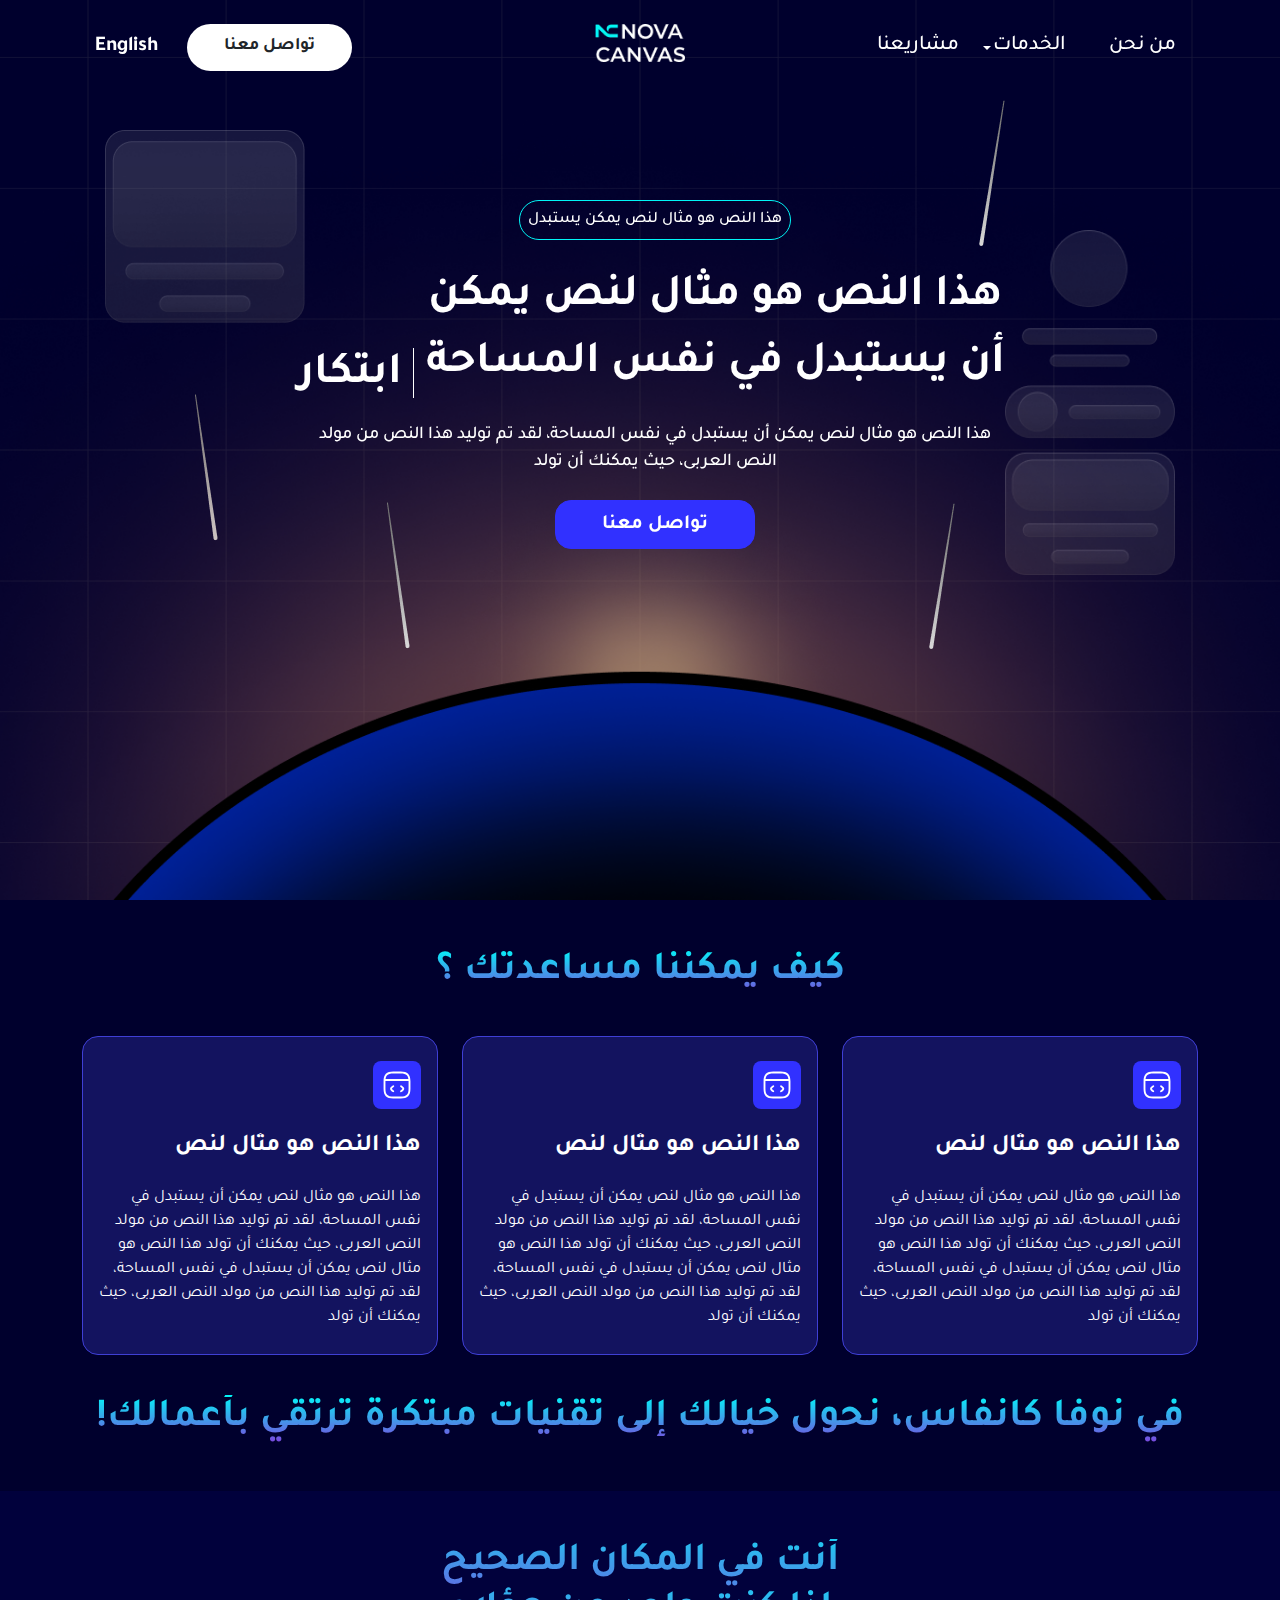
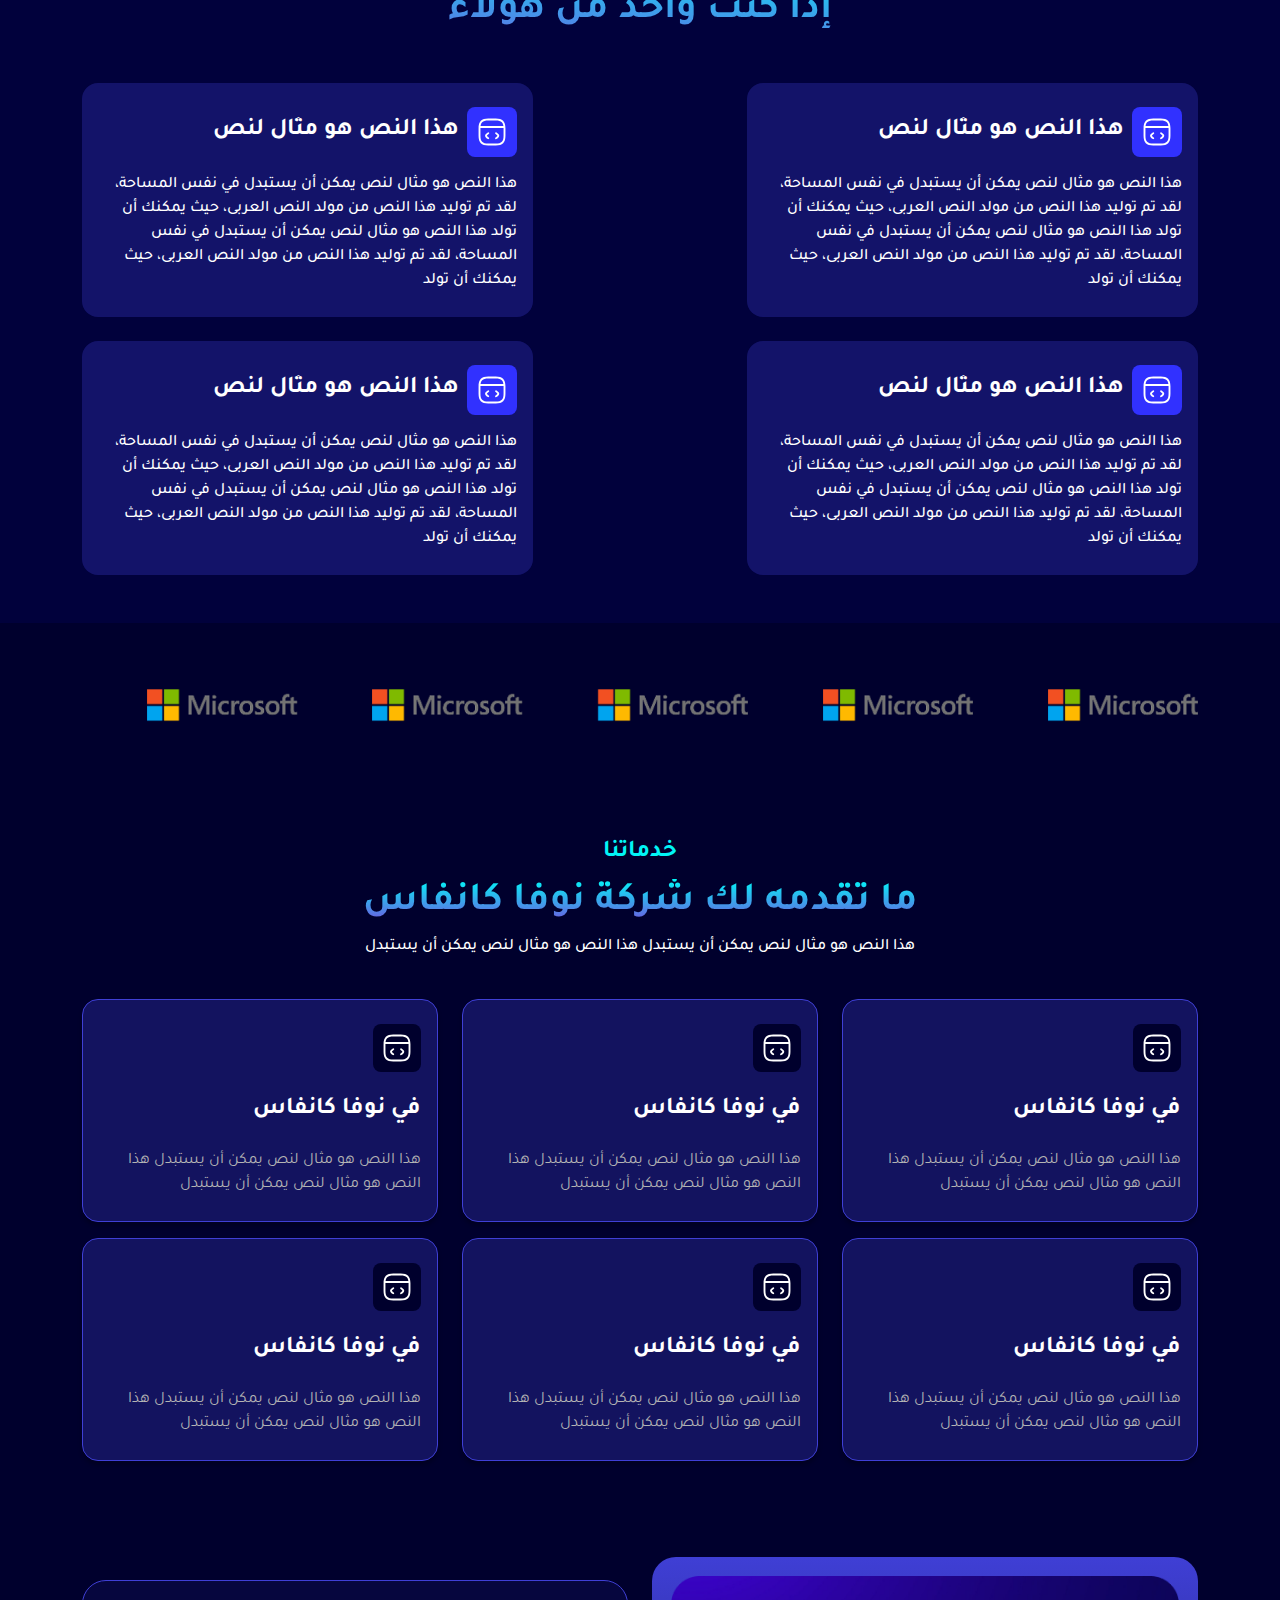
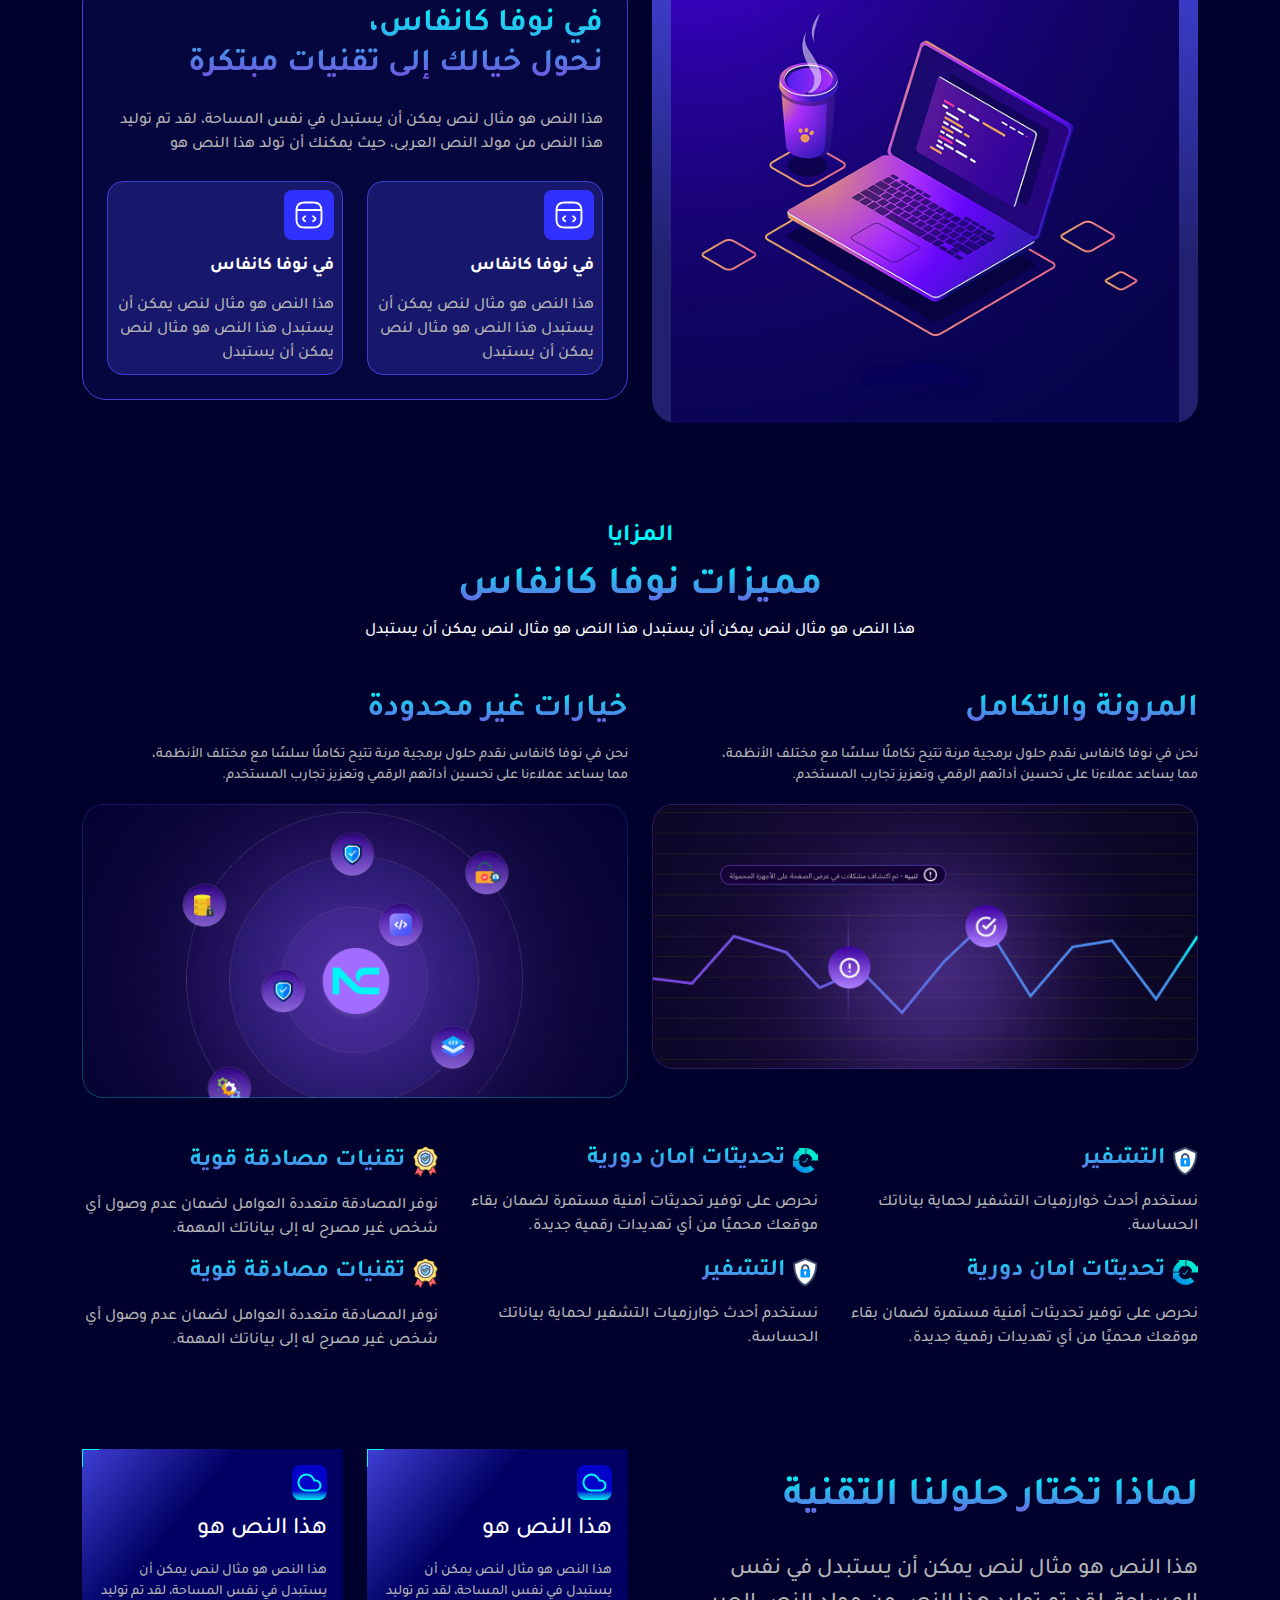
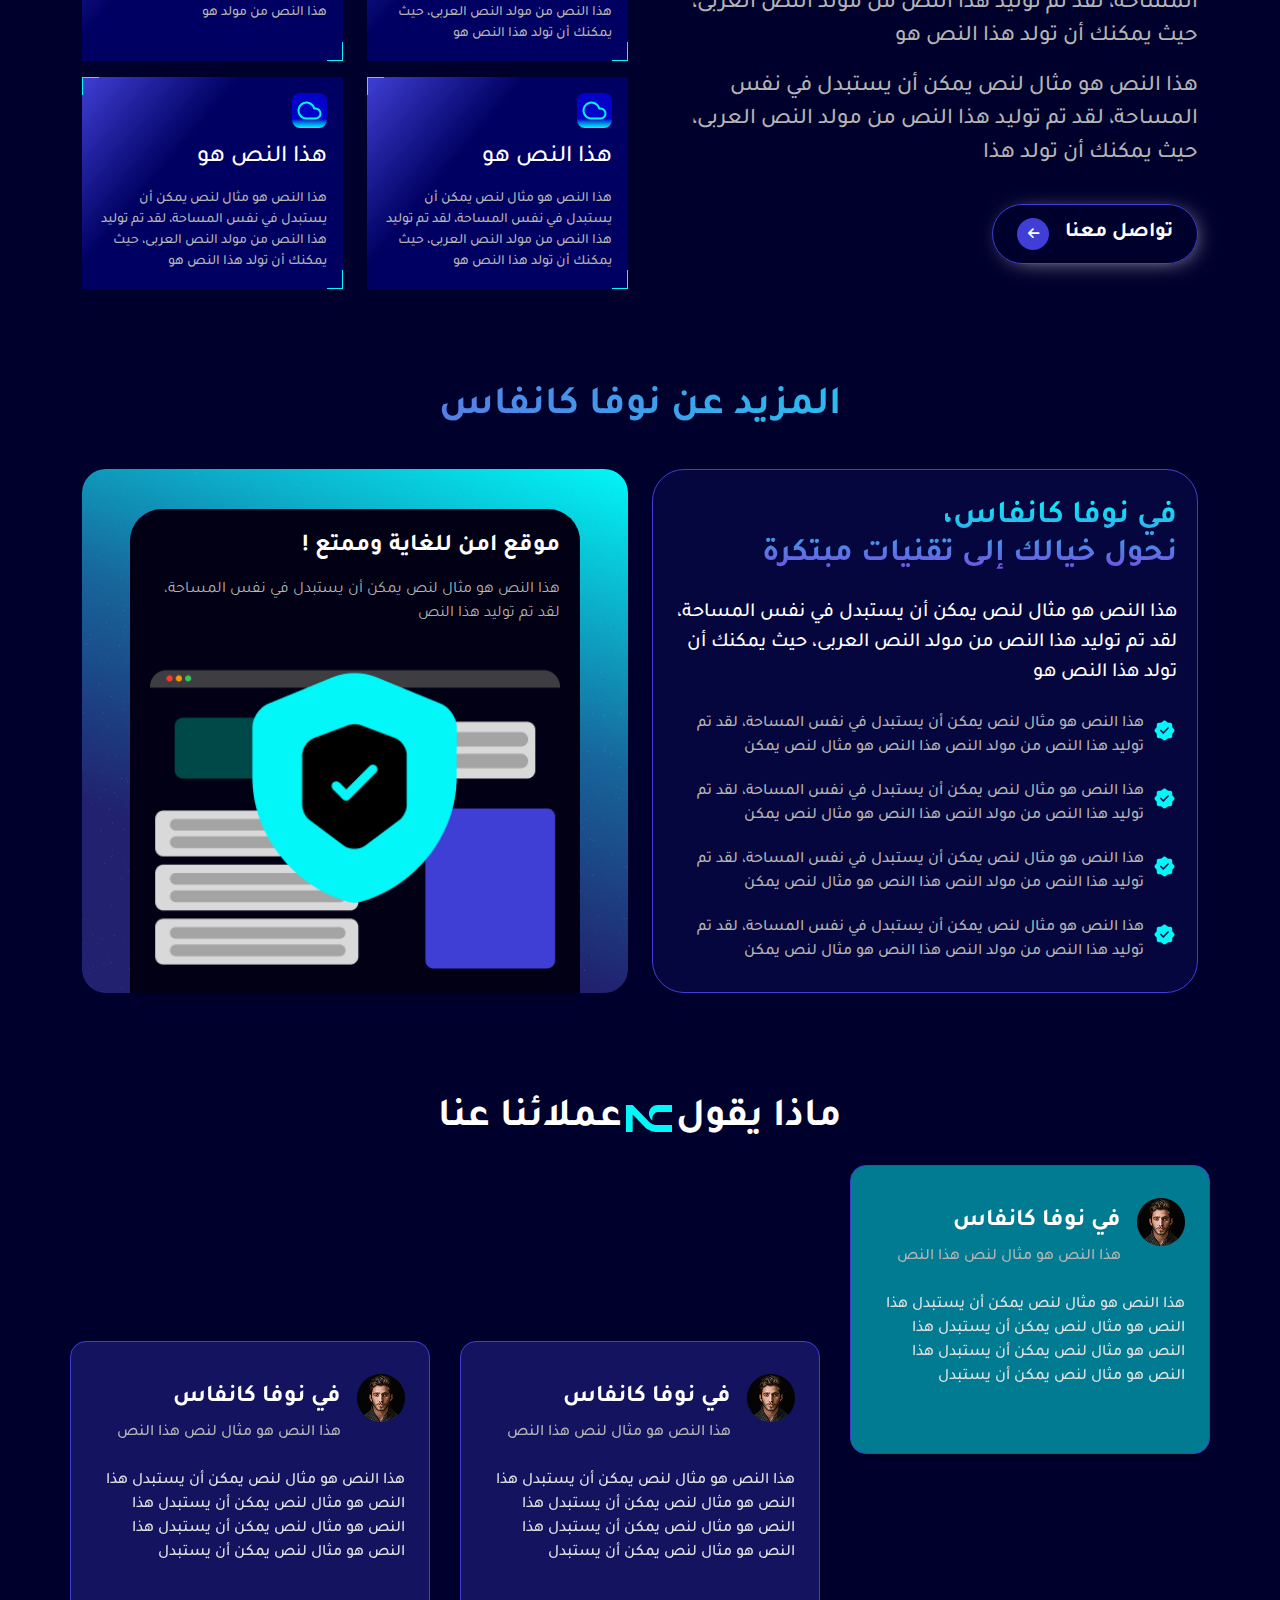
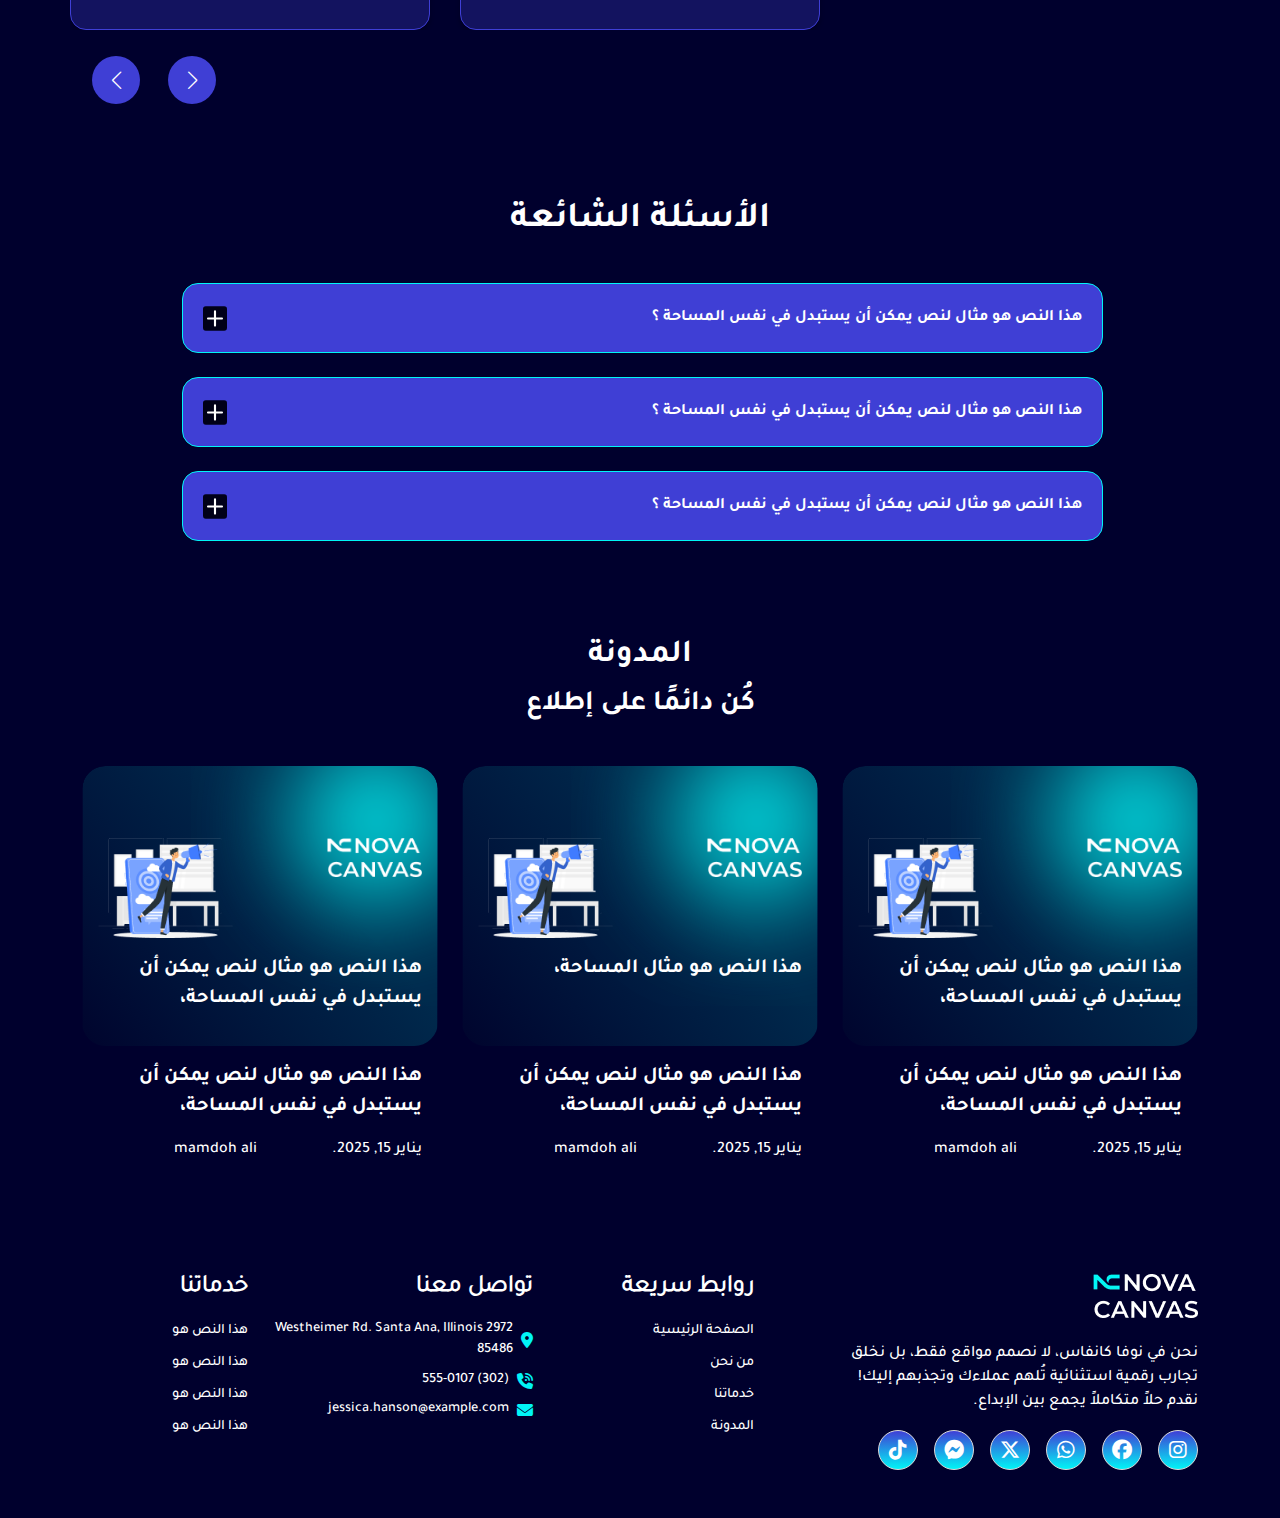
<file: index.html>
<!DOCTYPE html>
<!-- <html lang="ar" dir="ltr"> -->
<html lang="ar" dir="rtl">
<head>
    <!-- meta tag -->
    <meta charset="utf-8">
    <title>Nova Landing Page</title>
    <meta name="description" content="">
    <!-- responsive tag -->
    <meta http-equiv="x-ua-compatible" content="ie=edge">
    <meta name="viewport" content="width=device-width, initial-scale=1">
    <!-- favicon -->
    <link rel="apple-touch-icon" href="assets/image/fav/nova.png">
    <link rel="shortcut icon" type="image/x-icon" href="assets/image/fav/nova.png">
    <!-- bootstrap v5.3.3 css -->
    <!-- <link rel="stylesheet" type="text/css" href="assets/bootstrap/css/bootstrap.min.css"> -->
    <link rel="stylesheet" type="text/css" href="assets/bootstrap/css/bootstrap.rtl.min.css">
    <!-- AOS animation css -->
    <link rel="stylesheet" type="text/css" href="assets/AOS/aos.css">
    <!--Font-awesome-->
    <link rel="stylesheet" href="https://cdnjs.cloudflare.com/ajax/libs/font-awesome/6.4.2/css/all.min.css" />
    <!-- Swiper Slider css -->
    <link rel="stylesheet" type="text/css" href="assets/swiper/css/swiper-bundle.min.css">
    <!-- style css -->
    <link rel="stylesheet" type="text/css" href="assets/sass/general.css">
    <script src="assets/js/gsap.min.js"></script>
    <!--[if lt IE 9]>
            <script src="https://oss.maxcdn.com/html5shiv/3.7.2/html5shiv.min.js"></script>
            <script src="https://oss.maxcdn.com/respond/1.4.2/respond.min.js"></script>
    <![endif]-->
</head>
<body id="vertical">
    <!-- ============================================================== -->
    <!-- Header -->
    <!-- ============================================================== -->
    <header data-lenis-prevent>
        <div class="container">
            <div class="row">
                <div class="col-lg col-2">
                    <nav>
                        <ul class="nav-links d-flex align-items-center gap-3">
                            <li class="position-relative">
                                <a href="about.html" class="btn hover-button p-0">
                                    <span class="top content">من نحن</span>
                                    <span class="bottom content">من نحن</span>
                                </a>
                            </li>
                            <li class="position-relative">
                                <div class="dropdown">
                                    <a href="#" class="btn hover-button p-0 dropdown-toggle d-flex flex-row-reverse align-items-center" type="button" data-bs-toggle="dropdown" aria-expanded="false">
                                        <span class="top content">الخدمات</span>
                                        <span class="bottom content">الخدمات</span>
                                    </a>
                                    <ul class="dropdown-menu">
                                      <li class="mb-1"><a class="dropdown-item" href="#">تصميم مواقع</a></li>
                                      <li class="mb-1"><a class="dropdown-item" href="#">استضافة الويب</a></li>
                                      <li class="mb-1"><a class="dropdown-item" href="#">تصميم مواقع</a></li>
                                      <li class="mb-1"><a class="dropdown-item" href="#">تصميم مواقع</a></li>
                                      <li class="mb-1"><a class="dropdown-item" href="#">استضافة الويب</a></li>
                                      <li class="mb-1"><a class="dropdown-item" href="#">تصميم مواقع</a></li>
                                    </ul>
                                  </div>
                            </li>
                            <li class="position-relative">
                                <a href="projects.html" class="btn hover-button p-0">
                                    <span class="top content">مشاريعنا</span>
                                    <span class="bottom content">مشاريعنا</span>
                                </a>
                            </li>
                            <li class="position-relative d-lg-none d-sm-block">
                                <a href="contact-us.html" class="contact-link text-white">
                                    <span>تواصل معنا</span>
                                </a>
                            </li>
                            <li class="position-relative d-lg-none d-sm-block">
                                <a href="#" class="btn btn-language text-white">english</a>
                            </li>
                           
                        </ul>
                        <div class="menu-toggle">&#9776;</div>
                    </nav>
                </div>
                <div class="col-lg col-10 d-flex header-logo-part">
                    <div class="logo">
                        <a href="index.html">
                            <img width="90px" src="assets/image/logo/logo.webp" alt="logo" />
                        </a>
                    </div>
                </div>
                <div class="col-lg d-lg-flex d-none align-items-center gap-3 justify-content-end">
                    <button class="btn btn-contact-btn border-0 d-flex align-items-center justify-content-center gap-2">
                        <span>تواصل معنا</span>
                        <img width="24px" src="assets/image/icon/Arrow left-circle.svg" alt="icon" />
                    </button>
                    <a href="#" class="btn btn-language text-white">english</a>
                </div>
            </div>
        </div>
    </header>
    <!-- ============================================================== -->
    <!-- Banner -->
    <!-- ============================================================== -->
    <section
        class="banner-section position-relative overflow-hidden d-flex flex-column align-items-center justify-content-center">
        <div class="container flex-grow-1">
            <div class="d-flex flex-wrap justify-content-center align-items-start flex-grow-1">
                <img class="right-image" width="170px" src="assets/image/img/vector-right.png" alt="image"
                    data-aos="zoom-in" />
                <div class="contant position-relative text-center flex-grow-1 d-flex  align-items-center flex-column row-gap-4"
                    data-aos="fade-down">
                    <img class="top-left img-fluid" src="assets/image/img/line-left.png" alt="image" />
                    <span class="d-flex align-items-center justify-content-center sub-title">
                        هذا النص هو مثال لنص يمكن يستبدل
                    </span>
                    <div class="row align-items-end">
                        <div class="col-lg-10 main-title">هذا النص هو مثال لنص يمكن أن يستبدل في نفس المساحة </div>
                        <div class="col-lg-2 v-slider-frame position-relative main-title">
                            <ul class="v-slides">
                                <li class="v-slide">ابتكار</li>
                                <li class="v-slide">تطور</li>
                                <li class="v-slide">امان</li>
                            </ul>
                        </div>
                    </div>
                    <p>
                        هذا النص هو مثال لنص يمكن أن يستبدل في نفس المساحة، لقد تم توليد هذا النص من مولد النص
                        العربى، حيث يمكنك أن تولد
                    </p>
                    <button class="btn btn-primary d-flex align-items-center justify-content-center">تواصل
                        معنا</button>
                    <img class="absolute-left img-fluid" src="assets/image/img/line.png" alt="image" />
                    <img class="absolute-right img-fluid" src="assets/image/img/line-left.png" alt="image" />
                </div>
                <div class="d-flex flex-column align-items-center justify-content-center">
                    <img class="left-image" width="200px" src="assets/image/img/vector-left.png" alt="image" />
                    <img class="animation-image img-fluid" src="assets/image/img/line.png" alt="image" />
                </div>
            </div>
        </div>
        <div class="absolute-image">
            <img class="img-fluid w-100" src="assets/image/img/bottom-banner.png" alt="image" data-aos="fade-up" />
        </div>
    </section>
    <!-- ============================================================== -->
    <!-- Support Message -->
    <!-- ============================================================== -->
    <section class="support-message py-5">
        <div class="container">
            <div class="content d-flex flex-column">
                <div class="row">
                    <h2 class="titel-section text-center">كيف يمكننا مساعدتك ؟</h2>
                </div>
                <div class="row row-gap-3">
                    <div class="col-lg-4 col-md-6">
                        <div class="support-message-card h-100">
                            <div class="icon d-flex align-items-center justify-content-center mb-4">
                                <img width="30" src="assets/image/icon/code.svg" alt="image" />
                            </div>
                            <div class="text d-flex flex-column row-gap-4">
                                <h4>هذا النص هو مثال لنص </h4>
                                <p>
                                    هذا النص هو مثال لنص يمكن أن يستبدل في نفس المساحة، لقد تم توليد هذا النص من مولد
                                    النص العربى، حيث يمكنك أن تولد هذا النص هو مثال لنص يمكن أن يستبدل في نفس المساحة،
                                    لقد تم توليد هذا النص من مولد النص العربى، حيث يمكنك أن تولد
                                </p>
                            </div>
                        </div>
                    </div>
                    <div class="col-lg-4 col-md-6">
                        <div class="support-message-card h-100">
                            <div class="icon d-flex align-items-center justify-content-center mb-4">
                                <img width="30" src="assets/image/icon/code.svg" alt="image" />
                            </div>
                            <div class="text d-flex flex-column row-gap-4">
                                <h4>هذا النص هو مثال لنص </h4>
                                <p>
                                    هذا النص هو مثال لنص يمكن أن يستبدل في نفس المساحة، لقد تم توليد هذا النص من مولد
                                    النص العربى، حيث يمكنك أن تولد هذا النص هو مثال لنص يمكن أن يستبدل في نفس المساحة،
                                    لقد تم توليد هذا النص من مولد النص العربى، حيث يمكنك أن تولد
                                </p>
                            </div>
                        </div>
                    </div>
                    <div class="col-lg-4 col-md-6">
                        <div class="support-message-card h-100">
                            <div class="icon d-flex align-items-center justify-content-center mb-4">
                                <img width="30" src="assets/image/icon/code.svg" alt="image" />
                            </div>
                            <div class="text d-flex flex-column row-gap-4">
                                <h4>هذا النص هو مثال لنص </h4>
                                <p>
                                    هذا النص هو مثال لنص يمكن أن يستبدل في نفس المساحة، لقد تم توليد هذا النص من مولد
                                    النص العربى، حيث يمكنك أن تولد هذا النص هو مثال لنص يمكن أن يستبدل في نفس المساحة،
                                    لقد تم توليد هذا النص من مولد النص العربى، حيث يمكنك أن تولد
                                </p>
                            </div>
                        </div>
                    </div>
                </div>
                <div class="row">
                    <h2 class="titel-section text-center">في نوفا كانفاس، نحول خيالك إلى تقنيات مبتكرة ترتقي بأعمالك!
                    </h2>
                </div>
            </div>
        </div>
    </section>
    <!-- ============================================================== -->
    <!-- User Guidance -->
    <!-- ============================================================== -->
    <section class="user-guidance py-5">
        <div class="container">
            <div class="row">
                <div class="text-center text-title-margin">
                    <h2 class="titel">أنت في المكان الصحيح</h2>
                    <h2 class="titel">إذا كنت واحد من هؤلاء</h2>
                </div>
            </div>
            <div class="row justify-content-between row-gap-4">
                <div class="col-lg-5 col-md-6">
                    <div class="user-guidance-card h-100">
                        <div class="d-flex align-items-center gap-2 mb-3">
                            <div class="icon d-flex align-items-center justify-content-center">
                                <img width="30" src="assets/image/icon/code.svg" alt="image" />
                            </div>
                            <h4>هذا النص هو مثال لنص </h4>
                        </div>
                        <p>
                            هذا النص هو مثال لنص يمكن أن يستبدل في نفس المساحة، لقد تم توليد هذا النص من مولد
                            النص العربى، حيث يمكنك أن تولد هذا النص هو مثال لنص يمكن أن يستبدل في نفس المساحة،
                            لقد تم توليد هذا النص من مولد النص العربى، حيث يمكنك أن تولد
                        </p>
                    </div>
                </div>
                <div class="col-lg-5 col-md-6">
                    <div class="user-guidance-card h-100">
                        <div class="d-flex align-items-center gap-2 mb-3">
                            <div class="icon d-flex align-items-center justify-content-center">
                                <img width="30" src="assets/image/icon/code.svg" alt="image" />
                            </div>
                            <h4>هذا النص هو مثال لنص </h4>
                        </div>
                        <p>
                            هذا النص هو مثال لنص يمكن أن يستبدل في نفس المساحة، لقد تم توليد هذا النص من مولد
                            النص العربى، حيث يمكنك أن تولد هذا النص هو مثال لنص يمكن أن يستبدل في نفس المساحة،
                            لقد تم توليد هذا النص من مولد النص العربى، حيث يمكنك أن تولد
                        </p>
                    </div>
                </div>
                <div class="col-lg-5 col-md-6">
                    <div class="user-guidance-card h-100">
                        <div class="d-flex align-items-center gap-2 mb-3">
                            <div class="icon d-flex align-items-center justify-content-center">
                                <img width="30" src="assets/image/icon/code.svg" alt="image" />
                            </div>
                            <h4>هذا النص هو مثال لنص </h4>
                        </div>
                        <p>
                            هذا النص هو مثال لنص يمكن أن يستبدل في نفس المساحة، لقد تم توليد هذا النص من مولد
                            النص العربى، حيث يمكنك أن تولد هذا النص هو مثال لنص يمكن أن يستبدل في نفس المساحة،
                            لقد تم توليد هذا النص من مولد النص العربى، حيث يمكنك أن تولد
                        </p>
                    </div>
                </div>
                <div class="col-lg-5 col-md-6">
                    <div class="user-guidance-card h-100">
                        <div class="d-flex align-items-center gap-2 mb-3">
                            <div class="icon d-flex align-items-center justify-content-center">
                                <img width="30" src="assets/image/icon/code.svg" alt="image" />
                            </div>
                            <h4>هذا النص هو مثال لنص </h4>
                        </div>
                        <p>
                            هذا النص هو مثال لنص يمكن أن يستبدل في نفس المساحة، لقد تم توليد هذا النص من مولد
                            النص العربى، حيث يمكنك أن تولد هذا النص هو مثال لنص يمكن أن يستبدل في نفس المساحة،
                            لقد تم توليد هذا النص من مولد النص العربى، حيث يمكنك أن تولد
                        </p>
                    </div>
                </div>
            </div>
        </div>
    </section>
    <!-- ============================================================== -->
    <!-- Brands -->
    <!-- ============================================================== -->
    <section class="brands-section py-5">
        <div class="container">
            <!-- Swiper -->
            <div class="swiper mySwiper brands">
                <div class="swiper-wrapper">
                    <div class="swiper-slide">
                        <div class="brand-box d-flex align-items-center justify-content-center">
                            <img class="img-fluid w-100" src="assets/image/brand/brand.png" alt="image" />
                        </div>
                    </div>
                    <!---->
                    <div class="swiper-slide">
                        <div class="brand-box d-flex align-items-center justify-content-center">
                            <img class="img-fluid w-100" src="assets/image/brand/brand.png" alt="image" />
                        </div>
                    </div>
                    <!---->
                    <div class="swiper-slide">
                        <div class="brand-box d-flex align-items-center justify-content-center">
                            <img class="img-fluid w-100" src="assets/image/brand/brand.png" alt="image" />
                        </div>
                    </div>
                    <!---->
                    <div class="swiper-slide">
                        <div class="brand-box d-flex align-items-center justify-content-center">
                            <img class="img-fluid w-100" src="assets/image/brand/brand.png" alt="image" />
                        </div>
                    </div>
                    <!---->
                    <div class="swiper-slide">
                        <div class="brand-box d-flex align-items-center justify-content-center">
                            <img class="img-fluid w-100" src="assets/image/brand/brand.png" alt="image" />
                        </div>
                    </div>
                    <!---->
                    <div class="swiper-slide">
                        <div class="brand-box d-flex align-items-center justify-content-center">
                            <img class="img-fluid w-100" src="assets/image/brand/brand.png" alt="image" />
                        </div>
                    </div>
                    <!---->
                    <div class="swiper-slide">
                        <div class="brand-box d-flex align-items-center justify-content-center">
                            <img class="img-fluid w-100" src="assets/image/brand/brand.png" alt="image" />
                        </div>
                    </div>
                    <!---->
                </div>
            </div>
        </div>
    </section>
    <!-- ============================================================== -->
    <!--Services Section-->
    <!-- ============================================================== -->
    <section class="service-section py-5">
        <div class="container">
            <div class="row">
                <div
                    class="title-section-part d-flex flex-column align-items-cener justify-content-center row-gap-2 text-center">
                    <span class="d-block">خدماتنا</span>
                    <h2 class="titel-section">ما تقدمه لك شركة نوفا كانفاس</h2>
                    <p>هذا النص هو مثال لنص يمكن أن يستبدل هذا النص هو مثال لنص يمكن أن يستبدل </p>
                </div>
            </div>
            <div class="row row-gap-3">
                <div class="col-lg-4 col-md-6">
                    <div class="service-section-card h-100">
                        <div class="icon d-flex align-items-center justify-content-center mb-4">
                            <img width="30" src="assets/image/icon/code.svg" alt="image" />
                        </div>
                        <div class="text d-flex flex-column row-gap-4">
                            <h4>في نوفا كانفاس</h4>
                            <p>
                                هذا النص هو مثال لنص يمكن أن يستبدل هذا النص هو مثال لنص يمكن أن يستبدل
                            </p>
                        </div>
                    </div>
                </div>
                <div class="col-lg-4 col-md-6">
                    <div class="service-section-card h-100">
                        <div class="icon d-flex align-items-center justify-content-center mb-4">
                            <img width="30" src="assets/image/icon/code.svg" alt="image" />
                        </div>
                        <div class="text d-flex flex-column row-gap-4">
                            <h4>في نوفا كانفاس</h4>
                            <p>
                                هذا النص هو مثال لنص يمكن أن يستبدل هذا النص هو مثال لنص يمكن أن يستبدل
                            </p>
                        </div>
                    </div>
                </div>
                <div class="col-lg-4 col-md-6">
                    <div class="service-section-card h-100">
                        <div class="icon d-flex align-items-center justify-content-center mb-4">
                            <img width="30" src="assets/image/icon/code.svg" alt="image" />
                        </div>
                        <div class="text d-flex flex-column row-gap-4">
                            <h4>في نوفا كانفاس</h4>
                            <p>
                                هذا النص هو مثال لنص يمكن أن يستبدل هذا النص هو مثال لنص يمكن أن يستبدل
                            </p>
                        </div>
                    </div>
                </div>
                <div class="col-lg-4 col-md-6">
                    <div class="service-section-card h-100">
                        <div class="icon d-flex align-items-center justify-content-center mb-4">
                            <img width="30" src="assets/image/icon/code.svg" alt="image" />
                        </div>
                        <div class="text d-flex flex-column row-gap-4">
                            <h4>في نوفا كانفاس</h4>
                            <p>
                                هذا النص هو مثال لنص يمكن أن يستبدل هذا النص هو مثال لنص يمكن أن يستبدل
                            </p>
                        </div>
                    </div>
                </div>
                <div class="col-lg-4 col-md-6">
                    <div class="service-section-card h-100">
                        <div class="icon d-flex align-items-center justify-content-center mb-4">
                            <img width="30" src="assets/image/icon/code.svg" alt="image" />
                        </div>
                        <div class="text d-flex flex-column row-gap-4">
                            <h4>في نوفا كانفاس</h4>
                            <p>
                                هذا النص هو مثال لنص يمكن أن يستبدل هذا النص هو مثال لنص يمكن أن يستبدل
                            </p>
                        </div>
                    </div>
                </div>
                <div class="col-lg-4 col-md-6">
                    <div class="service-section-card h-100">
                        <div class="icon d-flex align-items-center justify-content-center mb-4">
                            <img width="30" src="assets/image/icon/code.svg" alt="image" />
                        </div>
                        <div class="text d-flex flex-column row-gap-4">
                            <h4>في نوفا كانفاس</h4>
                            <p>
                                هذا النص هو مثال لنص يمكن أن يستبدل هذا النص هو مثال لنص يمكن أن يستبدل
                            </p>
                        </div>
                    </div>
                </div>
            </div>
        </div>
    </section>
    <!-- ============================================================== -->
    <!-- Nova Innovation -->
    <!-- ============================================================== -->
    <section class="nova-innovation py-5">
        <div class="container">
            <div class="row row-gap-3 align-items-center">
                <div class="col-lg-6 col-md-12">
                    <div class="nova-innovation-image overflow-hidden">
                        <img class="img-fluid w-100 h-100" src="assets/image/img/laptop.png" alt="image" />
                    </div>
                </div>
                <!---->
                <div class="col-lg-6 col-md-12">
                    <div class="nova-innovation-text d-flex flex-column row-gap-4">
                        <div class="title-part">
                            <span class="d-block">في نوفا كانفاس،</span>
                            <span class="d-block">نحول خيالك إلى تقنيات مبتكرة </span>
                        </div>
                        <p>
                            هذا النص هو مثال لنص يمكن أن يستبدل في نفس المساحة، لقد تم توليد هذا النص من مولد النص
                            العربى، حيث يمكنك أن تولد هذا النص هو
                        </p>
                        <div class="row row-gap-3">
                            <div class="col-lg-6 col-md-12">
                                <div class="nova-innovation-card h-100">
                                    <div class="icon d-flex align-items-center justify-content-center mb-3">
                                        <img width="30" src="assets/image/icon/code.svg" alt="image" />
                                    </div>
                                    <div class="text d-flex flex-column row-gap-3">
                                        <h4>في نوفا كانفاس</h4>
                                        <p>
                                            هذا النص هو مثال لنص يمكن أن يستبدل هذا النص هو مثال لنص يمكن أن يستبدل
                                        </p>
                                    </div>
                                </div>
                            </div>
                            <div class="col-lg-6 col-md-12">
                                <div class="nova-innovation-card h-100">
                                    <div class="icon d-flex align-items-center justify-content-center mb-3">
                                        <img width="30" src="assets/image/icon/code.svg" alt="image" />
                                    </div>
                                    <div class="text d-flex flex-column row-gap-3">
                                        <h4>في نوفا كانفاس</h4>
                                        <p>
                                            هذا النص هو مثال لنص يمكن أن يستبدل هذا النص هو مثال لنص يمكن أن يستبدل
                                        </p>
                                    </div>
                                </div>
                            </div>
                        </div>
                    </div>
                </div>
            </div>
        </div>
    </section>
    <!-- ============================================================== -->
    <!-- Advantages Section -->
    <!-- ============================================================== -->
    <section class="advantages-section py-5">
        <div class="container">
            <div class="d-flex flex-column row-gap-5">
                <div class="row">
                    <div
                        class="title-section-part mb-0 d-flex flex-column align-items-cener justify-content-center row-gap-2 text-center">
                        <span class="d-block">المزايا</span>
                        <h2 class="titel-section">مميزات نوفا كانفاس</h2>
                        <p>هذا النص هو مثال لنص يمكن أن يستبدل هذا النص هو مثال لنص يمكن أن يستبدل </p>
                    </div>
                </div>
                <div class="row row-gap-3">
                    <div class="col-lg-6">
                        <div class="advantages-section-description d-flex flex-column row-gap-3">
                            <h3 class="titel-section">المرونة والتكامل</h3>
                            <p>
                                نحن في نوفا كانفاس نقدم حلول برمجية مرنة تتيح تكاملًا سلسًا مع مختلف الأنظمة، مما يساعد
                                عملاءنا على تحسين أدائهم الرقمي وتعزيز تجارب المستخدم.
                            </p>
                            <div class="image">
                                <img class="img-fluid w-100" src="assets/image/img/chart.png" alt="image" />
                            </div>
                        </div>
                    </div>
                    <div class="col-lg-6">
                        <div class="advantages-section-description d-flex flex-column row-gap-3">
                            <h3 class="titel-section">خيارات غير محدودة</h3>
                            <p>
                                نحن في نوفا كانفاس نقدم حلول برمجية مرنة تتيح تكاملًا سلسًا مع مختلف الأنظمة، مما يساعد
                                عملاءنا على تحسين أدائهم الرقمي وتعزيز تجارب المستخدم.
                            </p>
                            <div class="image">
                                <img class="img-fluid w-100" src="assets/image/img/circle.png" alt="image" />
                            </div>
                        </div>
                    </div>
                </div>
                <div class="row row-gap-3">
                    <div class="col-lg-4 col-md-6">
                        <div class="advantages-box h-100">
                            <div class="title d-flex align-items-center gap-2 mb-3">
                                <img width="25px" src="assets/image/icon/cipher.svg" alt="icon" />
                                <span class="d-block titel-section">التشفير</span>
                            </div>
                            <p>نستخدم أحدث خوارزميات التشفير لحماية بياناتك الحساسة.</p>
                        </div>
                    </div>
                    <div class="col-lg-4 col-md-6">
                        <div class="advantages-box h-100">
                            <div class="title d-flex align-items-center gap-2 mb-3">
                                <img width="25px" src="assets/image/icon/secure.svg" alt="icon" />
                                <span class="d-block titel-section">تحديثات أمان دورية</span>
                            </div>
                            <p>نحرص على توفير تحديثات أمنية مستمرة لضمان بقاء موقعك محميًا من أي تهديدات رقمية جديدة.
                            </p>
                        </div>
                    </div>
                    <div class="col-lg-4 col-md-6">
                        <div class="advantages-box h-100">
                            <div class="title d-flex align-items-center gap-2 mb-3">
                                <img width="25px" src="assets/image/icon/strong-certificate.svg" alt="icon" />
                                <span class="d-block titel-section">تقنيات مصادقة قوية</span>
                            </div>
                            <p>نوفر المصادقة متعددة العوامل لضمان عدم وصول أي شخص غير مصرح له إلى بياناتك المهمة.</p>
                        </div>
                    </div>
                    <div class="col-lg-4 col-md-6">
                        <div class="advantages-box h-100">
                            <div class="title d-flex align-items-center gap-2 mb-3">
                                <img width="25px" src="assets/image/icon/secure.svg" alt="icon" />
                                <span class="d-block titel-section">تحديثات أمان دورية</span>
                            </div>
                            <p>نحرص على توفير تحديثات أمنية مستمرة لضمان بقاء موقعك محميًا من أي تهديدات رقمية جديدة.
                            </p>
                        </div>
                    </div>
                    <div class="col-lg-4 col-md-6">
                        <div class="advantages-box h-100">
                            <div class="title d-flex align-items-center gap-2 mb-3">
                                <img width="25px" src="assets/image/icon/cipher.svg" alt="icon" />
                                <span class="d-block titel-section">التشفير</span>
                            </div>
                            <p>نستخدم أحدث خوارزميات التشفير لحماية بياناتك الحساسة.</p>
                        </div>
                    </div>
                    <div class="col-lg-4 col-md-6">
                        <div class="advantages-box h-100">
                            <div class="title d-flex align-items-center gap-2 mb-3">
                                <img width="25px" src="assets/image/icon/strong-certificate.svg" alt="icon" />
                                <span class="d-block titel-section">تقنيات مصادقة قوية</span>
                            </div>
                            <p>نوفر المصادقة متعددة العوامل لضمان عدم وصول أي شخص غير مصرح له إلى بياناتك المهمة.</p>
                        </div>
                    </div>
                </div>
            </div>
        </div>
    </section>
    <!-- ============================================================== -->
    <!-- why-choose-our-tech -->
    <!-- ============================================================== -->
    <section class="why-choose-our-tech py-5">
        <div class="container">
            <div class="row row-gap-3 align-items-center">
                <div class="col-lg-6">
                    <div class="why-choose-title-part d-flex flex-column align-items-start">
                        <h2 class="titel-section">لماذا تختار حلولنا التقنية</h2>
                        <div>
                            <p>
                                هذا النص هو مثال لنص يمكن أن يستبدل في نفس المساحة، لقد تم توليد هذا النص من مولد النص
                                العربى، حيث يمكنك أن تولد هذا النص هو
                            </p>
                            <p>
                                هذا النص هو مثال لنص يمكن أن يستبدل في نفس المساحة، لقد تم توليد هذا النص من مولد النص
                                العربى، حيث يمكنك أن تولد هذا
                            </p>
                        </div>
                        <a href="#"
                            class="btn btn-outline-primary d-flex align-items-center justify-content-start gap-3">
                            <span>تواصل معنا </span>
                            <span class="icon d-flex align-items-center justify-content-center">
                                <i class="fa-solid fa-arrow-left"></i>
                            </span>
                        </a>
                    </div>
                </div>
                <!---->
                <div class="col-lg-6">
                    <div class="row row-gap-3">
                        <div class="col-lg-6 col-md-6">
                            <div
                                class="why-box hover-border-1 position-relative px-3 py-3 d-flex flex-column row-gap-3 h-100">
                                <div class="icon d-flex align-items-center justify-content-center">
                                    <img width="25px" src="assets/image/icon/cloud.svg" alt="icon" />
                                </div>
                                <h4>هذا النص هو</h4>
                                <p>
                                    هذا النص هو مثال لنص يمكن أن يستبدل في نفس المساحة، لقد تم توليد هذا النص من مولد
                                    النص العربى، حيث يمكنك أن تولد هذا النص هو
                                </p>
                            </div>
                        </div>
                        <!---->
                        <div class="col-lg-6 col-md-6">
                            <div
                                class="why-box hover-border-1 position-relative px-3 py-3 d-flex flex-column row-gap-3 h-100">
                                <div class="icon d-flex align-items-center justify-content-center">
                                    <img width="25px" src="assets/image/icon/cloud.svg" alt="icon" />
                                </div>
                                <h4>هذا النص هو</h4>
                                <p>
                                    هذا النص هو مثال لنص يمكن أن يستبدل في نفس المساحة، لقد تم توليد هذا النص من مولد هو
                                </p>
                            </div>
                        </div>
                        <!---->
                        <div class="col-lg-6 col-md-6">
                            <div
                                class="why-box hover-border-1 position-relative px-3 py-3 d-flex flex-column row-gap-3 h-100">
                                <div class="icon d-flex align-items-center justify-content-center">
                                    <img width="25px" src="assets/image/icon/cloud.svg" alt="icon" />
                                </div>
                                <h4>هذا النص هو</h4>
                                <p>
                                    هذا النص هو مثال لنص يمكن أن يستبدل في نفس المساحة، لقد تم توليد هذا النص من مولد
                                    النص العربى، حيث يمكنك أن تولد هذا النص هو
                                </p>
                            </div>
                        </div>
                        <!---->
                        <div class="col-lg-6 col-md-6">
                            <div
                                class="why-box hover-border-1 position-relative px-3 py-3 d-flex flex-column row-gap-3 h-100">
                                <div class="icon d-flex align-items-center justify-content-center">
                                    <img width="25px" src="assets/image/icon/cloud.svg" alt="icon" />
                                </div>
                                <h4>هذا النص هو</h4>
                                <p>
                                    هذا النص هو مثال لنص يمكن أن يستبدل في نفس المساحة، لقد تم توليد هذا النص من مولد
                                    النص العربى، حيث يمكنك أن تولد هذا النص هو
                                </p>
                            </div>
                        </div>
                        <!---->
                    </div>
                </div>
            </div>
        </div>
    </section>
    <!-- ============================================================== -->
    <!-- Nova Section -->
    <!-- ============================================================== -->
    <section class="nava-section py-5">
        <div class="container">
            <div class="row">
                <h3 class="nava-section-title text-center">المزيد عن نوفا كانفاس</h3>
            </div>
            <div class="row row-gap-3">
                <div class="col-lg-6">
                    <div class="nava-section-details d-flex flex-column row-gap-4 h-100">
                        <h4 class="titel-section">
                            <span class="d-block">في نوفا كانفاس،</span>
                            <span class="d-block">نحول خيالك إلى تقنيات مبتكرة </span>
                        </h4>
                        <p>
                            هذا النص هو مثال لنص يمكن أن يستبدل في نفس المساحة، لقد تم توليد هذا النص من مولد النص
                            العربى، حيث يمكنك أن تولد هذا النص هو
                        </p>
                        <ul>
                            <li class="d-flex align-items-center gap-2">
                                <span>هذا النص هو مثال لنص يمكن أن يستبدل في نفس المساحة، لقد تم توليد هذا النص من مولد
                                    النص هذا النص هو مثال لنص يمكن</span>
                            </li>
                            <li class="d-flex align-items-center gap-2">
                                <span>هذا النص هو مثال لنص يمكن أن يستبدل في نفس المساحة، لقد تم توليد هذا النص من مولد
                                    النص هذا النص هو مثال لنص يمكن</span>
                            </li>
                            <li class="d-flex align-items-center gap-2">
                                <span>هذا النص هو مثال لنص يمكن أن يستبدل في نفس المساحة، لقد تم توليد هذا النص من مولد
                                    النص هذا النص هو مثال لنص يمكن</span>
                            </li>
                            <li class="d-flex align-items-center gap-2">
                                <span>هذا النص هو مثال لنص يمكن أن يستبدل في نفس المساحة، لقد تم توليد هذا النص من مولد
                                    النص هذا النص هو مثال لنص يمكن</span>
                            </li>
                        </ul>
                    </div>
                </div>
                <div class="col-lg-6">
                    <div class="nava-section-image position-relative d-flex align-items-end justify-content-end h-100">
                        <div class="content position-relative d-flex flex-column justify-content-between row-gap-4">
                            <div class="d-flex flex-column row-gap-3">
                                <h5>موقع امن للغاية وممتع !</h5>
                                <p>
                                    هذا النص هو مثال لنص يمكن أن يستبدل في نفس المساحة، لقد تم توليد هذا النص
                                </p>
                            </div>
                            <img class="img-fluid w-100" src="assets/image/img/website.png" alt="image" />
                        </div>
                    </div>
                </div>
            </div>
        </div>
    </section>
    <!-- ============================================================== -->
    <!--Customer Reviews -->
    <!-- ============================================================== -->
    <section class="customer-reviews py-5">
        <div class="container">
            <div class="row mb-3">
                <div class="titel d-flex flex-wrap align-items-center justify-content-center gap-1">
                    <span>ماذا يقول</span>
                    <img width="46px" src="assets/image/icon/icon-title.svg" alt="icon" />
                    <span>عملائنا عنا</span>
                </div>
            </div>
            <div class="row">
                <!-- Swiper -->
                <div class="swiper mySwiper customerSwiper">
                    <div class="swiper-wrapper">
                        <div class="swiper-slide">
                            <div class="customer-reviews-card">
                                <div class="card-header d-flex flex-wrap align-items-baseline gap-3 mb-4">
                                    <div class="card-header-image">
                                        <img width="100%" src="assets/image/img/client.png" alt="image" />
                                    </div>
                                    <div class="card-header-text d-flex flex-column row-gap-2">
                                        <h5>في نوفا كانفاس</h5>
                                        <p>هذا النص هو مثال لنص هذا النص </p>
                                    </div>
                                </div>
                                <div class="card-body">
                                    <p>
                                        هذا النص هو مثال لنص يمكن أن يستبدل هذا النص هو مثال لنص يمكن أن يستبدل هذا النص
                                        هو مثال
                                        لنص يمكن أن يستبدل هذا النص هو مثال لنص يمكن أن يستبدل
                                    </p>
                                </div>
                            </div>
                        </div>
                        <!---->
                        <div class="swiper-slide">
                            <div class="customer-reviews-card">
                                <div class="card-header d-flex flex-wrap align-items-baseline gap-3 mb-4">
                                    <div class="card-header-image">
                                        <img width="100%" src="assets/image/img/client.png" alt="image" />
                                    </div>
                                    <div class="card-header-text d-flex flex-column row-gap-2">
                                        <h5>في نوفا كانفاس</h5>
                                        <p>هذا النص هو مثال لنص هذا النص </p>
                                    </div>
                                </div>
                                <div class="card-body">
                                    <p>
                                        هذا النص هو مثال لنص يمكن أن يستبدل هذا النص هو مثال لنص يمكن أن يستبدل هذا النص
                                        هو مثال
                                        لنص يمكن أن يستبدل هذا النص هو مثال لنص يمكن أن يستبدل
                                    </p>
                                </div>
                            </div>
                        </div>
                        <!---->
                        <div class="swiper-slide">
                            <div class="customer-reviews-card">
                                <div class="card-header d-flex flex-wrap align-items-baseline gap-3 mb-4">
                                    <div class="card-header-image">
                                        <img width="100%" src="assets/image/img/client.png" alt="image" />
                                    </div>
                                    <div class="card-header-text d-flex flex-column row-gap-2">
                                        <h5>في نوفا كانفاس</h5>
                                        <p>هذا النص هو مثال لنص هذا النص </p>
                                    </div>
                                </div>
                                <div class="card-body">
                                    <p>
                                        هذا النص هو مثال لنص يمكن أن يستبدل هذا النص هو مثال لنص يمكن أن يستبدل هذا النص
                                        هو مثال
                                        لنص يمكن أن يستبدل هذا النص هو مثال لنص يمكن أن يستبدل
                                    </p>
                                </div>
                            </div>
                        </div>
                        <!---->
                        <div class="swiper-slide">
                            <div class="customer-reviews-card">
                                <div class="card-header d-flex flex-wrap align-items-baseline gap-3 mb-4">
                                    <div class="card-header-image">
                                        <img width="100%" src="assets/image/img/client.png" alt="image" />
                                    </div>
                                    <div class="card-header-text d-flex flex-column row-gap-2">
                                        <h5>في نوفا كانفاس</h5>
                                        <p>هذا النص هو مثال لنص هذا النص </p>
                                    </div>
                                </div>
                                <div class="card-body">
                                    <p>
                                        هذا النص هو مثال لنص يمكن أن يستبدل هذا النص هو مثال لنص يمكن أن يستبدل هذا النص
                                        هو مثال
                                        لنص يمكن أن يستبدل هذا النص هو مثال لنص يمكن أن يستبدل
                                    </p>
                                </div>
                            </div>
                        </div>
                        <!---->
                    </div>
                </div>
            </div>
            <div class="arrow-slider d-flex align-items-center justify-content-end gap-5 mt-5">
                <div
                    class="swiper-button-next swiper-btn position-relative d-flex align-items-center justify-content-center">
                </div>
                <div
                    class="swiper-button-prev swiper-btn position-relative d-flex align-items-center justify-content-center">
                </div>
            </div>
        </div>
    </section>
    <!-- ============================================================== -->
    <!-- Common Question -->
    <!-- ============================================================== -->
    <section class="common-question py-5">
        <div class="container">
            <div class="row justify-content-center">
                <div class="col-lg-10">
                    <h2 class="text-center title-common-question">الأسئلة الشائعة</h2>
                    <div class="accordion accordion-flush d-flex flex-column row-gap-4" id="accordionFlushExample">
                        <div class="accordion-item border-0">
                            <h2 class="accordion-header">
                                <button class="accordion-button text-white collapsed" type="button"
                                    data-bs-toggle="collapse" data-bs-target="#flush-collapseOne" aria-expanded="false"
                                    aria-controls="flush-collapseOne">
                                    هذا النص هو مثال لنص يمكن أن يستبدل في نفس المساحة ؟
                                </button>
                            </h2>
                            <div id="flush-collapseOne" class="accordion-collapse collapse"
                                data-bs-parent="#accordionFlushExample">
                                <p>
                                    هذا النص هو مثال لنص يمكن أن يستبدل في نفس المساحة، لقد تم توليد هذا النص من مولد
                                    النص العربى، حيث يمكنك أن تولد هذا النص هو هذا النص هو مثال لنص يمكن أن يستبدل في
                                    نفس المساحة، لقد تم توليد هذا النص من مولد النص العربى، حيث يمكنك أن تولد هذا النص
                                    هو
                                </p>
                            </div>
                        </div>
                        <div class="accordion-item border-0">
                            <h2 class="accordion-header">
                                <button class="accordion-button text-white  collapsed" type="button"
                                    data-bs-toggle="collapse" data-bs-target="#flush-collapseTwo" aria-expanded="false"
                                    aria-controls="flush-collapseTwo">
                                    هذا النص هو مثال لنص يمكن أن يستبدل في نفس المساحة ؟
                                </button>
                            </h2>
                            <div id="flush-collapseTwo" class="accordion-collapse collapse"
                                data-bs-parent="#accordionFlushExample">
                                <p>
                                    هذا النص هو مثال لنص يمكن أن يستبدل في نفس المساحة، لقد تم توليد هذا النص من مولد
                                    النص العربى، حيث يمكنك أن تولد هذا النص هو هذا النص هو مثال لنص يمكن أن يستبدل في
                                    نفس المساحة، لقد تم توليد هذا النص من مولد النص العربى، حيث يمكنك أن تولد هذا النص
                                    هو
                                </p>
                            </div>
                        </div>
                        <div class="accordion-item border-0">
                            <h2 class="accordion-header">
                                <button class="accordion-button text-white  collapsed" type="button"
                                    data-bs-toggle="collapse" data-bs-target="#flush-collapseThree"
                                    aria-expanded="false" aria-controls="flush-collapseThree">
                                    هذا النص هو مثال لنص يمكن أن يستبدل في نفس المساحة ؟
                                </button>
                            </h2>
                            <div id="flush-collapseThree" class="accordion-collapse collapse"
                                data-bs-parent="#accordionFlushExample">
                                <p>
                                    هذا النص هو مثال لنص يمكن أن يستبدل في نفس المساحة، لقد تم توليد هذا النص من مولد
                                    النص العربى، حيث يمكنك أن تولد هذا النص هو هذا النص هو مثال لنص يمكن أن يستبدل في
                                    نفس المساحة، لقد تم توليد هذا النص من مولد النص العربى، حيث يمكنك أن تولد هذا النص
                                    هو
                                </p>
                            </div>
                        </div>
                    </div>
                </div>
            </div>
        </div>
    </section>
    <!-- ============================================================== -->
    <!--Blog Section-->
    <!-- ============================================================== -->
    <section class="blog-section py-5">
        <div class="container">
            <div class="row">
                <div class="blog-section-title d-flex flex-column justify-content-center align-items-center row-gap-2">
                    <h2>المدونة</h2>
                    <p>كُن دائمًا على إطلاع</p>
                </div>
            </div>
            <div class="row row-gap-3">
                <div class="col-lg-4 col-md-6">
                    <div class="blog-section-card">
                        <div class="card-header position-relative h-100 mb-3">
                            <div class="image-part d-flex justify-content-between align-items-start mb-3">
                                <img class="logo" width="95px" src="assets/image/img/nova-white-logo.png" alt="image"/>
                                <img class="frame" width="135px" src="assets/image/img/Frame.png" alt="image"/>
                            </div>
                            <p>
                                هذا النص هو مثال لنص يمكن أن يستبدل في نفس المساحة، 
                            </p>
                        </div>
                        <div class="card-body">
                            <p>هذا النص هو مثال لنص يمكن أن يستبدل في نفس المساحة، </p>
                            <div class="d-flex flex-wrap mt-3">
                                <span class="d-block flex-grow-1">يناير 15, 2025.</span>
                                <span class="d-block flex-grow-1">mamdoh ali</span>
                            </div>
                        </div>
                    </div>
                </div>
                <!---->
                <div class="col-lg-4 col-md-6">
                    <div class="blog-section-card">
                        <div class="card-header position-relative h-100 mb-3">
                            <div class="image-part d-flex justify-content-between align-items-start mb-3">
                                <img class="logo" width="95px" src="assets/image/img/nova-white-logo.png" alt="image"/>
                                <img class="frame" width="135px" src="assets/image/img/Frame.png" alt="image"/>
                            </div>
                            <p>
                                هذا النص هو مثال المساحة، 
                            </p>
                        </div>
                        <div class="card-body">
                            <p>هذا النص هو مثال لنص يمكن أن يستبدل في نفس المساحة، </p>
                            <div class="d-flex flex-wrap mt-3">
                                <span class="d-block flex-grow-1">يناير 15, 2025.</span>
                                <span class="d-block flex-grow-1">mamdoh ali</span>
                            </div>
                        </div>
                    </div>
                </div>
                <!---->
                <div class="col-lg-4 col-md-6">
                    <div class="blog-section-card">
                        <div class="card-header position-relative h-100 mb-3">
                            <div class="image-part d-flex justify-content-between align-items-start mb-3">
                                <img class="logo" width="95px" src="assets/image/img/nova-white-logo.png" alt="image"/>
                                <img class="frame" width="135px" src="assets/image/img/Frame.png" alt="image"/>
                            </div>
                            <p>
                                هذا النص هو مثال لنص يمكن أن يستبدل في نفس المساحة، 
                            </p>
                        </div>
                        <div class="card-body">
                            <p>هذا النص هو مثال لنص يمكن أن يستبدل في نفس المساحة، </p>
                            <div class="d-flex flex-wrap mt-3">
                                <span class="d-block flex-grow-1">يناير 15, 2025.</span>
                                <span class="d-block flex-grow-1">mamdoh ali</span>
                            </div>
                        </div>
                    </div>
                </div>
                <!---->
            </div>
        </div>
    </section>
    <!-- ============================================================== -->
    <!--Footer -->
    <!-- ============================================================== -->
    <footer class="py-5">
        <div class="container">
            <div class="row row-gap-4">
                <div class="col-lg-4 col-md-6">
                    <div class="footer-description">
                        <a href="index.html" class="d-block mb-4">
                            <img src="assets/image/logo/logo.webp" alt="image" />
                        </a>
                        <p class="mb-3">
                            نحن في نوفا كانفاس، لا نصمم مواقع فقط، بل نخلق تجارب رقمية استثنائية تُلهم عملاءك وتجذبهم
                            إليك! نقدم حلاً متكاملاً يجمع بين الإبداع.
                        </p>
                        <ul class="social-links d-flex flex-wrap align-items-center gap-3">
                            <li>
                                <a href="#" class="d-flex align-items-center justify-content-center text-white">
                                    <i class="fa-brands fa-instagram"></i>
                                </a>
                            </li>
                            <li>
                                <a href="#" class="d-flex align-items-center justify-content-center text-white">
                                    <i class="fa-brands fa-facebook"></i>
                                </a>
                            </li>
                            <li>
                                <a href="#" class="d-flex align-items-center justify-content-center text-white">
                                    <i class="fa-brands fa-whatsapp"></i>
                                </a>
                            </li>
                            <li>
                                <a href="#" class="d-flex align-items-center justify-content-center text-white">
                                    <i class="fa-brands fa-x-twitter"></i>
                                </a>
                            </li>
                            <li>
                                <a href="#" class="d-flex align-items-center justify-content-center text-white">
                                    <i class="fa-brands fa-facebook-messenger"></i>
                                </a>
                            </li>
                            <li>
                                <a href="#" class="d-flex align-items-center justify-content-center text-white">
                                    <i class="fa-brands fa-tiktok"></i>
                                </a>
                            </li>
                        </ul>
                    </div>
                </div>
                <!---->
                <div class="col-lg-3 col-md-6 d-flex justify-content-lg-center">
                    <div class="footer-link">
                        <h4 class="footer-title mb-3">روابط سريعة</h4>
                        <ul class="list-link d-flex flex-column row-gap-2">
                            <li>
                                <a href="#">الصفحة الرئيسية</a>
                            </li>
                            <li>
                                <a href="#">من نحن</a>
                            </li>
                            <li>
                                <a href="#">خدماتنا</a>
                            </li>
                            <li>
                                <a href="#">المدونة</a>
                            </li>
                        </ul>
                    </div>
                </div>
                <!---->
                <div class="col-lg-3 col-md-6 d-flex">
                    <div class="footer-link">
                        <h4 class="footer-title mb-3">تواصل معنا</h4>
                        <ul class="list-link d-flex flex-column row-gap-2">
                            <li>
                                <a href="#" class="d-flex align-items-center gap-2">
                                    <i class="fa-solid fa-location-dot"></i>
                                    <span>2972 Westheimer Rd. Santa Ana, Illinois 85486 </span>
                                </a>
                            </li>
                            <li>
                                <a href="#" class="d-flex align-items-center gap-2">
                                    <i class="fa-solid fa-phone-volume"></i>
                                    <span>(302) 555-0107</span>
                                </a>
                            </li>
                            <li>
                                <a href="#" class="d-flex align-items-center gap-2">
                                    <i class="fa-solid fa-envelope"></i>
                                    <span>jessica.hanson@example.com</span>
                                </a>
                            </li>
                        </ul>
                    </div>
                </div>
                <!---->
                <div class="col-lg-2 col-md-6 d-flex">
                    <div class="footer-link">
                        <h4 class="footer-title mb-3">خدماتنا</h4>
                        <ul class="list-link d-flex flex-column row-gap-2">
                            <li>
                                <a href="#">هذا النص هو</a>
                            </li>
                            <li>
                                <a href="#">هذا النص هو</a>
                            </li>
                            <li>
                                <a href="#">هذا النص هو</a>
                            </li>
                            <li>
                                <a href="#">هذا النص هو</a>
                            </li>
                        </ul>
                    </div>
                </div>
            </div>
        </div>
    </footer>
    <!-- ============================================================== -->
    <!-- back-to-top -->
    <!-- ============================================================== -->
    <button class="back-to-top p-0 m-0" type="button"></button>
    <script src="assets/bootstrap/js/bootstrap.bundle.min.js"></script>
    <script src="https://cdnjs.cloudflare.com/ajax/libs/popper.js/1.14.3/umd/popper.min.js"></script>
    <!--JQuery Js-->
    <script src="assets/jq/jQuery.js"></script>
    <!-- AOS JS -->
    <script src="assets/AOS/aos.js"></script>
    <!--ScrollTrigger-->
    <script src="assets/js/ScrollTrigger.min.js"></script>
    <!--lenis-->
    <script src="assets/js/lenis.js"></script>
    <script src="assets/js/imagesloaded.pkgd.min.js"></script>
    <script src="assets/js/script_lenis.js"></script>
    <!-- Swiper JS -->
    <script src="assets/swiper/js/swiper.min.js"></script>
    <!--Main Js-->
    <script src="assets/js/main.js"></script>
    <script>
        var vsOpts = {
            $slides: $('.v-slide'),
            $list: $('.v-slides'),
            duration: 6,
            lineHeight: 50
        }

        var vSlide = new TimelineMax({
            paused: true,
            repeat: -1
        })

        vsOpts.$slides.each(function (i) {
            vSlide.to(vsOpts.$list, vsOpts.duration / vsOpts.$slides.length, {
                y: i * -1 * vsOpts.lineHeight,
                ease: Elastic.easeOut.config(1, 0.4)
            })
        })
        vSlide.play()
    </script>
</body>

</html>
</file>
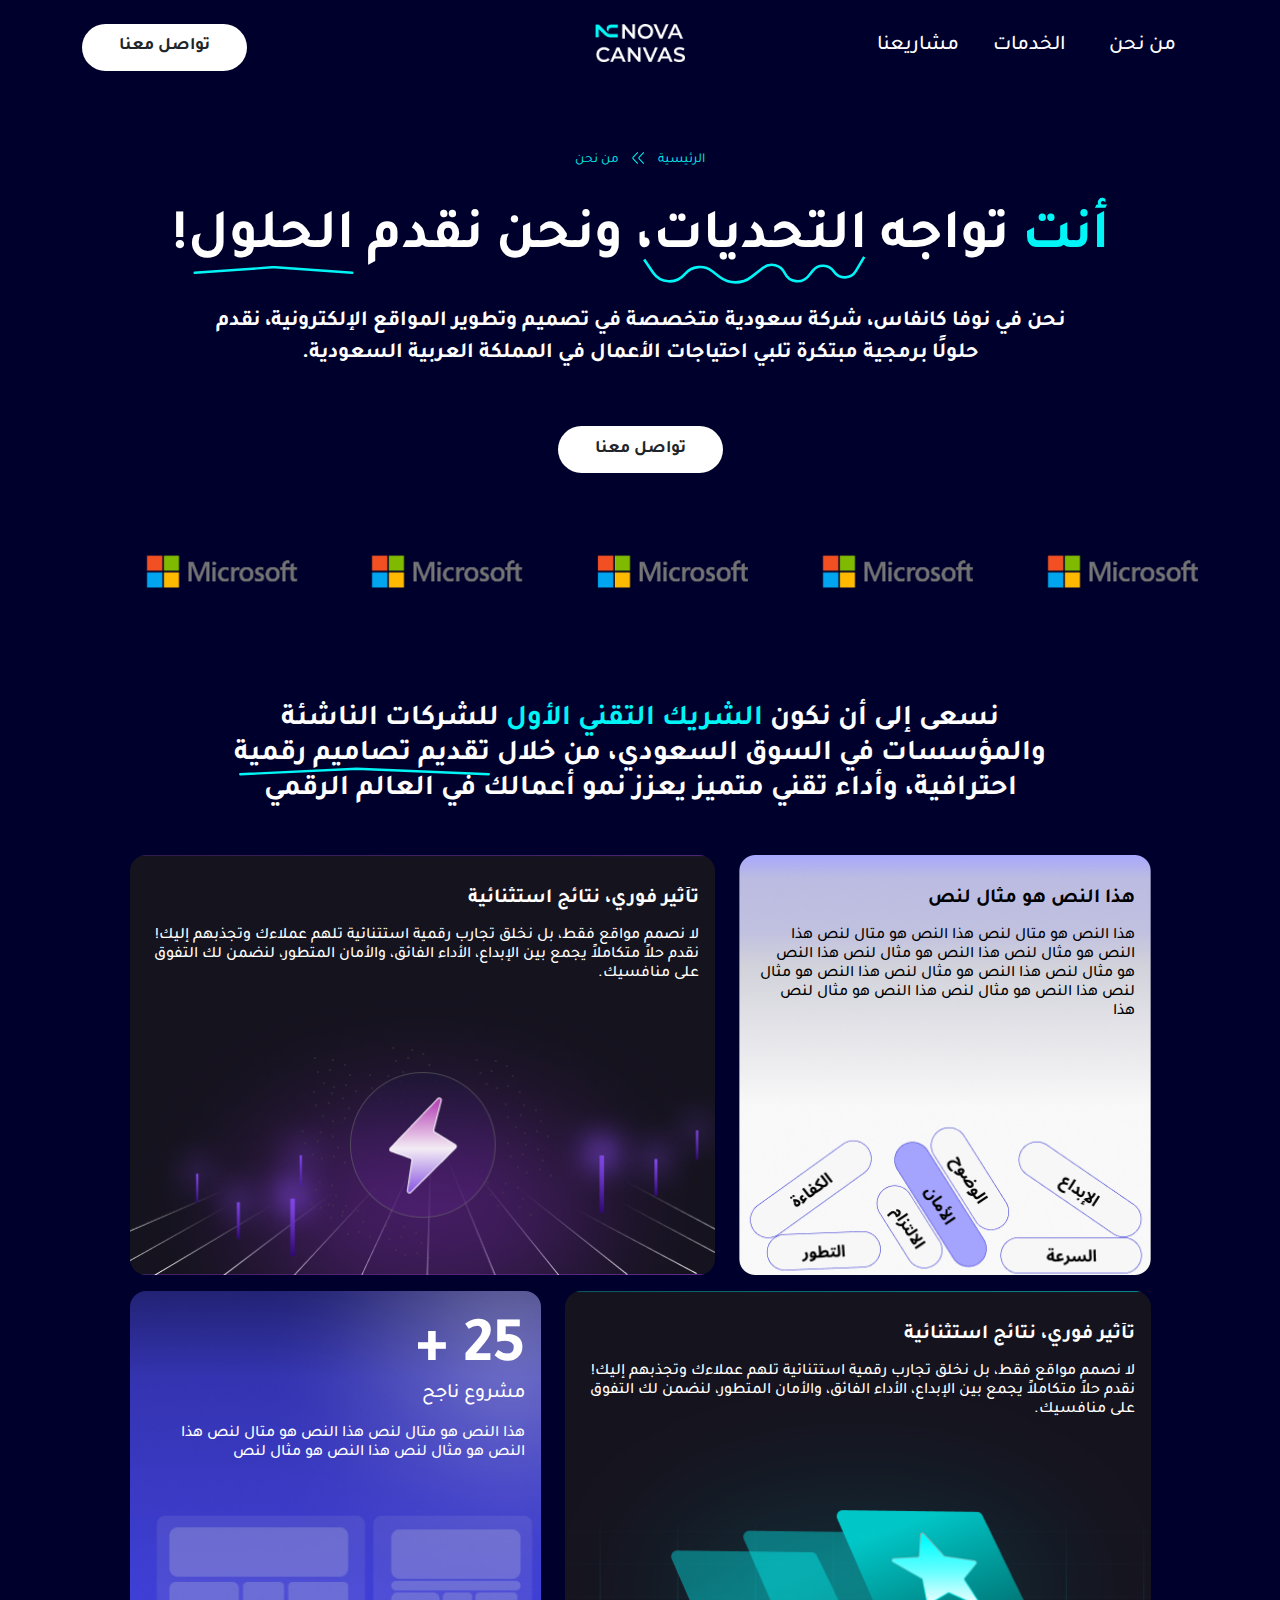
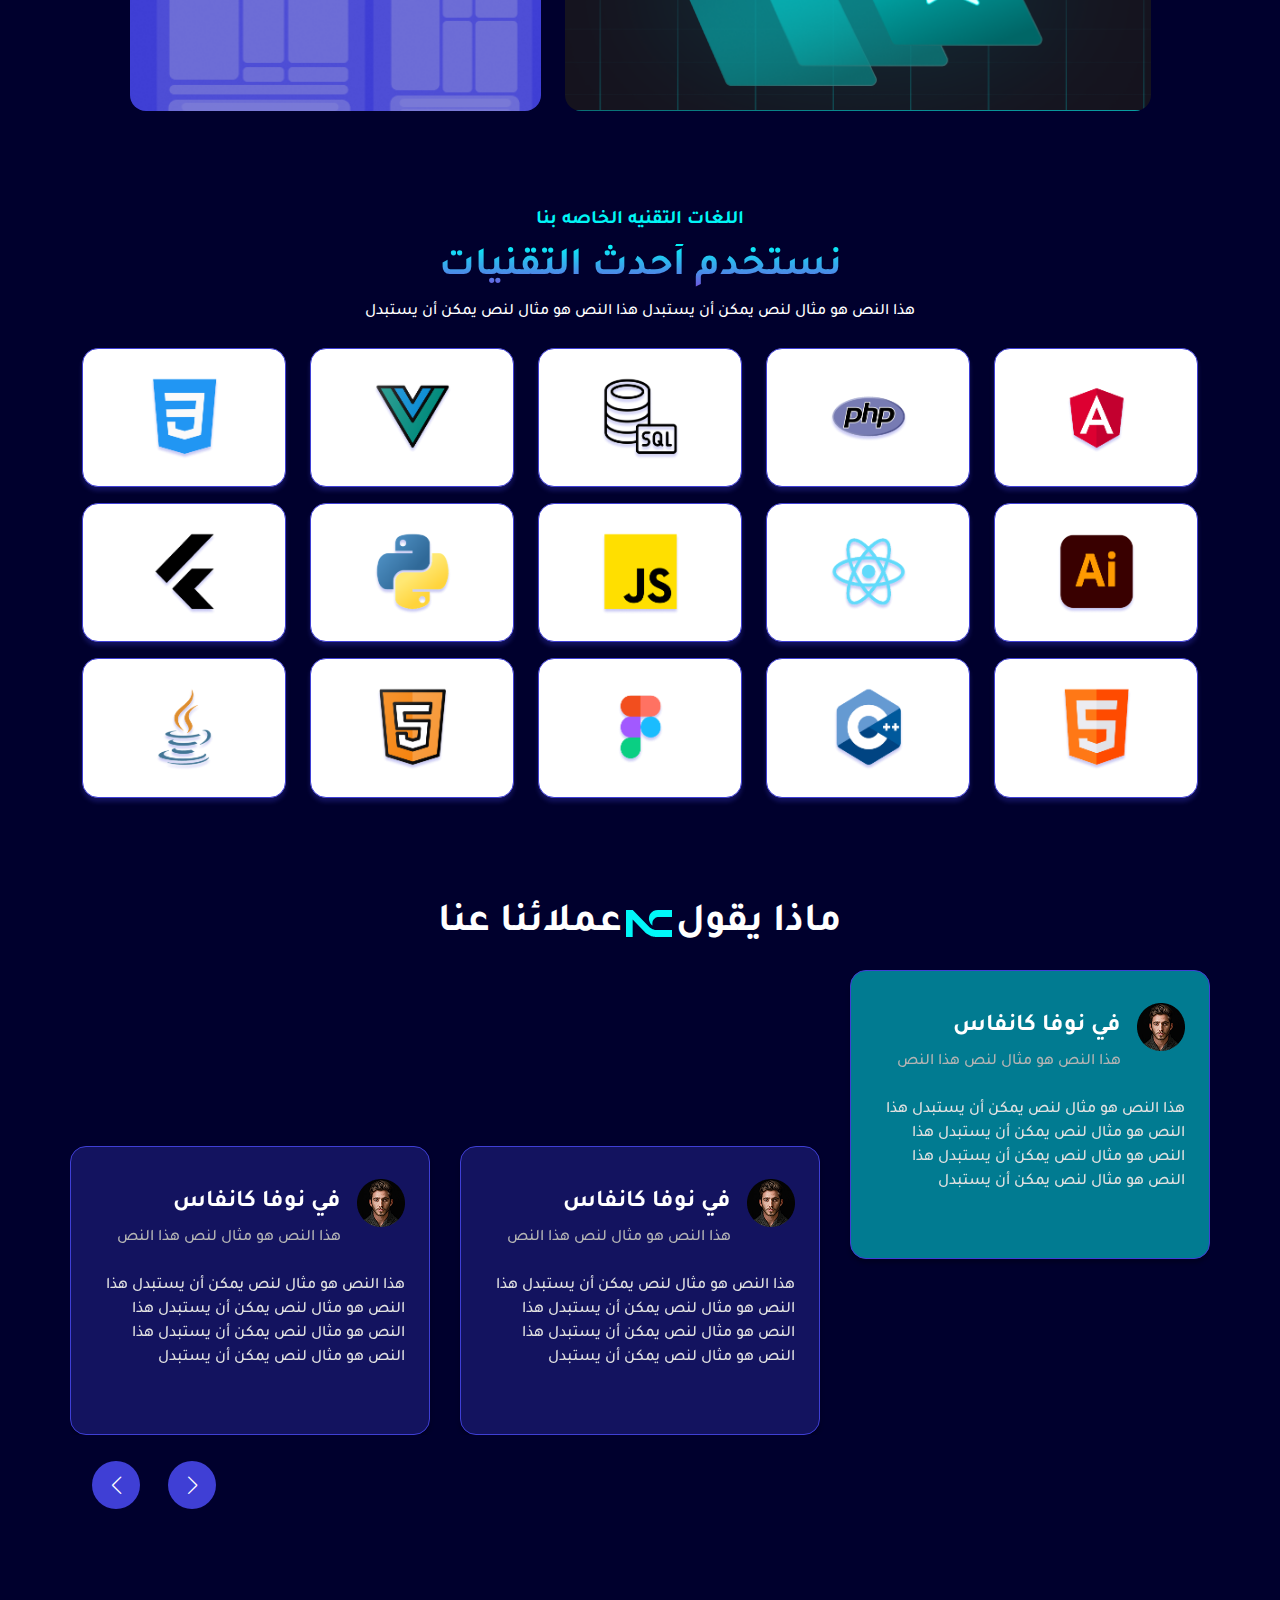
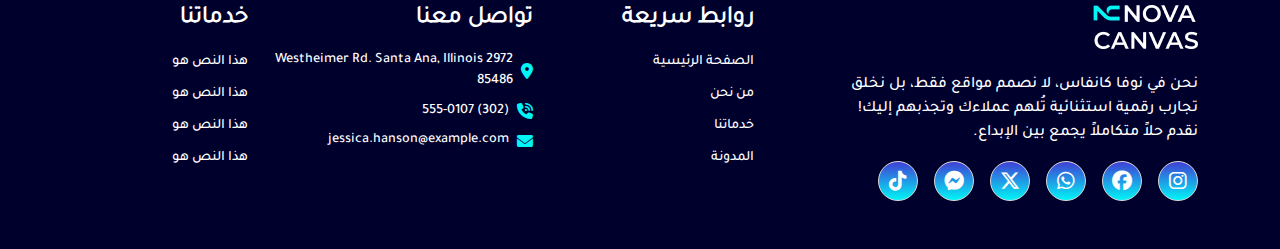
<file: about.html>
<!DOCTYPE html>
<!-- <html lang="ar" dir="ltr"> -->
<html lang="ar" dir="rtl">
<head>
    <!-- meta tag -->
    <meta charset="utf-8">
    <title>Nova Landing Page</title>
    <meta name="description" content="">
    <!-- responsive tag -->
    <meta http-equiv="x-ua-compatible" content="ie=edge">
    <meta name="viewport" content="width=device-width, initial-scale=1">
    <!-- favicon -->
    <link rel="apple-touch-icon" href="assets/image/fav/nova.png">
    <link rel="shortcut icon" type="image/x-icon" href="assets/image/fav/nova.png">
    <!-- bootstrap v5.3.3 css -->
    <!-- <link rel="stylesheet" type="text/css" href="assets/bootstrap/css/bootstrap.min.css"> -->
    <link rel="stylesheet" type="text/css" href="assets/bootstrap/css/bootstrap.rtl.min.css">
    <!-- AOS animation css -->
    <link rel="stylesheet" type="text/css" href="assets/AOS/aos.css">
    <!--Font-awesome-->
    <link rel="stylesheet" href="https://cdnjs.cloudflare.com/ajax/libs/font-awesome/6.4.2/css/all.min.css" />
    <!-- Swiper Slider css -->
    <link rel="stylesheet" type="text/css" href="assets/swiper/css/swiper-bundle.min.css">
    <!-- style css -->
    <link rel="stylesheet" type="text/css" href="assets/sass/general.css">
    <script src="assets/js/gsap.min.js"></script>
    <!--[if lt IE 9]>
            <script src="https://oss.maxcdn.com/html5shiv/3.7.2/html5shiv.min.js"></script>
            <script src="https://oss.maxcdn.com/respond/1.4.2/respond.min.js"></script>
    <![endif]-->
</head>
<body id="vertical">
    <!-- ============================================================== -->
    <!-- Header -->
    <!-- ============================================================== -->
    <header>
        <div class="container">
            <div class="row">
                <div class="col-lg col-2">
                    <nav>
                        <ul class="nav-links d-flex align-items-center gap-3">
                            <li class="position-relative">
                                <a href="about.html" class="btn hover-button p-0">
                                    <span class="top content">من نحن</span>
                                    <span class="bottom content">من نحن</span>
                                </a>
                            </li>
                            <li class="position-relative">
                                <a href="#" class="btn hover-button p-0">
                                    <span class="top content">الخدمات</span>
                                    <span class="bottom content">الخدمات</span>
                                </a>
                            </li>
                            <li class="position-relative">
                                <a href="#" class="btn hover-button p-0">
                                    <span class="top content">مشاريعنا</span>
                                    <span class="bottom content">مشاريعنا</span>
                                </a>
                            </li>
                            <li class="position-relative d-lg-none d-sm-block">
                                <a href="#" class="contact-link text-white">
                                    <span>تواصل معنا</span>
                                </a>
                            </li>
                        </ul>
                        <div class="menu-toggle">&#9776;</div>
                    </nav>
                </div>
                <div class="col-lg col-10 d-flex header-logo-part">
                    <div class="logo">
                        <a href="index.html">
                            <img width="90px" src="assets/image/logo/logo.webp" alt="logo" />
                        </a>
                    </div>
                </div>
                <div class="col-lg d-lg-flex d-none  justify-content-end">
                    <button class="btn btn-contact-btn border-0 d-flex align-items-center justify-content-center gap-2">
                        <span>تواصل معنا</span>
                        <img width="24px" src="assets/image/icon/Arrow left-circle.svg" alt="icon" />
                    </button>
                </div>
            </div>
        </div>
    </header>
    <!-- ============================================================== -->
    <!-- Breadcrumb -->
    <!-- ============================================================== -->
    <section  class="breadcrumb-section">
      <div class="container">
        <ol class="breadcrumb justify-content-center">
            <li class="breadcrumb-item"><a class="text-secondary" href="index.html">الرئيسية</a></li>
            <li class="breadcrumb-item text-secondary active" aria-current="page">من نحن</li>
          </ol>
      </div>
    </section>
    <!-- ============================================================== -->
    <!-- About Banner -->
    <!-- ============================================================== -->
    <section class="about-banner">
        <div class="container">
            <div class="row justify-content-center">
                <div class="col-lg-12 col-md-12">
                    <div class="about-banner-text d-flex flex-column align-items-center justify-content-center text-center  py-3" data-aos="fade-up">
                        <h1><span class="text-secondary">أنت</span> تواجه <span class="challenges position-relative pb-4">التحديات،</span> ونحن نقدم <span class="solutions position-relative pb-4">الحلول</span>!</h1>
                        <p>
                            نحن في نوفا كانفاس، شركة سعودية متخصصة في تصميم وتطوير المواقع الإلكترونية، نقدم حلولًا برمجية مبتكرة تلبي احتياجات الأعمال في المملكة العربية السعودية.
                        </p>
                        <button class="btn btn-contact-btn border-0 d-flex align-items-center justify-content-center gap-2 mt-4">
                            <span>تواصل معنا</span>
                            <img width="24px" src="assets/image/icon/Arrow left-circle.svg" alt="icon" />
                        </button>
                    </div>
                </div>
            </div>
        </div>
    </section>
    <!-- ============================================================== -->
    <!-- Brands -->
    <!-- ============================================================== -->
    <section class="brands-section py-5">
        <div class="container">
            <!-- Swiper -->
            <div class="swiper mySwiper brands">
                <div class="swiper-wrapper">
                    <div class="swiper-slide">
                        <div class="brand-box d-flex align-items-center justify-content-center">
                            <img class="img-fluid w-100" src="assets/image/brand/brand.png" alt="image" />
                        </div>
                    </div>
                    <!---->
                    <div class="swiper-slide">
                        <div class="brand-box d-flex align-items-center justify-content-center">
                            <img class="img-fluid w-100" src="assets/image/brand/brand.png" alt="image" />
                        </div>
                    </div>
                    <!---->
                    <div class="swiper-slide">
                        <div class="brand-box d-flex align-items-center justify-content-center">
                            <img class="img-fluid w-100" src="assets/image/brand/brand.png" alt="image" />
                        </div>
                    </div>
                    <!---->
                    <div class="swiper-slide">
                        <div class="brand-box d-flex align-items-center justify-content-center">
                            <img class="img-fluid w-100" src="assets/image/brand/brand.png" alt="image" />
                        </div>
                    </div>
                    <!---->
                    <div class="swiper-slide">
                        <div class="brand-box d-flex align-items-center justify-content-center">
                            <img class="img-fluid w-100" src="assets/image/brand/brand.png" alt="image" />
                        </div>
                    </div>
                    <!---->
                    <div class="swiper-slide">
                        <div class="brand-box d-flex align-items-center justify-content-center">
                            <img class="img-fluid w-100" src="assets/image/brand/brand.png" alt="image" />
                        </div>
                    </div>
                    <!---->
                    <div class="swiper-slide">
                        <div class="brand-box d-flex align-items-center justify-content-center">
                            <img class="img-fluid w-100" src="assets/image/brand/brand.png" alt="image" />
                        </div>
                    </div>
                    <!---->
                </div>
            </div>
        </div>
    </section>
    <!-- ============================================================== -->
    <!-- Tech Partner -->
    <!-- ============================================================== -->
    <section class="tech-partner py-5">
        <div class="container">
            <div class="row justify-content-center">
                <div class="col-lg-9 col-md-12">
                    <h3 class="text-center tech-partner-title">نسعى إلى أن نكون <span class="text-secondary">الشريك التقني الأول</span> للشركات الناشئة والمؤسسات في السوق السعودي، من خلال <span class="position-relative title-line pb-4">تقديم تصاميم رقمية</span> احترافية، وأداء تقني متميز يعزز نمو أعمالك في العالم الرقمي</h3>
                </div>
            </div>
            <div class="row justify-content-center">
                <div class="col-lg-11">
                    <div class="row row-gap-3">
                        <div class="col-lg-5 col-md-5">
                            <div class="tech-partner-card h-100"
                            style="background: url(assets/image/img/text-bg.png);">
                                <h4 class="mb-3 text-black">هذا النص هو مثال لنص </h4>
                                <p class="text-black">
                                    هذا النص هو مثال لنص هذا النص هو مثال لنص هذا النص هو مثال لنص هذا النص هو مثال لنص هذا النص هو مثال لنص هذا النص هو مثال لنص هذا النص هو مثال لنص هذا النص هو مثال لنص هذا النص هو مثال لنص هذا 
                                </p>
                            </div>
                        </div>
                        <div class="col-lg-7 col-md-7">
                            <div class="tech-partner-card h-100"
                            style="background: url(assets/image/img/circle-frame.png);">
                                <h4 class="mb-3 text-white">تأثير فوري، نتائج استثنائية</h4>
                                <p class="text-white">
                                    لا نصمم مواقع فقط، بل نخلق تجارب رقمية استثنائية تُلهم عملاءك وتجذبهم إليك! نقدم حلاً متكاملاً يجمع بين الإبداع، الأداء الفائق، والأمان المتطور، لنضمن لك التفوق على منافسيك.
                                </p>
                            </div>
                        </div>
                        <div class="col-lg-7 col-md-7">
                            <div class="tech-partner-card h-100"
                            style="background: url(assets/image/img/star-bg.png);">
                                <h4 class="mb-3 text-white">تأثير فوري، نتائج استثنائية</h4>
                                <p class="text-white">
                                    لا نصمم مواقع فقط، بل نخلق تجارب رقمية استثنائية تُلهم عملاءك وتجذبهم إليك! نقدم حلاً متكاملاً يجمع بين الإبداع، الأداء الفائق، والأمان المتطور، لنضمن لك التفوق على منافسيك.
                                </p>
                            </div>
                        </div>
                        <div class="col-lg-5 col-md-5">
                            <div class="tech-partner-card h-100"
                            style="background: url(assets/image/img/bulding.png);">
                                <div class="mb-3">
                                    <h3>
                                         25 +
                                    </h3>
                                    <span>مشروع ناجح</span>
                                </div>
                                <p class="text-white">
                                    هذا النص هو مثال لنص هذا النص هو مثال لنص هذا النص هو مثال لنص هذا النص هو مثال لنص 
                                </p>
                            </div>
                        </div>
                    </div>
                </div>
            </div>
        </div>
    </section>
    <!-- ============================================================== -->
    <!-- Technical Skills -->
    <!-- ============================================================== -->
    <section class="technical-skills py-5">
        <div class="container">
            <div class="technical-skills-title d-flex flex-column align-items-center row-gap-2 mb-4">
                <span class="d-block">اللغات التقنيه الخاصه بنا</span>
                <h2 class="titel-section">نستخدم أحدث التقنيات</h2>
                <p>هذا النص هو مثال لنص يمكن أن يستبدل هذا النص هو مثال لنص يمكن أن يستبدل </p>
            </div>
            <div class="row row-gap-3 row-cols-2 row-cols-xs-2 row-cols-sm-2 row-cols-md-4 row-cols-lg-5">
                <div class="col">
                    <div class="technical-skills-box d-flex align-items-center justify-content-center bg-white">
                        <img width="140px" class="img-fluid" src="assets/image/brand/one.png" alt="image"/>
                    </div>
                </div>
                <div class="col">
                    <div class="technical-skills-box d-flex align-items-center justify-content-center bg-white">
                        <img width="140px" class="img-fluid" src="assets/image/brand/two.png" alt="image"/>
                    </div>
                </div>
                <div class="col">
                    <div class="technical-skills-box d-flex align-items-center justify-content-center bg-white">
                        <img width="140px" class="img-fluid" src="assets/image/brand/three.png" alt="image"/>
                    </div>
                </div>
                <div class="col">
                    <div class="technical-skills-box d-flex align-items-center justify-content-center bg-white">
                        <img width="140px" class="img-fluid" src="assets/image/brand/four.png" alt="image"/>
                    </div>
                </div>
                <div class="col">
                    <div class="technical-skills-box d-flex align-items-center justify-content-center bg-white">
                        <img width="140px" class="img-fluid" src="assets/image/brand/five.png" alt="image"/>
                    </div>
                </div>
                <div class="col">
                    <div class="technical-skills-box d-flex align-items-center justify-content-center bg-white">
                        <img width="140px" class="img-fluid" src="assets/image/brand/six.png" alt="image"/>
                    </div>
                </div>
                <div class="col">
                    <div class="technical-skills-box d-flex align-items-center justify-content-center bg-white">
                        <img width="140px" class="img-fluid" src="assets/image/brand/seven.png" alt="image"/>
                    </div>
                </div>
                <div class="col">
                    <div class="technical-skills-box d-flex align-items-center justify-content-center bg-white">
                        <img width="140px" class="img-fluid" src="assets/image/brand/eight.png" alt="image"/>
                    </div>
                </div>
                <div class="col">
                    <div class="technical-skills-box d-flex align-items-center justify-content-center bg-white">
                        <img width="140px" class="img-fluid" src="assets/image/brand/nine.png" alt="image"/>
                    </div>
                </div>
                <div class="col">
                    <div class="technical-skills-box d-flex align-items-center justify-content-center bg-white">
                        <img width="140px" class="img-fluid" src="assets/image/brand/ten.png" alt="image"/>
                    </div>
                </div>
                <div class="col">
                    <div class="technical-skills-box d-flex align-items-center justify-content-center bg-white">
                        <img width="140px" class="img-fluid" src="assets/image/brand/one-1.png" alt="image"/>
                    </div>
                </div>
                <div class="col">
                    <div class="technical-skills-box d-flex align-items-center justify-content-center bg-white">
                        <img width="140px" class="img-fluid" src="assets/image/brand/one-2.png" alt="image"/>
                    </div>
                </div>
                <div class="col">
                    <div class="technical-skills-box d-flex align-items-center justify-content-center bg-white">
                        <img width="140px" class="img-fluid" src="assets/image/brand/one-3.png" alt="image"/>
                    </div>
                </div>
                <div class="col">
                    <div class="technical-skills-box d-flex align-items-center justify-content-center bg-white">
                        <img width="140px" class="img-fluid" src="assets/image/brand/one-4.png" alt="image"/>
                    </div>
                </div>
                <div class="col">
                    <div class="technical-skills-box d-flex align-items-center justify-content-center bg-white">
                        <img width="140px" class="img-fluid" src="assets/image/brand/one-5.png" alt="image"/>
                    </div>
                </div>
            </div>
        </div>
    </section>
    <!-- ============================================================== -->
    <!--Customer Reviews -->
    <!-- ============================================================== -->
    <section class="customer-reviews py-5">
        <div class="container">
            <div class="row mb-3">
                <div class="titel d-flex flex-wrap align-items-center justify-content-center gap-1">
                    <span>ماذا يقول</span>
                    <img width="46px" src="assets/image/icon/icon-title.svg" alt="icon" />
                    <span>عملائنا عنا</span>
                </div>
            </div>
            <div class="row">
                <!-- Swiper -->
                <div class="swiper mySwiper customerSwiper">
                    <div class="swiper-wrapper">
                        <div class="swiper-slide">
                            <div class="customer-reviews-card">
                                <div class="card-header d-flex flex-wrap align-items-baseline gap-3 mb-4">
                                    <div class="card-header-image">
                                        <img width="100%" src="assets/image/img/client.png" alt="image" />
                                    </div>
                                    <div class="card-header-text d-flex flex-column row-gap-2">
                                        <h5>في نوفا كانفاس</h5>
                                        <p>هذا النص هو مثال لنص هذا النص </p>
                                    </div>
                                </div>
                                <div class="card-body">
                                    <p>
                                        هذا النص هو مثال لنص يمكن أن يستبدل هذا النص هو مثال لنص يمكن أن يستبدل هذا النص
                                        هو مثال
                                        لنص يمكن أن يستبدل هذا النص هو مثال لنص يمكن أن يستبدل
                                    </p>
                                </div>
                            </div>
                        </div>
                        <!---->
                        <div class="swiper-slide">
                            <div class="customer-reviews-card">
                                <div class="card-header d-flex flex-wrap align-items-baseline gap-3 mb-4">
                                    <div class="card-header-image">
                                        <img width="100%" src="assets/image/img/client.png" alt="image" />
                                    </div>
                                    <div class="card-header-text d-flex flex-column row-gap-2">
                                        <h5>في نوفا كانفاس</h5>
                                        <p>هذا النص هو مثال لنص هذا النص </p>
                                    </div>
                                </div>
                                <div class="card-body">
                                    <p>
                                        هذا النص هو مثال لنص يمكن أن يستبدل هذا النص هو مثال لنص يمكن أن يستبدل هذا النص
                                        هو مثال
                                        لنص يمكن أن يستبدل هذا النص هو مثال لنص يمكن أن يستبدل
                                    </p>
                                </div>
                            </div>
                        </div>
                        <!---->
                        <div class="swiper-slide">
                            <div class="customer-reviews-card">
                                <div class="card-header d-flex flex-wrap align-items-baseline gap-3 mb-4">
                                    <div class="card-header-image">
                                        <img width="100%" src="assets/image/img/client.png" alt="image" />
                                    </div>
                                    <div class="card-header-text d-flex flex-column row-gap-2">
                                        <h5>في نوفا كانفاس</h5>
                                        <p>هذا النص هو مثال لنص هذا النص </p>
                                    </div>
                                </div>
                                <div class="card-body">
                                    <p>
                                        هذا النص هو مثال لنص يمكن أن يستبدل هذا النص هو مثال لنص يمكن أن يستبدل هذا النص
                                        هو مثال
                                        لنص يمكن أن يستبدل هذا النص هو مثال لنص يمكن أن يستبدل
                                    </p>
                                </div>
                            </div>
                        </div>
                        <!---->
                        <div class="swiper-slide">
                            <div class="customer-reviews-card">
                                <div class="card-header d-flex flex-wrap align-items-baseline gap-3 mb-4">
                                    <div class="card-header-image">
                                        <img width="100%" src="assets/image/img/client.png" alt="image" />
                                    </div>
                                    <div class="card-header-text d-flex flex-column row-gap-2">
                                        <h5>في نوفا كانفاس</h5>
                                        <p>هذا النص هو مثال لنص هذا النص </p>
                                    </div>
                                </div>
                                <div class="card-body">
                                    <p>
                                        هذا النص هو مثال لنص يمكن أن يستبدل هذا النص هو مثال لنص يمكن أن يستبدل هذا النص
                                        هو مثال
                                        لنص يمكن أن يستبدل هذا النص هو مثال لنص يمكن أن يستبدل
                                    </p>
                                </div>
                            </div>
                        </div>
                        <!---->
                    </div>
                </div>
            </div>
            <div class="arrow-slider d-flex align-items-center justify-content-end gap-5 mt-5">
                <div
                    class="swiper-button-next swiper-btn position-relative d-flex align-items-center justify-content-center">
                </div>
                <div
                    class="swiper-button-prev swiper-btn position-relative d-flex align-items-center justify-content-center">
                </div>
            </div>
        </div>
    </section>
    <!-- ============================================================== -->
    <!--Footer -->
    <!-- ============================================================== -->
    <footer class="py-5">
        <div class="container">
            <div class="row row-gap-4">
                <div class="col-lg-4 col-md-6">
                    <div class="footer-description">
                        <a href="index.html" class="d-block mb-4">
                            <img src="assets/image/logo/logo.webp" alt="image" />
                        </a>
                        <p class="mb-3">
                            نحن في نوفا كانفاس، لا نصمم مواقع فقط، بل نخلق تجارب رقمية استثنائية تُلهم عملاءك وتجذبهم
                            إليك! نقدم حلاً متكاملاً يجمع بين الإبداع.
                        </p>
                        <ul class="social-links d-flex flex-wrap align-items-center gap-3">
                            <li>
                                <a href="#" class="d-flex align-items-center justify-content-center text-white">
                                    <i class="fa-brands fa-instagram"></i>
                                </a>
                            </li>
                            <li>
                                <a href="#" class="d-flex align-items-center justify-content-center text-white">
                                    <i class="fa-brands fa-facebook"></i>
                                </a>
                            </li>
                            <li>
                                <a href="#" class="d-flex align-items-center justify-content-center text-white">
                                    <i class="fa-brands fa-whatsapp"></i>
                                </a>
                            </li>
                            <li>
                                <a href="#" class="d-flex align-items-center justify-content-center text-white">
                                    <i class="fa-brands fa-x-twitter"></i>
                                </a>
                            </li>
                            <li>
                                <a href="#" class="d-flex align-items-center justify-content-center text-white">
                                    <i class="fa-brands fa-facebook-messenger"></i>
                                </a>
                            </li>
                            <li>
                                <a href="#" class="d-flex align-items-center justify-content-center text-white">
                                    <i class="fa-brands fa-tiktok"></i>
                                </a>
                            </li>
                        </ul>
                    </div>
                </div>
                <!---->
                <div class="col-lg-3 col-md-6 d-flex justify-content-lg-center">
                    <div class="footer-link">
                        <h4 class="footer-title mb-3">روابط سريعة</h4>
                        <ul class="list-link d-flex flex-column row-gap-2">
                            <li>
                                <a href="#">الصفحة الرئيسية</a>
                            </li>
                            <li>
                                <a href="#">من نحن</a>
                            </li>
                            <li>
                                <a href="#">خدماتنا</a>
                            </li>
                            <li>
                                <a href="#">المدونة</a>
                            </li>
                        </ul>
                    </div>
                </div>
                <!---->
                <div class="col-lg-3 col-md-6 d-flex">
                    <div class="footer-link">
                        <h4 class="footer-title mb-3">تواصل معنا</h4>
                        <ul class="list-link d-flex flex-column row-gap-2">
                            <li>
                                <a href="#" class="d-flex align-items-center gap-2">
                                    <i class="fa-solid fa-location-dot"></i>
                                    <span>2972 Westheimer Rd. Santa Ana, Illinois 85486 </span>
                                </a>
                            </li>
                            <li>
                                <a href="#" class="d-flex align-items-center gap-2">
                                    <i class="fa-solid fa-phone-volume"></i>
                                    <span>(302) 555-0107</span>
                                </a>
                            </li>
                            <li>
                                <a href="#" class="d-flex align-items-center gap-2">
                                    <i class="fa-solid fa-envelope"></i>
                                    <span>jessica.hanson@example.com</span>
                                </a>
                            </li>
                        </ul>
                    </div>
                </div>
                <!---->
                <div class="col-lg-2 col-md-6 d-flex">
                    <div class="footer-link">
                        <h4 class="footer-title mb-3">خدماتنا</h4>
                        <ul class="list-link d-flex flex-column row-gap-2">
                            <li>
                                <a href="#">هذا النص هو</a>
                            </li>
                            <li>
                                <a href="#">هذا النص هو</a>
                            </li>
                            <li>
                                <a href="#">هذا النص هو</a>
                            </li>
                            <li>
                                <a href="#">هذا النص هو</a>
                            </li>
                        </ul>
                    </div>
                </div>
            </div>
        </div>
    </footer>
    <!-- ============================================================== -->
    <!-- back-to-top -->
    <!-- ============================================================== -->
    <button class="back-to-top p-0 m-0" type="button"></button>
    <script src="assets/bootstrap/js/bootstrap.bundle.min.js"></script>
    <script src="https://cdnjs.cloudflare.com/ajax/libs/popper.js/1.14.3/umd/popper.min.js"></script>
    <!--JQuery Js-->
    <script src="assets/jq/jQuery.js"></script>
    <!-- AOS JS -->
    <script src="assets/AOS/aos.js"></script>
    <!--ScrollTrigger-->
    <script src="assets/js/ScrollTrigger.min.js"></script>
    <!--lenis-->
    <script src="assets/js/lenis.js"></script>
    <script src="assets/js/imagesloaded.pkgd.min.js"></script>
    <script src="assets/js/script_lenis.js"></script>
    <!-- Swiper JS -->
    <script src="assets/swiper/js/swiper.min.js"></script>
    <!--Main Js-->
    <script src="assets/js/main.js"></script>
</body>

</html>
</file>
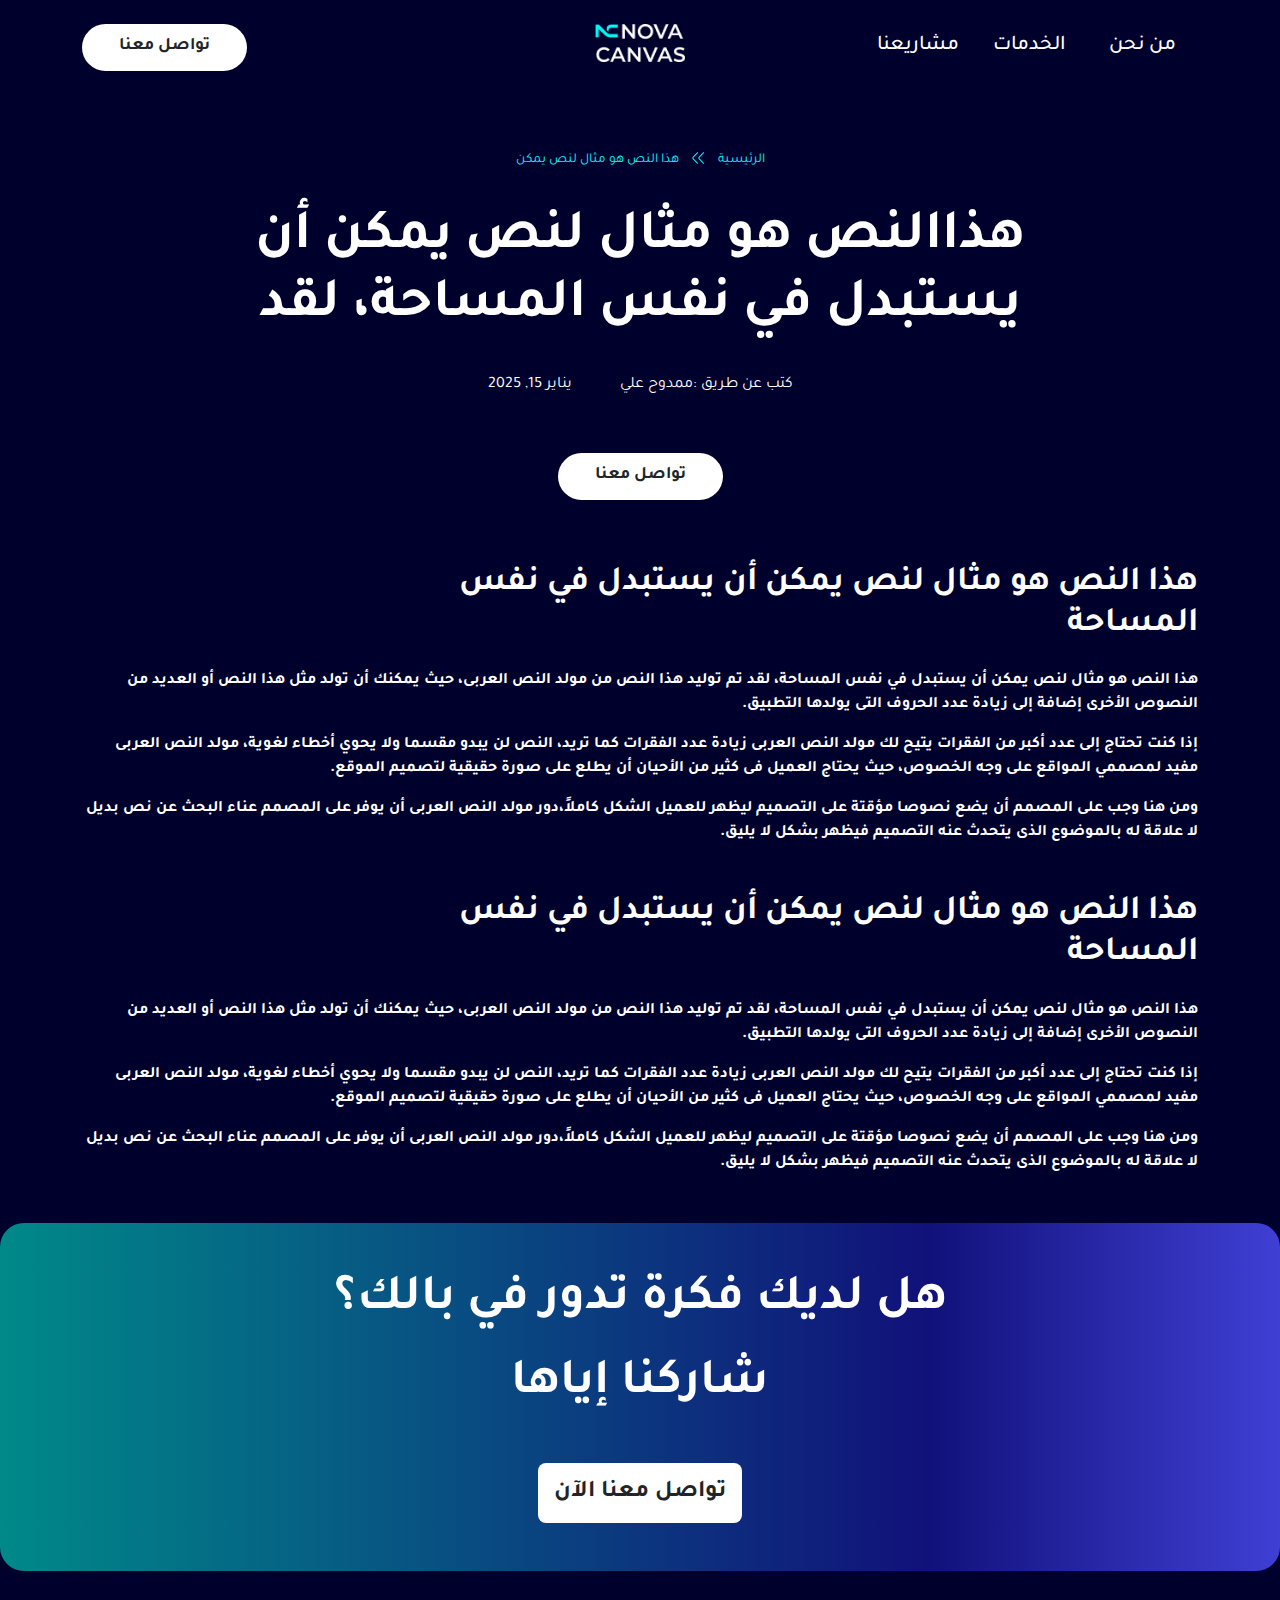
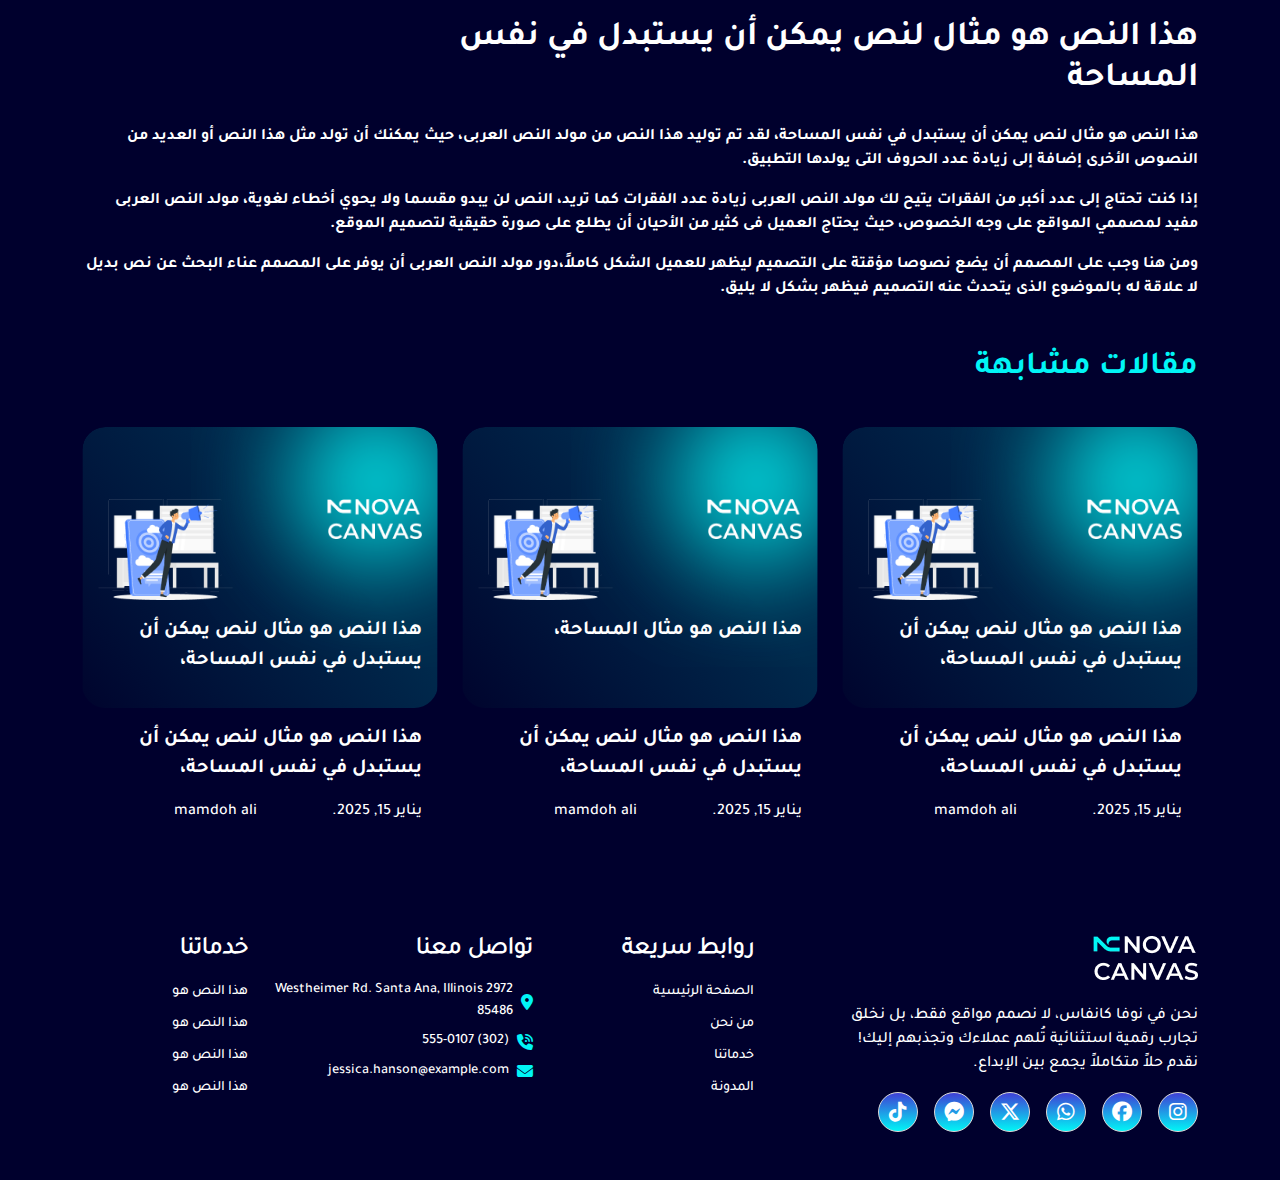
<file: blog-details.html>
<!DOCTYPE html>
<!-- <html lang="ar" dir="ltr"> -->
<html lang="ar" dir="rtl">

<head>
    <!-- meta tag -->
    <meta charset="utf-8">
    <title>Nova Landing Page</title>
    <meta name="description" content="">
    <!-- responsive tag -->
    <meta http-equiv="x-ua-compatible" content="ie=edge">
    <meta name="viewport" content="width=device-width, initial-scale=1">
    <!-- favicon -->
    <link rel="apple-touch-icon" href="assets/image/fav/nova.png">
    <link rel="shortcut icon" type="image/x-icon" href="assets/image/fav/nova.png">
    <!-- bootstrap v5.3.3 css -->
    <!-- <link rel="stylesheet" type="text/css" href="assets/bootstrap/css/bootstrap.min.css"> -->
    <link rel="stylesheet" type="text/css" href="assets/bootstrap/css/bootstrap.rtl.min.css">
    <!-- AOS animation css -->
    <link rel="stylesheet" type="text/css" href="assets/AOS/aos.css">
    <!--Font-awesome-->
    <link rel="stylesheet" href="https://cdnjs.cloudflare.com/ajax/libs/font-awesome/6.4.2/css/all.min.css" />
    <!-- Swiper Slider css -->
    <link rel="stylesheet" type="text/css" href="assets/swiper/css/swiper-bundle.min.css">
    <!-- style css -->
    <link rel="stylesheet" type="text/css" href="assets/sass/general.css">
    <script src="assets/js/gsap.min.js"></script>
    <!--[if lt IE 9]>
            <script src="https://oss.maxcdn.com/html5shiv/3.7.2/html5shiv.min.js"></script>
            <script src="https://oss.maxcdn.com/respond/1.4.2/respond.min.js"></script>
    <![endif]-->
</head>

<body id="vertical">
    <!-- ============================================================== -->
    <!-- Header -->
    <!-- ============================================================== -->
    <header>
        <div class="container">
            <div class="row">
                <div class="col-lg col-2">
                    <nav>
                        <ul class="nav-links d-flex align-items-center gap-3">
                            <li class="position-relative">
                                <a href="about.html" class="btn hover-button p-0">
                                    <span class="top content">من نحن</span>
                                    <span class="bottom content">من نحن</span>
                                </a>
                            </li>
                            <li class="position-relative">
                                <a href="#" class="btn hover-button p-0">
                                    <span class="top content">الخدمات</span>
                                    <span class="bottom content">الخدمات</span>
                                </a>
                            </li>
                            <li class="position-relative">
                                <a href="projects.html" class="btn hover-button p-0">
                                    <span class="top content">مشاريعنا</span>
                                    <span class="bottom content">مشاريعنا</span>
                                </a>
                            </li>
                            <li class="position-relative d-lg-none d-sm-block">
                                <a href="contact-us.html" class="contact-link text-white">
                                    <span>تواصل معنا</span>
                                </a>
                            </li>
                        </ul>
                        <div class="menu-toggle">&#9776;</div>
                    </nav>
                </div>
                <div class="col-lg col-10 d-flex header-logo-part">
                    <div class="logo">
                        <a href="index.html">
                            <img width="90px" src="assets/image/logo/logo.webp" alt="logo" />
                        </a>
                    </div>
                </div>
                <div class="col-lg d-lg-flex d-none  justify-content-end">
                    <button class="btn btn-contact-btn border-0 d-flex align-items-center justify-content-center gap-2">
                        <span>تواصل معنا</span>
                        <img width="24px" src="assets/image/icon/Arrow left-circle.svg" alt="icon" />
                    </button>
                </div>
            </div>
        </div>
    </header>
    <!-- ============================================================== -->
    <!-- Breadcrumb -->
    <!-- ============================================================== -->
    <section class="breadcrumb-section">
        <div class="container">
            <ol class="breadcrumb justify-content-center">
                <li class="breadcrumb-item"><a class="text-secondary" href="index.html">الرئيسية</a></li>
                <li class="breadcrumb-item text-secondary active" aria-current="page">هذا النص هو مثال لنص يمكن</li>
            </ol>
        </div>
    </section>
    <!-- ============================================================== -->
    <!-- About Banner -->
    <!-- ============================================================== -->
    <section class="about-banner pb-5">
        <div class="container">
            <div class="row justify-content-center">
                <div class="col-lg-10 col-md-12">
                    <div class="about-banner-text d-flex flex-column align-items-center justify-content-center text-center  py-3"
                        data-aos="fade-up">
                        <h1>
                            هذاالنص هو مثال لنص يمكن أن يستبدل في نفس المساحة، لقد 
                        </h1>
                        <ul class="d-flex align-items-center justify-content-evenly row-gap-3 column-gap-5">
                            <li>
                                كتب عن طريق :ممدوح علي
                            </li>
                            <li>
                                يناير 15, 2025
                            </li>
                        </ul>
                       
                        <button
                            class="btn btn-contact-btn border-0 d-flex align-items-center justify-content-center gap-2 mt-4">
                            <span>تواصل معنا</span>
                            <img width="24px" src="assets/image/icon/Arrow left-circle.svg" alt="icon" />
                        </button>
                    </div>
                </div>
            </div>
        </div>
    </section>
    <!-- ============================================================== -->
    <!-- blog details -->
    <!-- ============================================================== -->
    <section class="blog-details-description">
        <div class="container">
            <div class="row">
                <div class="blog-details-description-item">
                    <h3 class="mb-4">هذا النص هو مثال لنص يمكن أن يستبدل في نفس المساحة</h3>
                    <p>
                        هذا النص هو مثال لنص يمكن أن يستبدل في نفس المساحة، لقد تم توليد هذا النص من مولد النص العربى، حيث يمكنك أن تولد مثل هذا النص أو العديد من النصوص الأخرى إضافة إلى زيادة عدد الحروف التى يولدها التطبيق.
                    </p>
                    <p>
                        إذا كنت تحتاج إلى عدد أكبر من الفقرات يتيح لك مولد النص العربى زيادة عدد الفقرات كما تريد، النص لن يبدو مقسما ولا يحوي أخطاء لغوية، مولد النص العربى مفيد لمصممي المواقع على وجه الخصوص، حيث يحتاج العميل فى كثير من الأحيان أن يطلع على صورة حقيقية لتصميم الموقع.
                    </p>
                    <p>
                        ومن هنا وجب على المصمم أن يضع نصوصا مؤقتة على التصميم ليظهر للعميل الشكل كاملاً،دور مولد النص العربى أن يوفر على المصمم عناء البحث عن نص بديل لا علاقة له بالموضوع الذى يتحدث عنه التصميم فيظهر بشكل لا يليق.
                    </p>
                </div>
                <div class="blog-details-description-item">
                    <h3 class="mb-4">هذا النص هو مثال لنص يمكن أن يستبدل في نفس المساحة</h3>
                    <p>
                        هذا النص هو مثال لنص يمكن أن يستبدل في نفس المساحة، لقد تم توليد هذا النص من مولد النص العربى، حيث يمكنك أن تولد مثل هذا النص أو العديد من النصوص الأخرى إضافة إلى زيادة عدد الحروف التى يولدها التطبيق.
                    </p>
                    <p>
                        إذا كنت تحتاج إلى عدد أكبر من الفقرات يتيح لك مولد النص العربى زيادة عدد الفقرات كما تريد، النص لن يبدو مقسما ولا يحوي أخطاء لغوية، مولد النص العربى مفيد لمصممي المواقع على وجه الخصوص، حيث يحتاج العميل فى كثير من الأحيان أن يطلع على صورة حقيقية لتصميم الموقع.
                    </p>
                    <p>
                        ومن هنا وجب على المصمم أن يضع نصوصا مؤقتة على التصميم ليظهر للعميل الشكل كاملاً،دور مولد النص العربى أن يوفر على المصمم عناء البحث عن نص بديل لا علاقة له بالموضوع الذى يتحدث عنه التصميم فيظهر بشكل لا يليق.
                    </p>
                </div>
            </div>
        </div>
    </section>
    <!-- ============================================================== -->
    <!--Similar Project -->
    <!-- ============================================================== -->
    <section class="similar-project similar-project-bg-gradient gradient-bg-similar-project py-5 position-relative my-5">
        <div class="container">
            <div class="row justify-content-center">
                <div class="d-flex justify-content-center align-items-center flex-column row-gap-4">
                    <h2>هل لديك فكرة تدور في بالك؟</h2>
                    <h2>شاركنا إياها</h2>
                    <button
                        class="btn btn-contact-btn border-0 d-flex align-items-center justify-content-center gap-2 mt-4">
                        <span>تواصل معنا الآن</span>
                        <img width="24px" src="assets/image/icon/Arrow left-circle.svg" alt="icon" />
                    </button>
                </div>
            </div>
        </div>
    </section>
    <!-- ============================================================== -->
    <!-- blog details -->
    <!-- ============================================================== -->
    <section class="blog-details-description">
        <div class="container">
            <div class="row">
                <div class="blog-details-description-item">
                    <h3 class="mb-4">هذا النص هو مثال لنص يمكن أن يستبدل في نفس المساحة</h3>
                    <p>
                        هذا النص هو مثال لنص يمكن أن يستبدل في نفس المساحة، لقد تم توليد هذا النص من مولد النص العربى، حيث يمكنك أن تولد مثل هذا النص أو العديد من النصوص الأخرى إضافة إلى زيادة عدد الحروف التى يولدها التطبيق.
                    </p>
                    <p>
                        إذا كنت تحتاج إلى عدد أكبر من الفقرات يتيح لك مولد النص العربى زيادة عدد الفقرات كما تريد، النص لن يبدو مقسما ولا يحوي أخطاء لغوية، مولد النص العربى مفيد لمصممي المواقع على وجه الخصوص، حيث يحتاج العميل فى كثير من الأحيان أن يطلع على صورة حقيقية لتصميم الموقع.
                    </p>
                    <p>
                        ومن هنا وجب على المصمم أن يضع نصوصا مؤقتة على التصميم ليظهر للعميل الشكل كاملاً،دور مولد النص العربى أن يوفر على المصمم عناء البحث عن نص بديل لا علاقة له بالموضوع الذى يتحدث عنه التصميم فيظهر بشكل لا يليق.
                    </p>
                </div>
            </div>
        </div>
    </section>
    <!-- ============================================================== -->
    <!--Blog Section-->
    <!-- ============================================================== -->
    <section class="blog-section py-5">
        <div class="container">
            <div class="row">
                <div class="blog-section-title d-flex flex-column row-gap-2">
                    <h3>مقالات مشابهة</h3>
                </div>
            </div>
            <div class="row row-gap-3">
                <div class="col-lg-4 col-md-6">
                    <div class="blog-section-card">
                        <div class="card-header position-relative h-100 mb-3">
                            <div class="image-part d-flex justify-content-between align-items-start mb-3">
                                <img class="logo" width="95px" src="assets/image/img/nova-white-logo.png" alt="image"/>
                                <img class="frame" width="135px" src="assets/image/img/Frame.png" alt="image"/>
                            </div>
                            <p>
                                هذا النص هو مثال لنص يمكن أن يستبدل في نفس المساحة، 
                            </p>
                        </div>
                        <div class="card-body">
                            <p>هذا النص هو مثال لنص يمكن أن يستبدل في نفس المساحة، </p>
                            <div class="d-flex flex-wrap mt-3">
                                <span class="d-block flex-grow-1">يناير 15, 2025.</span>
                                <span class="d-block flex-grow-1">mamdoh ali</span>
                            </div>
                        </div>
                    </div>
                </div>
                <!---->
                <div class="col-lg-4 col-md-6">
                    <div class="blog-section-card">
                        <div class="card-header position-relative h-100 mb-3">
                            <div class="image-part d-flex justify-content-between align-items-start mb-3">
                                <img class="logo" width="95px" src="assets/image/img/nova-white-logo.png" alt="image"/>
                                <img class="frame" width="135px" src="assets/image/img/Frame.png" alt="image"/>
                            </div>
                            <p>
                                هذا النص هو مثال المساحة، 
                            </p>
                        </div>
                        <div class="card-body">
                            <p>هذا النص هو مثال لنص يمكن أن يستبدل في نفس المساحة، </p>
                            <div class="d-flex flex-wrap mt-3">
                                <span class="d-block flex-grow-1">يناير 15, 2025.</span>
                                <span class="d-block flex-grow-1">mamdoh ali</span>
                            </div>
                        </div>
                    </div>
                </div>
                <!---->
                <div class="col-lg-4 col-md-6">
                    <div class="blog-section-card">
                        <div class="card-header position-relative h-100 mb-3">
                            <div class="image-part d-flex justify-content-between align-items-start mb-3">
                                <img class="logo" width="95px" src="assets/image/img/nova-white-logo.png" alt="image"/>
                                <img class="frame" width="135px" src="assets/image/img/Frame.png" alt="image"/>
                            </div>
                            <p>
                                هذا النص هو مثال لنص يمكن أن يستبدل في نفس المساحة، 
                            </p>
                        </div>
                        <div class="card-body">
                            <p>هذا النص هو مثال لنص يمكن أن يستبدل في نفس المساحة، </p>
                            <div class="d-flex flex-wrap mt-3">
                                <span class="d-block flex-grow-1">يناير 15, 2025.</span>
                                <span class="d-block flex-grow-1">mamdoh ali</span>
                            </div>
                        </div>
                    </div>
                </div>
                <!---->
            </div>
        </div>
    </section>
    <!-- ============================================================== -->
    <!--Footer -->
    <!-- ============================================================== -->
    <footer class="py-5">
        <div class="container">
            <div class="row row-gap-4">
                <div class="col-lg-4 col-md-6">
                    <div class="footer-description">
                        <a href="index.html" class="d-block mb-4">
                            <img src="assets/image/logo/logo.webp" alt="image" />
                        </a>
                        <p class="mb-3">
                            نحن في نوفا كانفاس، لا نصمم مواقع فقط، بل نخلق تجارب رقمية استثنائية تُلهم عملاءك وتجذبهم
                            إليك! نقدم حلاً متكاملاً يجمع بين الإبداع.
                        </p>
                        <ul class="social-links d-flex flex-wrap align-items-center gap-3">
                            <li>
                                <a href="#" class="d-flex align-items-center justify-content-center text-white">
                                    <i class="fa-brands fa-instagram"></i>
                                </a>
                            </li>
                            <li>
                                <a href="#" class="d-flex align-items-center justify-content-center text-white">
                                    <i class="fa-brands fa-facebook"></i>
                                </a>
                            </li>
                            <li>
                                <a href="#" class="d-flex align-items-center justify-content-center text-white">
                                    <i class="fa-brands fa-whatsapp"></i>
                                </a>
                            </li>
                            <li>
                                <a href="#" class="d-flex align-items-center justify-content-center text-white">
                                    <i class="fa-brands fa-x-twitter"></i>
                                </a>
                            </li>
                            <li>
                                <a href="#" class="d-flex align-items-center justify-content-center text-white">
                                    <i class="fa-brands fa-facebook-messenger"></i>
                                </a>
                            </li>
                            <li>
                                <a href="#" class="d-flex align-items-center justify-content-center text-white">
                                    <i class="fa-brands fa-tiktok"></i>
                                </a>
                            </li>
                        </ul>
                    </div>
                </div>
                <!---->
                <div class="col-lg-3 col-md-6 d-flex justify-content-lg-center">
                    <div class="footer-link">
                        <h4 class="footer-title mb-3">روابط سريعة</h4>
                        <ul class="list-link d-flex flex-column row-gap-2">
                            <li>
                                <a href="#">الصفحة الرئيسية</a>
                            </li>
                            <li>
                                <a href="#">من نحن</a>
                            </li>
                            <li>
                                <a href="#">خدماتنا</a>
                            </li>
                            <li>
                                <a href="#">المدونة</a>
                            </li>
                        </ul>
                    </div>
                </div>
                <!---->
                <div class="col-lg-3 col-md-6 d-flex">
                    <div class="footer-link">
                        <h4 class="footer-title mb-3">تواصل معنا</h4>
                        <ul class="list-link d-flex flex-column row-gap-2">
                            <li>
                                <a href="#" class="d-flex align-items-center gap-2">
                                    <i class="fa-solid fa-location-dot"></i>
                                    <span>2972 Westheimer Rd. Santa Ana, Illinois 85486 </span>
                                </a>
                            </li>
                            <li>
                                <a href="#" class="d-flex align-items-center gap-2">
                                    <i class="fa-solid fa-phone-volume"></i>
                                    <span>(302) 555-0107</span>
                                </a>
                            </li>
                            <li>
                                <a href="#" class="d-flex align-items-center gap-2">
                                    <i class="fa-solid fa-envelope"></i>
                                    <span>jessica.hanson@example.com</span>
                                </a>
                            </li>
                        </ul>
                    </div>
                </div>
                <!---->
                <div class="col-lg-2 col-md-6 d-flex">
                    <div class="footer-link">
                        <h4 class="footer-title mb-3">خدماتنا</h4>
                        <ul class="list-link d-flex flex-column row-gap-2">
                            <li>
                                <a href="#">هذا النص هو</a>
                            </li>
                            <li>
                                <a href="#">هذا النص هو</a>
                            </li>
                            <li>
                                <a href="#">هذا النص هو</a>
                            </li>
                            <li>
                                <a href="#">هذا النص هو</a>
                            </li>
                        </ul>
                    </div>
                </div>
            </div>
        </div>
    </footer>
    <!-- ============================================================== -->
    <!-- back-to-top -->
    <!-- ============================================================== -->
    <button class="back-to-top p-0 m-0" type="button"></button>
    <script src="assets/bootstrap/js/bootstrap.bundle.min.js"></script>
    <script src="https://cdnjs.cloudflare.com/ajax/libs/popper.js/1.14.3/umd/popper.min.js"></script>
    <!--JQuery Js-->
    <script src="assets/jq/jQuery.js"></script>
    <!-- AOS JS -->
    <script src="assets/AOS/aos.js"></script>
    <!--ScrollTrigger-->
    <script src="assets/js/ScrollTrigger.min.js"></script>
    <!--lenis-->
    <script src="assets/js/lenis.js"></script>
    <script src="assets/js/imagesloaded.pkgd.min.js"></script>
    <script src="assets/js/script_lenis.js"></script>
    <!-- Swiper JS -->
    <script src="assets/swiper/js/swiper.min.js"></script>
    <!--Main Js-->
    <script src="assets/js/main.js"></script>
</body>

</html>
</file>
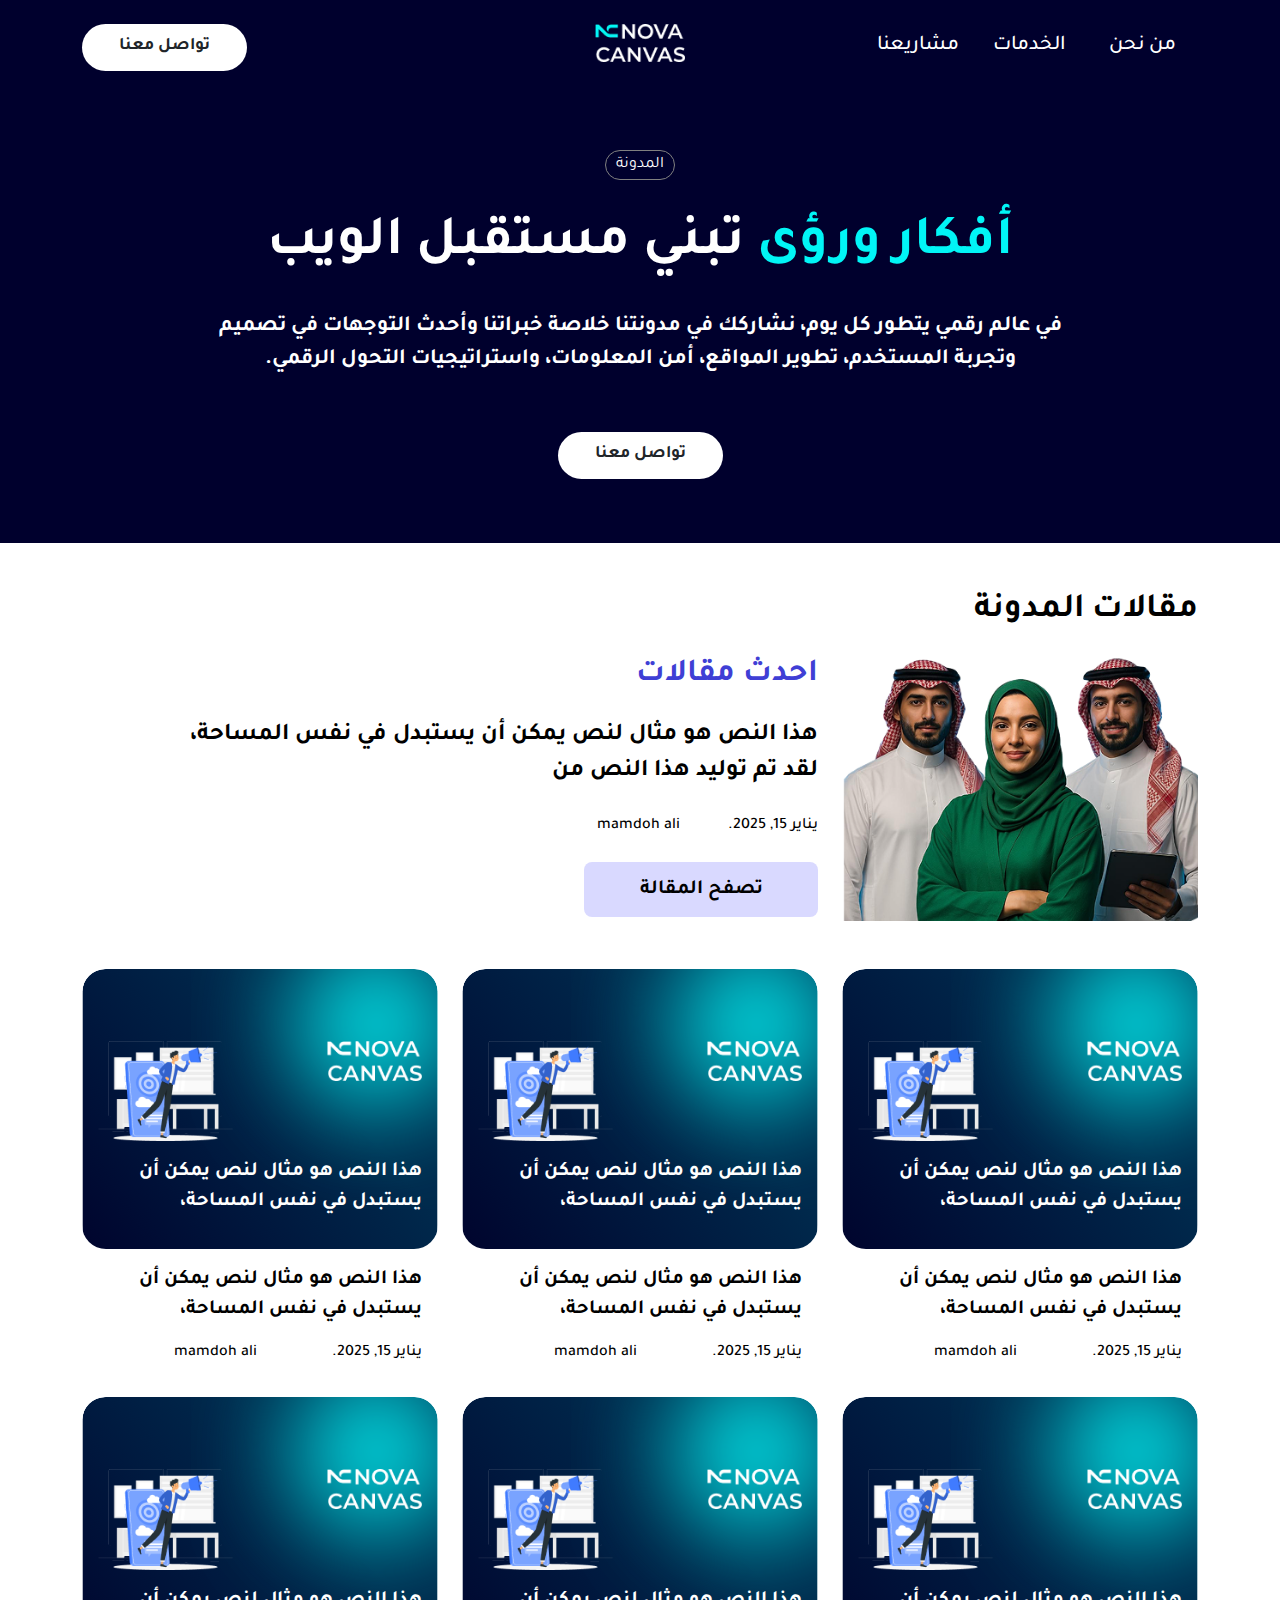
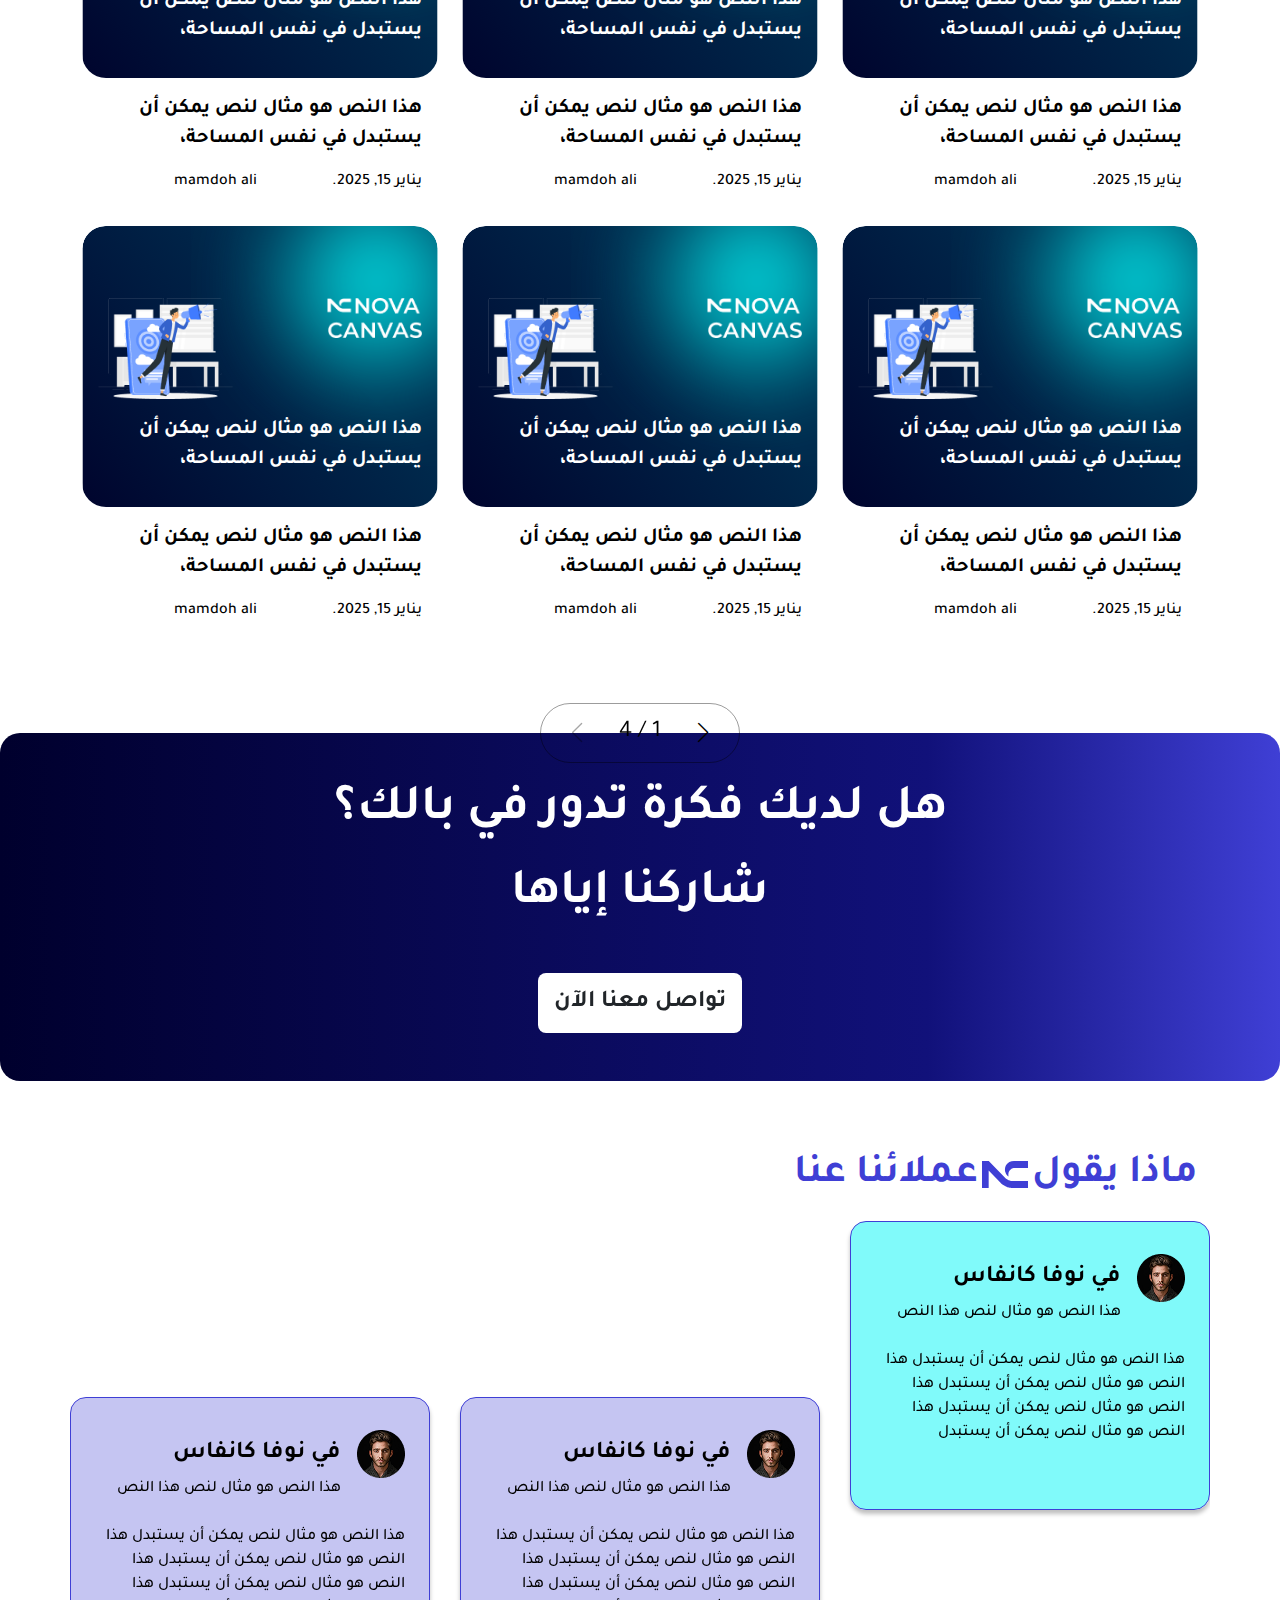
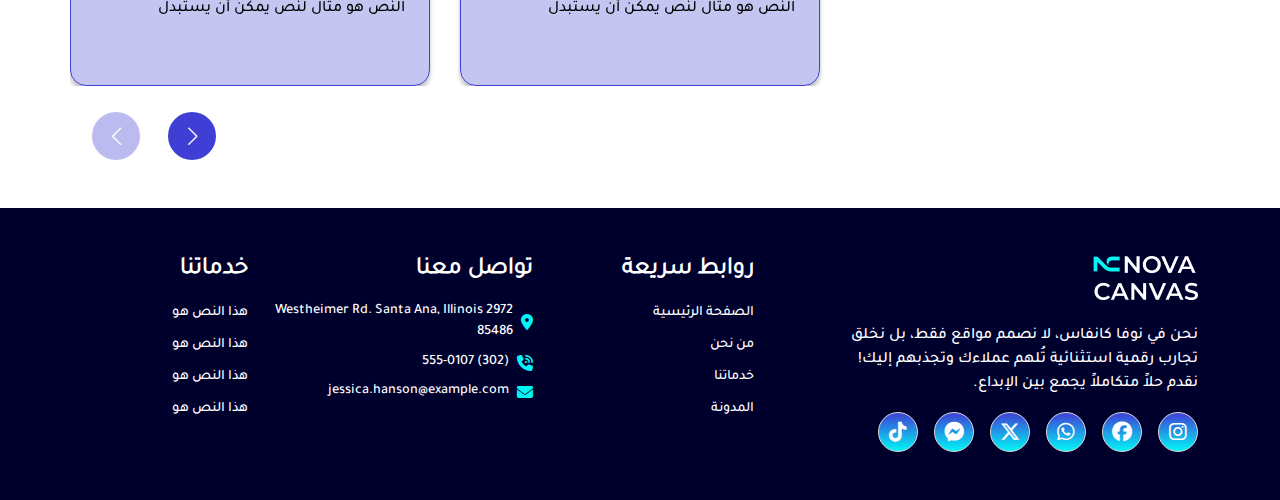
<file: blogs.html>
<!DOCTYPE html>
<!-- <html lang="ar" dir="ltr"> -->
<html lang="ar" dir="rtl">

<head>
    <!-- meta tag -->
    <meta charset="utf-8">
    <title>Nova Landing Page</title>
    <meta name="description" content="">
    <!-- responsive tag -->
    <meta http-equiv="x-ua-compatible" content="ie=edge">
    <meta name="viewport" content="width=device-width, initial-scale=1">
    <!-- favicon -->
    <link rel="apple-touch-icon" href="assets/image/fav/nova.png">
    <link rel="shortcut icon" type="image/x-icon" href="assets/image/fav/nova.png">
    <!-- bootstrap v5.3.3 css -->
    <!-- <link rel="stylesheet" type="text/css" href="assets/bootstrap/css/bootstrap.min.css"> -->
    <link rel="stylesheet" type="text/css" href="assets/bootstrap/css/bootstrap.rtl.min.css">
    <!-- AOS animation css -->
    <link rel="stylesheet" type="text/css" href="assets/AOS/aos.css">
    <!--Font-awesome-->
    <link rel="stylesheet" href="https://cdnjs.cloudflare.com/ajax/libs/font-awesome/6.4.2/css/all.min.css" />
    <!-- Swiper Slider css -->
    <link rel="stylesheet" type="text/css" href="assets/swiper/css/swiper-bundle.min.css">
    <!-- style css -->
    <link rel="stylesheet" type="text/css" href="assets/sass/general.css">
    <script src="assets/js/gsap.min.js"></script>
    <!--[if lt IE 9]>
            <script src="https://oss.maxcdn.com/html5shiv/3.7.2/html5shiv.min.js"></script>
            <script src="https://oss.maxcdn.com/respond/1.4.2/respond.min.js"></script>
    <![endif]-->
</head>

<body id="vertical">
    <!-- ============================================================== -->
    <!-- Header -->
    <!-- ============================================================== -->
    <header>
        <div class="container">
            <div class="row">
                <div class="col-lg col-2">
                    <nav>
                        <ul class="nav-links d-flex align-items-center gap-3">
                            <li class="position-relative">
                                <a href="about.html" class="btn hover-button p-0">
                                    <span class="top content">من نحن</span>
                                    <span class="bottom content">من نحن</span>
                                </a>
                            </li>
                            <li class="position-relative">
                                <a href="#" class="btn hover-button p-0">
                                    <span class="top content">الخدمات</span>
                                    <span class="bottom content">الخدمات</span>
                                </a>
                            </li>
                            <li class="position-relative">
                                <a href="projects.html" class="btn hover-button p-0">
                                    <span class="top content">مشاريعنا</span>
                                    <span class="bottom content">مشاريعنا</span>
                                </a>
                            </li>
                            <li class="position-relative d-lg-none d-sm-block">
                                <a href="contact-us.html" class="contact-link text-white">
                                    <span>تواصل معنا</span>
                                </a>
                            </li>
                        </ul>
                        <div class="menu-toggle">&#9776;</div>
                    </nav>
                </div>
                <div class="col-lg col-10 d-flex header-logo-part">
                    <div class="logo">
                        <a href="index.html">
                            <img width="90px" src="assets/image/logo/logo.webp" alt="logo" />
                        </a>
                    </div>
                </div>
                <div class="col-lg d-lg-flex d-none  justify-content-end">
                    <button class="btn btn-contact-btn border-0 d-flex align-items-center justify-content-center gap-2">
                        <span>تواصل معنا</span>
                        <img width="24px" src="assets/image/icon/Arrow left-circle.svg" alt="icon" />
                    </button>
                </div>
            </div>
        </div>
    </header>
    <!-- ============================================================== -->
    <!-- Breadcrumb -->
    <!-- ============================================================== -->
    <section class="breadcrumb-section">
        <div class="container">
            <ol class="breadcrumb justify-content-center">
                <li class="breadcrumb-item">
                    <span class="d-flex align-items-center justify-content-center around-span">المدونة</span>
                </li>
            </ol>
        </div>
    </section>
    <!-- ============================================================== -->
    <!-- About Banner -->
    <!-- ============================================================== -->
    <section class="about-banner pb-5">
        <div class="container">
            <div class="row justify-content-center">
                <div class="col-lg-12 col-md-12">
                    <div class="about-banner-text d-flex flex-column align-items-center justify-content-center text-center  py-3"
                        data-aos="fade-up">
                        <h1>
                            <span class="text-secondary">أفكار ورؤى</span>
                            تبني مستقبل الويب
                        </h1>
                        <p>
                            في عالم رقمي يتطور كل يوم، نشاركك في مدونتنا خلاصة خبراتنا وأحدث التوجهات في تصميم وتجربة
                            المستخدم، تطوير المواقع، أمن المعلومات، واستراتيجيات التحول الرقمي.
                        </p>
                        <button
                            class="btn btn-contact-btn border-0 d-flex align-items-center justify-content-center gap-2 mt-4">
                            <span>تواصل معنا</span>
                            <img width="24px" src="assets/image/icon/Arrow left-circle.svg" alt="icon" />
                        </button>
                    </div>
                </div>
            </div>
        </div>
    </section>
    <!-- ============================================================== -->
    <!-- Blog Articles-->
    <!-- ============================================================== -->
    <section class="blog-article bg-white text-dark py-5">
        <div class="container">
            <h2 class="title mb-4">مقالات المدونة</h2>
            <div class="row row-gap-3 mb-5">
                <div class="col-lg-4 col-md-4">
                    <div class="blog-article-image">
                        <img class="img-fluid w-100 h-100" src="assets/image/img/article.png" alt="image" />
                    </div>
                </div>
                <div class="col-lg-8 col-md-8">
                    <div class="blog-article-text d-flex flex-column justify-content-center align-items-start">
                        <h5>احدث مقالات</h5>
                        <p>
                            هذا النص هو مثال لنص يمكن أن يستبدل في نفس المساحة، لقد تم توليد هذا النص من
                        </p>
                        <div class="span-block d-flex align-items-center flex-wrap row-gap-3 column-gap-5">
                            <span class="d-block">يناير 15, 2025.</span>
                            <span class="d-block">mamdoh ali</span>
                        </div>
                        <button class="btn btn-discovery d-flex align-items-center justify-content-center gap-3"
                            id="hoverBtn">
                            <span>تصفح المقالة</span>
                            <img width="24px" src="assets/image/icon/Arrow left-circle.svg" alt="icon" />
                        </button>
                    </div>
                </div>
            </div>
            <div class="row row-gap-3">
                <div class="col-lg-4 col-md-6">
                    <div class="blog-article-card">
                        <a href="blog-details.html" class="d-block w-100">
                            <div class="card-header position-relative h-100 mb-3">
                                <div class="image-part d-flex justify-content-between align-items-start mb-3">
                                    <img class="logo" width="95px" src="assets/image/img/nova-white-logo.png"
                                        alt="image" />
                                    <img class="frame" width="135px" src="assets/image/img/Frame.png" alt="image" />
                                </div>
                                <p class="text-white">
                                    هذا النص هو مثال لنص يمكن أن يستبدل في نفس المساحة،
                                </p>
                            </div>
                            <div class="card-body text-black">
                                <p>هذا النص هو مثال لنص يمكن أن يستبدل في نفس المساحة، </p>
                                <div class="d-flex flex-wrap mt-3">
                                    <span class="d-block flex-grow-1">يناير 15, 2025.</span>
                                    <span class="d-block flex-grow-1">mamdoh ali</span>
                                </div>
                            </div>
                        </a>
                    </div>
                </div>
                <!---->
                <div class="col-lg-4 col-md-6">
                    <div class="blog-article-card">
                        <a href="blog-details.html" class="d-block w-100">
                            <div class="card-header position-relative h-100 mb-3">
                                <div class="image-part d-flex justify-content-between align-items-start mb-3">
                                    <img class="logo" width="95px" src="assets/image/img/nova-white-logo.png"
                                        alt="image" />
                                    <img class="frame" width="135px" src="assets/image/img/Frame.png" alt="image" />
                                </div>
                                <p class="text-white">
                                    هذا النص هو مثال لنص يمكن أن يستبدل في نفس المساحة،
                                </p>
                            </div>
                            <div class="card-body text-black">
                                <p>هذا النص هو مثال لنص يمكن أن يستبدل في نفس المساحة، </p>
                                <div class="d-flex flex-wrap mt-3">
                                    <span class="d-block flex-grow-1">يناير 15, 2025.</span>
                                    <span class="d-block flex-grow-1">mamdoh ali</span>
                                </div>
                            </div>
                        </a>
                    </div>
                </div>
                <!---->
                <div class="col-lg-4 col-md-6">
                    <div class="blog-article-card">
                        <a href="blog-details.html" class="d-block w-100">
                            <div class="card-header position-relative h-100 mb-3">
                                <div class="image-part d-flex justify-content-between align-items-start mb-3">
                                    <img class="logo" width="95px" src="assets/image/img/nova-white-logo.png"
                                        alt="image" />
                                    <img class="frame" width="135px" src="assets/image/img/Frame.png" alt="image" />
                                </div>
                                <p class="text-white">
                                    هذا النص هو مثال لنص يمكن أن يستبدل في نفس المساحة،
                                </p>
                            </div>
                            <div class="card-body text-black">
                                <p>هذا النص هو مثال لنص يمكن أن يستبدل في نفس المساحة، </p>
                                <div class="d-flex flex-wrap mt-3">
                                    <span class="d-block flex-grow-1">يناير 15, 2025.</span>
                                    <span class="d-block flex-grow-1">mamdoh ali</span>
                                </div>
                            </div>
                        </a>
                    </div>
                </div>
                <!---->
                <div class="col-lg-4 col-md-6">
                    <div class="blog-article-card">
                        <a href="blog-details.html" class="d-block w-100">
                            <div class="card-header position-relative h-100 mb-3">
                                <div class="image-part d-flex justify-content-between align-items-start mb-3">
                                    <img class="logo" width="95px" src="assets/image/img/nova-white-logo.png"
                                        alt="image" />
                                    <img class="frame" width="135px" src="assets/image/img/Frame.png" alt="image" />
                                </div>
                                <p class="text-white">
                                    هذا النص هو مثال لنص يمكن أن يستبدل في نفس المساحة،
                                </p>
                            </div>
                            <div class="card-body text-black">
                                <p>هذا النص هو مثال لنص يمكن أن يستبدل في نفس المساحة، </p>
                                <div class="d-flex flex-wrap mt-3">
                                    <span class="d-block flex-grow-1">يناير 15, 2025.</span>
                                    <span class="d-block flex-grow-1">mamdoh ali</span>
                                </div>
                            </div>
                        </a>
                    </div>
                </div>
                <!---->
                <div class="col-lg-4 col-md-6">
                    <div class="blog-article-card">
                        <a href="blog-details.html" class="d-block w-100">
                            <div class="card-header position-relative h-100 mb-3">
                                <div class="image-part d-flex justify-content-between align-items-start mb-3">
                                    <img class="logo" width="95px" src="assets/image/img/nova-white-logo.png"
                                        alt="image" />
                                    <img class="frame" width="135px" src="assets/image/img/Frame.png" alt="image" />
                                </div>
                                <p class="text-white">
                                    هذا النص هو مثال لنص يمكن أن يستبدل في نفس المساحة،
                                </p>
                            </div>
                            <div class="card-body text-black">
                                <p>هذا النص هو مثال لنص يمكن أن يستبدل في نفس المساحة، </p>
                                <div class="d-flex flex-wrap mt-3">
                                    <span class="d-block flex-grow-1">يناير 15, 2025.</span>
                                    <span class="d-block flex-grow-1">mamdoh ali</span>
                                </div>
                            </div>
                        </a>
                    </div>
                </div>
                <!---->
                <div class="col-lg-4 col-md-6">
                    <div class="blog-article-card">
                        <a href="blog-details.html" class="d-block w-100">
                            <div class="card-header position-relative h-100 mb-3">
                                <div class="image-part d-flex justify-content-between align-items-start mb-3">
                                    <img class="logo" width="95px" src="assets/image/img/nova-white-logo.png"
                                        alt="image" />
                                    <img class="frame" width="135px" src="assets/image/img/Frame.png" alt="image" />
                                </div>
                                <p class="text-white">
                                    هذا النص هو مثال لنص يمكن أن يستبدل في نفس المساحة،
                                </p>
                            </div>
                            <div class="card-body text-black">
                                <p>هذا النص هو مثال لنص يمكن أن يستبدل في نفس المساحة، </p>
                                <div class="d-flex flex-wrap mt-3">
                                    <span class="d-block flex-grow-1">يناير 15, 2025.</span>
                                    <span class="d-block flex-grow-1">mamdoh ali</span>
                                </div>
                            </div>
                        </a>
                    </div>
                </div>
                <!---->
                <div class="col-lg-4 col-md-6">
                    <div class="blog-article-card">
                        <a href="#" class="d-block w-100">
                            <div class="card-header position-relative h-100 mb-3">
                                <div class="image-part d-flex justify-content-between align-items-start mb-3">
                                    <img class="logo" width="95px" src="assets/image/img/nova-white-logo.png"
                                        alt="image" />
                                    <img class="frame" width="135px" src="assets/image/img/Frame.png" alt="image" />
                                </div>
                                <p class="text-white">
                                    هذا النص هو مثال لنص يمكن أن يستبدل في نفس المساحة،
                                </p>
                            </div>
                            <div class="card-body text-black">
                                <p>هذا النص هو مثال لنص يمكن أن يستبدل في نفس المساحة، </p>
                                <div class="d-flex flex-wrap mt-3">
                                    <span class="d-block flex-grow-1">يناير 15, 2025.</span>
                                    <span class="d-block flex-grow-1">mamdoh ali</span>
                                </div>
                            </div>
                        </a>
                    </div>
                </div>
                <!---->
                <div class="col-lg-4 col-md-6">
                    <div class="blog-article-card">
                        <a href="#" class="d-block w-100">
                            <div class="card-header position-relative h-100 mb-3">
                                <div class="image-part d-flex justify-content-between align-items-start mb-3">
                                    <img class="logo" width="95px" src="assets/image/img/nova-white-logo.png"
                                        alt="image" />
                                    <img class="frame" width="135px" src="assets/image/img/Frame.png" alt="image" />
                                </div>
                                <p class="text-white">
                                    هذا النص هو مثال لنص يمكن أن يستبدل في نفس المساحة،
                                </p>
                            </div>
                            <div class="card-body text-black">
                                <p>هذا النص هو مثال لنص يمكن أن يستبدل في نفس المساحة، </p>
                                <div class="d-flex flex-wrap mt-3">
                                    <span class="d-block flex-grow-1">يناير 15, 2025.</span>
                                    <span class="d-block flex-grow-1">mamdoh ali</span>
                                </div>
                            </div>
                        </a>
                    </div>
                </div>
                <!---->
                <div class="col-lg-4 col-md-6">
                    <div class="blog-article-card">
                        <a href="#" class="d-block w-100">
                            <div class="card-header position-relative h-100 mb-3">
                                <div class="image-part d-flex justify-content-between align-items-start mb-3">
                                    <img class="logo" width="95px" src="assets/image/img/nova-white-logo.png"
                                        alt="image" />
                                    <img class="frame" width="135px" src="assets/image/img/Frame.png" alt="image" />
                                </div>
                                <p class="text-white">
                                    هذا النص هو مثال لنص يمكن أن يستبدل في نفس المساحة،
                                </p>
                            </div>
                            <div class="card-body text-black">
                                <p>هذا النص هو مثال لنص يمكن أن يستبدل في نفس المساحة، </p>
                                <div class="d-flex flex-wrap mt-3">
                                    <span class="d-block flex-grow-1">يناير 15, 2025.</span>
                                    <span class="d-block flex-grow-1">mamdoh ali</span>
                                </div>
                            </div>
                        </a>
                    </div>
                </div>
                <!---->
            </div>
        </div>
    </section>
    <!-- ============================================================== -->
    <!--Similar Project -->
    <!-- ============================================================== -->
    <section class="similar-project py-3 bg-white position-relative">
        <div class="position-relative pagination-number d-flex align-items-center justify-content-center">
            <div class="swiper-button-next position-relative"></div>
            <div class="swiper-pagination position-relative"></div>
            <div class="swiper-button-prev position-relative"></div>
        </div>
        <div class="similar-project-bg-gradient py-5">
            <div class="container">
                <!-- Swiper -->
                <div class="swiper mySwiper similar-proj-slider">
                    <div class="swiper-wrapper">
                        <div class="swiper-slide">
                            <div class="d-flex justify-content-center align-items-center flex-column row-gap-4">
                                <h2>هل لديك فكرة تدور في بالك؟</h2>
                                <h2>شاركنا إياها</h2>
                                <button
                                    class="btn btn-contact-btn border-0 d-flex align-items-center justify-content-center gap-2 mt-4">
                                    <span>تواصل معنا الآن</span>
                                    <img width="24px" src="assets/image/icon/Arrow left-circle.svg" alt="icon" />
                                </button>
                            </div>
                        </div>
                        <!---->
                        <div class="swiper-slide">
                            <div class="d-flex justify-content-center align-items-center flex-column row-gap-4">
                                <h2>هل لديك فكرة تدور في بالك؟</h2>
                                <h2>شاركنا إياها</h2>
                                <button
                                    class="btn btn-contact-btn border-0 d-flex align-items-center justify-content-center gap-2 mt-4">
                                    <span>تواصل معنا الآن</span>
                                    <img width="24px" src="assets/image/icon/Arrow left-circle.svg" alt="icon" />
                                </button>
                            </div>
                        </div>
                        <!---->
                        <div class="swiper-slide">
                            <div class="d-flex justify-content-center align-items-center flex-column row-gap-4">
                                <h2>هل لديك فكرة تدور في بالك؟</h2>
                                <h2>شاركنا إياها</h2>
                                <button
                                    class="btn btn-contact-btn border-0 d-flex align-items-center justify-content-center gap-2 mt-4">
                                    <span>تواصل معنا الآن</span>
                                    <img width="24px" src="assets/image/icon/Arrow left-circle.svg" alt="icon" />
                                </button>
                            </div>
                        </div>
                        <!---->
                        <div class="swiper-slide">
                            <div class="d-flex justify-content-center align-items-center flex-column row-gap-4">
                                <h2>هل لديك فكرة تدور في بالك؟</h2>
                                <h2>شاركنا إياها</h2>
                                <button
                                    class="btn btn-contact-btn border-0 d-flex align-items-center justify-content-center gap-2 mt-4">
                                    <span>تواصل معنا الآن</span>
                                    <img width="24px" src="assets/image/icon/Arrow left-circle.svg" alt="icon" />
                                </button>
                            </div>
                        </div>
                        <!---->
                    </div>
                </div>
                
            </div>
        </div>
    </section>
    <!-- ============================================================== -->
    <!--Customer Reviews -->
    <!-- ============================================================== -->
    <section class="customer-reviews white-customer-review bg-white py-5">
        <div class="container">
            <div class="row mb-3">
                <div class="titel primary-text d-flex flex-wrap align-items-center gap-1">
                    <span>ماذا يقول</span>
                    <img width="46px" src="assets/image/icon/nova-primary-fav.svg" alt="icon" />
                    <span>عملائنا عنا</span>
                </div>
            </div>
            <div class="row">
                <!-- Swiper -->
                <div class="swiper mySwiper customerSwiper">
                    <div class="swiper-wrapper">
                        <div class="swiper-slide">
                            <div class="customer-reviews-card">
                                <div class="card-header d-flex flex-wrap align-items-baseline gap-3 mb-4">
                                    <div class="card-header-image">
                                        <img width="100%" src="assets/image/img/client.png" alt="image" />
                                    </div>
                                    <div class="card-header-text d-flex flex-column row-gap-2">
                                        <h5 class="text-black">في نوفا كانفاس</h5>
                                        <p class="text-black">هذا النص هو مثال لنص هذا النص </p>
                                    </div>
                                </div>
                                <div class="card-body">
                                    <p class="text-black">
                                        هذا النص هو مثال لنص يمكن أن يستبدل هذا النص هو مثال لنص يمكن أن يستبدل هذا النص
                                        هو مثال
                                        لنص يمكن أن يستبدل هذا النص هو مثال لنص يمكن أن يستبدل
                                    </p>
                                </div>
                            </div>
                        </div>
                        <!---->
                        <div class="swiper-slide">
                            <div class="customer-reviews-card">
                                <div class="card-header d-flex flex-wrap align-items-baseline gap-3 mb-4">
                                    <div class="card-header-image">
                                        <img width="100%" src="assets/image/img/client.png" alt="image" />
                                    </div>
                                    <div class="card-header-text d-flex flex-column row-gap-2">
                                        <h5 class="text-black">في نوفا كانفاس</h5>
                                        <p class="text-black">هذا النص هو مثال لنص هذا النص </p>
                                    </div>
                                </div>
                                <div class="card-body">
                                    <p class="text-black">
                                        هذا النص هو مثال لنص يمكن أن يستبدل هذا النص هو مثال لنص يمكن أن يستبدل هذا النص
                                        هو مثال
                                        لنص يمكن أن يستبدل هذا النص هو مثال لنص يمكن أن يستبدل
                                    </p>
                                </div>
                            </div>
                        </div>
                        <!---->
                        <div class="swiper-slide">
                            <div class="customer-reviews-card">
                                <div class="card-header d-flex flex-wrap align-items-baseline gap-3 mb-4">
                                    <div class="card-header-image">
                                        <img width="100%" src="assets/image/img/client.png" alt="image" />
                                    </div>
                                    <div class="card-header-text d-flex flex-column row-gap-2">
                                        <h5 class="text-black">في نوفا كانفاس</h5>
                                        <p class="text-black">هذا النص هو مثال لنص هذا النص </p>
                                    </div>
                                </div>
                                <div class="card-body">
                                    <p class="text-black">
                                        هذا النص هو مثال لنص يمكن أن يستبدل هذا النص هو مثال لنص يمكن أن يستبدل هذا النص
                                        هو مثال
                                        لنص يمكن أن يستبدل هذا النص هو مثال لنص يمكن أن يستبدل
                                    </p>
                                </div>
                            </div>
                        </div>
                        <!---->
                        <div class="swiper-slide">
                            <div class="customer-reviews-card">
                                <div class="card-header d-flex flex-wrap align-items-baseline gap-3 mb-4">
                                    <div class="card-header-image">
                                        <img width="100%" src="assets/image/img/client.png" alt="image" />
                                    </div>
                                    <div class="card-header-text d-flex flex-column row-gap-2">
                                        <h5 class="text-black">في نوفا كانفاس</h5>
                                        <p class="text-black">هذا النص هو مثال لنص هذا النص </p>
                                    </div>
                                </div>
                                <div class="card-body">
                                    <p class="text-black">
                                        هذا النص هو مثال لنص يمكن أن يستبدل هذا النص هو مثال لنص يمكن أن يستبدل هذا النص
                                        هو مثال
                                        لنص يمكن أن يستبدل هذا النص هو مثال لنص يمكن أن يستبدل
                                    </p>
                                </div>
                            </div>
                        </div>
                        <!---->
                    </div>
                </div>
            </div>
            <div class="arrow-slider d-flex align-items-center justify-content-end gap-5 mt-5">
                <div
                    class="swiper-button-next swiper-btn position-relative d-flex align-items-center justify-content-center">
                </div>
                <div
                    class="swiper-button-prev swiper-btn position-relative d-flex align-items-center justify-content-center">
                </div>
            </div>
        </div>
    </section>
    <!-- ============================================================== -->
    <!--Footer -->
    <!-- ============================================================== -->
    <footer class="py-5">
        <div class="container">
            <div class="row row-gap-4">
                <div class="col-lg-4 col-md-6">
                    <div class="footer-description">
                        <a href="index.html" class="d-block mb-4">
                            <img src="assets/image/logo/logo.webp" alt="image" />
                        </a>
                        <p class="mb-3">
                            نحن في نوفا كانفاس، لا نصمم مواقع فقط، بل نخلق تجارب رقمية استثنائية تُلهم عملاءك وتجذبهم
                            إليك! نقدم حلاً متكاملاً يجمع بين الإبداع.
                        </p>
                        <ul class="social-links d-flex flex-wrap align-items-center gap-3">
                            <li>
                                <a href="#" class="d-flex align-items-center justify-content-center text-white">
                                    <i class="fa-brands fa-instagram"></i>
                                </a>
                            </li>
                            <li>
                                <a href="#" class="d-flex align-items-center justify-content-center text-white">
                                    <i class="fa-brands fa-facebook"></i>
                                </a>
                            </li>
                            <li>
                                <a href="#" class="d-flex align-items-center justify-content-center text-white">
                                    <i class="fa-brands fa-whatsapp"></i>
                                </a>
                            </li>
                            <li>
                                <a href="#" class="d-flex align-items-center justify-content-center text-white">
                                    <i class="fa-brands fa-x-twitter"></i>
                                </a>
                            </li>
                            <li>
                                <a href="#" class="d-flex align-items-center justify-content-center text-white">
                                    <i class="fa-brands fa-facebook-messenger"></i>
                                </a>
                            </li>
                            <li>
                                <a href="#" class="d-flex align-items-center justify-content-center text-white">
                                    <i class="fa-brands fa-tiktok"></i>
                                </a>
                            </li>
                        </ul>
                    </div>
                </div>
                <!---->
                <div class="col-lg-3 col-md-6 d-flex justify-content-lg-center">
                    <div class="footer-link">
                        <h4 class="footer-title mb-3">روابط سريعة</h4>
                        <ul class="list-link d-flex flex-column row-gap-2">
                            <li>
                                <a href="#">الصفحة الرئيسية</a>
                            </li>
                            <li>
                                <a href="#">من نحن</a>
                            </li>
                            <li>
                                <a href="#">خدماتنا</a>
                            </li>
                            <li>
                                <a href="#">المدونة</a>
                            </li>
                        </ul>
                    </div>
                </div>
                <!---->
                <div class="col-lg-3 col-md-6 d-flex">
                    <div class="footer-link">
                        <h4 class="footer-title mb-3">تواصل معنا</h4>
                        <ul class="list-link d-flex flex-column row-gap-2">
                            <li>
                                <a href="#" class="d-flex align-items-center gap-2">
                                    <i class="fa-solid fa-location-dot"></i>
                                    <span>2972 Westheimer Rd. Santa Ana, Illinois 85486 </span>
                                </a>
                            </li>
                            <li>
                                <a href="#" class="d-flex align-items-center gap-2">
                                    <i class="fa-solid fa-phone-volume"></i>
                                    <span>(302) 555-0107</span>
                                </a>
                            </li>
                            <li>
                                <a href="#" class="d-flex align-items-center gap-2">
                                    <i class="fa-solid fa-envelope"></i>
                                    <span>jessica.hanson@example.com</span>
                                </a>
                            </li>
                        </ul>
                    </div>
                </div>
                <!---->
                <div class="col-lg-2 col-md-6 d-flex">
                    <div class="footer-link">
                        <h4 class="footer-title mb-3">خدماتنا</h4>
                        <ul class="list-link d-flex flex-column row-gap-2">
                            <li>
                                <a href="#">هذا النص هو</a>
                            </li>
                            <li>
                                <a href="#">هذا النص هو</a>
                            </li>
                            <li>
                                <a href="#">هذا النص هو</a>
                            </li>
                            <li>
                                <a href="#">هذا النص هو</a>
                            </li>
                        </ul>
                    </div>
                </div>
            </div>
        </div>
    </footer>
    <!-- ============================================================== -->
    <!-- back-to-top -->
    <!-- ============================================================== -->
    <button class="back-to-top p-0 m-0" type="button"></button>
    <script src="assets/bootstrap/js/bootstrap.bundle.min.js"></script>
    <script src="https://cdnjs.cloudflare.com/ajax/libs/popper.js/1.14.3/umd/popper.min.js"></script>
    <!--JQuery Js-->
    <script src="assets/jq/jQuery.js"></script>
    <!-- AOS JS -->
    <script src="assets/AOS/aos.js"></script>
    <!--ScrollTrigger-->
    <script src="assets/js/ScrollTrigger.min.js"></script>
    <!--lenis-->
    <script src="assets/js/lenis.js"></script>
    <script src="assets/js/imagesloaded.pkgd.min.js"></script>
    <script src="assets/js/script_lenis.js"></script>
    <!-- Swiper JS -->
    <script src="assets/swiper/js/swiper.min.js"></script>
    <!--Main Js-->
    <script src="assets/js/main.js"></script>
</body>

</html>
</file>
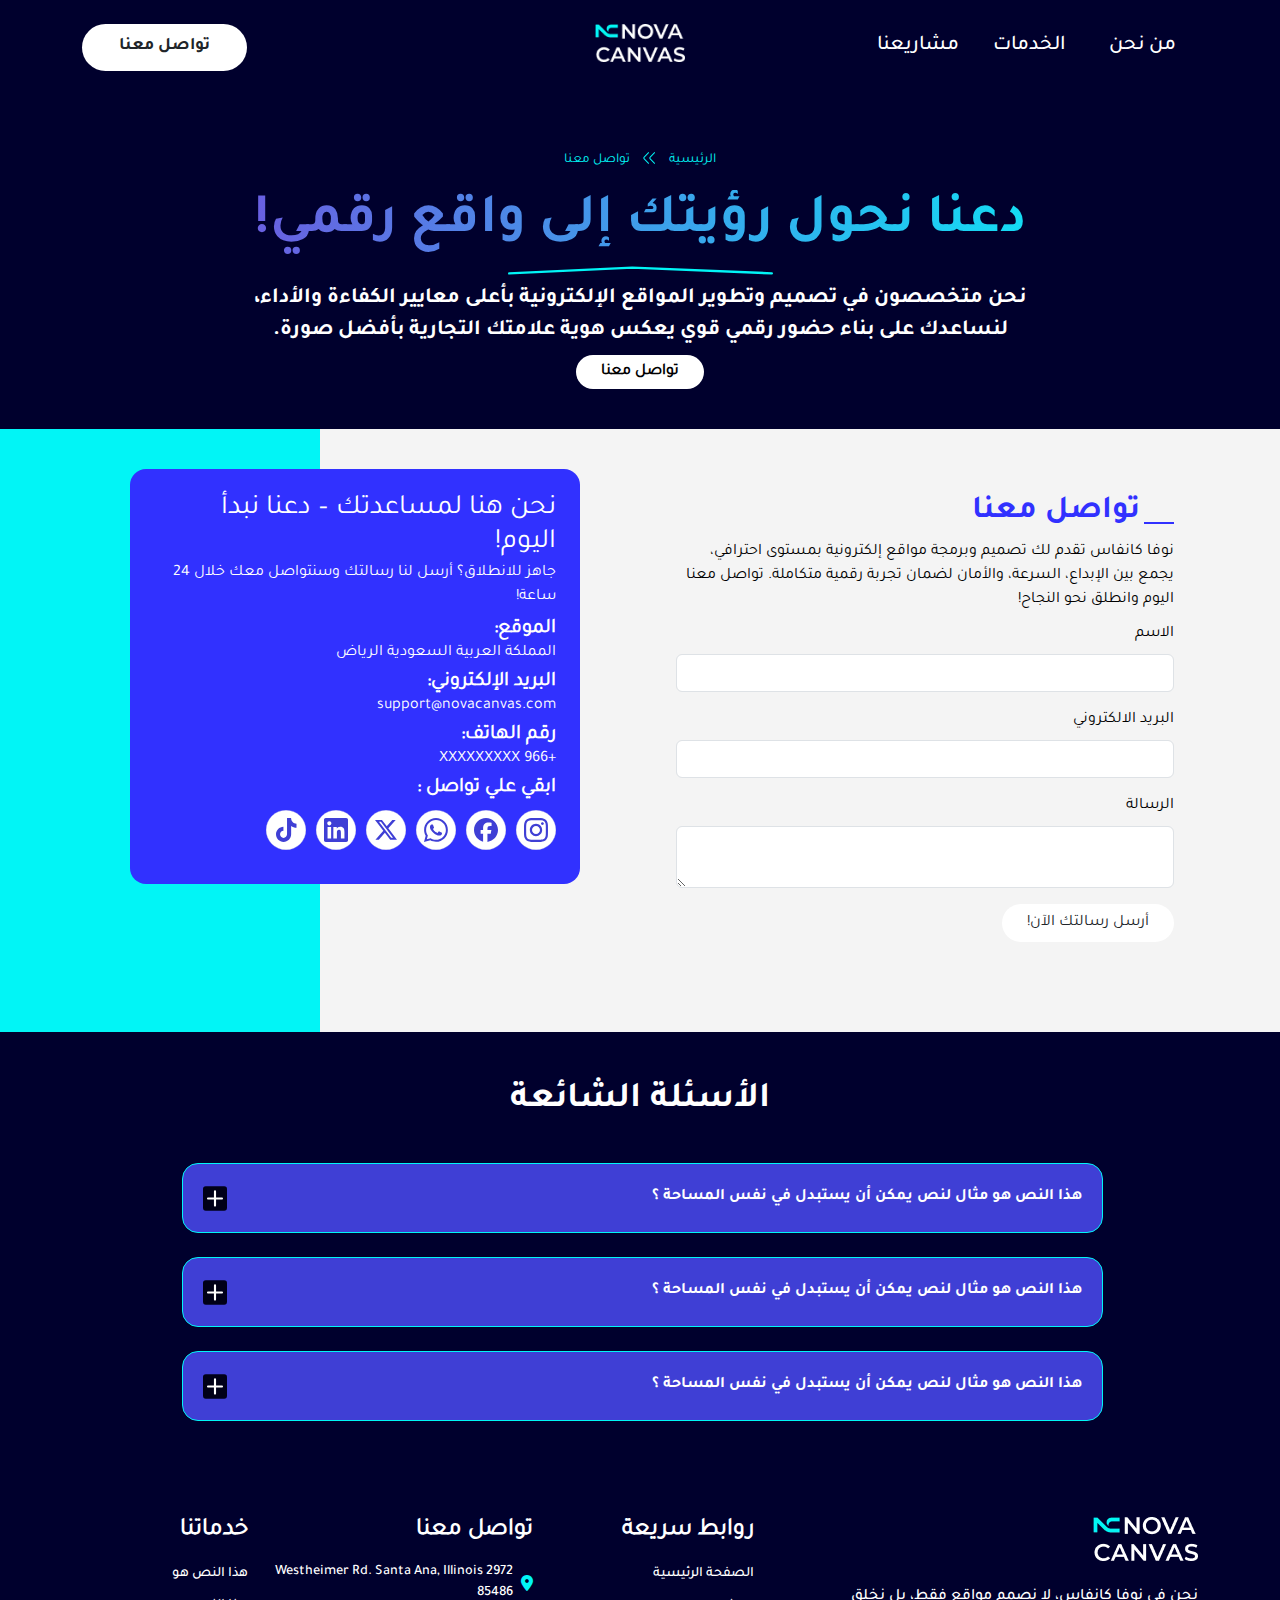
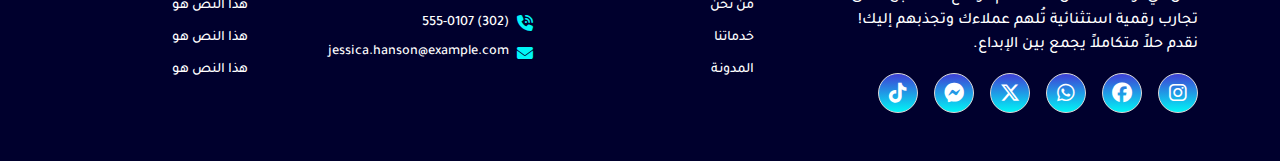
<file: contact-us.html>
<!DOCTYPE html>
<!-- <html lang="ar" dir="ltr"> -->
<html lang="ar" dir="rtl">

<head>
  <!-- meta tag -->
  <meta charset="utf-8" />
  <title>Nova Landing Page</title>
  <meta name="description" content="" />
  <!-- responsive tag -->
  <meta http-equiv="x-ua-compatible" content="ie=edge" />
  <meta name="viewport" content="width=device-width, initial-scale=1" />
  <!-- favicon -->
  <link rel="apple-touch-icon" href="assets/image/fav/nova.png" />
  <link rel="shortcut icon" type="image/x-icon" href="assets/image/fav/nova.png" />
  <!-- bootstrap v5.3.3 css -->
  <!-- <link rel="stylesheet" type="text/css" href="assets/bootstrap/css/bootstrap.min.css"> -->
  <link rel="stylesheet" type="text/css" href="assets/bootstrap/css/bootstrap.rtl.min.css" />
  <!-- AOS animation css -->
  <link rel="stylesheet" type="text/css" href="assets/AOS/aos.css" />
  <!--Font-awesome-->
  <link rel="stylesheet" href="https://cdnjs.cloudflare.com/ajax/libs/font-awesome/6.4.2/css/all.min.css" />
  <!-- Swiper Slider css -->
  <link rel="stylesheet" type="text/css" href="assets/swiper/css/swiper-bundle.min.css" />
  <!-- style css -->
  <link rel="stylesheet" type="text/css" href="assets/sass/general.css" />
  <script src="assets/js/gsap.min.js"></script>
  <!--[if lt IE 9]>
      <script src="https://oss.maxcdn.com/html5shiv/3.7.2/html5shiv.min.js"></script>
      <script src="https://oss.maxcdn.com/respond/1.4.2/respond.min.js"></script>
    <![endif]-->
</head>

<body id="vertical">
  <!-- ============================================================== -->
  <!-- Header -->
  <!-- ============================================================== -->
  <header>
    <div class="container">
      <div class="row">
        <div class="col-lg col-2">
          <nav>
            <ul class="nav-links d-flex align-items-center gap-3">
              <li class="position-relative">
                <a href="#" class="btn hover-button p-0">
                  <span class="top content">من نحن</span>
                  <span class="bottom content">من نحن</span>
                </a>
              </li>
              <li class="position-relative">
                <a href="#" class="btn hover-button p-0">
                  <span class="top content">الخدمات</span>
                  <span class="bottom content">الخدمات</span>
                </a>
              </li>
              <li class="position-relative">
                <a href="#" class="btn hover-button p-0">
                  <span class="top content">مشاريعنا</span>
                  <span class="bottom content">مشاريعنا</span>
                </a>
              </li>
              <li class="position-relative d-lg-none d-sm-block">
                <a href="#" class="contact-link text-white">
                  <span>تواصل معنا</span>
                </a>
              </li>
            </ul>
            <div class="menu-toggle">&#9776;</div>
          </nav>
        </div>
        <div class="col-lg col-10 d-flex header-logo-part">
          <div class="logo">
            <a href="#">
              <img width="90px" src="assets/image/logo/logo.webp" alt="logo" />
            </a>
          </div>
        </div>
        <div class="col-lg d-lg-flex d-none justify-content-end">
          <button class="btn btn-contact-btn border-0 d-flex align-items-center justify-content-center gap-2">
            <span>تواصل معنا</span>
            <img width="24px" src="assets/image/icon/Arrow left-circle.svg" alt="icon" />
          </button>
        </div>
      </div>
    </div>
  </header>
  <!-- ============================================================== -->
  <!-- Breadcrumb -->
  <!-- ============================================================== -->
  <section class="breadcrumb-section">
    <div class="container">
      <ol class="breadcrumb justify-content-center">
        <li class="breadcrumb-item"><a class="text-secondary" href="index.html">الرئيسية</a></li>
        <li class="breadcrumb-item text-secondary active" aria-current="page">تواصل معنا</li>
      </ol>
    </div>
  </section>
  <!-- ============================================================== -->
  <!--contact Section-->
  <!-- ============================================================== -->
  <section class="contact-section">
    <div class="container">
      <div class="row">
        <div
          class="contact-section-part d-flex flex-column align-items-cener justify-content-center row-gap-2 text-center">
          <h2 class="title-section">دعنا نحول رؤيتك إلى واقع رقمي!</h2>
          <img src="assets/image/icon/line.svg" class="title-section-img" />

          <p class="title-section-para">
            نحن متخصصون في تصميم وتطوير المواقع الإلكترونية بأعلى معايير
            الكفاءة والأداء، لنساعدك على بناء حضور رقمي قوي يعكس هوية علامتك
            التجارية بأفضل صورة.
          </p>

          <div class="contact-us-btn">تواصل معنا</div>
        </div>
      </div>
    </div>
  </section>
  <!-- ============================================================== -->
  <!-- ============================================================== -->
  <!-- contact us -->
  <!-- ============================================================== -->
  <section class="contact-form-section">
    <div class="container">
      <div class="row">
        <div class="col-md">
          <div class="form p-4">
            <h2 class="form-head">
              <div class="form-line"></div>
              <span> تواصل معنا </span>
            </h2>
            <div class="form-subtitle">
              نوفا كانفاس تقدم لك تصميم وبرمجة مواقع إلكترونية بمستوى احترافي،
              يجمع بين الإبداع، السرعة، والأمان لضمان تجربة رقمية متكاملة.
              تواصل معنا اليوم وانطلق نحو النجاح!
            </div>
            <div class="form-body">
              <form>
                <div class="mb-3 form-field">
                  <label for="name" class="form-label">الاسم</label>
                  <input type="password" class="form-control" id="name" />
                </div>
                <div class="mb-3 form-field">
                  <label for="email" class="form-label">البريد الالكتروني</label>
                  <input type="password" class="form-control" id="email" />
                </div>
                <div class="mb-3 form-field">
                  <label for="message" class="form-label">الرسالة</label>
                  <textarea type="password" class="form-control" id="message"></textarea>
                </div>
                <div class="mb-3 form-field">
                  <button class="form-btn btn bg-white rounded-5 px-4">
                    أرسل رسالتك الآن!
                  </button>
                </div>
              </form>
            </div>
          </div>
        </div>
        <div class="col-md">
          <div class="p-4 rounded-4 form-info">
            <h3 class="form-info_head">
              نحن هنا لمساعدتك – دعنا نبدأ اليوم!
            </h3>
            <p class="form-info_para">
              جاهز للانطلاق؟ أرسل لنا رسالتك وسنتواصل معك خلال 24 ساعة!
            </p>
            <div class="form-info-list pt-2">
              <div class="form-info-list-div">
                <h4>الموقع:</h4>
                <p>المملكة العربية السعودية الرياض</p>
              </div>
              <div class="form-info-list-div">
                <h4>البريد الإلكتروني:</h4>
                <p>support@novacanvas.com</p>
              </div>
              <div class="form-info-list-div">
                <h4>رقم الهاتف:</h4>
                <p>+966 XXXXXXXXX</p>
              </div>
              <div class="form-info-list-div">
                <h4>ابقي علي تواصل :</h4>
                <div class="social">
                  <img src="assets/image/icon/insta.svg" />
                  <img src="assets/image/icon/facebook.svg" />
                  <img src="assets/image/icon/whatsapp.svg" />
                  <img src="assets/image/icon/x.svg" />
                  <img src="assets/image/icon/linkedin.svg" />
                  <img src="assets/image/icon/tiktok.svg" />
                </div>
              </div>
            </div>
          </div>
        </div>
      </div>
    </div>
  </section>
  <!-- ============================================================== -->
  <!-- Common Question -->
  <!-- ============================================================== -->
  <section class="common-question py-5">
    <div class="container">
      <div class="row justify-content-center">
        <div class="col-lg-10">
          <h2 class="text-center title-common-question">الأسئلة الشائعة</h2>
          <div class="accordion accordion-flush d-flex flex-column row-gap-4" id="accordionFlushExample">
            <div class="accordion-item border-0">
              <h2 class="accordion-header">
                <button class="accordion-button text-white collapsed" type="button" data-bs-toggle="collapse"
                  data-bs-target="#flush-collapseOne" aria-expanded="false" aria-controls="flush-collapseOne">
                  هذا النص هو مثال لنص يمكن أن يستبدل في نفس المساحة ؟
                </button>
              </h2>
              <div id="flush-collapseOne" class="accordion-collapse collapse" data-bs-parent="#accordionFlushExample">
                <p>
                  هذا النص هو مثال لنص يمكن أن يستبدل في نفس المساحة، لقد تم
                  توليد هذا النص من مولد النص العربى، حيث يمكنك أن تولد هذا
                  النص هو هذا النص هو مثال لنص يمكن أن يستبدل في نفس المساحة،
                  لقد تم توليد هذا النص من مولد النص العربى، حيث يمكنك أن تولد
                  هذا النص هو
                </p>
              </div>
            </div>
            <div class="accordion-item border-0">
              <h2 class="accordion-header">
                <button class="accordion-button text-white collapsed" type="button" data-bs-toggle="collapse"
                  data-bs-target="#flush-collapseTwo" aria-expanded="false" aria-controls="flush-collapseTwo">
                  هذا النص هو مثال لنص يمكن أن يستبدل في نفس المساحة ؟
                </button>
              </h2>
              <div id="flush-collapseTwo" class="accordion-collapse collapse" data-bs-parent="#accordionFlushExample">
                <p>
                  هذا النص هو مثال لنص يمكن أن يستبدل في نفس المساحة، لقد تم
                  توليد هذا النص من مولد النص العربى، حيث يمكنك أن تولد هذا
                  النص هو هذا النص هو مثال لنص يمكن أن يستبدل في نفس المساحة،
                  لقد تم توليد هذا النص من مولد النص العربى، حيث يمكنك أن تولد
                  هذا النص هو
                </p>
              </div>
            </div>
            <div class="accordion-item border-0">
              <h2 class="accordion-header">
                <button class="accordion-button text-white collapsed" type="button" data-bs-toggle="collapse"
                  data-bs-target="#flush-collapseThree" aria-expanded="false" aria-controls="flush-collapseThree">
                  هذا النص هو مثال لنص يمكن أن يستبدل في نفس المساحة ؟
                </button>
              </h2>
              <div id="flush-collapseThree" class="accordion-collapse collapse" data-bs-parent="#accordionFlushExample">
                <p>
                  هذا النص هو مثال لنص يمكن أن يستبدل في نفس المساحة، لقد تم
                  توليد هذا النص من مولد النص العربى، حيث يمكنك أن تولد هذا
                  النص هو هذا النص هو مثال لنص يمكن أن يستبدل في نفس المساحة،
                  لقد تم توليد هذا النص من مولد النص العربى، حيث يمكنك أن تولد
                  هذا النص هو
                </p>
              </div>
            </div>
          </div>
        </div>
      </div>
    </div>
  </section>
  <!-- ============================================================== -->
  <!--Footer -->
  <!-- ============================================================== -->
  <footer class="py-5">
    <div class="container">
      <div class="row row-gap-4">
        <div class="col-lg-4 col-md-6">
          <div class="footer-description">
            <a href="index.html" class="d-block mb-4">
              <img src="assets/image/logo/logo.webp" alt="image" />
            </a>
            <p class="mb-3">
              نحن في نوفا كانفاس، لا نصمم مواقع فقط، بل نخلق تجارب رقمية
              استثنائية تُلهم عملاءك وتجذبهم إليك! نقدم حلاً متكاملاً يجمع بين
              الإبداع.
            </p>
            <ul class="social-links d-flex flex-wrap align-items-center gap-3">
              <li>
                <a href="#" class="d-flex align-items-center justify-content-center text-white">
                  <i class="fa-brands fa-instagram"></i>
                </a>
              </li>
              <li>
                <a href="#" class="d-flex align-items-center justify-content-center text-white">
                  <i class="fa-brands fa-facebook"></i>
                </a>
              </li>
              <li>
                <a href="#" class="d-flex align-items-center justify-content-center text-white">
                  <i class="fa-brands fa-whatsapp"></i>
                </a>
              </li>
              <li>
                <a href="#" class="d-flex align-items-center justify-content-center text-white">
                  <i class="fa-brands fa-x-twitter"></i>
                </a>
              </li>
              <li>
                <a href="#" class="d-flex align-items-center justify-content-center text-white">
                  <i class="fa-brands fa-facebook-messenger"></i>
                </a>
              </li>
              <li>
                <a href="#" class="d-flex align-items-center justify-content-center text-white">
                  <i class="fa-brands fa-tiktok"></i>
                </a>
              </li>
            </ul>
          </div>
        </div>
        <!---->
        <div class="col-lg-3 col-md-6 d-flex justify-content-lg-center">
          <div class="footer-link">
            <h4 class="footer-title mb-3">روابط سريعة</h4>
            <ul class="list-link d-flex flex-column row-gap-2">
              <li>
                <a href="#">الصفحة الرئيسية</a>
              </li>
              <li>
                <a href="#">من نحن</a>
              </li>
              <li>
                <a href="#">خدماتنا</a>
              </li>
              <li>
                <a href="#">المدونة</a>
              </li>
            </ul>
          </div>
        </div>
        <!---->
        <div class="col-lg-3 col-md-6 d-flex">
          <div class="footer-link">
            <h4 class="footer-title mb-3">تواصل معنا</h4>
            <ul class="list-link d-flex flex-column row-gap-2">
              <li>
                <a href="#" class="d-flex align-items-center gap-2">
                  <i class="fa-solid fa-location-dot"></i>
                  <span>2972 Westheimer Rd. Santa Ana, Illinois 85486 </span>
                </a>
              </li>
              <li>
                <a href="#" class="d-flex align-items-center gap-2">
                  <i class="fa-solid fa-phone-volume"></i>
                  <span>(302) 555-0107</span>
                </a>
              </li>
              <li>
                <a href="#" class="d-flex align-items-center gap-2">
                  <i class="fa-solid fa-envelope"></i>
                  <span>jessica.hanson@example.com</span>
                </a>
              </li>
            </ul>
          </div>
        </div>
        <!---->
        <div class="col-lg-2 col-md-6 d-flex">
          <div class="footer-link">
            <h4 class="footer-title mb-3">خدماتنا</h4>
            <ul class="list-link d-flex flex-column row-gap-2">
              <li>
                <a href="#">هذا النص هو</a>
              </li>
              <li>
                <a href="#">هذا النص هو</a>
              </li>
              <li>
                <a href="#">هذا النص هو</a>
              </li>
              <li>
                <a href="#">هذا النص هو</a>
              </li>
            </ul>
          </div>
        </div>
      </div>
    </div>
  </footer>

  <!-- ============================================================== -->
  <!-- back-to-top -->
  <!-- ============================================================== -->
  <button class="back-to-top p-0 m-0" type="button"></button>
  <script src="assets/bootstrap/js/bootstrap.bundle.min.js"></script>
  <script src="https://cdnjs.cloudflare.com/ajax/libs/popper.js/1.14.3/umd/popper.min.js"></script>
  <!--JQuery Js-->
  <script src="assets/jq/jQuery.js"></script>
  <!-- AOS JS -->
  <script src="assets/AOS/aos.js"></script>
  <!--ScrollTrigger-->
  <script src="assets/js/ScrollTrigger.min.js"></script>
  <!--lenis-->
  <script src="assets/js/lenis.js"></script>
  <script src="assets/js/imagesloaded.pkgd.min.js"></script>
  <script src="assets/js/script_lenis.js"></script>
  <!-- Swiper JS -->
  <script src="assets/swiper/js/swiper.min.js"></script>
  <!--Main Js-->
  <script src="assets/js/main.js"></script>
</body>

</html>
</file>
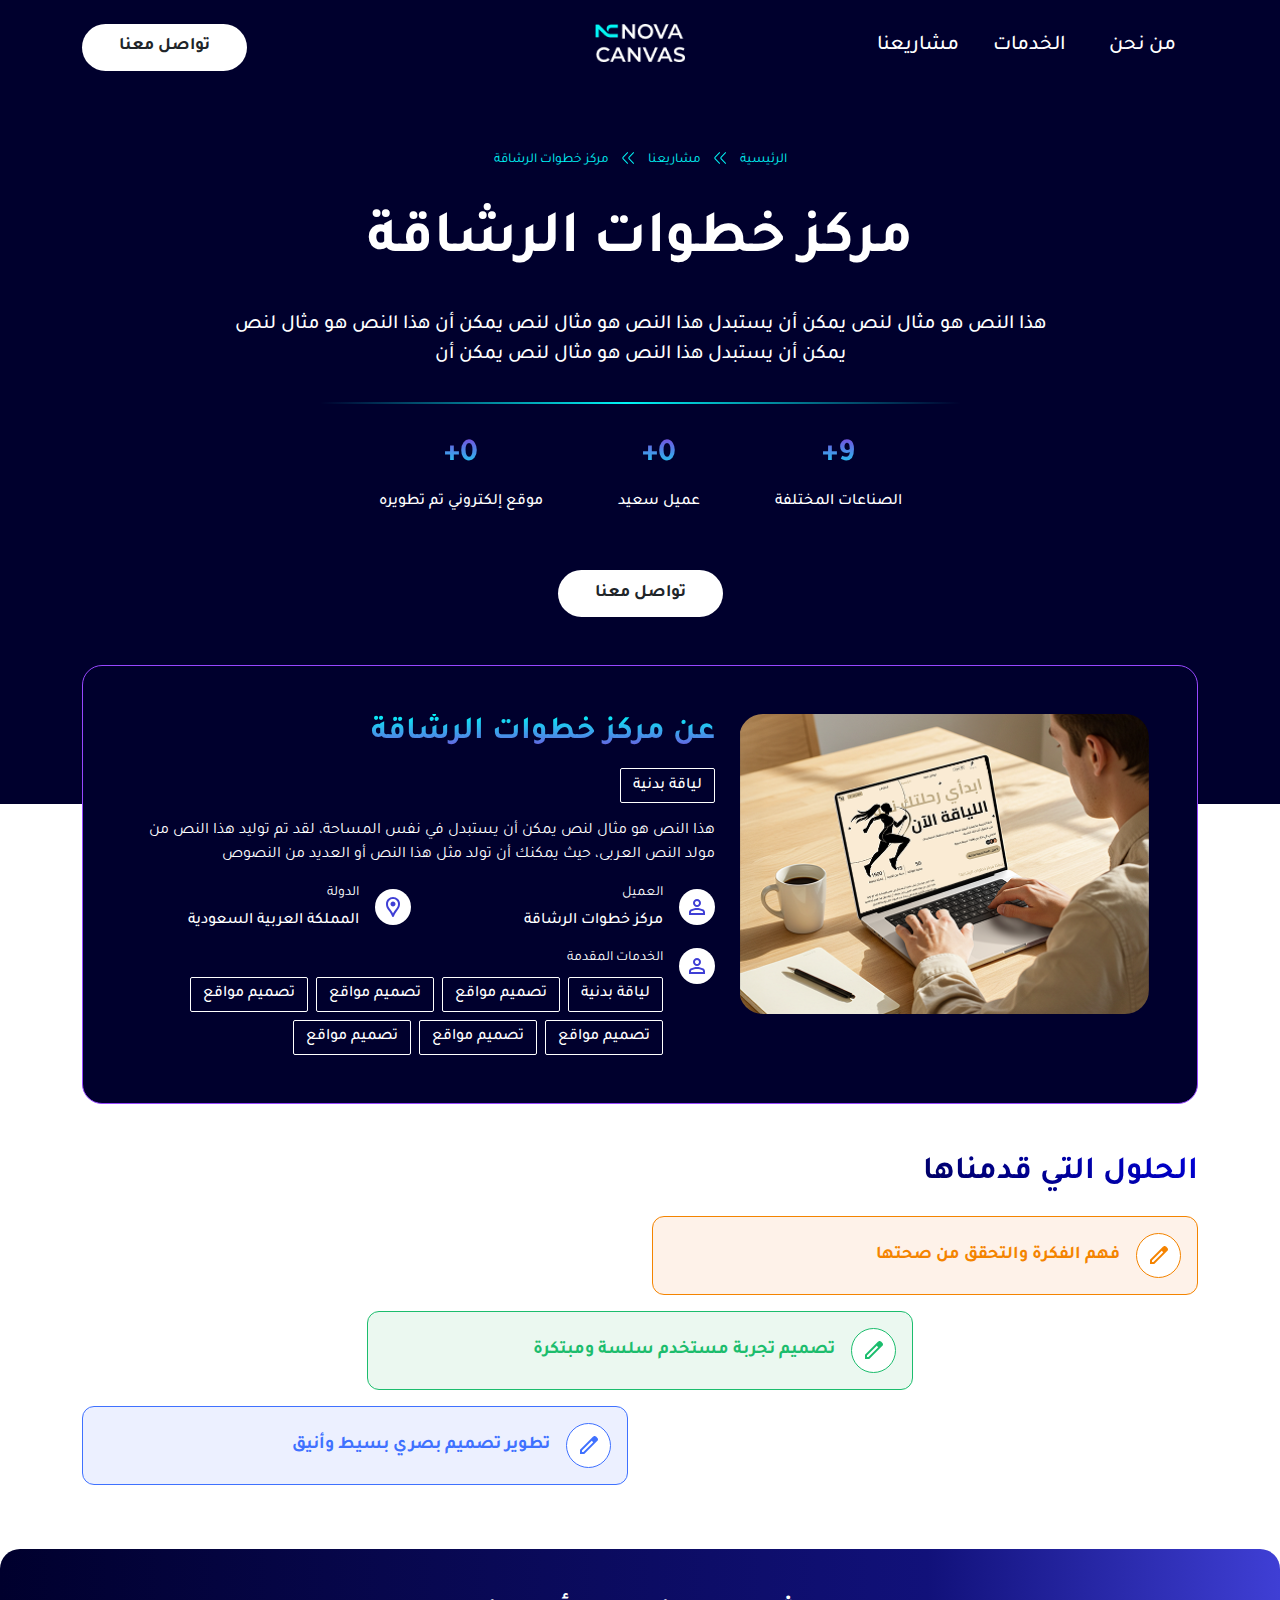
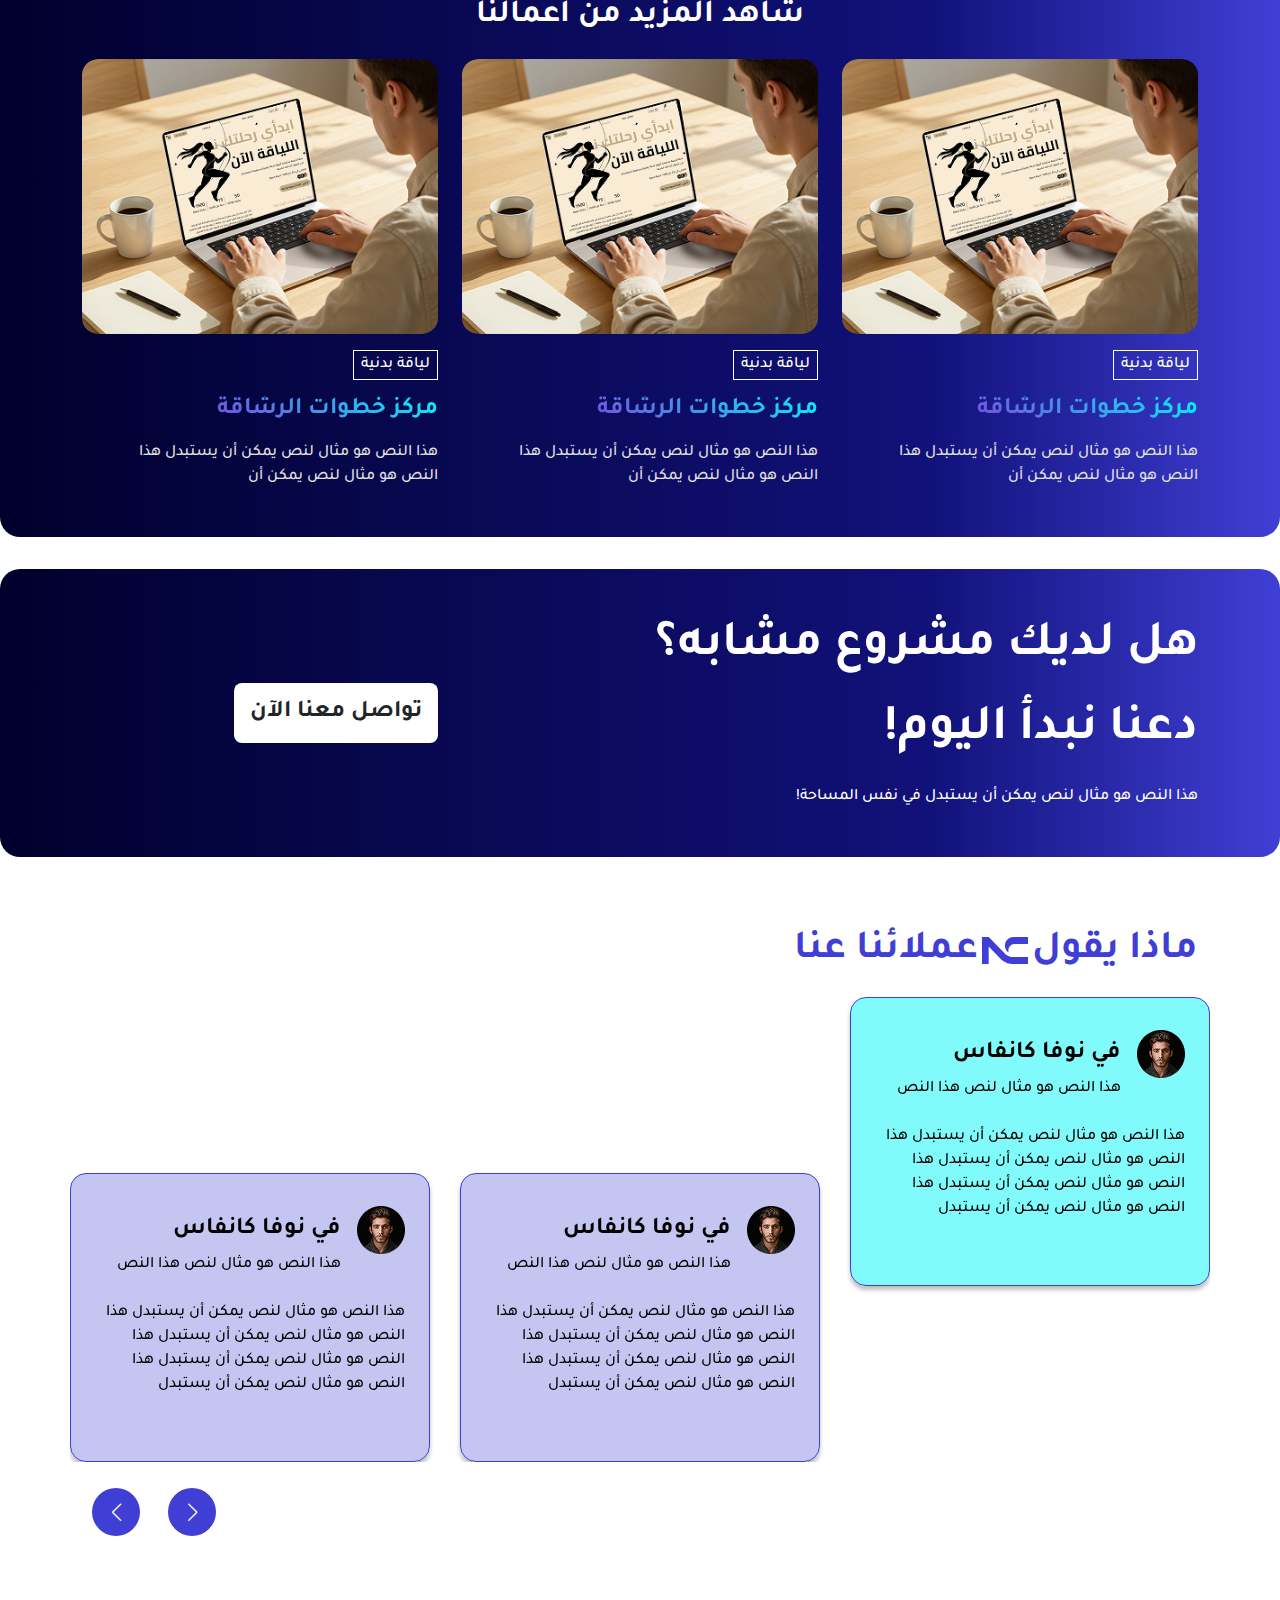
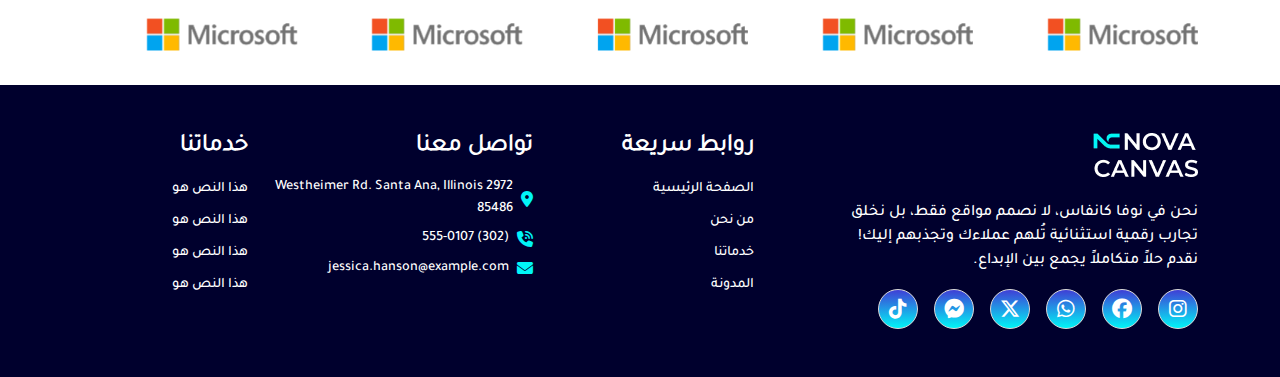
<file: project-details.html>
<!DOCTYPE html>
<!-- <html lang="ar" dir="ltr"> -->
<html lang="ar" dir="rtl">

<head>
    <!-- meta tag -->
    <meta charset="utf-8">
    <title>Nova Landing Page</title>
    <meta name="description" content="">
    <!-- responsive tag -->
    <meta http-equiv="x-ua-compatible" content="ie=edge">
    <meta name="viewport" content="width=device-width, initial-scale=1">
    <!-- favicon -->
    <link rel="apple-touch-icon" href="assets/image/fav/nova.png">
    <link rel="shortcut icon" type="image/x-icon" href="assets/image/fav/nova.png">
    <!-- bootstrap v5.3.3 css -->
    <!-- <link rel="stylesheet" type="text/css" href="assets/bootstrap/css/bootstrap.min.css"> -->
    <link rel="stylesheet" type="text/css" href="assets/bootstrap/css/bootstrap.rtl.min.css">
    <!-- AOS animation css -->
    <link rel="stylesheet" type="text/css" href="assets/AOS/aos.css">
    <!--Font-awesome-->
    <link rel="stylesheet" href="https://cdnjs.cloudflare.com/ajax/libs/font-awesome/6.4.2/css/all.min.css" />
    <!-- Swiper Slider css -->
    <link rel="stylesheet" type="text/css" href="assets/swiper/css/swiper-bundle.min.css">
    <!-- style css -->
    <link rel="stylesheet" type="text/css" href="assets/sass/general.css">
    <script src="assets/js/gsap.min.js"></script>
    <!--[if lt IE 9]>
            <script src="https://oss.maxcdn.com/html5shiv/3.7.2/html5shiv.min.js"></script>
            <script src="https://oss.maxcdn.com/respond/1.4.2/respond.min.js"></script>
    <![endif]-->
</head>

<body id="vertical">
    <!-- ============================================================== -->
    <!-- Header -->
    <!-- ============================================================== -->
    <header>
        <div class="container">
            <div class="row">
                <div class="col-lg col-2">
                    <nav>
                        <ul class="nav-links d-flex align-items-center gap-3">
                            <li class="position-relative">
                                <a href="about.html" class="btn hover-button p-0">
                                    <span class="top content">من نحن</span>
                                    <span class="bottom content">من نحن</span>
                                </a>
                            </li>
                            <li class="position-relative">
                                <a href="#" class="btn hover-button p-0">
                                    <span class="top content">الخدمات</span>
                                    <span class="bottom content">الخدمات</span>
                                </a>
                            </li>
                            <li class="position-relative">
                                <a href="projects.html" class="btn hover-button p-0">
                                    <span class="top content">مشاريعنا</span>
                                    <span class="bottom content">مشاريعنا</span>
                                </a>
                            </li>
                            <li class="position-relative d-lg-none d-sm-block">
                                <a href="contact-us.html" class="contact-link text-white">
                                    <span>تواصل معنا</span>
                                </a>
                            </li>
                        </ul>
                        <div class="menu-toggle">&#9776;</div>
                    </nav>
                </div>
                <div class="col-lg col-10 d-flex header-logo-part">
                    <div class="logo">
                        <a href="index.html">
                            <img width="90px" src="assets/image/logo/logo.webp" alt="logo" />
                        </a>
                    </div>
                </div>
                <div class="col-lg d-lg-flex d-none  justify-content-end">
                    <button class="btn btn-contact-btn border-0 d-flex align-items-center justify-content-center gap-2">
                        <span>تواصل معنا</span>
                        <img width="24px" src="assets/image/icon/Arrow left-circle.svg" alt="icon" />
                    </button>
                </div>
            </div>
        </div>
    </header>
    <!-- ============================================================== -->
    <!-- Breadcrumb -->
    <!-- ============================================================== -->
    <section class="breadcrumb-section">
        <div class="container">
            <ol class="breadcrumb justify-content-center">
                <li class="breadcrumb-item"><a class="text-secondary" href="index.html">الرئيسية</a></li>
                <li class="breadcrumb-item"><a class="text-secondary" href="projects.html">مشاريعنا</a></li>
                <li class="breadcrumb-item text-secondary active" aria-current="page">مركز خطوات الرشاقة</li>
            </ol>
        </div>
    </section>
    <!-- ============================================================== -->
    <!-- Innovate Code Launch -->
    <!-- ============================================================== -->
    <section class="innovate-code-launch pt-3 pb-5">
        <div class="container">
            <div class="row flex-column justify-content-center align-items-center custome-row-gap">
                <div class="col-lg-9 col-md-11">
                    <div class="innovate-code-launch-title text-center d-flex flex-column">
                        <h3>مركز خطوات الرشاقة</h3>
                        <span class="d-block">
                            هذا النص هو مثال لنص يمكن أن يستبدل هذا النص هو مثال لنص يمكن أن هذا النص هو مثال لنص يمكن
                            أن يستبدل هذا النص هو مثال لنص يمكن أن
                        </span>
                    </div>
                </div>
                <div class="col-7">
                    <div class="line-gradient"></div>
                </div>
                <!--to counter work have script at the end of page-->
                <div class="col-lg-7 col-md-9">
                    <div
                        class="counters d-flex flex-wrap justify-content-evenly align-items-center row-gap-3 column-gap-3">
                        <div
                            class="item d-flex flex-column row-gap-3 align-items-center justify-content-center text-center">
                            <h6 class="counter-count"> <span class="counterOne" data-number="20">0</span>+</h6>
                            <span class="counter-name">الصناعات المختلفة</span>
                        </div>
                        <div
                            class="item d-flex flex-column row-gap-3 align-items-center justify-content-center text-center">
                            <h6><span class="counterTwo" data-number="60">0</span>+</h6>
                            <span class="counter-name">عميل سعيد</span>
                        </div>
                        <div
                            class="item d-flex flex-column row-gap-3 align-items-center justify-content-center text-center">
                            <h6><span class="counterThree" data-number="50">0</span>+</h6>
                            <span class="counter-name">موقع إلكتروني تم تطويره</span>
                        </div>
                    </div>
                </div>

                <button
                    class="btn w-auto btn-contact-btn border-0 d-flex align-items-center justify-content-center gap-2 mt-4">
                    <span>تواصل معنا </span>
                    <img width="24px" src="assets/image/icon/Arrow left-circle.svg" alt="icon" />
                </button>
            </div>
        </div>
    </section>
    <!-- ============================================================== -->
    <!-- About Project Name -->
    <!-- ============================================================== -->
    <section class="about-project-details ">
        <div class="container">
            <div class="about-project-details-card position-relative">
                <div class="row row-gap-3">
                    <div class="col-lg-5">
                        <div class="card-image overflow-hidden">
                            <img class="img-fluid w-100 h-100" src="assets/image/img/main-image.png" alt="image" />
                        </div>
                    </div>
                    <div class="col-lg-7">
                        <div class="card-text d-flex flex-column row-gap-3">
                            <h4>عن مركز خطوات الرشاقة</h4>
                            <span class="d-flex align-items-center justify-content-center">لياقة بدنية</span>
                            <p>
                                هذا النص هو مثال لنص يمكن أن يستبدل في نفس المساحة، لقد تم توليد هذا النص من مولد النص
                                العربى، حيث يمكنك أن تولد مثل هذا النص أو العديد من النصوص
                            </p>
                            <div class="row row-gap-3">
                                <div class="col-lg-6">
                                    <div class="d-flex flex-wrap align-items-center row-gap-3 column-gap-3">
                                        <div class="icon d-flex align-items-center justify-content-center">
                                            <img src="assets/image/icon/user.svg" alt="User Icon" />
                                        </div>
                                        <div class="text d-flex flex-column row-gap-2">
                                            <div class="label">العميل</div>
                                            <h6>مركز خطوات الرشاقة</h6>
                                        </div>
                                    </div>
                                </div>
                                <div class="col-lg-6">
                                    <div class="d-flex flex-wrap align-items-center row-gap-3 column-gap-3">
                                        <div class="icon d-flex align-items-center justify-content-center">
                                            <img src="assets/image/icon/location-regular.svg" alt="User Icon" />
                                        </div>
                                        <div class="text d-flex flex-column row-gap-2">
                                            <div class="label">الدولة</div>
                                            <h6>المملكة العربية السعودية</h6>
                                        </div>
                                    </div>
                                </div>
                                <div class="col-lg-12">
                                    <div class="d-flex row-gap-3 column-gap-3">
                                        <div class="icon d-flex align-items-center justify-content-center">
                                            <img src="assets/image/icon/user.svg" alt="User Icon" />
                                        </div>
                                        <div class="text d-flex flex-column row-gap-2">
                                            <div class="label">الخدمات المقدمة</div>
                                            <div class="d-flex flex-wrap row-gap-2 column-gap-2">
                                                <span class="d-flex align-items-center justify-content-center">لياقة بدنية</span>
                                                <span class="d-flex align-items-center justify-content-center">تصميم مواقع</span>
                                                <span class="d-flex align-items-center justify-content-center">تصميم مواقع</span>
                                                <span class="d-flex align-items-center justify-content-center">تصميم مواقع</span>
                                                <span class="d-flex align-items-center justify-content-center">تصميم مواقع</span>
                                                <span class="d-flex align-items-center justify-content-center">تصميم مواقع</span>
                                                <span class="d-flex align-items-center justify-content-center">تصميم مواقع</span>
                                            </div>
                                        </div>
                                    </div>
                                </div>
                            </div>
                        </div>
                    </div>
                </div>
            </div>
        </div>
    </section>
    <!-- ============================================================== -->
    <!-- Delivered Solutions -->
    <!-- ============================================================== -->
    <section class="delivered-solutions pb-5 bg-white text-black custome-padding-top">
        <div class="container">
            <div class="row mb-4">
                <h2 class="title">الحلول التي قدمناها</h2>
            </div>
            <div class="row flex-column justify-content-between row-gap-3">
                <div class="col-lg-6 col-solutions">
                    <div class="delivered-solutions-box d-flex align-items-center gap-3">
                        <div class="icon d-flex align-items-center justify-content-center">
                            <img src="assets/image/icon/pen.svg" alt="icon" />
                        </div>
                        <p>فهم الفكرة والتحقق من صحتها</p>
                    </div>
                </div>
                <div class="col-lg-6 col-solutions">
                    <div class="delivered-solutions-box d-flex align-items-center gap-3">
                        <div class="icon d-flex align-items-center justify-content-center">
                            <img src="assets/image/icon/pen.svg" alt="icon" />
                        </div>
                        <p>تصميم تجربة مستخدم سلسة ومبتكرة</p>
                    </div>
                </div>
                <div class="col-lg-6 col-solutions">
                    <div class="delivered-solutions-box d-flex align-items-center gap-3">
                        <div class="icon d-flex align-items-center justify-content-center">
                            <img src="assets/image/icon/pen.svg" alt="icon" />
                        </div>
                        <p>تطوير تصميم بصري بسيط وأنيق</p>
                    </div>
                </div>
            </div>
        </div>
    </section>
    <!-- ============================================================== -->
    <!-- Our Projects -->
    <!-- ============================================================== -->
    <section class="our-projects bg-white py-3">
        <div class="single-cards py-5">
            <div class="container">
                <div class="row">
                    <div class="our-projects-title text-center mb-4">
                        <h3>شاهد المزيد من أعمالنا</h3>
                    </div>
                </div>
                <div class="row row-gap-4">
                    <div class="col-lg-4 col-md-6">
                        <a href="project-details.html" class="our-projects-card  h-100 d-block w-100">
                            <div class="card-header position-relative overflow-hidden mb-3">
                                <img src="assets/image/img/main-image.png" class="img-default img-fluid w-100 h-100"
                                    alt="Default Image">
                                <img src="assets/image/img/hover-image.png" class="img-hover img-fluid w-100 h-100"
                                    alt="Hover Image">
                            </div>
                            <div class="card-body d-flex flex-column align-items-start row-gap-3">
                                <span class="d-flex align-items-center justify-content-center">لياقة بدنية</span>
                                <h5>مركز خطوات الرشاقة</h5>
                                <p>
                                    هذا النص هو مثال لنص يمكن أن يستبدل هذا النص هو مثال لنص يمكن أن
                                </p>
                            </div>
                        </a>
                    </div>
                    <div class="col-lg-4 col-md-6">
                        <a href="project-details.html" class="our-projects-card  h-100 d-block w-100">
                            <div class="card-header position-relative overflow-hidden mb-3">
                                <img src="assets/image/img/main-image.png" class="img-default img-fluid w-100 h-100"
                                    alt="Default Image">
                                <img src="assets/image/img/hover-image.png" class="img-hover img-fluid w-100 h-100"
                                    alt="Hover Image">
                            </div>
                            <div class="card-body d-flex flex-column align-items-start row-gap-3">
                                <span class="d-flex align-items-center justify-content-center">لياقة بدنية</span>
                                <h5>مركز خطوات الرشاقة</h5>
                                <p>
                                    هذا النص هو مثال لنص يمكن أن يستبدل هذا النص هو مثال لنص يمكن أن
                                </p>
                            </div>
                        </a>
                    </div>
                    <div class="col-lg-4 col-md-6">
                        <a href="project-details.html" class="our-projects-card  h-100 d-block w-100">
                            <div class="card-header position-relative overflow-hidden mb-3">
                                <img src="assets/image/img/main-image.png" class="img-default img-fluid w-100 h-100"
                                    alt="Default Image">
                                <img src="assets/image/img/hover-image.png" class="img-hover img-fluid w-100 h-100"
                                    alt="Hover Image">
                            </div>
                            <div class="card-body d-flex flex-column align-items-start row-gap-3">
                                <span class="d-flex align-items-center justify-content-center">لياقة بدنية</span>
                                <h5>مركز خطوات الرشاقة</h5>
                                <p>
                                    هذا النص هو مثال لنص يمكن أن يستبدل هذا النص هو مثال لنص يمكن أن
                                </p>
                            </div>
                        </a>
                    </div>
                </div>
            </div>
        </div>
    </section>
    <!-- ============================================================== -->
    <!--Similar Project -->
    <!-- ============================================================== -->
    <section class="similar-project py-3 bg-white">
        <div class="similar-project-bg-gradient py-5">
            <div class="container">
                <div class="row align-items-center row-gap-4">
                    <div class="col-lg-8">
                        <div class="d-flex flex-column row-gap-4">
                            <h2>هل لديك مشروع مشابه؟</h2>
                            <h2>دعنا نبدأ اليوم!</h2>
                            <p>هذا النص هو مثال لنص يمكن أن يستبدل في نفس المساحة!</p>
                        </div>
                    </div>
                    <div class="col-lg-4">
                        <button
                            class="btn btn-contact-btn border-0 d-flex align-items-center justify-content-center gap-2">
                            <span>تواصل معنا الآن</span>
                            <img width="24px" src="assets/image/icon/Arrow left-circle.svg" alt="icon" />
                        </button>
                    </div>
                </div>
            </div>
        </div>
    </section>
    <!-- ============================================================== -->
    <!--Customer Reviews -->
    <!-- ============================================================== -->
    <section class="customer-reviews white-customer-review bg-white py-5">
        <div class="container">
            <div class="row mb-3">
                <div class="titel primary-text d-flex flex-wrap align-items-center gap-1">
                    <span>ماذا يقول</span>
                    <img width="46px" src="assets/image/icon/nova-primary-fav.svg" alt="icon" />
                    <span>عملائنا عنا</span>
                </div>
            </div>
            <div class="row">
                <!-- Swiper -->
                <div class="swiper mySwiper customerSwiper">
                    <div class="swiper-wrapper">
                        <div class="swiper-slide">
                            <div class="customer-reviews-card">
                                <div class="card-header d-flex flex-wrap align-items-baseline gap-3 mb-4">
                                    <div class="card-header-image">
                                        <img width="100%" src="assets/image/img/client.png" alt="image" />
                                    </div>
                                    <div class="card-header-text d-flex flex-column row-gap-2">
                                        <h5 class="text-black">في نوفا كانفاس</h5>
                                        <p class="text-black">هذا النص هو مثال لنص هذا النص </p>
                                    </div>
                                </div>
                                <div class="card-body">
                                    <p class="text-black">
                                        هذا النص هو مثال لنص يمكن أن يستبدل هذا النص هو مثال لنص يمكن أن يستبدل هذا النص
                                        هو مثال
                                        لنص يمكن أن يستبدل هذا النص هو مثال لنص يمكن أن يستبدل
                                    </p>
                                </div>
                            </div>
                        </div>
                        <!---->
                        <div class="swiper-slide">
                            <div class="customer-reviews-card">
                                <div class="card-header d-flex flex-wrap align-items-baseline gap-3 mb-4">
                                    <div class="card-header-image">
                                        <img width="100%" src="assets/image/img/client.png" alt="image" />
                                    </div>
                                    <div class="card-header-text d-flex flex-column row-gap-2">
                                        <h5 class="text-black">في نوفا كانفاس</h5>
                                        <p class="text-black">هذا النص هو مثال لنص هذا النص </p>
                                    </div>
                                </div>
                                <div class="card-body">
                                    <p class="text-black">
                                        هذا النص هو مثال لنص يمكن أن يستبدل هذا النص هو مثال لنص يمكن أن يستبدل هذا النص
                                        هو مثال
                                        لنص يمكن أن يستبدل هذا النص هو مثال لنص يمكن أن يستبدل
                                    </p>
                                </div>
                            </div>
                        </div>
                        <!---->
                        <div class="swiper-slide">
                            <div class="customer-reviews-card">
                                <div class="card-header d-flex flex-wrap align-items-baseline gap-3 mb-4">
                                    <div class="card-header-image">
                                        <img width="100%" src="assets/image/img/client.png" alt="image" />
                                    </div>
                                    <div class="card-header-text d-flex flex-column row-gap-2">
                                        <h5 class="text-black">في نوفا كانفاس</h5>
                                        <p class="text-black">هذا النص هو مثال لنص هذا النص </p>
                                    </div>
                                </div>
                                <div class="card-body">
                                    <p class="text-black">
                                        هذا النص هو مثال لنص يمكن أن يستبدل هذا النص هو مثال لنص يمكن أن يستبدل هذا النص
                                        هو مثال
                                        لنص يمكن أن يستبدل هذا النص هو مثال لنص يمكن أن يستبدل
                                    </p>
                                </div>
                            </div>
                        </div>
                        <!---->
                        <div class="swiper-slide">
                            <div class="customer-reviews-card">
                                <div class="card-header d-flex flex-wrap align-items-baseline gap-3 mb-4">
                                    <div class="card-header-image">
                                        <img width="100%" src="assets/image/img/client.png" alt="image" />
                                    </div>
                                    <div class="card-header-text d-flex flex-column row-gap-2">
                                        <h5 class="text-black">في نوفا كانفاس</h5>
                                        <p class="text-black">هذا النص هو مثال لنص هذا النص </p>
                                    </div>
                                </div>
                                <div class="card-body">
                                    <p class="text-black">
                                        هذا النص هو مثال لنص يمكن أن يستبدل هذا النص هو مثال لنص يمكن أن يستبدل هذا النص
                                        هو مثال
                                        لنص يمكن أن يستبدل هذا النص هو مثال لنص يمكن أن يستبدل
                                    </p>
                                </div>
                            </div>
                        </div>
                        <!---->
                    </div>
                </div>
            </div>
            <div class="arrow-slider d-flex align-items-center justify-content-end gap-5 mt-5">
                <div
                    class="swiper-button-next swiper-btn position-relative d-flex align-items-center justify-content-center">
                </div>
                <div
                    class="swiper-button-prev swiper-btn position-relative d-flex align-items-center justify-content-center">
                </div>
            </div>
        </div>
    </section>
    <!-- ============================================================== -->
    <!-- Brands -->
    <!-- ============================================================== -->
    <section class="brands-section bg-white py-3">
        <div class="container">
            <!-- Swiper -->
            <div class="swiper mySwiper brands">
                <div class="swiper-wrapper">
                    <div class="swiper-slide">
                        <div class="brand-box d-flex align-items-center justify-content-center">
                            <img class="img-fluid w-100" src="assets/image/brand/brand.png" alt="image" />
                        </div>
                    </div>
                    <!---->
                    <div class="swiper-slide">
                        <div class="brand-box d-flex align-items-center justify-content-center">
                            <img class="img-fluid w-100" src="assets/image/brand/brand.png" alt="image" />
                        </div>
                    </div>
                    <!---->
                    <div class="swiper-slide">
                        <div class="brand-box d-flex align-items-center justify-content-center">
                            <img class="img-fluid w-100" src="assets/image/brand/brand.png" alt="image" />
                        </div>
                    </div>
                    <!---->
                    <div class="swiper-slide">
                        <div class="brand-box d-flex align-items-center justify-content-center">
                            <img class="img-fluid w-100" src="assets/image/brand/brand.png" alt="image" />
                        </div>
                    </div>
                    <!---->
                    <div class="swiper-slide">
                        <div class="brand-box d-flex align-items-center justify-content-center">
                            <img class="img-fluid w-100" src="assets/image/brand/brand.png" alt="image" />
                        </div>
                    </div>
                    <!---->
                    <div class="swiper-slide">
                        <div class="brand-box d-flex align-items-center justify-content-center">
                            <img class="img-fluid w-100" src="assets/image/brand/brand.png" alt="image" />
                        </div>
                    </div>
                    <!---->
                    <div class="swiper-slide">
                        <div class="brand-box d-flex align-items-center justify-content-center">
                            <img class="img-fluid w-100" src="assets/image/brand/brand.png" alt="image" />
                        </div>
                    </div>
                    <!---->
                </div>
            </div>
        </div>
    </section>
    <!-- ============================================================== -->
    <!--Footer -->
    <!-- ============================================================== -->
    <footer class="py-5">
        <div class="container">
            <div class="row row-gap-4">
                <div class="col-lg-4 col-md-6">
                    <div class="footer-description">
                        <a href="index.html" class="d-block mb-4">
                            <img src="assets/image/logo/logo.webp" alt="image" />
                        </a>
                        <p class="mb-3">
                            نحن في نوفا كانفاس، لا نصمم مواقع فقط، بل نخلق تجارب رقمية استثنائية تُلهم عملاءك وتجذبهم
                            إليك! نقدم حلاً متكاملاً يجمع بين الإبداع.
                        </p>
                        <ul class="social-links d-flex flex-wrap align-items-center gap-3">
                            <li>
                                <a href="#" class="d-flex align-items-center justify-content-center text-white">
                                    <i class="fa-brands fa-instagram"></i>
                                </a>
                            </li>
                            <li>
                                <a href="#" class="d-flex align-items-center justify-content-center text-white">
                                    <i class="fa-brands fa-facebook"></i>
                                </a>
                            </li>
                            <li>
                                <a href="#" class="d-flex align-items-center justify-content-center text-white">
                                    <i class="fa-brands fa-whatsapp"></i>
                                </a>
                            </li>
                            <li>
                                <a href="#" class="d-flex align-items-center justify-content-center text-white">
                                    <i class="fa-brands fa-x-twitter"></i>
                                </a>
                            </li>
                            <li>
                                <a href="#" class="d-flex align-items-center justify-content-center text-white">
                                    <i class="fa-brands fa-facebook-messenger"></i>
                                </a>
                            </li>
                            <li>
                                <a href="#" class="d-flex align-items-center justify-content-center text-white">
                                    <i class="fa-brands fa-tiktok"></i>
                                </a>
                            </li>
                        </ul>
                    </div>
                </div>
                <!---->
                <div class="col-lg-3 col-md-6 d-flex justify-content-lg-center">
                    <div class="footer-link">
                        <h4 class="footer-title mb-3">روابط سريعة</h4>
                        <ul class="list-link d-flex flex-column row-gap-2">
                            <li>
                                <a href="#">الصفحة الرئيسية</a>
                            </li>
                            <li>
                                <a href="#">من نحن</a>
                            </li>
                            <li>
                                <a href="#">خدماتنا</a>
                            </li>
                            <li>
                                <a href="#">المدونة</a>
                            </li>
                        </ul>
                    </div>
                </div>
                <!---->
                <div class="col-lg-3 col-md-6 d-flex">
                    <div class="footer-link">
                        <h4 class="footer-title mb-3">تواصل معنا</h4>
                        <ul class="list-link d-flex flex-column row-gap-2">
                            <li>
                                <a href="#" class="d-flex align-items-center gap-2">
                                    <i class="fa-solid fa-location-dot"></i>
                                    <span>2972 Westheimer Rd. Santa Ana, Illinois 85486 </span>
                                </a>
                            </li>
                            <li>
                                <a href="#" class="d-flex align-items-center gap-2">
                                    <i class="fa-solid fa-phone-volume"></i>
                                    <span>(302) 555-0107</span>
                                </a>
                            </li>
                            <li>
                                <a href="#" class="d-flex align-items-center gap-2">
                                    <i class="fa-solid fa-envelope"></i>
                                    <span>jessica.hanson@example.com</span>
                                </a>
                            </li>
                        </ul>
                    </div>
                </div>
                <!---->
                <div class="col-lg-2 col-md-6 d-flex">
                    <div class="footer-link">
                        <h4 class="footer-title mb-3">خدماتنا</h4>
                        <ul class="list-link d-flex flex-column row-gap-2">
                            <li>
                                <a href="#">هذا النص هو</a>
                            </li>
                            <li>
                                <a href="#">هذا النص هو</a>
                            </li>
                            <li>
                                <a href="#">هذا النص هو</a>
                            </li>
                            <li>
                                <a href="#">هذا النص هو</a>
                            </li>
                        </ul>
                    </div>
                </div>
            </div>
        </div>
    </footer>
    <!-- ============================================================== -->
    <!-- back-to-top -->
    <!-- ============================================================== -->
    <button class="back-to-top p-0 m-0" type="button"></button>
    <script src="assets/bootstrap/js/bootstrap.bundle.min.js"></script>
    <script src="https://cdnjs.cloudflare.com/ajax/libs/popper.js/1.14.3/umd/popper.min.js"></script>
    <!--JQuery Js-->
    <script src="assets/jq/jQuery.js"></script>
    <!-- AOS JS -->
    <script src="assets/AOS/aos.js"></script>
    <!--ScrollTrigger-->
    <script src="assets/js/ScrollTrigger.min.js"></script>
    <!--lenis-->
    <script src="assets/js/lenis.js"></script>
    <script src="assets/js/imagesloaded.pkgd.min.js"></script>
    <script src="assets/js/script_lenis.js"></script>
    <!-- Swiper JS -->
    <script src="assets/swiper/js/swiper.min.js"></script>
    <!--Main Js-->
    <script src="assets/js/main.js"></script>
    <script>
        gsap.registerPlugin(ScrollTrigger);

        const numbers = document.querySelectorAll('.counters');

        var tl = gsap.timeline({
            scrollTrigger: {
                trigger: numbers,
                start: 'top center',
                markers: false,
                toggleActions: 'restart pause resume pause',
            },
        });

        gsap.utils.toArray('.counterOne').forEach(function (el) {
            var target = { val: 0 };
            tl.to(target, {
                val: el.getAttribute('data-number'),
                duration: 3,
                onUpdate: function () {
                    el.innerText = target.val.toFixed(0);
                },
            });
        });

        gsap.utils.toArray('.counterTwo').forEach(function (el) {
            var target = { val: 0 };
            tl.to(target, {
                val: el.getAttribute('data-number'),
                duration: 3,
                onUpdate: function () {
                    el.innerText = target.val.toFixed(0);
                },
            });
        });

        gsap.utils.toArray('.counterThree').forEach(function (el) {
            var target = { val: 0 };
            tl.to(target, {
                val: el.getAttribute('data-number'),
                duration: 3,
                onUpdate: function () {
                    el.innerText = target.val.toFixed(0);
                },
            });
        });

        tl.play();
    </script>
</body>

</html>
</file>
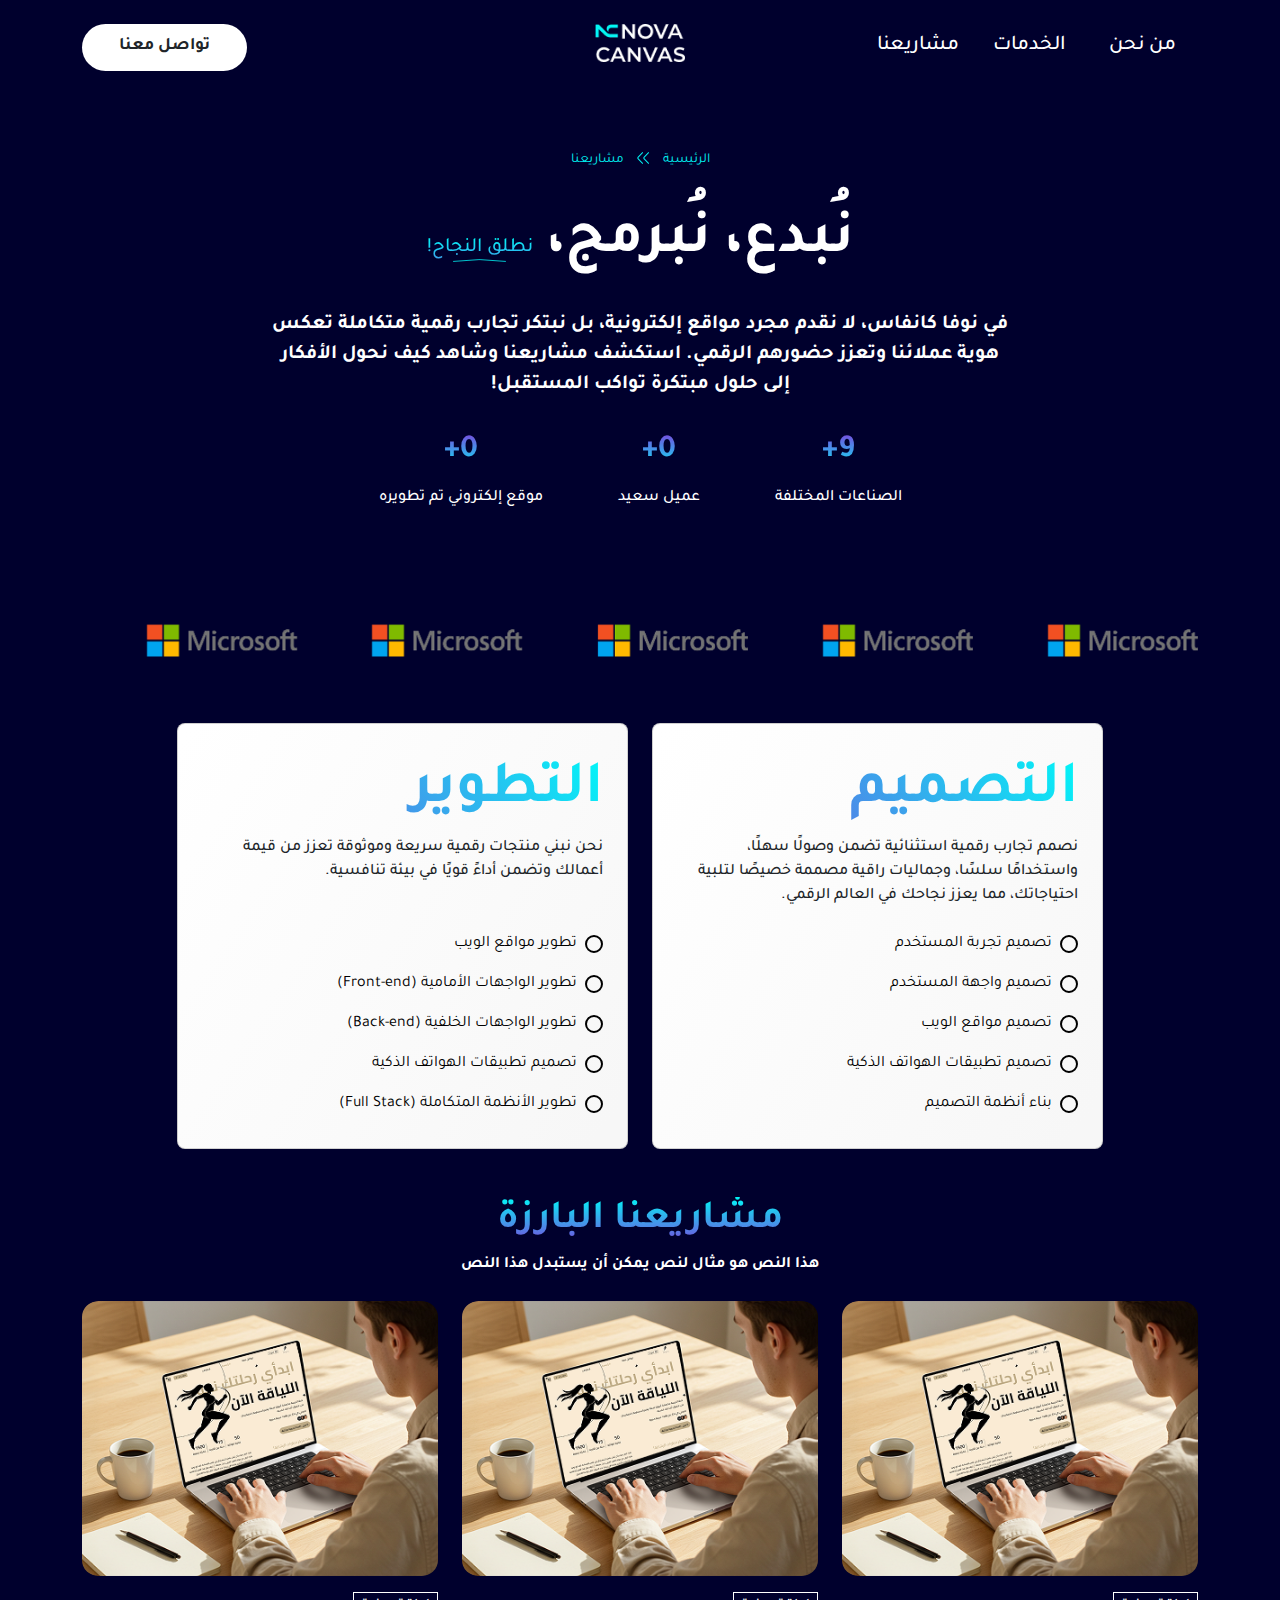
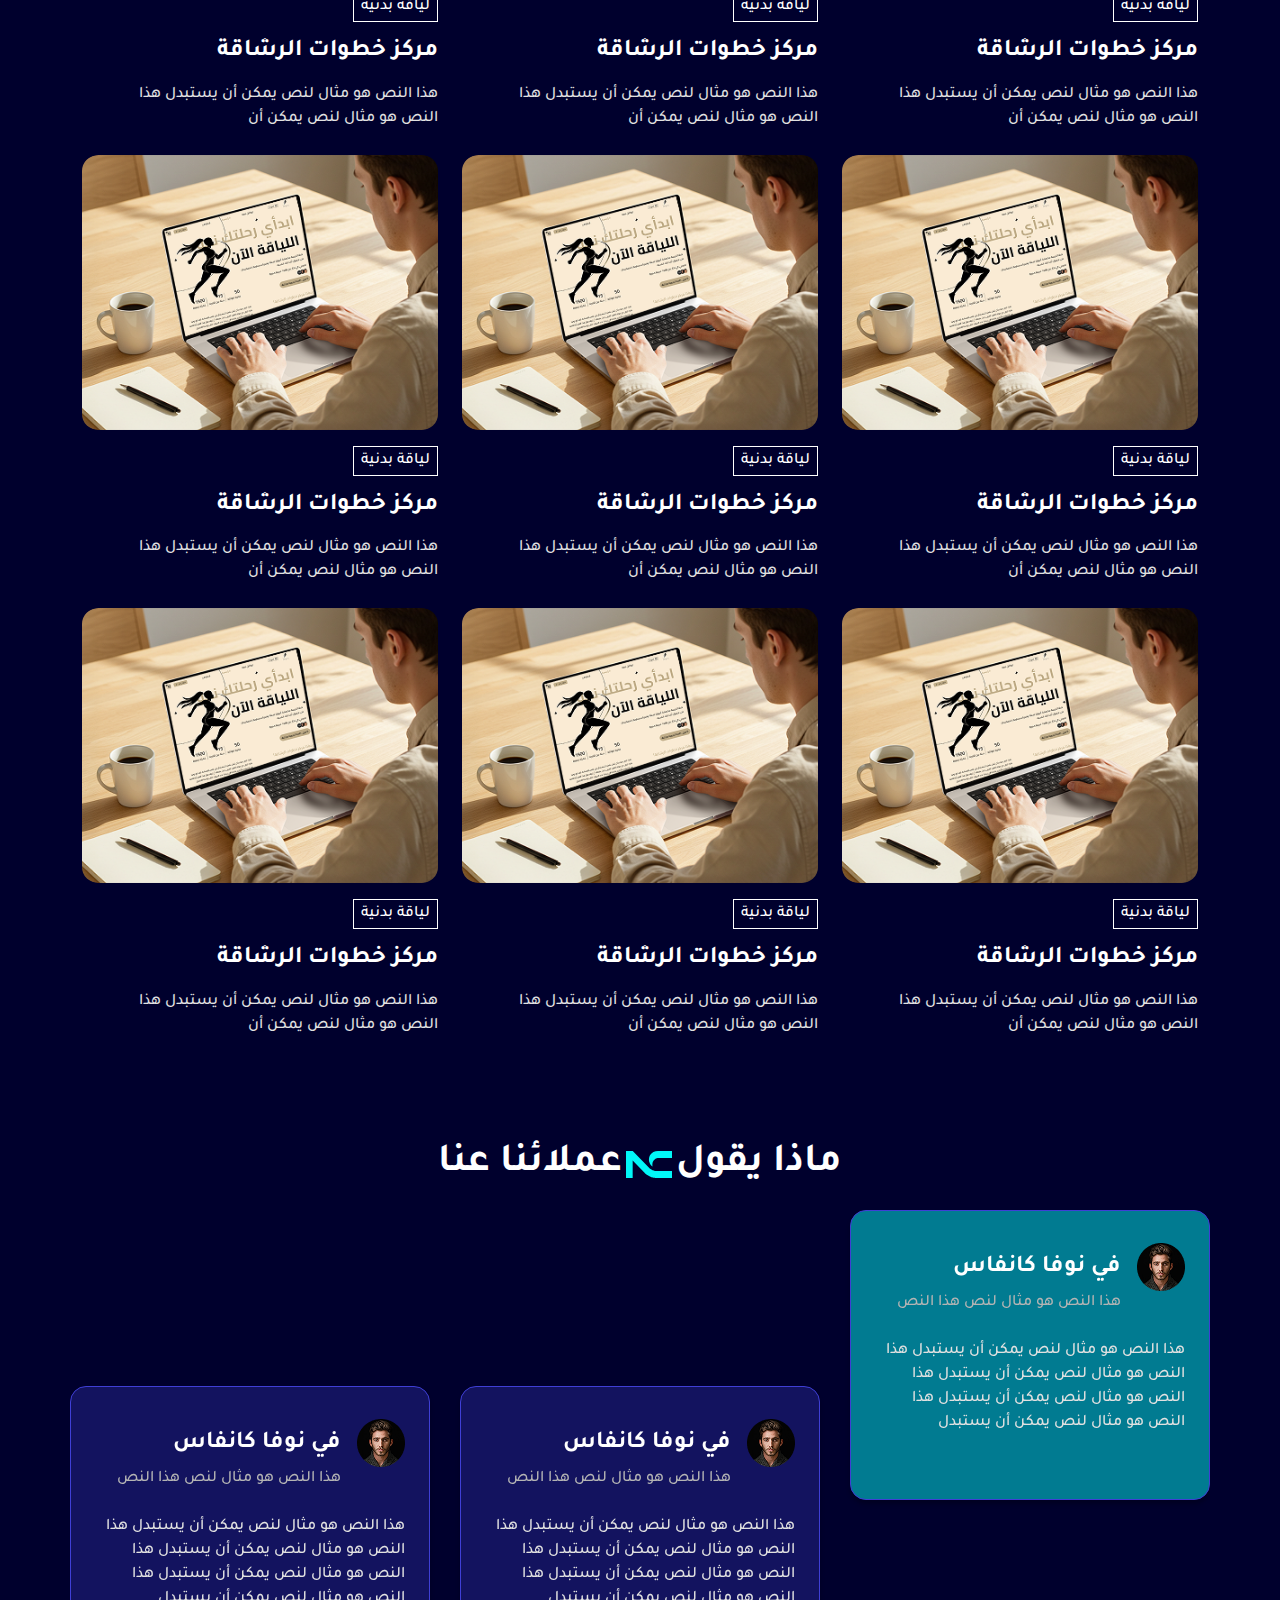
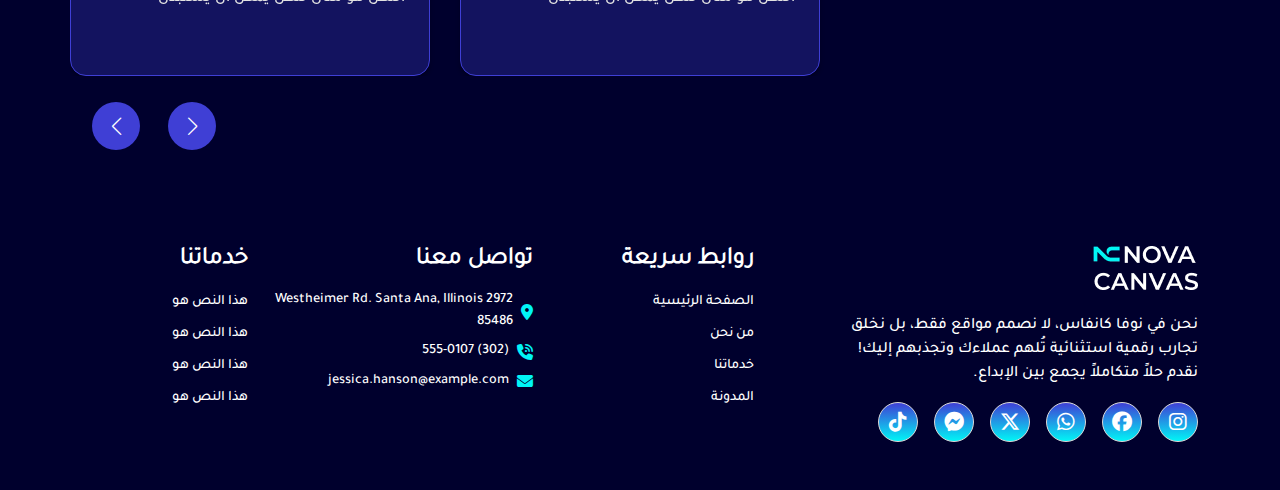
<file: projects.html>
<!DOCTYPE html>
<!-- <html lang="ar" dir="ltr"> -->
<html lang="ar" dir="rtl">
<head>
    <!-- meta tag -->
    <meta charset="utf-8">
    <title>Nova Landing Page</title>
    <meta name="description" content="">
    <!-- responsive tag -->
    <meta http-equiv="x-ua-compatible" content="ie=edge">
    <meta name="viewport" content="width=device-width, initial-scale=1">
    <!-- favicon -->
    <link rel="apple-touch-icon" href="assets/image/fav/nova.png">
    <link rel="shortcut icon" type="image/x-icon" href="assets/image/fav/nova.png">
    <!-- bootstrap v5.3.3 css -->
    <!-- <link rel="stylesheet" type="text/css" href="assets/bootstrap/css/bootstrap.min.css"> -->
    <link rel="stylesheet" type="text/css" href="assets/bootstrap/css/bootstrap.rtl.min.css">
    <!-- AOS animation css -->
    <link rel="stylesheet" type="text/css" href="assets/AOS/aos.css">
    <!--Font-awesome-->
    <link rel="stylesheet" href="https://cdnjs.cloudflare.com/ajax/libs/font-awesome/6.4.2/css/all.min.css" />
    <!-- Swiper Slider css -->
    <link rel="stylesheet" type="text/css" href="assets/swiper/css/swiper-bundle.min.css">
    <!-- style css -->
    <link rel="stylesheet" type="text/css" href="assets/sass/general.css">
    <script src="assets/js/gsap.min.js"></script>
    <!--[if lt IE 9]>
            <script src="https://oss.maxcdn.com/html5shiv/3.7.2/html5shiv.min.js"></script>
            <script src="https://oss.maxcdn.com/respond/1.4.2/respond.min.js"></script>
    <![endif]-->
</head>
<body id="vertical">
    <!-- ============================================================== -->
    <!-- Header -->
    <!-- ============================================================== -->
    <header>
        <div class="container">
            <div class="row">
                <div class="col-lg col-2">
                    <nav>
                        <ul class="nav-links d-flex align-items-center gap-3">
                            <li class="position-relative">
                                <a href="about.html" class="btn hover-button p-0">
                                    <span class="top content">من نحن</span>
                                    <span class="bottom content">من نحن</span>
                                </a>
                            </li>
                            <li class="position-relative">
                                <a href="#" class="btn hover-button p-0">
                                    <span class="top content">الخدمات</span>
                                    <span class="bottom content">الخدمات</span>
                                </a>
                            </li>
                            <li class="position-relative">
                                <a href="projects.html" class="btn hover-button p-0">
                                    <span class="top content">مشاريعنا</span>
                                    <span class="bottom content">مشاريعنا</span>
                                </a>
                            </li>
                            <li class="position-relative d-lg-none d-sm-block">
                                <a href="contact-us.html" class="contact-link text-white">
                                    <span>تواصل معنا</span>
                                </a>
                            </li>
                        </ul>
                        <div class="menu-toggle">&#9776;</div>
                    </nav>
                </div>
                <div class="col-lg col-10 d-flex header-logo-part">
                    <div class="logo">
                        <a href="index.html">
                            <img width="90px" src="assets/image/logo/logo.webp" alt="logo" />
                        </a>
                    </div>
                </div>
                <div class="col-lg d-lg-flex d-none  justify-content-end">
                    <button class="btn btn-contact-btn border-0 d-flex align-items-center justify-content-center gap-2">
                        <span>تواصل معنا</span>
                        <img width="24px" src="assets/image/icon/Arrow left-circle.svg" alt="icon" />
                    </button>
                </div>
            </div>
        </div>
    </header>
    <!-- ============================================================== -->
    <!-- Breadcrumb -->
    <!-- ============================================================== -->
    <section  class="breadcrumb-section">
      <div class="container">
        <ol class="breadcrumb justify-content-center">
            <li class="breadcrumb-item"><a class="text-secondary" href="index.html">الرئيسية</a></li>
            <li class="breadcrumb-item text-secondary active" aria-current="page">مشاريعنا</li>
          </ol>
      </div>
    </section>
    <!-- ============================================================== -->
    <!-- Innovate Code Launch -->
    <!-- ============================================================== -->
    <section class="innovate-code-launch pt-3 pb-5">
        <div class="container">
            <div class="row justify-content-center custome-row-gap">
               <div class="col-lg-8 col-md-10">
                    <div class="innovate-code-launch-title text-center d-flex flex-column">
                        <h2>
                            نُبدع، نُبرمج،  
                            <span class="highlight-span position-relative pb-4">نُطلق النجاح!</span>
                        </h2>
                        <p>
                            في نوفا كانفاس، لا نقدم مجرد مواقع إلكترونية، بل نبتكر تجارب رقمية متكاملة تعكس هوية عملائنا وتعزز حضورهم الرقمي. استكشف مشاريعنا وشاهد كيف نحول الأفكار إلى حلول مبتكرة تواكب المستقبل!
                        </p>
                    </div>
               </div>
               <!--to counter work have script at the end of page-->
               <div class="col-lg-7 col-md-9">
                <div class="counters d-flex flex-wrap justify-content-evenly align-items-center row-gap-3 column-gap-3">
                    <div class="item d-flex flex-column row-gap-3 align-items-center justify-content-center text-center">
                       <h6 class="counter-count"> <span class="counterOne" data-number="20">0</span>+</h6>
                       <span class="counter-name">الصناعات المختلفة</span>
                    </div>
                    <div class="item d-flex flex-column row-gap-3 align-items-center justify-content-center text-center">
                        <h6><span class="counterTwo" data-number="60">0</span>+</h6>
                        <span class="counter-name">عميل سعيد</span>
                    </div>
                    <div class="item d-flex flex-column row-gap-3 align-items-center justify-content-center text-center">
                        <h6><span class="counterThree" data-number="50">0</span>+</h6>
                        <span class="counter-name">موقع إلكتروني تم تطويره</span>
                    </div>
                </div>
               </div>
            </div>
        </div>
    </section>
    <!-- ============================================================== -->
    <!-- Brands -->
    <!-- ============================================================== -->
    <section class="brands-section py-5">
        <div class="container">
            <!-- Swiper -->
            <div class="swiper mySwiper brands">
                <div class="swiper-wrapper">
                    <div class="swiper-slide">
                        <div class="brand-box d-flex align-items-center justify-content-center">
                            <img class="img-fluid w-100" src="assets/image/brand/brand.png" alt="image" />
                        </div>
                    </div>
                    <!---->
                    <div class="swiper-slide">
                        <div class="brand-box d-flex align-items-center justify-content-center">
                            <img class="img-fluid w-100" src="assets/image/brand/brand.png" alt="image" />
                        </div>
                    </div>
                    <!---->
                    <div class="swiper-slide">
                        <div class="brand-box d-flex align-items-center justify-content-center">
                            <img class="img-fluid w-100" src="assets/image/brand/brand.png" alt="image" />
                        </div>
                    </div>
                    <!---->
                    <div class="swiper-slide">
                        <div class="brand-box d-flex align-items-center justify-content-center">
                            <img class="img-fluid w-100" src="assets/image/brand/brand.png" alt="image" />
                        </div>
                    </div>
                    <!---->
                    <div class="swiper-slide">
                        <div class="brand-box d-flex align-items-center justify-content-center">
                            <img class="img-fluid w-100" src="assets/image/brand/brand.png" alt="image" />
                        </div>
                    </div>
                    <!---->
                    <div class="swiper-slide">
                        <div class="brand-box d-flex align-items-center justify-content-center">
                            <img class="img-fluid w-100" src="assets/image/brand/brand.png" alt="image" />
                        </div>
                    </div>
                    <!---->
                    <div class="swiper-slide">
                        <div class="brand-box d-flex align-items-center justify-content-center">
                            <img class="img-fluid w-100" src="assets/image/brand/brand.png" alt="image" />
                        </div>
                    </div>
                    <!---->
                </div>
            </div>
        </div>
    </section>
    <!-- ============================================================== -->
    <!-- Cards -->
    <!-- ============================================================== -->
    <section class="card-section">
        <div class="container">
            <div class="row justify-content-center">
                <div class="col-lg-10 col-md-11">
                    <div class="row row-gap-3">
                        <div class="col-lg-6">
                            <div class="card h-100">
                               <div class="card-header h-100 p-0 bg-transparent border-0">
                                <h2 class="mb-2">التصميم</h2>
                                <p>
                                    نصمم تجارب رقمية استثنائية تضمن وصولًا سهلًا، واستخدامًا سلسًا، وجماليات راقية مصممة خصيصًا لتلبية احتياجاتك، مما يعزز نجاحك في العالم الرقمي.
                                </p>
                               </div>
                                <ul class="mt-4 d-flex flex-column row-gap-3">
                                    <li class="position-relative d-flex align-items-center gap-2">
                                       <span>
                                        تصميم تجربة المستخدم 
                                       </span>
                                    </li>
                                    <li class="position-relative d-flex align-items-center gap-2">
                                        <span>
                                            تصميم واجهة المستخدم
                                        </span>
                                    </li>
                                    <li class="position-relative d-flex align-items-center gap-2">
                                        <span>تصميم مواقع الويب</span>
                                    </li>
                                    <li class="position-relative d-flex align-items-center gap-2">
                                        <span>
                                            تصميم تطبيقات الهواتف الذكية
                                        </span>
                                    </li>
                                    <li class="position-relative d-flex align-items-center gap-2">
                                        <span>
                                            بناء أنظمة التصميم
                                        </span>
                                    </li>
                                </ul>
                            </div>
                        </div>
                        <!---->
                        <div class="col-lg-6">
                            <div class="card h-100">
                                <div class="card-header h-100 p-0 bg-transparent border-0">
                                    <h2 class="mb-2">التطوير</h2>
                                    <p>
                                        نحن نبني منتجات رقمية سريعة وموثوقة تعزز من قيمة أعمالك وتضمن أداءً قويًا في بيئة تنافسية.
                                    </p>
                                </div>
                                <ul class="mt-4 d-flex flex-column row-gap-3">
                                    <li class="position-relative d-flex align-items-center gap-2">
                                       <span>
                                        تطوير مواقع الويب
                                       </span>
                                    </li>
                                    <li class="position-relative d-flex align-items-center gap-2">
                                        <span>
                                        تطوير الواجهات الأمامية (Front-end)
                                        </span>
                                    </li>
                                    <li class="position-relative d-flex align-items-center gap-2">
                                        <span>
                                            تطوير الواجهات الخلفية (Back-end)
                                        </span>
                                    </li>
                                    <li class="position-relative d-flex align-items-center gap-2">
                                        <span>
                                            تصميم تطبيقات الهواتف الذكية
                                        </span>
                                    </li>
                                    <li class="position-relative d-flex align-items-center gap-2">
                                        <span>
                                            تطوير الأنظمة المتكاملة (Full Stack)
                                        </span>
                                    </li>
                                </ul>
                            </div>
                        </div>
                    </div>
                </div>
            </div>
        </div>
    </section>
    <!-- ============================================================== -->
    <!-- Our Projects -->
    <!-- ============================================================== -->
    <section class="our-projects py-5">
        <div class="container">
            <div class="row">
                <div class="our-projects-title text-center mb-4">
                    <h2 class="titel-section mb-2">مشاريعنا البارزة</h2>
                    <p>هذا النص هو مثال لنص يمكن أن يستبدل هذا النص </p>
                </div>
            </div>
            <div class="row row-gap-4">
                <div class="col-lg-4 col-md-6">
                    <a href="#" class="our-projects-card  h-100 d-block w-100">
                        <div class="card-header position-relative overflow-hidden mb-3">
                            <img src="assets/image/img/main-image.png" class="img-default img-fluid w-100 h-100" alt="Default Image">
                            <img src="assets/image/img/hover-image.png" class="img-hover img-fluid w-100 h-100" alt="Hover Image">
                        </div>
                        <div class="card-body d-flex flex-column align-items-start row-gap-3">
                            <span class="d-flex align-items-center justify-content-center">لياقة بدنية</span>
                            <h5>مركز خطوات الرشاقة</h5>
                            <p>
                                هذا النص هو مثال لنص يمكن أن يستبدل هذا النص هو مثال لنص يمكن أن 
                            </p>
                        </div>
                    </a>
                </div>
                <div class="col-lg-4 col-md-6">
                    <a href="#" class="our-projects-card  h-100 d-block w-100">
                        <div class="card-header position-relative overflow-hidden mb-3">
                            <img src="assets/image/img/main-image.png" class="img-default img-fluid w-100 h-100" alt="Default Image">
                            <img src="assets/image/img/hover-image.png" class="img-hover img-fluid w-100 h-100" alt="Hover Image">
                        </div>
                        <div class="card-body d-flex flex-column align-items-start row-gap-3">
                            <span class="d-flex align-items-center justify-content-center">لياقة بدنية</span>
                            <h5>مركز خطوات الرشاقة</h5>
                            <p>
                                هذا النص هو مثال لنص يمكن أن يستبدل هذا النص هو مثال لنص يمكن أن 
                            </p>
                        </div>
                    </a>
                </div>
                <div class="col-lg-4 col-md-6">
                    <a href="#" class="our-projects-card  h-100 d-block w-100">
                        <div class="card-header position-relative overflow-hidden mb-3">
                            <img src="assets/image/img/main-image.png" class="img-default img-fluid w-100 h-100" alt="Default Image">
                            <img src="assets/image/img/hover-image.png" class="img-hover img-fluid w-100 h-100" alt="Hover Image">
                        </div>
                        <div class="card-body d-flex flex-column align-items-start row-gap-3">
                            <span class="d-flex align-items-center justify-content-center">لياقة بدنية</span>
                            <h5>مركز خطوات الرشاقة</h5>
                            <p>
                                هذا النص هو مثال لنص يمكن أن يستبدل هذا النص هو مثال لنص يمكن أن 
                            </p>
                        </div>
                    </a>
                </div>
                <div class="col-lg-4 col-md-6">
                    <a href="#" class="our-projects-card  h-100 d-block w-100">
                        <div class="card-header position-relative overflow-hidden mb-3">
                            <img src="assets/image/img/main-image.png" class="img-default img-fluid w-100 h-100" alt="Default Image">
                            <img src="assets/image/img/hover-image.png" class="img-hover img-fluid w-100 h-100" alt="Hover Image">
                        </div>
                        <div class="card-body d-flex flex-column align-items-start row-gap-3">
                            <span class="d-flex align-items-center justify-content-center">لياقة بدنية</span>
                            <h5>مركز خطوات الرشاقة</h5>
                            <p>
                                هذا النص هو مثال لنص يمكن أن يستبدل هذا النص هو مثال لنص يمكن أن 
                            </p>
                        </div>
                    </a>
                </div>
                <div class="col-lg-4 col-md-6">
                    <a href="#" class="our-projects-card  h-100 d-block w-100">
                        <div class="card-header position-relative overflow-hidden mb-3">
                            <img src="assets/image/img/main-image.png" class="img-default img-fluid w-100 h-100" alt="Default Image">
                            <img src="assets/image/img/hover-image.png" class="img-hover img-fluid w-100 h-100" alt="Hover Image">
                        </div>
                        <div class="card-body d-flex flex-column align-items-start row-gap-3">
                            <span class="d-flex align-items-center justify-content-center">لياقة بدنية</span>
                            <h5>مركز خطوات الرشاقة</h5>
                            <p>
                                هذا النص هو مثال لنص يمكن أن يستبدل هذا النص هو مثال لنص يمكن أن 
                            </p>
                        </div>
                    </a>
                </div>
                <div class="col-lg-4 col-md-6">
                    <a href="#" class="our-projects-card  h-100 d-block w-100">
                        <div class="card-header position-relative overflow-hidden mb-3">
                            <img src="assets/image/img/main-image.png" class="img-default img-fluid w-100 h-100" alt="Default Image">
                            <img src="assets/image/img/hover-image.png" class="img-hover img-fluid w-100 h-100" alt="Hover Image">
                        </div>
                        <div class="card-body d-flex flex-column align-items-start row-gap-3">
                            <span class="d-flex align-items-center justify-content-center">لياقة بدنية</span>
                            <h5>مركز خطوات الرشاقة</h5>
                            <p>
                                هذا النص هو مثال لنص يمكن أن يستبدل هذا النص هو مثال لنص يمكن أن 
                            </p>
                        </div>
                    </a>
                </div>
                <div class="col-lg-4 col-md-6">
                    <a href="#" class="our-projects-card  h-100 d-block w-100">
                        <div class="card-header position-relative overflow-hidden mb-3">
                            <img src="assets/image/img/main-image.png" class="img-default img-fluid w-100 h-100" alt="Default Image">
                            <img src="assets/image/img/hover-image.png" class="img-hover img-fluid w-100 h-100" alt="Hover Image">
                        </div>
                        <div class="card-body d-flex flex-column align-items-start row-gap-3">
                            <span class="d-flex align-items-center justify-content-center">لياقة بدنية</span>
                            <h5>مركز خطوات الرشاقة</h5>
                            <p>
                                هذا النص هو مثال لنص يمكن أن يستبدل هذا النص هو مثال لنص يمكن أن 
                            </p>
                        </div>
                    </a>
                </div>
                <div class="col-lg-4 col-md-6">
                    <a href="#" class="our-projects-card  h-100 d-block w-100">
                        <div class="card-header position-relative overflow-hidden mb-3">
                            <img src="assets/image/img/main-image.png" class="img-default img-fluid w-100 h-100" alt="Default Image">
                            <img src="assets/image/img/hover-image.png" class="img-hover img-fluid w-100 h-100" alt="Hover Image">
                        </div>
                        <div class="card-body d-flex flex-column align-items-start row-gap-3">
                            <span class="d-flex align-items-center justify-content-center">لياقة بدنية</span>
                            <h5>مركز خطوات الرشاقة</h5>
                            <p>
                                هذا النص هو مثال لنص يمكن أن يستبدل هذا النص هو مثال لنص يمكن أن 
                            </p>
                        </div>
                    </a>
                </div>
                <div class="col-lg-4 col-md-6">
                    <a href="#" class="our-projects-card  h-100 d-block w-100">
                        <div class="card-header position-relative overflow-hidden mb-3">
                            <img src="assets/image/img/main-image.png" class="img-default img-fluid w-100 h-100" alt="Default Image">
                            <img src="assets/image/img/hover-image.png" class="img-hover img-fluid w-100 h-100" alt="Hover Image">
                        </div>
                        <div class="card-body d-flex flex-column align-items-start row-gap-3">
                            <span class="d-flex align-items-center justify-content-center">لياقة بدنية</span>
                            <h5>مركز خطوات الرشاقة</h5>
                            <p>
                                هذا النص هو مثال لنص يمكن أن يستبدل هذا النص هو مثال لنص يمكن أن 
                            </p>
                        </div>
                    </a>
                </div>
            </div>
        </div>
    </section>
    <!-- ============================================================== -->
    <!--Customer Reviews -->
    <!-- ============================================================== -->
    <section class="customer-reviews py-5">
        <div class="container">
            <div class="row mb-3">
                <div class="titel d-flex flex-wrap align-items-center justify-content-center gap-1">
                    <span>ماذا يقول</span>
                    <img width="46px" src="assets/image/icon/icon-title.svg" alt="icon" />
                    <span>عملائنا عنا</span>
                </div>
            </div>
            <div class="row">
                <!-- Swiper -->
                <div class="swiper mySwiper customerSwiper">
                    <div class="swiper-wrapper">
                        <div class="swiper-slide">
                            <div class="customer-reviews-card">
                                <div class="card-header d-flex flex-wrap align-items-baseline gap-3 mb-4">
                                    <div class="card-header-image">
                                        <img width="100%" src="assets/image/img/client.png" alt="image" />
                                    </div>
                                    <div class="card-header-text d-flex flex-column row-gap-2">
                                        <h5>في نوفا كانفاس</h5>
                                        <p>هذا النص هو مثال لنص هذا النص </p>
                                    </div>
                                </div>
                                <div class="card-body">
                                    <p>
                                        هذا النص هو مثال لنص يمكن أن يستبدل هذا النص هو مثال لنص يمكن أن يستبدل هذا النص
                                        هو مثال
                                        لنص يمكن أن يستبدل هذا النص هو مثال لنص يمكن أن يستبدل
                                    </p>
                                </div>
                            </div>
                        </div>
                        <!---->
                        <div class="swiper-slide">
                            <div class="customer-reviews-card">
                                <div class="card-header d-flex flex-wrap align-items-baseline gap-3 mb-4">
                                    <div class="card-header-image">
                                        <img width="100%" src="assets/image/img/client.png" alt="image" />
                                    </div>
                                    <div class="card-header-text d-flex flex-column row-gap-2">
                                        <h5>في نوفا كانفاس</h5>
                                        <p>هذا النص هو مثال لنص هذا النص </p>
                                    </div>
                                </div>
                                <div class="card-body">
                                    <p>
                                        هذا النص هو مثال لنص يمكن أن يستبدل هذا النص هو مثال لنص يمكن أن يستبدل هذا النص
                                        هو مثال
                                        لنص يمكن أن يستبدل هذا النص هو مثال لنص يمكن أن يستبدل
                                    </p>
                                </div>
                            </div>
                        </div>
                        <!---->
                        <div class="swiper-slide">
                            <div class="customer-reviews-card">
                                <div class="card-header d-flex flex-wrap align-items-baseline gap-3 mb-4">
                                    <div class="card-header-image">
                                        <img width="100%" src="assets/image/img/client.png" alt="image" />
                                    </div>
                                    <div class="card-header-text d-flex flex-column row-gap-2">
                                        <h5>في نوفا كانفاس</h5>
                                        <p>هذا النص هو مثال لنص هذا النص </p>
                                    </div>
                                </div>
                                <div class="card-body">
                                    <p>
                                        هذا النص هو مثال لنص يمكن أن يستبدل هذا النص هو مثال لنص يمكن أن يستبدل هذا النص
                                        هو مثال
                                        لنص يمكن أن يستبدل هذا النص هو مثال لنص يمكن أن يستبدل
                                    </p>
                                </div>
                            </div>
                        </div>
                        <!---->
                        <div class="swiper-slide">
                            <div class="customer-reviews-card">
                                <div class="card-header d-flex flex-wrap align-items-baseline gap-3 mb-4">
                                    <div class="card-header-image">
                                        <img width="100%" src="assets/image/img/client.png" alt="image" />
                                    </div>
                                    <div class="card-header-text d-flex flex-column row-gap-2">
                                        <h5>في نوفا كانفاس</h5>
                                        <p>هذا النص هو مثال لنص هذا النص </p>
                                    </div>
                                </div>
                                <div class="card-body">
                                    <p>
                                        هذا النص هو مثال لنص يمكن أن يستبدل هذا النص هو مثال لنص يمكن أن يستبدل هذا النص
                                        هو مثال
                                        لنص يمكن أن يستبدل هذا النص هو مثال لنص يمكن أن يستبدل
                                    </p>
                                </div>
                            </div>
                        </div>
                        <!---->
                    </div>
                </div>
            </div>
            <div class="arrow-slider d-flex align-items-center justify-content-end gap-5 mt-5">
                <div
                    class="swiper-button-next swiper-btn position-relative d-flex align-items-center justify-content-center">
                </div>
                <div
                    class="swiper-button-prev swiper-btn position-relative d-flex align-items-center justify-content-center">
                </div>
            </div>
        </div>
    </section>
    <!-- ============================================================== -->
    <!--Footer -->
    <!-- ============================================================== -->
    <footer class="py-5">
        <div class="container">
            <div class="row row-gap-4">
                <div class="col-lg-4 col-md-6">
                    <div class="footer-description">
                        <a href="index.html" class="d-block mb-4">
                            <img src="assets/image/logo/logo.webp" alt="image" />
                        </a>
                        <p class="mb-3">
                            نحن في نوفا كانفاس، لا نصمم مواقع فقط، بل نخلق تجارب رقمية استثنائية تُلهم عملاءك وتجذبهم
                            إليك! نقدم حلاً متكاملاً يجمع بين الإبداع.
                        </p>
                        <ul class="social-links d-flex flex-wrap align-items-center gap-3">
                            <li>
                                <a href="#" class="d-flex align-items-center justify-content-center text-white">
                                    <i class="fa-brands fa-instagram"></i>
                                </a>
                            </li>
                            <li>
                                <a href="#" class="d-flex align-items-center justify-content-center text-white">
                                    <i class="fa-brands fa-facebook"></i>
                                </a>
                            </li>
                            <li>
                                <a href="#" class="d-flex align-items-center justify-content-center text-white">
                                    <i class="fa-brands fa-whatsapp"></i>
                                </a>
                            </li>
                            <li>
                                <a href="#" class="d-flex align-items-center justify-content-center text-white">
                                    <i class="fa-brands fa-x-twitter"></i>
                                </a>
                            </li>
                            <li>
                                <a href="#" class="d-flex align-items-center justify-content-center text-white">
                                    <i class="fa-brands fa-facebook-messenger"></i>
                                </a>
                            </li>
                            <li>
                                <a href="#" class="d-flex align-items-center justify-content-center text-white">
                                    <i class="fa-brands fa-tiktok"></i>
                                </a>
                            </li>
                        </ul>
                    </div>
                </div>
                <!---->
                <div class="col-lg-3 col-md-6 d-flex justify-content-lg-center">
                    <div class="footer-link">
                        <h4 class="footer-title mb-3">روابط سريعة</h4>
                        <ul class="list-link d-flex flex-column row-gap-2">
                            <li>
                                <a href="#">الصفحة الرئيسية</a>
                            </li>
                            <li>
                                <a href="#">من نحن</a>
                            </li>
                            <li>
                                <a href="#">خدماتنا</a>
                            </li>
                            <li>
                                <a href="#">المدونة</a>
                            </li>
                        </ul>
                    </div>
                </div>
                <!---->
                <div class="col-lg-3 col-md-6 d-flex">
                    <div class="footer-link">
                        <h4 class="footer-title mb-3">تواصل معنا</h4>
                        <ul class="list-link d-flex flex-column row-gap-2">
                            <li>
                                <a href="#" class="d-flex align-items-center gap-2">
                                    <i class="fa-solid fa-location-dot"></i>
                                    <span>2972 Westheimer Rd. Santa Ana, Illinois 85486 </span>
                                </a>
                            </li>
                            <li>
                                <a href="#" class="d-flex align-items-center gap-2">
                                    <i class="fa-solid fa-phone-volume"></i>
                                    <span>(302) 555-0107</span>
                                </a>
                            </li>
                            <li>
                                <a href="#" class="d-flex align-items-center gap-2">
                                    <i class="fa-solid fa-envelope"></i>
                                    <span>jessica.hanson@example.com</span>
                                </a>
                            </li>
                        </ul>
                    </div>
                </div>
                <!---->
                <div class="col-lg-2 col-md-6 d-flex">
                    <div class="footer-link">
                        <h4 class="footer-title mb-3">خدماتنا</h4>
                        <ul class="list-link d-flex flex-column row-gap-2">
                            <li>
                                <a href="#">هذا النص هو</a>
                            </li>
                            <li>
                                <a href="#">هذا النص هو</a>
                            </li>
                            <li>
                                <a href="#">هذا النص هو</a>
                            </li>
                            <li>
                                <a href="#">هذا النص هو</a>
                            </li>
                        </ul>
                    </div>
                </div>
            </div>
        </div>
    </footer>
    <!-- ============================================================== -->
    <!-- back-to-top -->
    <!-- ============================================================== -->
    <button class="back-to-top p-0 m-0" type="button"></button>
    <script src="assets/bootstrap/js/bootstrap.bundle.min.js"></script>
    <script src="https://cdnjs.cloudflare.com/ajax/libs/popper.js/1.14.3/umd/popper.min.js"></script>
    <!--JQuery Js-->
    <script src="assets/jq/jQuery.js"></script>
    <!-- AOS JS -->
    <script src="assets/AOS/aos.js"></script>
    <!--ScrollTrigger-->
    <script src="assets/js/ScrollTrigger.min.js"></script>
    <!--lenis-->
    <script src="assets/js/lenis.js"></script>
    <script src="assets/js/imagesloaded.pkgd.min.js"></script>
    <script src="assets/js/script_lenis.js"></script>
    <!-- Swiper JS -->
    <script src="assets/swiper/js/swiper.min.js"></script>
    <!--Main Js-->
    <script src="assets/js/main.js"></script>
    <script>
gsap.registerPlugin(ScrollTrigger);

const numbers = document.querySelectorAll('.counters');

var tl = gsap.timeline({
  scrollTrigger: {
    trigger: numbers,
    start: 'top center',
    markers: false,
    toggleActions: 'restart pause resume pause',
  },
});

gsap.utils.toArray('.counterOne').forEach(function (el) {
  var target = { val: 0 };
  tl.to(target, {
    val: el.getAttribute('data-number'),
    duration: 3,
    onUpdate: function () {
      el.innerText = target.val.toFixed(0);
    },
  });
});

gsap.utils.toArray('.counterTwo').forEach(function (el) {
  var target = { val: 0 };
  tl.to(target, {
    val: el.getAttribute('data-number'),
    duration: 3,
    onUpdate: function () {
      el.innerText = target.val.toFixed(0);
    },
  });
});

gsap.utils.toArray('.counterThree').forEach(function (el) {
  var target = { val: 0 };
  tl.to(target, {
    val: el.getAttribute('data-number'),
    duration: 3,
    onUpdate: function () {
      el.innerText = target.val.toFixed(0);
    },
  });
});

tl.play();
    </script>
</body>

</html>
</file>
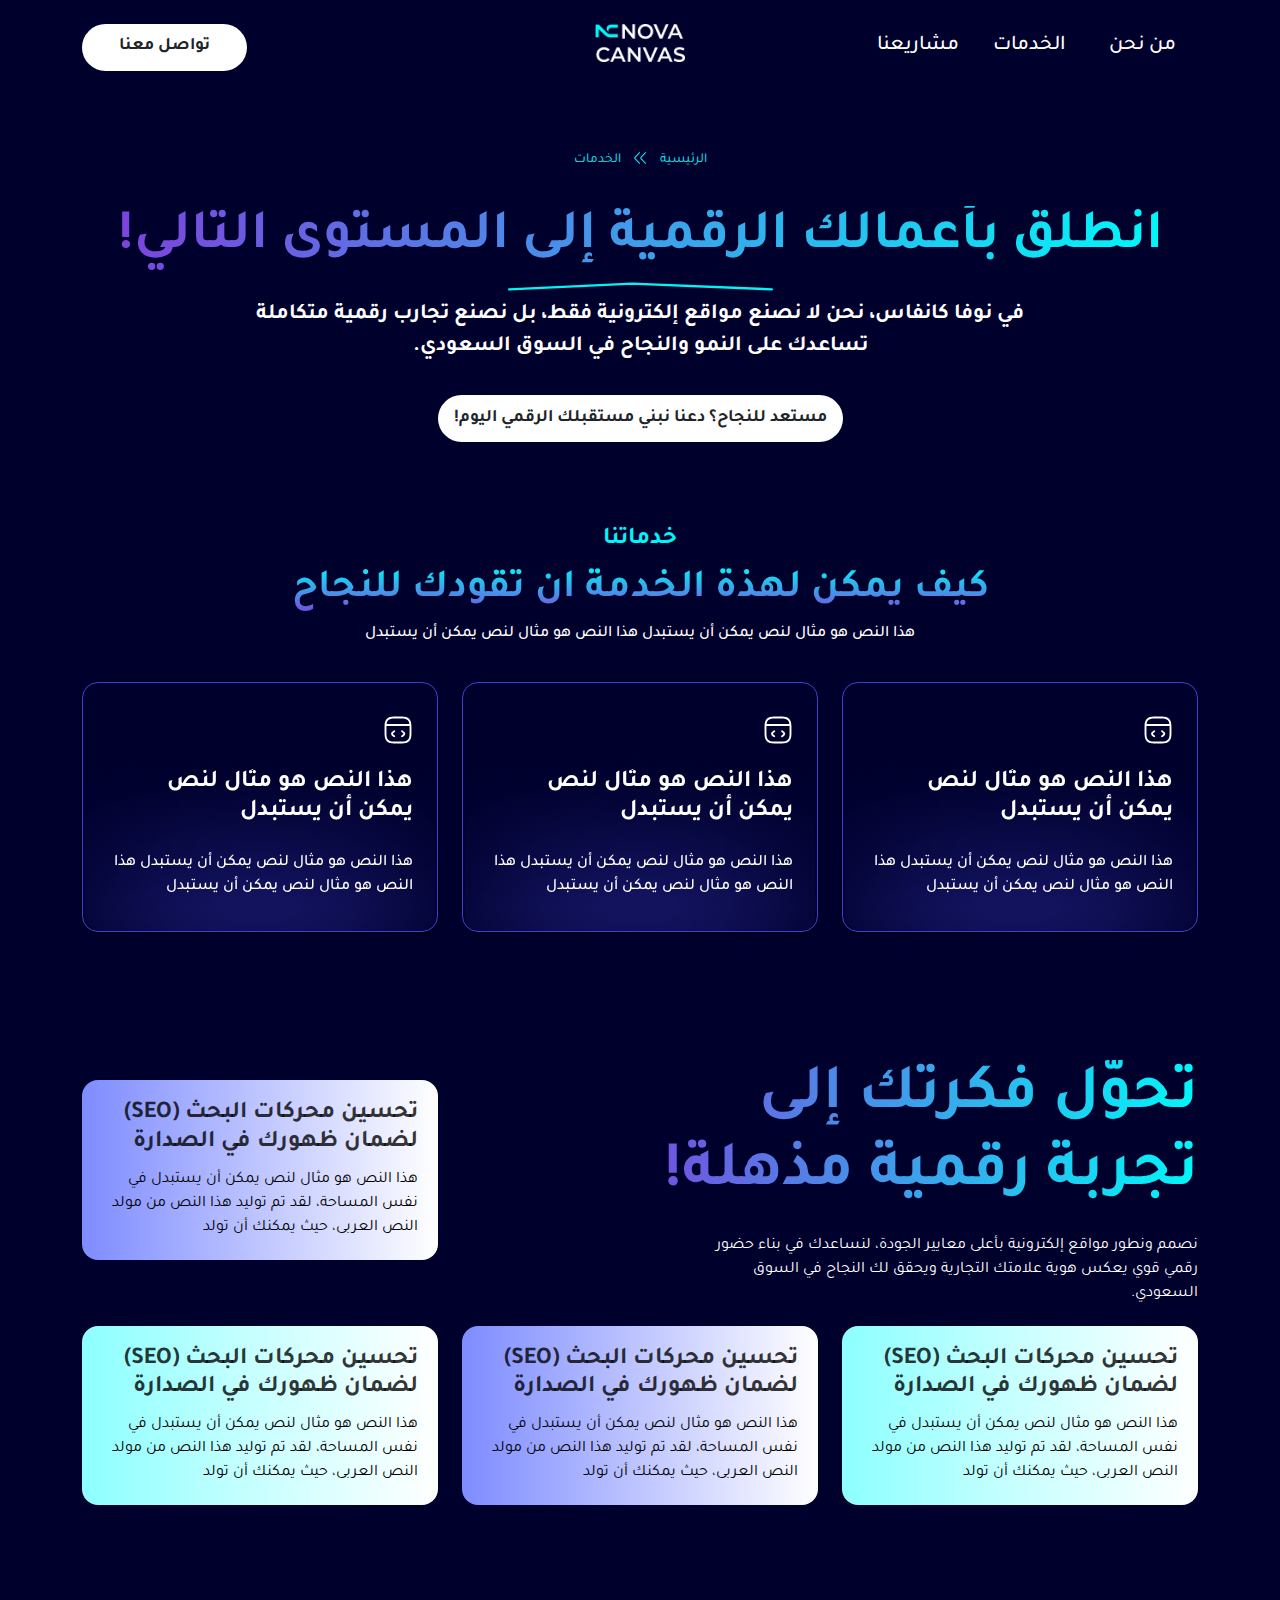
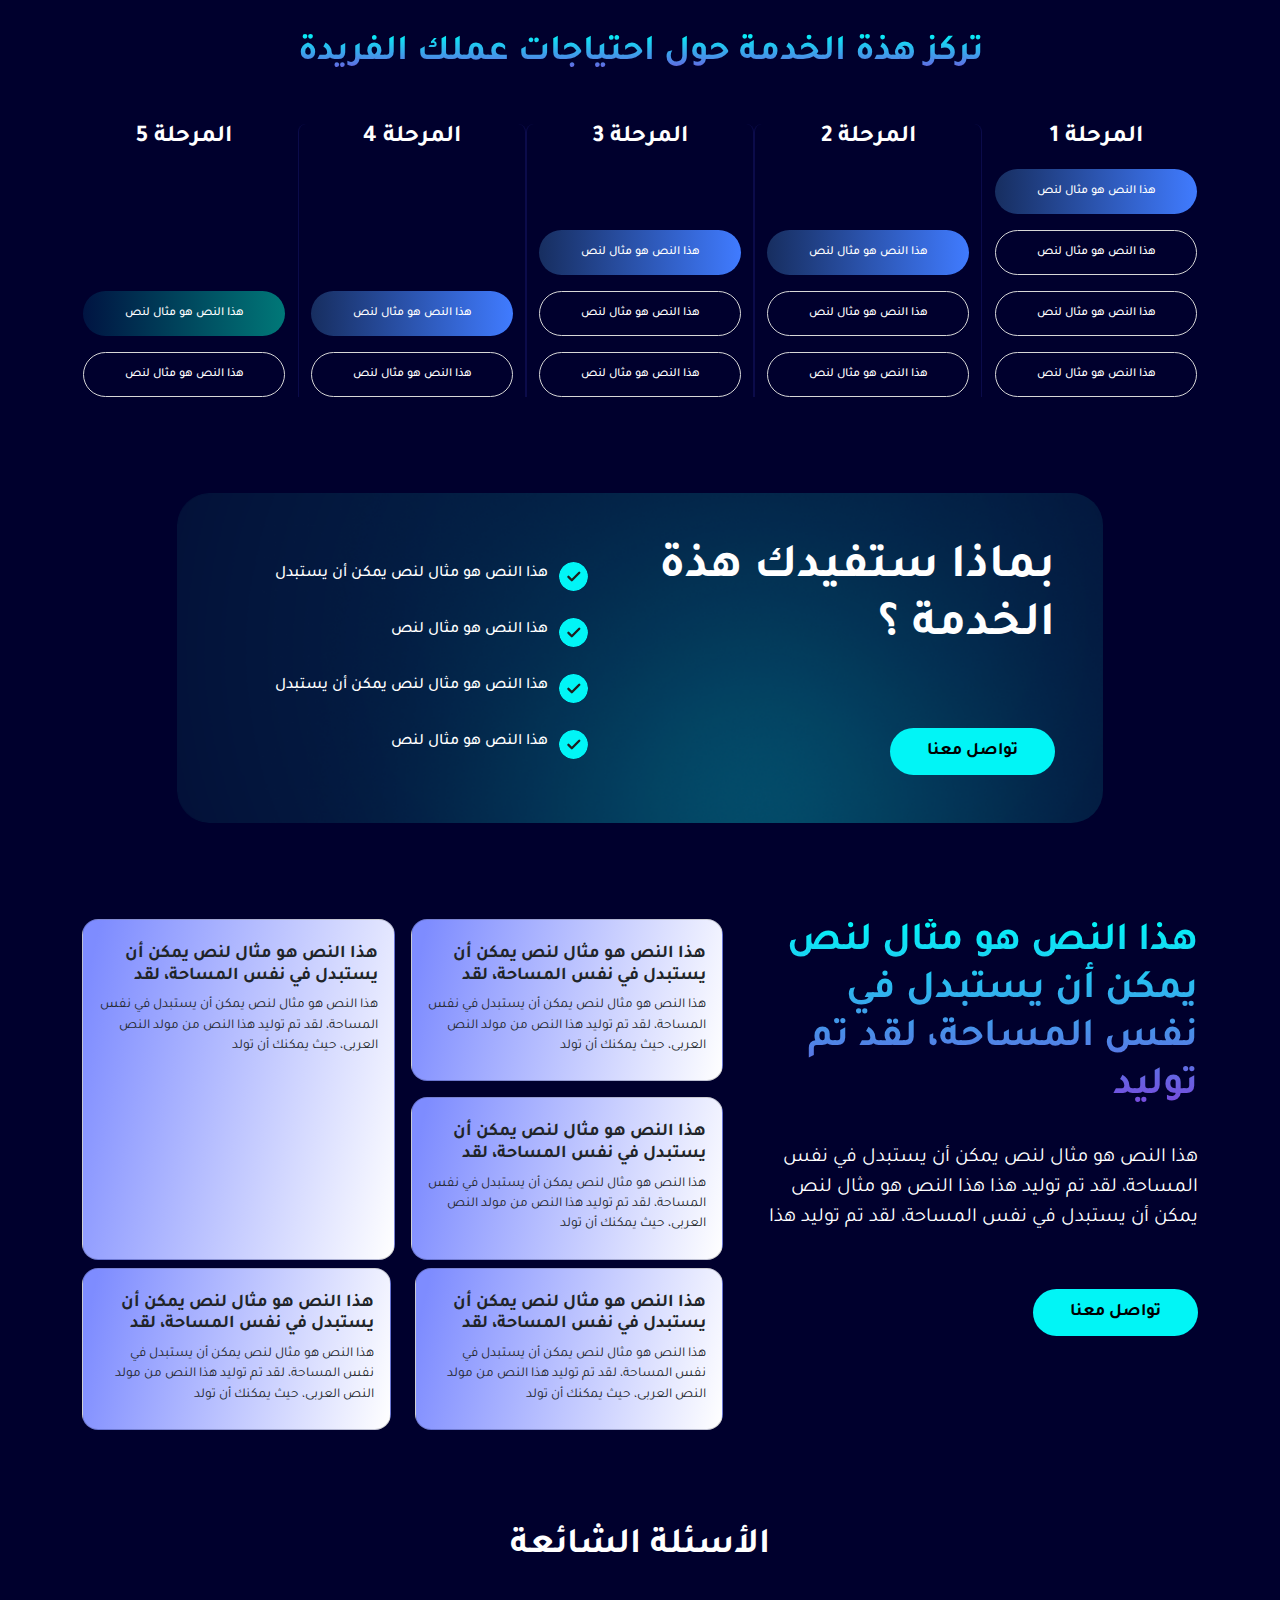
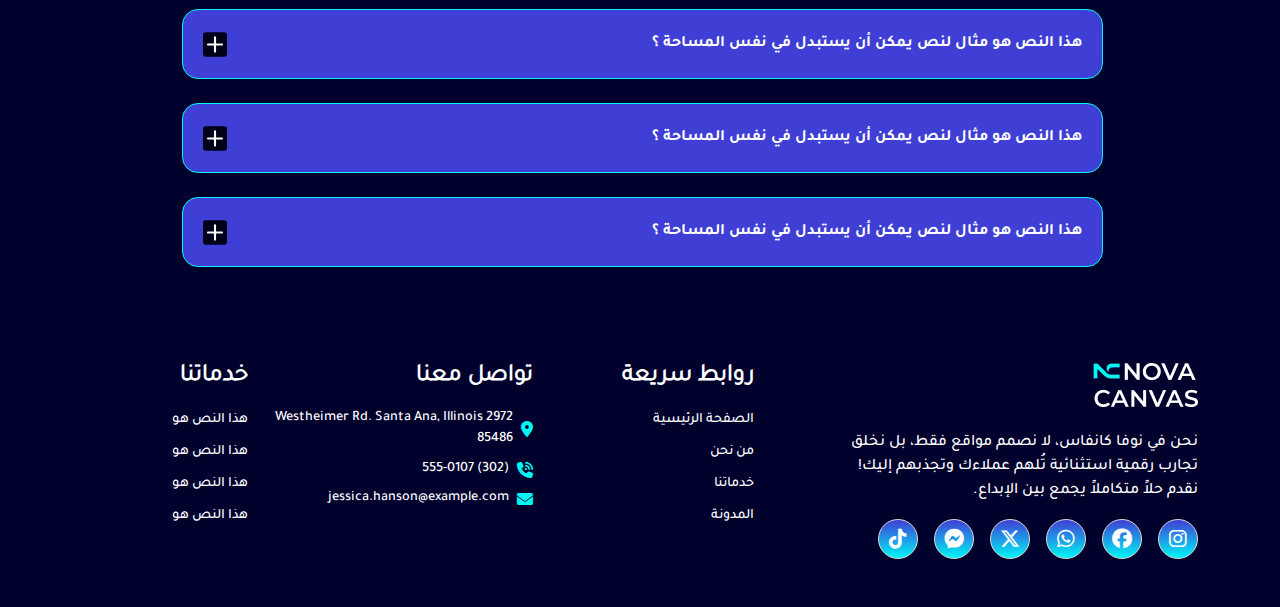
<file: services-details.html>
<!DOCTYPE html>
<!-- <html lang="ar" dir="ltr"> -->
<html lang="ar" dir="rtl">

<head>
    <!-- meta tag -->
    <meta charset="utf-8" />
    <title>Nova Landing Page</title>
    <meta name="description" content="" />
    <!-- responsive tag -->
    <meta http-equiv="x-ua-compatible" content="ie=edge" />
    <meta name="viewport" content="width=device-width, initial-scale=1" />
    <!-- favicon -->
    <link rel="apple-touch-icon" href="assets/image/fav/nova.png" />
    <link rel="shortcut icon" type="image/x-icon" href="assets/image/fav/nova.png" />
    <!-- bootstrap v5.3.3 css -->
    <!-- <link rel="stylesheet" type="text/css" href="assets/bootstrap/css/bootstrap.min.css"> -->
    <link rel="stylesheet" type="text/css" href="assets/bootstrap/css/bootstrap.rtl.min.css" />
    <!-- AOS animation css -->
    <link rel="stylesheet" type="text/css" href="assets/AOS/aos.css" />
    <!--Font-awesome-->
    <link rel="stylesheet" href="https://cdnjs.cloudflare.com/ajax/libs/font-awesome/6.4.2/css/all.min.css" />
    <!-- Swiper Slider css -->
    <link rel="stylesheet" type="text/css" href="assets/swiper/css/swiper-bundle.min.css" />
    <!-- style css -->
    <link rel="stylesheet" type="text/css" href="assets/sass/general.css" />
    <script src="assets/js/gsap.min.js"></script>
    <!--[if lt IE 9]>
      <script src="https://oss.maxcdn.com/html5shiv/3.7.2/html5shiv.min.js"></script>
      <script src="https://oss.maxcdn.com/respond/1.4.2/respond.min.js"></script>
    <![endif]-->
</head>

<body id="vertical">
    <!-- ============================================================== -->
    <!-- Header -->
    <!-- ============================================================== -->
    <header>
        <div class="container">
            <div class="row">
                <div class="col-lg col-2">
                    <nav>
                        <ul class="nav-links d-flex align-items-center gap-3">
                            <li class="position-relative">
                                <a href="about.html" class="btn hover-button p-0">
                                    <span class="top content">من نحن</span>
                                    <span class="bottom content">من نحن</span>
                                </a>
                            </li>
                            <li class="position-relative">
                                <a href="#" class="btn hover-button p-0">
                                    <span class="top content">الخدمات</span>
                                    <span class="bottom content">الخدمات</span>
                                </a>
                            </li>
                            <li class="position-relative">
                                <a href="#" class="btn hover-button p-0">
                                    <span class="top content">مشاريعنا</span>
                                    <span class="bottom content">مشاريعنا</span>
                                </a>
                            </li>
                            <li class="position-relative d-lg-none d-sm-block">
                                <a href="#" class="contact-link text-white">
                                    <span>تواصل معنا</span>
                                </a>
                            </li>
                        </ul>
                        <div class="menu-toggle">&#9776;</div>
                    </nav>
                </div>
                <div class="col-lg col-10 d-flex header-logo-part">
                    <div class="logo">
                        <a href="index.html">
                            <img width="90px" src="assets/image/logo/logo.webp" alt="logo" />
                        </a>
                    </div>
                </div>
                <div class="col-lg d-lg-flex d-none justify-content-end">
                    <button class="btn btn-contact-btn border-0 d-flex align-items-center justify-content-center gap-2">
                        <span>تواصل معنا</span>
                        <img width="24px" src="assets/image/icon/Arrow left-circle.svg" alt="icon" />
                    </button>
                </div>
            </div>
        </div>
    </header>
    <!-- ============================================================== -->
    <!-- Breadcrumb -->
    <!-- ============================================================== -->
    <section class="breadcrumb-section">
        <div class="container">
            <ol class="breadcrumb justify-content-center">
                <li class="breadcrumb-item">
                    <a class="text-secondary" href="index.html">الرئيسية</a>
                </li>
                <li class="breadcrumb-item text-secondary active" aria-current="page">
                    الخدمات
                </li>
            </ol>
        </div>
    </section>
    <!-- ============================================================== -->
    <!-- hero -->
    <!-- ============================================================== -->
    <section class="contact-section">
        <div class="container">
            <div class="row">
                <div
                    class="contact-section-part d-flex flex-column align-items-center justify-content-center row-gap-2 py-3 text-center">
                    <h1 class="title-section">
                        انطلق بأعمالك الرقمية إلى المستوى التالي!
                    </h1>
                    <img src="assets/image/icon/line.svg" class="title-section-img" />

                    <p class="title-section-para">
                        في نوفا كانفاس، نحن لا نصنع مواقع إلكترونية فقط، بل نصنع تجارب
                        رقمية متكاملة تساعدك على النمو والنجاح في السوق السعودي.
                    </p>

                    <button
                        class="btn btn-contact-btn border-0  d-flex align-items-center justify-content-center gap-2 mt-4">
                        <span>مستعد للنجاح؟ دعنا نبني مستقبلك الرقمي اليوم!</span>
                        <img width="24px" src="assets/image/icon/Arrow left-circle.svg" alt="icon" />
                    </button>
                </div>
            </div>
        </div>
    </section>
    <!-- ============================================================== -->
    <!-- Our Services -->
    <!-- ============================================================== -->
    <section class="our-services pt-4 pb-5">
        <div class="container">
            <div class="our-services-title d-flex flex-column justify-content-center align-items-center row-gap-2">
                <span class="d-block">خدماتنا</span>
                <h2>كيف يمكن لهذة الخدمة ان تقودك للنجاح</h2>
                <p>هذا النص هو مثال لنص يمكن أن يستبدل هذا النص هو مثال لنص يمكن أن يستبدل </p>
            </div>
            <div class="row row-gap-3">
                <div class="col-lg-4 col-md-6">
                    <div class="our-services-card h-100">
                        <div class="icon mb-4">
                            <img width="30" src="assets/image/icon/code.svg" alt="image">
                        </div>
                        <div class="text d-flex flex-column row-gap-4">
                            <h4>هذا النص هو مثال لنص يمكن أن يستبدل</h4>
                            <p>
                                هذا النص هو مثال لنص يمكن أن يستبدل هذا النص هو مثال لنص يمكن أن يستبدل
                            </p>
                        </div>
                    </div>
                </div>
                <div class="col-lg-4 col-md-6">
                    <div class="our-services-card h-100">
                        <div class="icon mb-4">
                            <img width="30" src="assets/image/icon/code.svg" alt="image">
                        </div>
                        <div class="text d-flex flex-column row-gap-4">
                            <h4>هذا النص هو مثال لنص يمكن أن يستبدل</h4>
                            <p>
                                هذا النص هو مثال لنص يمكن أن يستبدل هذا النص هو مثال لنص يمكن أن يستبدل
                            </p>
                        </div>
                    </div>
                </div>
                <div class="col-lg-4 col-md-6">
                    <div class="our-services-card h-100">
                        <div class="icon mb-4">
                            <img width="30" src="assets/image/icon/code.svg" alt="image">
                        </div>
                        <div class="text d-flex flex-column row-gap-4">
                            <h4>هذا النص هو مثال لنص يمكن أن يستبدل</h4>
                            <p>
                                هذا النص هو مثال لنص يمكن أن يستبدل هذا النص هو مثال لنص يمكن أن يستبدل
                            </p>
                        </div>
                    </div>
                </div>
            </div>
        </div>
    </section>
    <!-- ============================================================== -->
    <!-- Service info -->
    <!-- ============================================================== -->
    <section class="services-info-section">
        <div class="container">
            <div class="row">
                <div class="col-lg-8 col-12">
                    <div class="service-info">
                        <h3>تحوّل فكرتك إلى تجربة رقمية مذهلة!</h3>
                        <p>
                            نصمم ونطور مواقع إلكترونية بأعلى معايير الجودة، لنساعدك في بناء
                            حضور رقمي قوي يعكس هوية علامتك التجارية ويحقق لك النجاح في السوق
                            السعودي.
                        </p>
                    </div>
                </div>
                <div class="col-lg-4 col-sm-6">
                    <div class="service-card-info odd">
                        <h3>تحسين محركات البحث (SEO) لضمان ظهورك في الصدارة</h3>
                        <p>
                            هذا النص هو مثال لنص يمكن أن يستبدل في نفس المساحة، لقد تم توليد
                            هذا النص من مولد النص العربى، حيث يمكنك أن تولد
                        </p>
                    </div>
                </div>
                <div class="col-lg-4 col-sm-6">
                    <div class="service-card-info even">
                        <h3>تحسين محركات البحث (SEO) لضمان ظهورك في الصدارة</h3>
                        <p>
                            هذا النص هو مثال لنص يمكن أن يستبدل في نفس المساحة، لقد تم توليد
                            هذا النص من مولد النص العربى، حيث يمكنك أن تولد
                        </p>
                    </div>
                </div>
                <div class="col-lg-4 col-sm-6">
                    <div class="service-card-info odd">
                        <h3>تحسين محركات البحث (SEO) لضمان ظهورك في الصدارة</h3>
                        <p>
                            هذا النص هو مثال لنص يمكن أن يستبدل في نفس المساحة، لقد تم توليد
                            هذا النص من مولد النص العربى، حيث يمكنك أن تولد
                        </p>
                    </div>
                </div>
                <div class="col-lg-4 col-sm-6">
                    <div class="service-card-info even">
                        <h3>تحسين محركات البحث (SEO) لضمان ظهورك في الصدارة</h3>
                        <p>
                            هذا النص هو مثال لنص يمكن أن يستبدل في نفس المساحة، لقد تم توليد
                            هذا النص من مولد النص العربى، حيث يمكنك أن تولد
                        </p>
                    </div>
                </div>
            </div>
        </div>
    </section>
    <!-- ============================================================== -->
    <!-- Service info -->
    <!-- ============================================================== -->
    <section class="service-focus py-5">
        <div class="container">
            <h3 class="text-center mb-5">تركز هذة الخدمة حول احتياجات عملك الفريدة</h3>
            <div class="row row-gap-3 row-cols-1 row-cols-sm-2 row-cols-md-4 row-cols-lg-5">
                <div class="col">
                    <div class="service-focus-card h-100 d-flex flex-column justify-content-between">
                        <div class="header-part mb-3">
                            <h4 class="text-center">المرحلة 1</h4>
                        </div>
                        <div class="body-part d-flex flex-column row-gap-3">
                            <p class="d-flex align-items-center justify-content-center active">هذا النص هو مثال لنص</p>
                            <p class="d-flex align-items-center justify-content-center">هذا النص هو مثال لنص</p>
                            <p class="d-flex align-items-center justify-content-center">هذا النص هو مثال لنص</p>
                            <p class="d-flex align-items-center justify-content-center">هذا النص هو مثال لنص</p>
                        </div>
                    </div>
                </div>
                <div class="col">
                    <div class="service-focus-card h-100 d-flex flex-column justify-content-between">
                        <div class="header-part mb-3">
                            <h4 class="text-center">المرحلة 2</h4>
                        </div>
                        <div class="body-part d-flex flex-column row-gap-3">
                            <p class="d-flex align-items-center justify-content-center active">هذا النص هو مثال لنص</p>
                            <p class="d-flex align-items-center justify-content-center">هذا النص هو مثال لنص</p>
                            <p class="d-flex align-items-center justify-content-center">هذا النص هو مثال لنص</p>
                        </div>
                    </div>
                </div>
                <div class="col">
                    <div class="service-focus-card h-100 d-flex flex-column justify-content-between">
                        <div class="header-part mb-3">
                            <h4 class="text-center">المرحلة 3</h4>
                        </div>
                        <div class="body-part d-flex flex-column row-gap-3">
                            <p class="d-flex align-items-center justify-content-center active">هذا النص هو مثال لنص</p>
                            <p class="d-flex align-items-center justify-content-center">هذا النص هو مثال لنص</p>
                            <p class="d-flex align-items-center justify-content-center">هذا النص هو مثال لنص</p>
                        </div>
                    </div>
                </div>
                <div class="col">
                    <div class="service-focus-card h-100 d-flex flex-column justify-content-between">
                        <div class="header-part mb-3">
                            <h4 class="text-center">المرحلة 4</h4>
                        </div>
                        <div class="body-part d-flex flex-column row-gap-3">
                            <p class="d-flex align-items-center justify-content-center active">هذا النص هو مثال لنص</p>
                            <p class="d-flex align-items-center justify-content-center">هذا النص هو مثال لنص</p>
                        </div>
                    </div>
                </div>
                <div class="col">
                    <div class="service-focus-card h-100 d-flex flex-column justify-content-between">
                        <div class="header-part mb-3">
                            <h4 class="text-center">المرحلة 5</h4>
                        </div>
                        <div class="body-part d-flex flex-column row-gap-3">
                            <p class="d-flex align-items-center justify-content-center active">هذا النص هو مثال لنص</p>
                            <p class="d-flex align-items-center justify-content-center">هذا النص هو مثال لنص</p>
                        </div>
                    </div>
                </div>
            </div>
        </div>
    </section>
    <!-- ============================================================== -->
    <!-- Service Benefits -->
    <!-- ============================================================== -->
    <section class="service-benefits py-5">
        <div class="container">
            <div class="row justify-content-center">
                <div class="col-lg-10">
                    <div class="service-benefits-card">
                        <div class="row row-gap-3 align-items-center">
                            <div class="col-lg-6">
                                <div class="card-text d-flex flex-column align-items-start justify-content-start">
                                    <h3>بماذا ستفيدك هذة الخدمة ؟</h3>
                                    <button class="btn w-auto btn-contact-btn border-0 d-flex align-items-center justify-content-center gap-2 mt-4">
                                        <span>تواصل معنا </span>
                                        <img width="24px" src="assets/image/icon/Arrow left-circle.svg" alt="icon" />
                                    </button>
                                </div>
                            </div>
                            <div class="col-lg-6">
                                <ul class="d-flex flex-column">
                                    <li class="position-relative">
                                        <p>
                                            هذا النص هو مثال لنص يمكن أن يستبدل
                                        </p>
                                    </li>
                                    <li class="position-relative">
                                        <p>
                                            هذا النص هو مثال لنص
                                        </p>
                                    </li>
                                    <li class="position-relative">
                                        <p>
                                            هذا النص هو مثال لنص يمكن أن يستبدل
                                        </p>
                                    </li>
                                    <li class="position-relative">
                                        <p>
                                            هذا النص هو مثال لنص
                                        </p>
                                    </li>
                                </ul>
                            </div>
                        </div>
                    </div>
                </div>
            </div>
        </div>
    </section>
    <!-- ============================================================== -->
    <!-- Cards Section -->
    <!-- ============================================================== -->
    <section class="card-section-part py-5">
        <div class="container">
            <div class="row row-gap-3">
                <div class="col-lg-5">
                    <div class="text-part d-flex flex-column align-items-start justify-content-start">
                        <h3>
                            هذا النص هو مثال لنص يمكن أن يستبدل في نفس المساحة، لقد تم توليد
                        </h3>
                        <p>
                            هذا النص هو مثال لنص يمكن أن يستبدل في نفس المساحة، لقد تم توليد هذا هذا النص هو مثال لنص يمكن أن يستبدل في نفس المساحة، لقد تم توليد هذا   
                        </p>
                        <button class="btn w-auto btn-contact-btn border-0 d-flex align-items-center justify-content-center gap-2 mt-4">
                            <span>تواصل معنا </span>
                            <img width="24px" src="assets/image/icon/Arrow left-circle.svg" alt="icon" />
                        </button>
                    </div>
                </div>
                <div class="col-lg-7">
                    <div class="flex-responsive column-gap-3 row-gap-3 mb-2">
                        <div class="col flex-grow-1 d-flex flex-column row-gap-3">
                            <div class="card d-flex flex-column row-gap-2 h-100">
                                <h4>
                                    هذا النص هو مثال لنص يمكن أن يستبدل في نفس المساحة، لقد  
                                </h4>
                                <p>
                                    هذا النص هو مثال لنص يمكن أن يستبدل في نفس المساحة، لقد تم توليد هذا النص من مولد النص العربى، حيث يمكنك أن تولد  
                                </p>
                            </div>
                            <div class="card d-flex flex-column row-gap-2 h-100">
                                <h4>
                                    هذا النص هو مثال لنص يمكن أن يستبدل في نفس المساحة، لقد  
                                </h4>
                                <p>
                                    هذا النص هو مثال لنص يمكن أن يستبدل في نفس المساحة، لقد تم توليد هذا النص من مولد النص العربى، حيث يمكنك أن تولد  
                                </p>
                            </div>
                        </div>
                        <div class="col flex-grow-1">
                            <div class="card d-flex flex-column row-gap-2 h-100">
                                <h4>
                                    هذا النص هو مثال لنص يمكن أن يستبدل في نفس المساحة، لقد  
                                </h4>
                                <p>
                                    هذا النص هو مثال لنص يمكن أن يستبدل في نفس المساحة، لقد تم توليد هذا النص من مولد النص العربى، حيث يمكنك أن تولد  
                                </p>
                            </div>
                        </div>
                    </div>
                    <div class="row row-gap-3">
                        <div class="col-lg-6">
                            <div class="card d-flex flex-column row-gap-2 h-100">
                                <h4>
                                    هذا النص هو مثال لنص يمكن أن يستبدل في نفس المساحة، لقد  
                                </h4>
                                <p>
                                    هذا النص هو مثال لنص يمكن أن يستبدل في نفس المساحة، لقد تم توليد هذا النص من مولد النص العربى، حيث يمكنك أن تولد  
                                </p>
                            </div>
                        </div>
                        <div class="col-lg-6">
                            <div class="card d-flex flex-column row-gap-2 h-100">
                                <h4>
                                    هذا النص هو مثال لنص يمكن أن يستبدل في نفس المساحة، لقد  
                                </h4>
                                <p>
                                    هذا النص هو مثال لنص يمكن أن يستبدل في نفس المساحة، لقد تم توليد هذا النص من مولد النص العربى، حيث يمكنك أن تولد  
                                </p>
                            </div>
                        </div>
                    </div>
                </div>
            </div>
        </div>
    </section>
    <!-- ============================================================== -->
    <!-- Common Question -->
    <!-- ============================================================== -->
    <section class="common-question py-5">
        <div class="container">
            <div class="row justify-content-center">
                <div class="col-lg-10">
                    <h2 class="text-center title-common-question">الأسئلة الشائعة</h2>
                    <div class="accordion accordion-flush d-flex flex-column row-gap-4" id="accordionFlushExample">
                        <div class="accordion-item border-0">
                            <h2 class="accordion-header">
                                <button class="accordion-button text-white collapsed" type="button"
                                    data-bs-toggle="collapse" data-bs-target="#flush-collapseOne" aria-expanded="false"
                                    aria-controls="flush-collapseOne">
                                    هذا النص هو مثال لنص يمكن أن يستبدل في نفس المساحة ؟
                                </button>
                            </h2>
                            <div id="flush-collapseOne" class="accordion-collapse collapse"
                                data-bs-parent="#accordionFlushExample">
                                <p>
                                    هذا النص هو مثال لنص يمكن أن يستبدل في نفس المساحة، لقد تم
                                    توليد هذا النص من مولد النص العربى، حيث يمكنك أن تولد هذا
                                    النص هو هذا النص هو مثال لنص يمكن أن يستبدل في نفس المساحة،
                                    لقد تم توليد هذا النص من مولد النص العربى، حيث يمكنك أن تولد
                                    هذا النص هو
                                </p>
                            </div>
                        </div>
                        <div class="accordion-item border-0">
                            <h2 class="accordion-header">
                                <button class="accordion-button text-white collapsed" type="button"
                                    data-bs-toggle="collapse" data-bs-target="#flush-collapseTwo" aria-expanded="false"
                                    aria-controls="flush-collapseTwo">
                                    هذا النص هو مثال لنص يمكن أن يستبدل في نفس المساحة ؟
                                </button>
                            </h2>
                            <div id="flush-collapseTwo" class="accordion-collapse collapse"
                                data-bs-parent="#accordionFlushExample">
                                <p>
                                    هذا النص هو مثال لنص يمكن أن يستبدل في نفس المساحة، لقد تم
                                    توليد هذا النص من مولد النص العربى، حيث يمكنك أن تولد هذا
                                    النص هو هذا النص هو مثال لنص يمكن أن يستبدل في نفس المساحة،
                                    لقد تم توليد هذا النص من مولد النص العربى، حيث يمكنك أن تولد
                                    هذا النص هو
                                </p>
                            </div>
                        </div>
                        <div class="accordion-item border-0">
                            <h2 class="accordion-header">
                                <button class="accordion-button text-white collapsed" type="button"
                                    data-bs-toggle="collapse" data-bs-target="#flush-collapseThree"
                                    aria-expanded="false" aria-controls="flush-collapseThree">
                                    هذا النص هو مثال لنص يمكن أن يستبدل في نفس المساحة ؟
                                </button>
                            </h2>
                            <div id="flush-collapseThree" class="accordion-collapse collapse"
                                data-bs-parent="#accordionFlushExample">
                                <p>
                                    هذا النص هو مثال لنص يمكن أن يستبدل في نفس المساحة، لقد تم
                                    توليد هذا النص من مولد النص العربى، حيث يمكنك أن تولد هذا
                                    النص هو هذا النص هو مثال لنص يمكن أن يستبدل في نفس المساحة،
                                    لقد تم توليد هذا النص من مولد النص العربى، حيث يمكنك أن تولد
                                    هذا النص هو
                                </p>
                            </div>
                        </div>
                    </div>
                </div>
            </div>
        </div>
    </section>
    <!-- ============================================================== -->

    <!--Footer -->
    <!-- ============================================================== -->
    <footer class="py-5">
        <div class="container">
            <div class="row row-gap-4">
                <div class="col-lg-4 col-md-6">
                    <div class="footer-description">
                        <a href="index.html" class="d-block mb-4">
                            <img src="assets/image/logo/logo.webp" alt="image" />
                        </a>
                        <p class="mb-3">
                            نحن في نوفا كانفاس، لا نصمم مواقع فقط، بل نخلق تجارب رقمية
                            استثنائية تُلهم عملاءك وتجذبهم إليك! نقدم حلاً متكاملاً يجمع بين
                            الإبداع.
                        </p>
                        <ul class="social-links d-flex flex-wrap align-items-center gap-3">
                            <li>
                                <a href="#" class="d-flex align-items-center justify-content-center text-white">
                                    <i class="fa-brands fa-instagram"></i>
                                </a>
                            </li>
                            <li>
                                <a href="#" class="d-flex align-items-center justify-content-center text-white">
                                    <i class="fa-brands fa-facebook"></i>
                                </a>
                            </li>
                            <li>
                                <a href="#" class="d-flex align-items-center justify-content-center text-white">
                                    <i class="fa-brands fa-whatsapp"></i>
                                </a>
                            </li>
                            <li>
                                <a href="#" class="d-flex align-items-center justify-content-center text-white">
                                    <i class="fa-brands fa-x-twitter"></i>
                                </a>
                            </li>
                            <li>
                                <a href="#" class="d-flex align-items-center justify-content-center text-white">
                                    <i class="fa-brands fa-facebook-messenger"></i>
                                </a>
                            </li>
                            <li>
                                <a href="#" class="d-flex align-items-center justify-content-center text-white">
                                    <i class="fa-brands fa-tiktok"></i>
                                </a>
                            </li>
                        </ul>
                    </div>
                </div>
                <!---->
                <div class="col-lg-3 col-md-6 d-flex justify-content-lg-center">
                    <div class="footer-link">
                        <h4 class="footer-title mb-3">روابط سريعة</h4>
                        <ul class="list-link d-flex flex-column row-gap-2">
                            <li>
                                <a href="#">الصفحة الرئيسية</a>
                            </li>
                            <li>
                                <a href="#">من نحن</a>
                            </li>
                            <li>
                                <a href="#">خدماتنا</a>
                            </li>
                            <li>
                                <a href="#">المدونة</a>
                            </li>
                        </ul>
                    </div>
                </div>
                <!---->
                <div class="col-lg-3 col-md-6 d-flex">
                    <div class="footer-link">
                        <h4 class="footer-title mb-3">تواصل معنا</h4>
                        <ul class="list-link d-flex flex-column row-gap-2">
                            <li>
                                <a href="#" class="d-flex align-items-center gap-2">
                                    <i class="fa-solid fa-location-dot"></i>
                                    <span>2972 Westheimer Rd. Santa Ana, Illinois 85486 </span>
                                </a>
                            </li>
                            <li>
                                <a href="#" class="d-flex align-items-center gap-2">
                                    <i class="fa-solid fa-phone-volume"></i>
                                    <span>(302) 555-0107</span>
                                </a>
                            </li>
                            <li>
                                <a href="#" class="d-flex align-items-center gap-2">
                                    <i class="fa-solid fa-envelope"></i>
                                    <span>jessica.hanson@example.com</span>
                                </a>
                            </li>
                        </ul>
                    </div>
                </div>
                <!---->
                <div class="col-lg-2 col-md-6 d-flex">
                    <div class="footer-link">
                        <h4 class="footer-title mb-3">خدماتنا</h4>
                        <ul class="list-link d-flex flex-column row-gap-2">
                            <li>
                                <a href="#">هذا النص هو</a>
                            </li>
                            <li>
                                <a href="#">هذا النص هو</a>
                            </li>
                            <li>
                                <a href="#">هذا النص هو</a>
                            </li>
                            <li>
                                <a href="#">هذا النص هو</a>
                            </li>
                        </ul>
                    </div>
                </div>
            </div>
        </div>
    </footer>
    <!-- ============================================================== -->
    <!-- back-to-top -->
    <!-- ============================================================== -->
    <button class="back-to-top p-0 m-0" type="button"></button>
    <script src="assets/bootstrap/js/bootstrap.bundle.min.js"></script>
    <script src="https://cdnjs.cloudflare.com/ajax/libs/popper.js/1.14.3/umd/popper.min.js"></script>
    <!--JQuery Js-->
    <script src="assets/jq/jQuery.js"></script>
    <!-- AOS JS -->
    <script src="assets/AOS/aos.js"></script>
    <!--ScrollTrigger-->
    <script src="assets/js/ScrollTrigger.min.js"></script>
    <!--lenis-->
    <script src="assets/js/lenis.js"></script>
    <script src="assets/js/imagesloaded.pkgd.min.js"></script>
    <script src="assets/js/script_lenis.js"></script>
    <!-- Swiper JS -->
    <script src="assets/swiper/js/swiper.min.js"></script>
    <!--Main Js-->
    <script src="assets/js/main.js"></script>
</body>

</html>
</file>
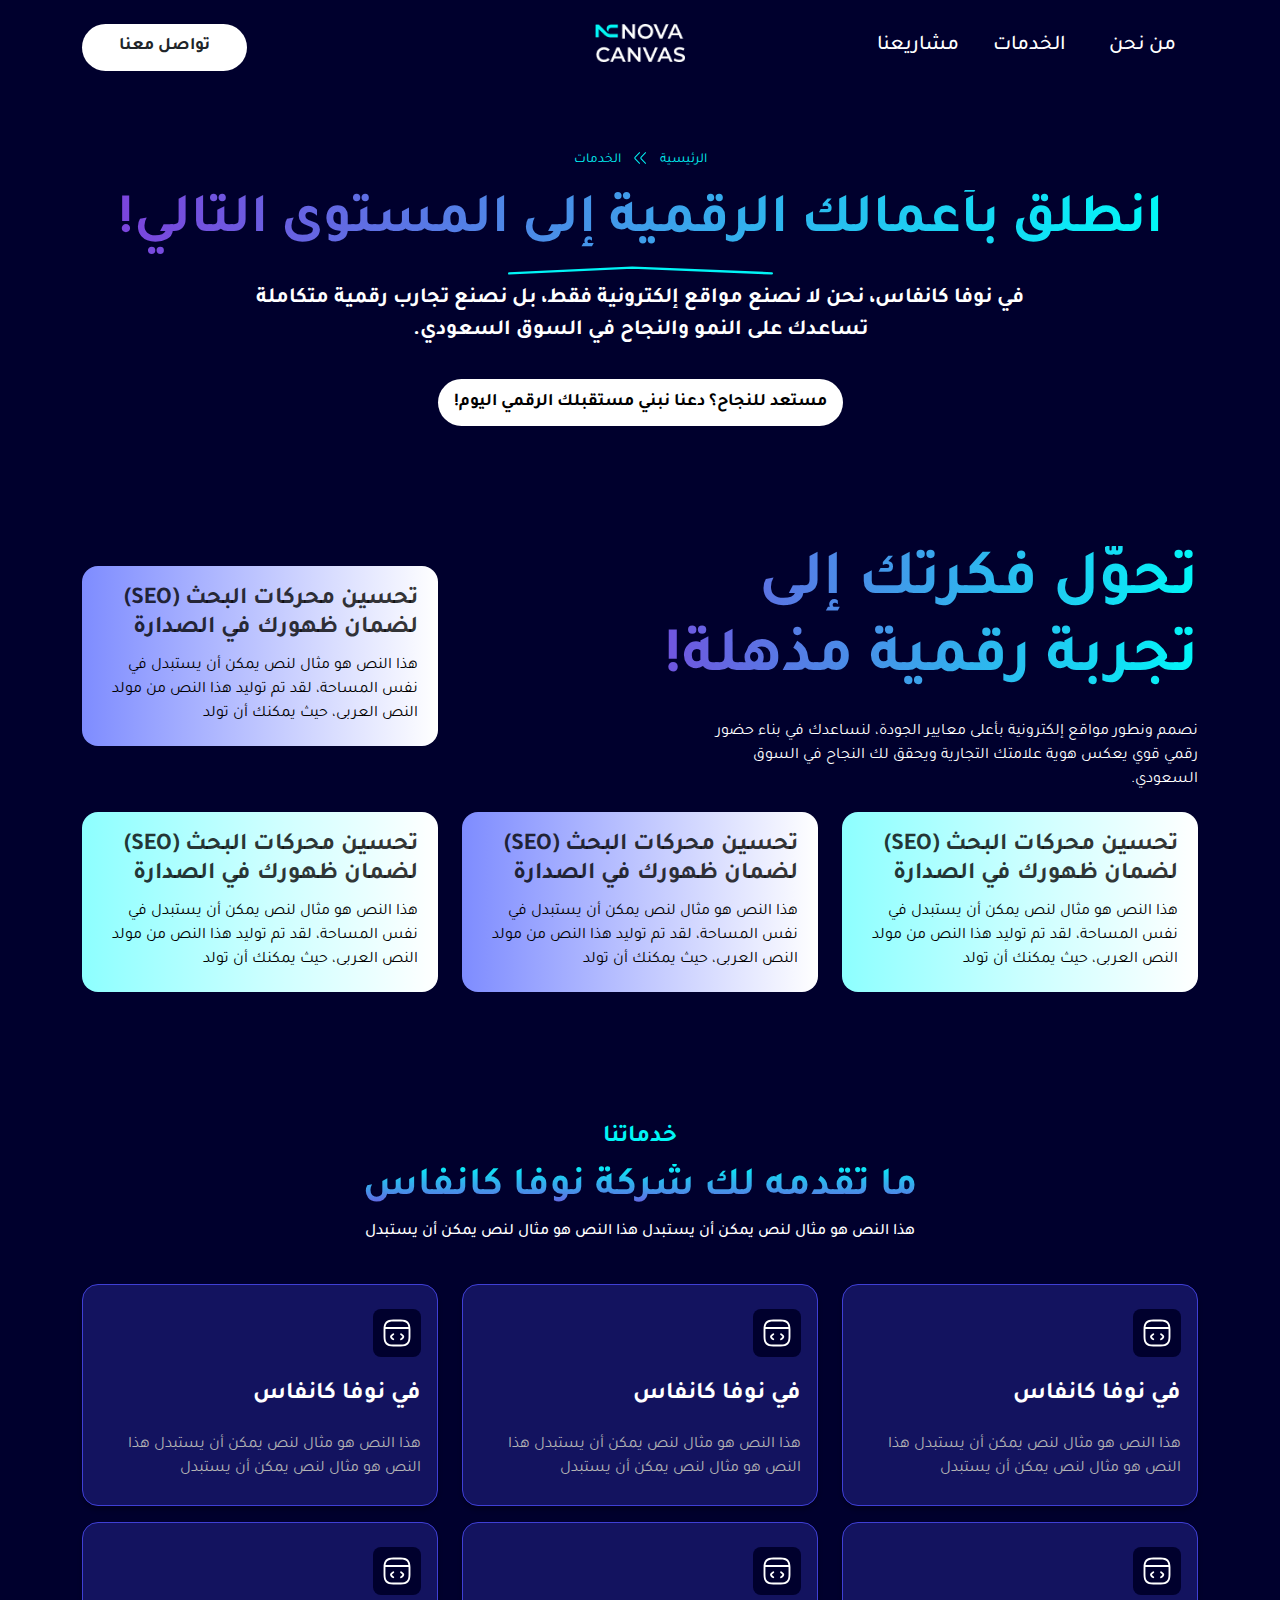
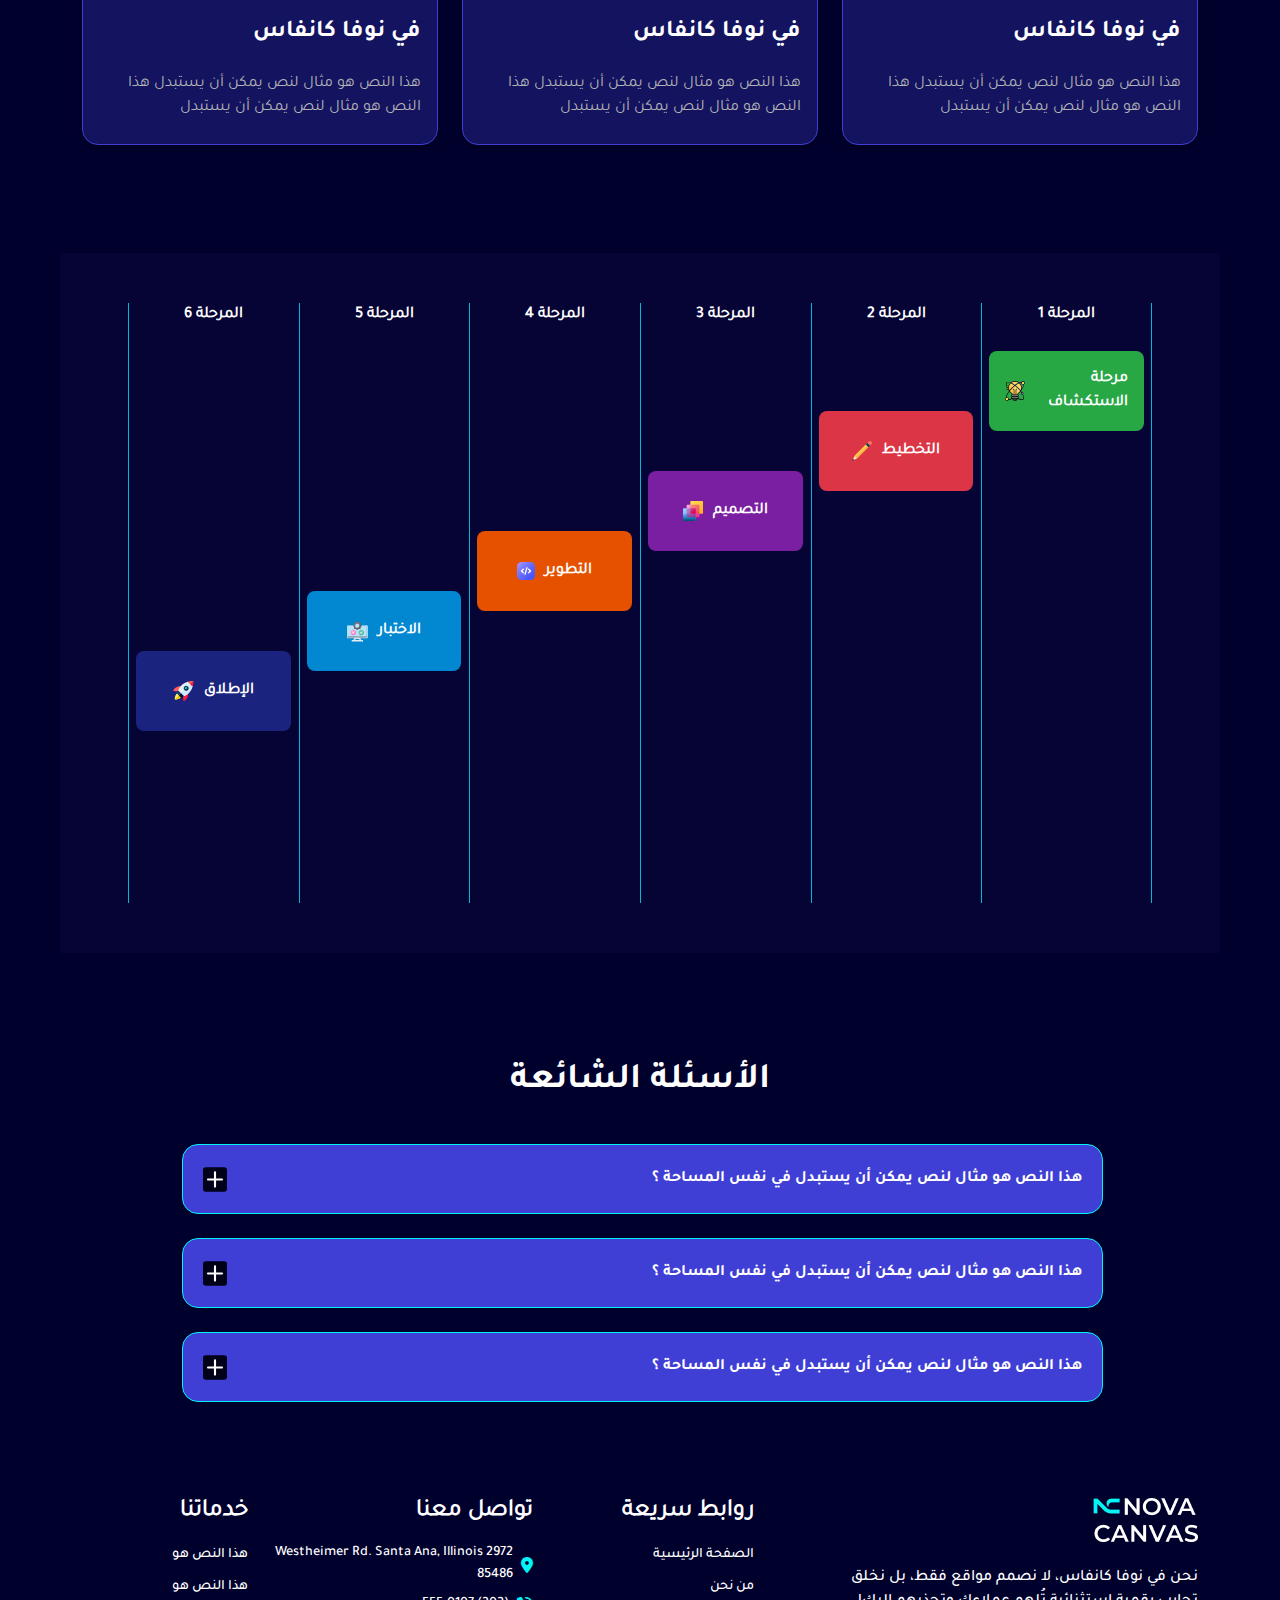
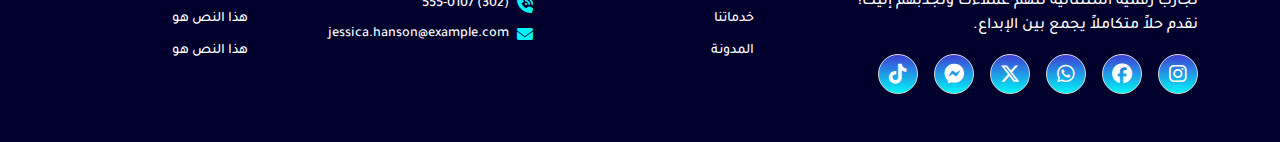
<file: services.html>
<!DOCTYPE html>
<!-- <html lang="ar" dir="ltr"> -->
<html lang="ar" dir="rtl">
  <head>
    <!-- meta tag -->
    <meta charset="utf-8" />
    <title>Nova Landing Page</title>
    <meta name="description" content="" />
    <!-- responsive tag -->
    <meta http-equiv="x-ua-compatible" content="ie=edge" />
    <meta name="viewport" content="width=device-width, initial-scale=1" />
    <!-- favicon -->
    <link rel="apple-touch-icon" href="assets/image/fav/nova.png" />
    <link
      rel="shortcut icon"
      type="image/x-icon"
      href="assets/image/fav/nova.png"
    />
    <!-- bootstrap v5.3.3 css -->
    <!-- <link rel="stylesheet" type="text/css" href="assets/bootstrap/css/bootstrap.min.css"> -->
    <link
      rel="stylesheet"
      type="text/css"
      href="assets/bootstrap/css/bootstrap.rtl.min.css"
    />
    <!-- AOS animation css -->
    <link rel="stylesheet" type="text/css" href="assets/AOS/aos.css" />
    <!--Font-awesome-->
    <link
      rel="stylesheet"
      href="https://cdnjs.cloudflare.com/ajax/libs/font-awesome/6.4.2/css/all.min.css"
    />
    <!-- Swiper Slider css -->
    <link
      rel="stylesheet"
      type="text/css"
      href="assets/swiper/css/swiper-bundle.min.css"
    />
    <!-- style css -->
    <link rel="stylesheet" type="text/css" href="assets/sass/general.css" />
    <script src="assets/js/gsap.min.js"></script>
    <!--[if lt IE 9]>
      <script src="https://oss.maxcdn.com/html5shiv/3.7.2/html5shiv.min.js"></script>
      <script src="https://oss.maxcdn.com/respond/1.4.2/respond.min.js"></script>
    <![endif]-->
  </head>
  <body id="vertical">
    <!-- ============================================================== -->
    <!-- Header -->
    <!-- ============================================================== -->
    <header>
      <div class="container">
        <div class="row">
          <div class="col-lg col-2">
            <nav>
              <ul class="nav-links d-flex align-items-center gap-3">
                <li class="position-relative">
                  <a href="about.html" class="btn hover-button p-0">
                    <span class="top content">من نحن</span>
                    <span class="bottom content">من نحن</span>
                  </a>
                </li>
                <li class="position-relative">
                  <a href="#" class="btn hover-button p-0">
                    <span class="top content">الخدمات</span>
                    <span class="bottom content">الخدمات</span>
                  </a>
                </li>
                <li class="position-relative">
                  <a href="#" class="btn hover-button p-0">
                    <span class="top content">مشاريعنا</span>
                    <span class="bottom content">مشاريعنا</span>
                  </a>
                </li>
                <li class="position-relative d-lg-none d-sm-block">
                  <a href="#" class="contact-link text-white">
                    <span>تواصل معنا</span>
                  </a>
                </li>
              </ul>
              <div class="menu-toggle">&#9776;</div>
            </nav>
          </div>
          <div class="col-lg col-10 d-flex header-logo-part">
            <div class="logo">
              <a href="index.html">
                <img
                  width="90px"
                  src="assets/image/logo/logo.webp"
                  alt="logo"
                />
              </a>
            </div>
          </div>
          <div class="col-lg d-lg-flex d-none justify-content-end">
            <button
              class="btn btn-contact-btn border-0 d-flex align-items-center justify-content-center gap-2"
            >
              <span>تواصل معنا</span>
              <img
                width="24px"
                src="assets/image/icon/Arrow left-circle.svg"
                alt="icon"
              />
            </button>
          </div>
        </div>
      </div>
    </header>
    <!-- ============================================================== -->
    <!-- Breadcrumb -->
    <!-- ============================================================== -->
    <section class="breadcrumb-section">
      <div class="container">
        <ol class="breadcrumb justify-content-center">
          <li class="breadcrumb-item">
            <a class="text-secondary" href="index.html">الرئيسية</a>
          </li>
          <li class="breadcrumb-item text-secondary active" aria-current="page">
            الخدمات
          </li>
        </ol>
      </div>
    </section>
    <!-- ============================================================== -->
    <!-- hero -->
    <!-- ============================================================== -->
    <section class="contact-section">
      <div class="container">
        <div class="row">
          <div
            class="contact-section-part d-flex flex-column align-items-center justify-content-center row-gap-2 text-center"
          >
            <h2 class="title-section">
              انطلق بأعمالك الرقمية إلى المستوى التالي!
            </h2>
            <img src="assets/image/icon/line.svg" class="title-section-img" />

            <p class="title-section-para">
              في نوفا كانفاس، نحن لا نصنع مواقع إلكترونية فقط، بل نصنع تجارب
              رقمية متكاملة تساعدك على النمو والنجاح في السوق السعودي.
            </p>

            <button
              class="btn btn-contact-btn border-0 text-black d-flex align-items-center justify-content-center gap-2 mt-4"
            >
              <span>مستعد للنجاح؟ دعنا نبني مستقبلك الرقمي اليوم!</span>
              <img
                width="24px"
                src="assets/image/icon/Arrow left-circle.svg"
                alt="icon"
              />
            </button>
          </div>
        </div>
      </div>
    </section>
    <!-- ============================================================== -->
    <!-- Service info -->
    <!-- ============================================================== -->
    <section class="services-info-section">
      <div class="container">
        <div class="row">
          <div class="col-lg-8 col-12">
            <div class="service-info">
              <h3>تحوّل فكرتك إلى تجربة رقمية مذهلة!</h3>
              <p>
                نصمم ونطور مواقع إلكترونية بأعلى معايير الجودة، لنساعدك في بناء
                حضور رقمي قوي يعكس هوية علامتك التجارية ويحقق لك النجاح في السوق
                السعودي.
              </p>
            </div>
          </div>
          <div class="col-lg-4 col-sm-6">
            <div class="service-card-info odd">
              <h3>تحسين محركات البحث (SEO) لضمان ظهورك في الصدارة</h3>
              <p>
                هذا النص هو مثال لنص يمكن أن يستبدل في نفس المساحة، لقد تم توليد
                هذا النص من مولد النص العربى، حيث يمكنك أن تولد
              </p>
            </div>
          </div>
          <div class="col-lg-4 col-sm-6">
            <div class="service-card-info even">
              <h3>تحسين محركات البحث (SEO) لضمان ظهورك في الصدارة</h3>
              <p>
                هذا النص هو مثال لنص يمكن أن يستبدل في نفس المساحة، لقد تم توليد
                هذا النص من مولد النص العربى، حيث يمكنك أن تولد
              </p>
            </div>
          </div>
          <div class="col-lg-4 col-sm-6">
            <div class="service-card-info odd">
              <h3>تحسين محركات البحث (SEO) لضمان ظهورك في الصدارة</h3>
              <p>
                هذا النص هو مثال لنص يمكن أن يستبدل في نفس المساحة، لقد تم توليد
                هذا النص من مولد النص العربى، حيث يمكنك أن تولد
              </p>
            </div>
          </div>
          <div class="col-lg-4 col-sm-6">
            <div class="service-card-info even">
              <h3>تحسين محركات البحث (SEO) لضمان ظهورك في الصدارة</h3>
              <p>
                هذا النص هو مثال لنص يمكن أن يستبدل في نفس المساحة، لقد تم توليد
                هذا النص من مولد النص العربى، حيث يمكنك أن تولد
              </p>
            </div>
          </div>
        </div>
      </div>
    </section>
    <!-- ============================================================== -->
    <!--Services Section-->
    <!-- ============================================================== -->
    <section class="service-section py-5">
      <div class="container">
        <div class="row">
          <div
            class="title-section-part d-flex flex-column align-items-cener justify-content-center row-gap-2 text-center"
          >
            <span class="d-block">خدماتنا</span>
            <h2 class="titel-section">ما تقدمه لك شركة نوفا كانفاس</h2>
            <p>
              هذا النص هو مثال لنص يمكن أن يستبدل هذا النص هو مثال لنص يمكن أن
              يستبدل
            </p>
          </div>
        </div>
        <div class="row row-gap-3">
          <div class="col-lg-4 col-md-6">
            <div class="service-section-card h-100">
              <div
                class="icon d-flex align-items-center justify-content-center mb-4"
              >
                <img width="30" src="assets/image/icon/code.svg" alt="image" />
              </div>
              <div class="text d-flex flex-column row-gap-4">
                <h4>في نوفا كانفاس</h4>
                <p>
                  هذا النص هو مثال لنص يمكن أن يستبدل هذا النص هو مثال لنص يمكن
                  أن يستبدل
                </p>
              </div>
            </div>
          </div>
          <div class="col-lg-4 col-md-6">
            <div class="service-section-card h-100">
              <div
                class="icon d-flex align-items-center justify-content-center mb-4"
              >
                <img width="30" src="assets/image/icon/code.svg" alt="image" />
              </div>
              <div class="text d-flex flex-column row-gap-4">
                <h4>في نوفا كانفاس</h4>
                <p>
                  هذا النص هو مثال لنص يمكن أن يستبدل هذا النص هو مثال لنص يمكن
                  أن يستبدل
                </p>
              </div>
            </div>
          </div>
          <div class="col-lg-4 col-md-6">
            <div class="service-section-card h-100">
              <div
                class="icon d-flex align-items-center justify-content-center mb-4"
              >
                <img width="30" src="assets/image/icon/code.svg" alt="image" />
              </div>
              <div class="text d-flex flex-column row-gap-4">
                <h4>في نوفا كانفاس</h4>
                <p>
                  هذا النص هو مثال لنص يمكن أن يستبدل هذا النص هو مثال لنص يمكن
                  أن يستبدل
                </p>
              </div>
            </div>
          </div>
          <div class="col-lg-4 col-md-6">
            <div class="service-section-card h-100">
              <div
                class="icon d-flex align-items-center justify-content-center mb-4"
              >
                <img width="30" src="assets/image/icon/code.svg" alt="image" />
              </div>
              <div class="text d-flex flex-column row-gap-4">
                <h4>في نوفا كانفاس</h4>
                <p>
                  هذا النص هو مثال لنص يمكن أن يستبدل هذا النص هو مثال لنص يمكن
                  أن يستبدل
                </p>
              </div>
            </div>
          </div>
          <div class="col-lg-4 col-md-6">
            <div class="service-section-card h-100">
              <div
                class="icon d-flex align-items-center justify-content-center mb-4"
              >
                <img width="30" src="assets/image/icon/code.svg" alt="image" />
              </div>
              <div class="text d-flex flex-column row-gap-4">
                <h4>في نوفا كانفاس</h4>
                <p>
                  هذا النص هو مثال لنص يمكن أن يستبدل هذا النص هو مثال لنص يمكن
                  أن يستبدل
                </p>
              </div>
            </div>
          </div>
          <div class="col-lg-4 col-md-6">
            <div class="service-section-card h-100">
              <div
                class="icon d-flex align-items-center justify-content-center mb-4"
              >
                <img width="30" src="assets/image/icon/code.svg" alt="image" />
              </div>
              <div class="text d-flex flex-column row-gap-4">
                <h4>في نوفا كانفاس</h4>
                <p>
                  هذا النص هو مثال لنص يمكن أن يستبدل هذا النص هو مثال لنص يمكن
                  أن يستبدل
                </p>
              </div>
            </div>
          </div>
        </div>
      </div>
    </section>
    <!-- ============================================================== -->
    <!-- Service steps -->
    <!-- ============================================================== -->
    <section class="services-steps-section">
      <div class="container-fluid stages-container">
        <div class="row stages-row">
          <!-- Stage 1 -->
          <div class="col-md-2 stage-column">
            <div class="stage-header">المرحلة 1</div>
            <div class="stage-card exploration">
              <div class="default-content">
                <span>مرحلة الاستكشاف</span>
                <img src="assets/image/img/explore.svg" />
              </div>
              <div class="hover-content">
                <h5>مرحلة الاستكشاف</h5>
                <p>
                  في هذه المرحلة، نقوم بجمع المعلومات وتحديد الأهداف والتحديات
                  وفهم احتياجات المستخدمين.
                </p>
                <ul>
                  <li>تحليل السوق</li>
                  <li>دراسة المنافسين</li>
                  <li>تحديد الفرص</li>
                </ul>
              </div>
            </div>
          </div>

          <!-- Stage 2 -->
          <div class="col-md-2 stage-column">
            <div class="stage-header">المرحلة 2</div>
            <div class="stage-card-empty"></div>
            <div class="stage-card planning">
              <div class="default-content">
                <span>التخطيط</span>
                <img src="assets/image/img/planning.svg" />
              </div>
              <div class="hover-content">
                <h5>التخطيط</h5>
                <p>نقوم بوضع استراتيجية واضحة وخطة عمل مفصلة للمشروع.</p>
                <ul>
                  <li>تحديد الموارد</li>
                  <li>وضع الجدول الزمني</li>
                  <li>تحديد المهام والمسؤوليات</li>
                </ul>
              </div>
            </div>
          </div>

          <!-- Stage 3 -->
          <div class="col-md-2 stage-column">
            <div class="stage-header">المرحلة 3</div>
            <div class="stage-card-empty"></div>
            <div class="stage-card-empty"></div>
            <div class="stage-card design">
              <div class="default-content">
                <span>التصميم</span>
                <img src="assets/image/img/design.svg" />
              </div>
              <div class="hover-content">
                <h5>التصميم</h5>
                <p>
                  نقوم بتصميم واجهات المستخدم وتجربة المستخدم بشكل مبتكر وجذاب.
                </p>
                <ul>
                  <li>تصميم الواجهات</li>
                  <li>إنشاء النماذج الأولية</li>
                  <li>اختبار قابلية الاستخدام</li>
                </ul>
              </div>
            </div>
          </div>

          <!-- Stage 4 -->
          <div class="col-md-2 stage-column">
            <div class="stage-header">المرحلة 4</div>
            <div class="stage-card-empty"></div>
            <div class="stage-card-empty"></div>
            <div class="stage-card-empty"></div>
            <div class="stage-card development">
              <div class="default-content">
                <span>التطوير</span>
                <img src="assets/image/img/develop.svg" />
              </div>
              <div class="hover-content">
                <h5>التطوير</h5>
                <p>
                  نقوم ببناء وتطوير المنتج وفقًا للمواصفات والتصاميم المعتمدة.
                </p>
                <ul>
                  <li>كتابة الكود</li>
                  <li>تطوير الواجهات</li>
                  <li>تكامل الأنظمة</li>
                </ul>
              </div>
            </div>
          </div>

          <!-- Stage 5 -->
          <div class="col-md-2 stage-column">
            <div class="stage-header">المرحلة 5</div>
            <div class="stage-card-empty"></div>
            <div class="stage-card-empty"></div>
            <div class="stage-card-empty"></div>
            <div class="stage-card-empty"></div>
            <div class="stage-card testing">
              <div class="default-content">
                <span>الاختبار</span>
                <img src="assets/image/img/test.svg" />
              </div>
              <div class="hover-content">
                <h5>الاختبار</h5>
                <p>نقوم باختبار المنتج للتأكد من جودته وخلوه من الأخطاء.</p>
                <ul>
                  <li>اختبار الوظائف</li>
                  <li>اختبار الأداء</li>
                  <li>اختبار التوافق</li>
                </ul>
              </div>
            </div>

          </div>

          <!-- Stage 6 -->
          <div class="col-md-2 stage-column">
            <div class="stage-header">المرحلة 6</div>
            <div class="stage-card-empty"></div>
            <div class="stage-card-empty"></div>
            <div class="stage-card-empty"></div>
            <div class="stage-card-empty"></div>
            <div class="stage-card-empty"></div>
            <div class="stage-card launch">
              <div class="default-content">
                <span>الإطلاق</span>
                <img src="assets/image/img/launch.svg" />
              </div>
              <div class="hover-content">
                <h5>الإطلاق</h5>
                <p>نقوم بإطلاق المنتج للمستخدمين ومتابعة أدائه في السوق.</p>
                <ul>
                  <li>نشر المنتج</li>
                  <li>التسويق والترويج</li>
                  <li>جمع التغذية الراجعة</li>
                </ul>
              </div>
            </div>
          </div>
        </div>
      </div>
    </section>
    <!-- ============================================================== -->
    <!-- Common Question -->
    <!-- ============================================================== -->
    <section class="common-question py-5">
      <div class="container">
        <div class="row justify-content-center">
          <div class="col-lg-10">
            <h2 class="text-center title-common-question">الأسئلة الشائعة</h2>
            <div
              class="accordion accordion-flush d-flex flex-column row-gap-4"
              id="accordionFlushExample"
            >
              <div class="accordion-item border-0">
                <h2 class="accordion-header">
                  <button
                    class="accordion-button text-white collapsed"
                    type="button"
                    data-bs-toggle="collapse"
                    data-bs-target="#flush-collapseOne"
                    aria-expanded="false"
                    aria-controls="flush-collapseOne"
                  >
                    هذا النص هو مثال لنص يمكن أن يستبدل في نفس المساحة ؟
                  </button>
                </h2>
                <div
                  id="flush-collapseOne"
                  class="accordion-collapse collapse"
                  data-bs-parent="#accordionFlushExample"
                >
                  <p>
                    هذا النص هو مثال لنص يمكن أن يستبدل في نفس المساحة، لقد تم
                    توليد هذا النص من مولد النص العربى، حيث يمكنك أن تولد هذا
                    النص هو هذا النص هو مثال لنص يمكن أن يستبدل في نفس المساحة،
                    لقد تم توليد هذا النص من مولد النص العربى، حيث يمكنك أن تولد
                    هذا النص هو
                  </p>
                </div>
              </div>
              <div class="accordion-item border-0">
                <h2 class="accordion-header">
                  <button
                    class="accordion-button text-white collapsed"
                    type="button"
                    data-bs-toggle="collapse"
                    data-bs-target="#flush-collapseTwo"
                    aria-expanded="false"
                    aria-controls="flush-collapseTwo"
                  >
                    هذا النص هو مثال لنص يمكن أن يستبدل في نفس المساحة ؟
                  </button>
                </h2>
                <div
                  id="flush-collapseTwo"
                  class="accordion-collapse collapse"
                  data-bs-parent="#accordionFlushExample"
                >
                  <p>
                    هذا النص هو مثال لنص يمكن أن يستبدل في نفس المساحة، لقد تم
                    توليد هذا النص من مولد النص العربى، حيث يمكنك أن تولد هذا
                    النص هو هذا النص هو مثال لنص يمكن أن يستبدل في نفس المساحة،
                    لقد تم توليد هذا النص من مولد النص العربى، حيث يمكنك أن تولد
                    هذا النص هو
                  </p>
                </div>
              </div>
              <div class="accordion-item border-0">
                <h2 class="accordion-header">
                  <button
                    class="accordion-button text-white collapsed"
                    type="button"
                    data-bs-toggle="collapse"
                    data-bs-target="#flush-collapseThree"
                    aria-expanded="false"
                    aria-controls="flush-collapseThree"
                  >
                    هذا النص هو مثال لنص يمكن أن يستبدل في نفس المساحة ؟
                  </button>
                </h2>
                <div
                  id="flush-collapseThree"
                  class="accordion-collapse collapse"
                  data-bs-parent="#accordionFlushExample"
                >
                  <p>
                    هذا النص هو مثال لنص يمكن أن يستبدل في نفس المساحة، لقد تم
                    توليد هذا النص من مولد النص العربى، حيث يمكنك أن تولد هذا
                    النص هو هذا النص هو مثال لنص يمكن أن يستبدل في نفس المساحة،
                    لقد تم توليد هذا النص من مولد النص العربى، حيث يمكنك أن تولد
                    هذا النص هو
                  </p>
                </div>
              </div>
            </div>
          </div>
        </div>
      </div>
    </section>
    <!-- ============================================================== -->

    <!--Footer -->
    <!-- ============================================================== -->
    <footer class="py-5">
      <div class="container">
        <div class="row row-gap-4">
          <div class="col-lg-4 col-md-6">
            <div class="footer-description">
              <a href="index.html" class="d-block mb-4">
                <img src="assets/image/logo/logo.webp" alt="image" />
              </a>
              <p class="mb-3">
                نحن في نوفا كانفاس، لا نصمم مواقع فقط، بل نخلق تجارب رقمية
                استثنائية تُلهم عملاءك وتجذبهم إليك! نقدم حلاً متكاملاً يجمع بين
                الإبداع.
              </p>
              <ul
                class="social-links d-flex flex-wrap align-items-center gap-3"
              >
                <li>
                  <a
                    href="#"
                    class="d-flex align-items-center justify-content-center text-white"
                  >
                    <i class="fa-brands fa-instagram"></i>
                  </a>
                </li>
                <li>
                  <a
                    href="#"
                    class="d-flex align-items-center justify-content-center text-white"
                  >
                    <i class="fa-brands fa-facebook"></i>
                  </a>
                </li>
                <li>
                  <a
                    href="#"
                    class="d-flex align-items-center justify-content-center text-white"
                  >
                    <i class="fa-brands fa-whatsapp"></i>
                  </a>
                </li>
                <li>
                  <a
                    href="#"
                    class="d-flex align-items-center justify-content-center text-white"
                  >
                    <i class="fa-brands fa-x-twitter"></i>
                  </a>
                </li>
                <li>
                  <a
                    href="#"
                    class="d-flex align-items-center justify-content-center text-white"
                  >
                    <i class="fa-brands fa-facebook-messenger"></i>
                  </a>
                </li>
                <li>
                  <a
                    href="#"
                    class="d-flex align-items-center justify-content-center text-white"
                  >
                    <i class="fa-brands fa-tiktok"></i>
                  </a>
                </li>
              </ul>
            </div>
          </div>
          <!---->
          <div class="col-lg-3 col-md-6 d-flex justify-content-lg-center">
            <div class="footer-link">
              <h4 class="footer-title mb-3">روابط سريعة</h4>
              <ul class="list-link d-flex flex-column row-gap-2">
                <li>
                  <a href="#">الصفحة الرئيسية</a>
                </li>
                <li>
                  <a href="#">من نحن</a>
                </li>
                <li>
                  <a href="#">خدماتنا</a>
                </li>
                <li>
                  <a href="#">المدونة</a>
                </li>
              </ul>
            </div>
          </div>
          <!---->
          <div class="col-lg-3 col-md-6 d-flex">
            <div class="footer-link">
              <h4 class="footer-title mb-3">تواصل معنا</h4>
              <ul class="list-link d-flex flex-column row-gap-2">
                <li>
                  <a href="#" class="d-flex align-items-center gap-2">
                    <i class="fa-solid fa-location-dot"></i>
                    <span>2972 Westheimer Rd. Santa Ana, Illinois 85486 </span>
                  </a>
                </li>
                <li>
                  <a href="#" class="d-flex align-items-center gap-2">
                    <i class="fa-solid fa-phone-volume"></i>
                    <span>(302) 555-0107</span>
                  </a>
                </li>
                <li>
                  <a href="#" class="d-flex align-items-center gap-2">
                    <i class="fa-solid fa-envelope"></i>
                    <span>jessica.hanson@example.com</span>
                  </a>
                </li>
              </ul>
            </div>
          </div>
          <!---->
          <div class="col-lg-2 col-md-6 d-flex">
            <div class="footer-link">
              <h4 class="footer-title mb-3">خدماتنا</h4>
              <ul class="list-link d-flex flex-column row-gap-2">
                <li>
                  <a href="#">هذا النص هو</a>
                </li>
                <li>
                  <a href="#">هذا النص هو</a>
                </li>
                <li>
                  <a href="#">هذا النص هو</a>
                </li>
                <li>
                  <a href="#">هذا النص هو</a>
                </li>
              </ul>
            </div>
          </div>
        </div>
      </div>
    </footer>
    <!-- ============================================================== -->
    <!-- back-to-top -->
    <!-- ============================================================== -->
    <button class="back-to-top p-0 m-0" type="button"></button>
    <script src="assets/bootstrap/js/bootstrap.bundle.min.js"></script>
    <script src="https://cdnjs.cloudflare.com/ajax/libs/popper.js/1.14.3/umd/popper.min.js"></script>
    <!--JQuery Js-->
    <script src="assets/jq/jQuery.js"></script>
    <!-- AOS JS -->
    <script src="assets/AOS/aos.js"></script>
    <!--ScrollTrigger-->
    <script src="assets/js/ScrollTrigger.min.js"></script>
    <!--lenis-->
    <script src="assets/js/lenis.js"></script>
    <script src="assets/js/imagesloaded.pkgd.min.js"></script>
    <script src="assets/js/script_lenis.js"></script>
    <!-- Swiper JS -->
    <script src="assets/swiper/js/swiper.min.js"></script>
    <!--Main Js-->
    <script src="assets/js/main.js"></script>
    <script>
      var vsOpts = {
        $slides: $(".v-slide"),
        $list: $(".v-slides"),
        duration: 6,
        lineHeight: 50,
      };

      var vSlide = new TimelineMax({
        paused: true,
        repeat: -1,
      });

      vsOpts.$slides.each(function (i) {
        vSlide.to(vsOpts.$list, vsOpts.duration / vsOpts.$slides.length, {
          y: i * -1 * vsOpts.lineHeight,
          ease: Elastic.easeOut.config(1, 0.4),
        });
      });
      vSlide.play();

      document.addEventListener("DOMContentLoaded", function () {
        const stageCards = document.querySelectorAll(".stage-card");

        stageCards.forEach((card) => {
          const defaultContent = card.querySelector(".default-content");
          const hoverContent = card.querySelector(".hover-content");

          // Store original height
          const originalHeight = card.offsetHeight;

          card.addEventListener("mouseenter", function () {
            // Get the height of the hover content
            hoverContent.style.display = "block";
            const hoverHeight = hoverContent.offsetHeight;

            // Set the card height to accommodate the hover content
            card.style.height = `${hoverHeight}px`;
          });

          card.addEventListener("mouseleave", function () {
            // Reset to original height
            card.style.height = `${originalHeight}px`;

            // Hide hover content after transition
            setTimeout(() => {
              if (!card.matches(":hover")) {
                hoverContent.style.display = "none";
              }
            }, 300);
          });
        });
      });
    </script>
  </body>
</html>
</file>
<file: assets/sass/general.css>
.btn-light-body-bg,
.bg-light-body-bg {
  background-color: #333357 !important;
}

.btn-outline-body-bg {
  color: #00002D;
  border-color: #00002D;
}
.btn-outline-body-bg:hover {
  background-color: transparent;
  border-color: black;
  color: #00002D;
}
.btn-outline-body-bg:disabled, .btn-outline-body-bg.disabled {
  color: black;
  border-color: black;
}
.btn-outline-body-bg:not(:disabled):not(.disabled):active {
  background-color: transparent;
  border-color: black;
  color: #00002D;
}

.btn-body-bg,
.bg-body-bg {
  background-color: #00002D !important;
  border-color: #00002D !important;
}

.btn-gradient-body-bg,
.bg-gradient-body-bg {
  background-image: linear-gradient(to right, #000023, #0d0d38) !important;
}

.border-light-body-bg {
  border-color: #333357 !important;
}

.border-body-bg {
  border-color: #00002D !important;
}

.text-light-body-bg {
  color: #333357 !important;
}

.text-body-bg {
  color: #00002D !important;
}

.btn-light-body-bg:hover, .btn-light-body-bg:active, .btn-light-body-bg:focus {
  background-color: #00002D !important;
  color: #333357 !important;
}

.btn-body-bg:hover, .btn-body-bg:active, .btn-body-bg:focus {
  background-color: #000004 !important;
  border-color: black !important;
}

.btn-light-primary,
.bg-light-primary {
  background-color: #5a5aff !important;
}

.btn-outline-primary {
  color: #3131FF;
  border-color: #3131FF;
}
.btn-outline-primary:hover {
  background-color: transparent;
  border-color: #0000fd;
  color: #3131FF;
}
.btn-outline-primary:disabled, .btn-outline-primary.disabled {
  color: #0000e4;
  border-color: #0000e4;
}
.btn-outline-primary:not(:disabled):not(.disabled):active {
  background-color: transparent;
  border-color: #0000fd;
  color: #3131FF;
}

.btn-primary,
.bg-primary {
  background-color: #3131FF !important;
  border-color: #3131FF !important;
}

.btn-gradient-primary,
.bg-gradient-primary {
  background-image: linear-gradient(to right, #2626c7, #3b3bff) !important;
}

.border-light-primary {
  border-color: #5a5aff !important;
}

.border-primary {
  border-color: #3131FF !important;
}

.text-light-primary {
  color: #5a5aff !important;
}

.text-primary {
  color: #3131FF !important;
}

.btn-light-primary:hover, .btn-light-primary:active, .btn-light-primary:focus {
  background-color: #3131FF !important;
  color: #5a5aff !important;
}

.btn-primary:hover, .btn-primary:active, .btn-primary:focus {
  background-color: #0808ff !important;
  border-color: #0000e9 !important;
}

.btn-light-primary-color,
.bg-light-primary-color {
  background-color: #6565dd !important;
}

.btn-outline-primary-color {
  color: #3F3FD5;
  border-color: #3F3FD5;
}
.btn-outline-primary-color:hover {
  background-color: transparent;
  border-color: #2828b9;
  color: #3F3FD5;
}
.btn-outline-primary-color:disabled, .btn-outline-primary-color.disabled {
  color: #2424a4;
  border-color: #2424a4;
}
.btn-outline-primary-color:not(:disabled):not(.disabled):active {
  background-color: transparent;
  border-color: #2828b9;
  color: #3F3FD5;
}

.btn-primary-color,
.bg-primary-color {
  background-color: #3F3FD5 !important;
  border-color: #3F3FD5 !important;
}

.btn-gradient-primary-color,
.bg-gradient-primary-color {
  background-image: linear-gradient(to right, #3131a6, #4949d7) !important;
}

.border-light-primary-color {
  border-color: #6565dd !important;
}

.border-primary-color {
  border-color: #3F3FD5 !important;
}

.text-light-primary-color {
  color: #6565dd !important;
}

.text-primary-color {
  color: #3F3FD5 !important;
}

.btn-light-primary-color:hover, .btn-light-primary-color:active, .btn-light-primary-color:focus {
  background-color: #3F3FD5 !important;
  color: #6565dd !important;
}

.btn-primary-color:hover, .btn-primary-color:active, .btn-primary-color:focus {
  background-color: #2a2ac1 !important;
  border-color: #2525a8 !important;
}

.btn-light-primary-bg-section,
.bg-light-primary-bg-section {
  background-color: #343463 !important;
}

.btn-outline-primary-bg-section {
  color: #01013C;
  border-color: #01013C;
}
.btn-outline-primary-bg-section:hover {
  background-color: transparent;
  border-color: #00000a;
  color: #01013C;
}
.btn-outline-primary-bg-section:disabled, .btn-outline-primary-bg-section.disabled {
  color: black;
  border-color: black;
}
.btn-outline-primary-bg-section:not(:disabled):not(.disabled):active {
  background-color: transparent;
  border-color: #00000a;
  color: #01013C;
}

.btn-primary-bg-section,
.bg-primary-bg-section {
  background-color: #01013C !important;
  border-color: #01013C !important;
}

.btn-gradient-primary-bg-section,
.bg-gradient-primary-bg-section {
  background-image: linear-gradient(to right, #01012f, #0e0e46) !important;
}

.border-light-primary-bg-section {
  border-color: #343463 !important;
}

.border-primary-bg-section {
  border-color: #01013C !important;
}

.text-light-primary-bg-section {
  color: #343463 !important;
}

.text-primary-bg-section {
  color: #01013C !important;
}

.btn-light-primary-bg-section:hover, .btn-light-primary-bg-section:active, .btn-light-primary-bg-section:focus {
  background-color: #01013C !important;
  color: #343463 !important;
}

.btn-primary-bg-section:hover, .btn-primary-bg-section:active, .btn-primary-bg-section:focus {
  background-color: #000014 !important;
  border-color: black !important;
}

.btn-light-secondary,
.bg-light-secondary {
  background-color: #34f7f8 !important;
}

.btn-outline-secondary {
  color: #01F5F6;
  border-color: #01F5F6;
}
.btn-outline-secondary:hover {
  background-color: transparent;
  border-color: #01c2c3;
  color: #01F5F6;
}
.btn-outline-secondary:disabled, .btn-outline-secondary.disabled {
  color: #01a9aa;
  border-color: #01a9aa;
}
.btn-outline-secondary:not(:disabled):not(.disabled):active {
  background-color: transparent;
  border-color: #01c2c3;
  color: #01F5F6;
}

.btn-secondary,
.bg-secondary {
  background-color: #01F5F6 !important;
  border-color: #01F5F6 !important;
}

.btn-gradient-secondary,
.bg-gradient-secondary {
  background-image: linear-gradient(to right, #01bfc0, #0ef6f6) !important;
}

.border-light-secondary {
  border-color: #34f7f8 !important;
}

.border-secondary {
  border-color: #01F5F6 !important;
}

.text-light-secondary {
  color: #34f7f8 !important;
}

.text-secondary {
  color: #01F5F6 !important;
}

.btn-light-secondary:hover, .btn-light-secondary:active, .btn-light-secondary:focus {
  background-color: #01F5F6 !important;
  color: #34f7f8 !important;
}

.btn-secondary:hover, .btn-secondary:active, .btn-secondary:focus {
  background-color: #01cdcd !important;
  border-color: #01aeaf !important;
}

.btn-light-dark,
.bg-light-dark {
  background-color: #333333 !important;
}

.btn-outline-dark {
  color: #000000;
  border-color: #000000;
}
.btn-outline-dark:hover {
  background-color: transparent;
  border-color: black;
  color: #000000;
}
.btn-outline-dark:disabled, .btn-outline-dark.disabled {
  color: black;
  border-color: black;
}
.btn-outline-dark:not(:disabled):not(.disabled):active {
  background-color: transparent;
  border-color: black;
  color: #000000;
}

.btn-dark,
.bg-dark {
  background-color: #000000 !important;
  border-color: #000000 !important;
}

.btn-gradient-dark,
.bg-gradient-dark {
  background-image: linear-gradient(to right, black, #0d0d0d) !important;
}

.border-light-dark {
  border-color: #333333 !important;
}

.border-dark {
  border-color: #000000 !important;
}

.text-light-dark {
  color: #333333 !important;
}

.text-dark {
  color: #000000 !important;
}

.btn-light-dark:hover, .btn-light-dark:active, .btn-light-dark:focus {
  background-color: #000000 !important;
  color: #333333 !important;
}

.btn-dark:hover, .btn-dark:active, .btn-dark:focus {
  background-color: black !important;
  border-color: black !important;
}

.btn-light-text-color,
.bg-light-text-color {
  background-color: #c3c3c3 !important;
}

.btn-outline-text-color {
  color: #B4B4B4;
  border-color: #B4B4B4;
}
.btn-outline-text-color:hover {
  background-color: transparent;
  border-color: #9b9b9b;
  color: #B4B4B4;
}
.btn-outline-text-color:disabled, .btn-outline-text-color.disabled {
  color: #8e8e8e;
  border-color: #8e8e8e;
}
.btn-outline-text-color:not(:disabled):not(.disabled):active {
  background-color: transparent;
  border-color: #9b9b9b;
  color: #B4B4B4;
}

.btn-text-color,
.bg-text-color {
  background-color: #B4B4B4 !important;
  border-color: #B4B4B4 !important;
}

.btn-gradient-text-color,
.bg-gradient-text-color {
  background-image: linear-gradient(to right, #8c8c8c, #b8b8b8) !important;
}

.border-light-text-color {
  border-color: #c3c3c3 !important;
}

.border-text-color {
  border-color: #B4B4B4 !important;
}

.text-light-text-color {
  color: #c3c3c3 !important;
}

.text-text-color {
  color: #B4B4B4 !important;
}

.btn-light-text-color:hover, .btn-light-text-color:active, .btn-light-text-color:focus {
  background-color: #B4B4B4 !important;
  color: #c3c3c3 !important;
}

.btn-text-color:hover, .btn-text-color:active, .btn-text-color:focus {
  background-color: #a0a0a0 !important;
  border-color: #909090 !important;
}

/*---------*/
@font-face {
  font-family: "Tajawal-Regular";
  font-style: normal;
  font-weight: normal;
  src: url("../fonts/Tajawal-Regular.woff2") format("woff2"), url("../fonts/Tajawal-Regular.woff") format("woff"), url("../fonts/Tajawal-Regular.ttf") format("truetype"), url("../fonts/Tajawal-Regular.eot") format("eot"), url("../fonts/Tajawal-Regular.otf") format("otf");
  font-display: swap;
}
/*---------*/
@font-face {
  font-family: "Tajawal-Medium";
  font-style: normal;
  font-weight: normal;
  src: url("../fonts/Tajawal-Medium.woff2") format("woff2"), url("../fonts/Tajawal-Medium.woff") format("woff"), url("../fonts/Tajawal-Medium.ttf") format("truetype"), url("../fonts/Tajawal-Medium.eot") format("eot"), url("../fonts/Tajawal-Medium.otf") format("otf");
  font-display: swap;
}
/*---------*/
@font-face {
  font-family: "Tajawal-Bold";
  font-style: normal;
  font-weight: normal;
  src: url("../fonts/Tajawal-Bold.woff2") format("woff2"), url("../fonts/Tajawal-Bold.woff") format("woff"), url("../fonts/Tajawal-Bold.ttf") format("truetype"), url("../fonts/Tajawal-Bold.eot") format("eot"), url("../fonts/Tajawal-Bold.otf") format("otf");
  font-display: swap;
}
/*---------*/
@font-face {
  font-family: "Tajawal-ExtraBold";
  font-style: normal;
  font-weight: normal;
  src: url("../fonts/Tajawal-ExtraBold.woff2") format("woff2"), url("../fonts/Tajawal-ExtraBold.woff") format("woff"), url("../fonts/Tajawal-ExtraBold.ttf") format("truetype"), url("../fonts/Tajawal-ExtraBold.eot") format("eot"), url("../fonts/Tajawal-ExtraBold.otf") format("otf");
  font-display: swap;
}
/*-----------------------
   fontFamily
-------------------------*/
/*-----------------------
    Global Styles
-------------------------*/
::-moz-selection {
  background: #000000;
  color: #fff;
}
::selection {
  background: #000000;
  color: #fff;
}

::-webkit-scrollbar {
  width: 6px;
}

::-webkit-scrollbar-track {
  background: #F1F1F1;
}

::-webkit-scrollbar-thumb {
  background: #BBBDC1;
  border-radius: 120px;
}

html {
  -webkit-text-size-adjust: 100%;
  line-height: 1.15;
  scroll-behavior: initial;
  overflow-x: hidden !important;
}

body {
  font-size: 16px;
  vertical-align: baseline;
  font-family: "Tajawal-Regular", sans-serif;
  font-weight: 400;
  color: #fff;
  background: #00002D;
  font-style: normal;
  overflow-x: hidden !important;
}

input[type=number]::-webkit-inner-spin-button,
input[type=number]::-webkit-outer-spin-button {
  -webkit-appearance: none;
  margin: 0;
}

a {
  text-decoration: none !important;
  transition: all 1s ease-out;
  cursor: pointer !important;
  box-shadow: none !important;
  outline: 0 !important;
  border: 0;
}

.btn {
  box-shadow: none !important;
  outline: 0 !important;
}

.cursor-pointer {
  cursor: pointer !important;
}

ol,
ul {
  list-style: none;
}

figure,
ol,
p,
ul {
  margin: 0;
  padding: 0;
}

p {
  margin-top: 0;
  margin-bottom: 0;
}

h1,
h2,
h3,
h4,
h5,
h6 {
  margin: 0;
  text-rendering: optimizelegibility;
  margin-top: 0;
  margin-bottom: 0;
}

[type=email],
[type=number],
[type=tel],
[type=url] {
  direction: inherit;
}

.btn-check:checked + .btn,
.btn.active,
.btn.show,
.btn:first-child:active,
:not(.btn-check) + .btn:active {
  color: inherit;
  border-color: transparent;
}

input {
  box-shadow: unset !important;
  outline: 0 !important;
}

.titel-section {
  line-height: normal;
  background: linear-gradient(90deg, #7C44DD 0%, #01F7F8 100%);
  background: -webkit-linear-gradient(90deg, #7C44DD 0%, #01F7F8 100%);
  background-clip: text;
  -webkit-background-clip: text;
  -webkit-text-fill-color: transparent;
  font-family: "Tajawal-Bold", sans-serif;
}
@media (min-width: 1200px) {
  .titel-section {
    font-size: 2.5rem;
  }
}

.title-section-part {
  margin-bottom: 2.5rem;
}
.title-section-part span {
  font-size: 1.5rem;
  color: #01F5F6;
  font-family: "Tajawal-Bold", sans-serif;
}
.title-section-part p {
  font-family: "Tajawal-Medium", sans-serif;
}

.btn-contact-btn {
  border-radius: 4rem;
  background: #fff;
  transition: all 1s ease-out;
  min-height: 47px;
  min-width: 165px;
  padding: 0 1rem;
  font-family: "Tajawal-Bold", sans-serif;
}
@media (min-width: 399.98px) {
  .btn-contact-btn {
    font-size: 1.1rem;
  }
}
@media (max-width: 400px) {
  .btn-contact-btn {
    font-size: 0.894rem;
  }
}
.btn-contact-btn:not(:hover) img {
  transition: all 1s ease-out;
  display: none;
}
.btn-contact-btn img {
  transition: all 1s ease-out;
}
@media (max-width: 767.98px) {
  .btn-contact-btn img {
    display: none;
  }
}
.btn-contact-btn:hover {
  background: #3F3FD5;
}

/*-----------------------
    Header
-------------------------*/
header {
  padding: 1.5rem 0;
  position: absolute;
  top: 0;
  bottom: unset;
  z-index: 11;
  /* Responsive Styles */
}
html[dir=rtl] header {
  right: 0;
  left: 0;
}
html[dir=ltr] header {
  right: 0;
  left: 0;
}
header .btn {
  position: relative;
}
@media (min-width: 992px) {
  header .header-logo-part {
    justify-content: center;
  }
}
@media (max-width: 991.98px) {
  header .header-logo-part {
    justify-content: end;
  }
}
header .content {
  position: absolute;
  overflow: hidden;
  left: 10px;
  transition: top 0.4s ease-out;
}
header .top {
  top: 6px;
}
header .bottom {
  top: 40px;
}
header .btn:hover .top {
  top: -40px;
}
header .btn:hover .bottom {
  top: 6px;
}
header .hover-button {
  color: #fff;
  width: 100px;
  height: 40px;
  overflow: hidden;
  border: 1px solid transparent;
  font-size: 1.3rem;
  font-family: "Tajawal-Medium", sans-serif;
}
header .hover-button:hover {
  color: #01F5F6;
}
header .menu-toggle {
  display: none;
  font-size: 24px;
  cursor: pointer;
}
@media (max-width: 992px) {
  header .nav-links {
    display: flex;
    flex-direction: column;
    background: #0a0a32;
    position: fixed;
    top: 0;
    bottom: 0;
    z-index: 11;
    width: 70%;
    height: 100vh;
    padding: 20px;
    border-radius: 5px;
    transform: translateX(-100%);
    /* Initially hidden */
    transition: transform 0.5s ease-in-out;
  }
  html[dir=rtl] header .nav-links {
    right: unset;
    left: 0;
  }
  html[dir=ltr] header .nav-links {
    right: 0;
    left: unset;
  }
  header .menu-toggle {
    display: block;
    z-index: 12;
    cursor: pointer;
  }
  header .nav-links.active {
    transform: translateX(0);
    /* Slide in */
  }
}
header .contact-link {
  font-size: 1.3rem;
}

.btn-language {
  font-size: 1.3rem;
  text-transform: capitalize;
  font-family: "Tajawal-Bold", sans-serif;
}

.dropdown-toggle::after {
  margin-top: 7px;
  border-top: 0.2em solid;
  border-left: 0.2em solid transparent;
  border-bottom: 0;
  border-right: 0.2em solid transparent;
}

.dropdown-menu.show {
  display: block;
  border: 1px solid #fff;
  border-radius: 16px;
  font-family: "Tajawal-Medium", sans-serif;
}

/*-----------------------
    Banner Section
-------------------------*/
.banner-section {
  background: url(../image/img/banner-bg.png);
  background-repeat: no-repeat;
  background-position: center;
  background-size: cover;
  min-height: 100vh;
}
@media (min-width: 768px) {
  .banner-section {
    padding-top: 200px;
    padding-bottom: 350px;
  }
}
@media (max-width: 767.98px) {
  .banner-section {
    padding-top: 150px;
    padding-bottom: 150px;
  }
}
@media (min-width: 1199.98px) {
  .banner-section .right-image {
    position: relative;
    top: 30px;
  }
}
@media (max-width: 1200px) {
  .banner-section .right-image {
    position: absolute;
    top: 100px;
    bottom: 0;
  }
  html[dir=rtl] .banner-section .right-image {
    right: 0;
    left: unset;
  }
  html[dir=ltr] .banner-section .right-image {
    right: unset;
    left: 0;
  }
}
@media (min-width: 1199.98px) {
  .banner-section .left-image {
    position: relative;
    top: -70px;
  }
}
@media (min-width: 768px) and (max-width: 1200px) {
  .banner-section .left-image {
    position: absolute;
    top: 100px;
    bottom: 0;
  }
  html[dir=rtl] .banner-section .left-image {
    right: unset;
    left: 0;
  }
  html[dir=ltr] .banner-section .left-image {
    right: 0;
    left: unset;
  }
}
@media (max-width: 767.98px) {
  .banner-section .left-image {
    display: none;
  }
}
.banner-section .contant {
  max-width: 700px;
  z-index: 1;
}
.banner-section .contant .sub-title {
  padding: 0 0.5rem;
  min-height: 40px;
  border-radius: 1.5rem;
  border: 1px solid #01F5F6;
  font-family: "Tajawal-Medium", sans-serif;
}
.banner-section .contant .main-title {
  font-family: "Tajawal-Bold", sans-serif;
}
@media (min-width: 992px) {
  .banner-section .contant .main-title {
    font-size: 2.8rem;
  }
}
@media (max-width: 991.98px) {
  .banner-section .contant .main-title {
    font-size: 1.5rem;
  }
}
.banner-section .contant p {
  font-family: "Tajawal-Medium", sans-serif;
}
@media (min-width: 992px) {
  .banner-section .contant p {
    font-size: 1.125rem;
  }
}
.banner-section .contant .btn-primary {
  min-width: 200px;
  min-height: 49px;
  border-radius: 1rem;
  font-size: 1.25rem;
  font-family: "Tajawal-Bold", sans-serif;
}
.banner-section .v-slider-frame {
  height: 50px;
  overflow: hidden;
  text-align: center;
}
@media (min-width: 992px) {
  .banner-section .v-slider-frame::before {
    position: absolute;
    top: 0;
    bottom: 0;
    content: " ";
    background: #fff;
    color: #fff;
    height: 100%;
    width: 1px;
  }
  html[dir=rtl] .banner-section .v-slider-frame::before {
    right: 0;
    left: unset;
  }
  html[dir=ltr] .banner-section .v-slider-frame::before {
    right: unset;
    left: 0;
  }
}
.banner-section ul.v-slides {
  list-style-type: none;
  transform: translateY(50px);
  padding: 0;
}
.banner-section .v-slide {
  line-height: 50px;
}
@media (min-width: 992px) {
  .banner-section .absolute-image img {
    height: 870px;
    position: absolute;
    top: unset;
    bottom: -70px;
  }
  html[dir=rtl] .banner-section .absolute-image img {
    right: 0;
    left: 0;
  }
  html[dir=ltr] .banner-section .absolute-image img {
    right: 0;
    left: 0;
  }
}
@media (max-width: 991.98px) {
  .banner-section .absolute-image img {
    position: absolute;
    top: unset;
    bottom: 0;
  }
  html[dir=rtl] .banner-section .absolute-image img {
    right: 0;
    left: 0;
  }
  html[dir=ltr] .banner-section .absolute-image img {
    right: 0;
    left: 0;
  }
}
@media (min-width: 768px) {
  .banner-section .top-left {
    position: absolute;
    top: -100px;
    bottom: unset;
    animation: fadeinout 2s infinite;
  }
  html[dir=rtl] .banner-section .top-left {
    right: 0px;
    left: unset;
  }
  html[dir=ltr] .banner-section .top-left {
    right: unset;
    left: 0px;
  }
}
@media (max-width: 767.98px) {
  .banner-section .top-left {
    display: none;
  }
}
@media (min-width: 768px) {
  .banner-section .absolute-left {
    position: absolute;
    top: unset;
    bottom: -100px;
    animation: fadeinout 3s infinite;
  }
  html[dir=rtl] .banner-section .absolute-left {
    right: unset;
    left: 80px;
  }
  html[dir=ltr] .banner-section .absolute-left {
    right: 80px;
    left: unset;
  }
}
@media (max-width: 767.98px) {
  .banner-section .absolute-left {
    display: none;
  }
}
@media (min-width: 768px) {
  .banner-section .absolute-right {
    position: absolute;
    top: unset;
    bottom: -100px;
    animation: fadeinout 4s infinite;
  }
  html[dir=rtl] .banner-section .absolute-right {
    right: 50px;
    left: unset;
  }
  html[dir=ltr] .banner-section .absolute-right {
    right: unset;
    left: 50px;
  }
}
@media (max-width: 767.98px) {
  .banner-section .absolute-right {
    display: none;
  }
}

.animation-image {
  animation: fadeinout 5s infinite;
}

@keyframes fadeinout {
  0% {
    opacity: 0;
  }
  50% {
    opacity: 1;
  }
  100% {
    opacity: 0;
  }
}
/*-----------------------
    Support Message
-------------------------*/
.support-message .content {
  row-gap: 2.5rem;
}
.support-message-card {
  padding: 1.5rem 1rem;
  border-radius: 1rem;
  border: 0.6px solid #3F3FD5;
  transition: all 1s ease-out;
}
.support-message-card .icon {
  width: 3rem;
  height: 3rem;
  border-radius: 0.5rem;
  background: #3131FF;
}
.support-message-card .text h4 {
  font-family: "Tajawal-Bold", sans-serif;
  display: -webkit-box;
  line-clamp: 1;
  -webkit-line-clamp: 1;
  -webkit-box-orient: vertical;
  overflow: hidden;
  text-overflow: ellipsis;
}
.support-message-card:not(:hover) {
  background: rgba(63, 63, 213, 0.3);
}
.support-message-card:hover {
  background: #3F3FD5;
}

/*-----------------------
    User Guidance
-------------------------*/
.user-guidance {
  background: #01013C;
}
.user-guidance .text-title-margin {
  margin-bottom: 3rem;
}
.user-guidance .titel {
  line-height: normal;
  background: linear-gradient(87.18deg, #7C44DD -16.83%, #01F7F8 115.53%);
  background: -webkit-linear-gradient(87.18deg, #7C44DD -16.83%, #01F7F8 115.53%);
  background-clip: text;
  -webkit-background-clip: text;
  -webkit-text-fill-color: transparent;
  font-family: "Tajawal-Bold", sans-serif;
}
@media (min-width: 1200px) {
  .user-guidance .titel {
    font-size: 2.5rem;
  }
}
.user-guidance .user-guidance-card {
  padding: 1.5rem 1rem;
  border-radius: 1rem;
  background: rgba(63, 63, 213, 0.3);
}
.user-guidance .user-guidance-card h4 {
  font-size: 1.5rem;
  display: -webkit-box;
  line-clamp: 1;
  -webkit-line-clamp: 1;
  -webkit-box-orient: vertical;
  overflow: hidden;
  text-overflow: ellipsis;
  font-family: "Tajawal-Bold", sans-serif;
}
.user-guidance .user-guidance-card p {
  font-family: "Tajawal-Medium", sans-serif;
  display: -webkit-box;
  line-clamp: 5;
  -webkit-line-clamp: 5;
  -webkit-box-orient: vertical;
  overflow: hidden;
  text-overflow: ellipsis;
}
.user-guidance .user-guidance-card .icon {
  width: 50px;
  min-width: 50px;
  max-width: 50px;
  height: 50px;
  border-radius: 0.5rem;
  background: #3131FF;
}

/*-----------------------
    Brands Section
-------------------------*/
.brands-section .brand-box {
  width: 150px;
}

/*-----------------------
    Service Section
-------------------------*/
.service-section-card {
  padding: 1.5rem 1rem;
  border-radius: 1rem;
  border: 0.6px solid #3F3FD5;
  box-shadow: 0px 4px 4px 0px rgba(0, 0, 0, 0.2509803922);
  transition: all 1s ease-out;
}
.service-section-card .icon {
  width: 3rem;
  height: 3rem;
  border-radius: 0.5rem;
  background: #00002D;
}
.service-section-card .text h4 {
  font-family: "Tajawal-Bold", sans-serif;
}
.service-section-card .text p {
  color: #B4B4B4;
}
.service-section-card:not(:hover) {
  background: rgba(63, 63, 213, 0.3);
}
.service-section-card:hover {
  background: #3F3FD5;
}

/*-----------------------
    Nova Innovation
-------------------------*/
.nova-innovation-image {
  padding: 1.2rem 1.2rem 0 1.2rem;
  border-radius: 1.5rem;
  height: 100%;
  max-height: 480px;
  background: linear-gradient(180deg, #3F3FD5 0%, #21216F 65.26%);
}
.nova-innovation-image img {
  border-radius: 1.5rem 1.5rem 0 0;
}
.nova-innovation-text {
  height: 100%;
  padding: 1.5rem;
  border-radius: 1.5rem;
  border: 1px solid #3F3FD5;
  background: rgba(63, 63, 213, 0.1);
}
.nova-innovation-text .title-part {
  line-height: normal;
  background: linear-gradient(90deg, #7C44DD 0%, #01F7F8 100%);
  background: -webkit-linear-gradient(90deg, #7C44DD 0%, #01F7F8 100%);
  background-clip: text;
  -webkit-background-clip: text;
  -webkit-text-fill-color: transparent;
  font-family: "Tajawal-Bold", sans-serif;
}
@media (min-width: 1200px) {
  .nova-innovation-text .title-part {
    font-size: 2rem;
  }
}
.nova-innovation-text .title-part span {
  line-height: 2.5rem;
}
.nova-innovation-text p {
  color: #B4B4B4;
  font-family: "Tajawal-Medium", sans-serif;
  font-size: 1rem;
}
.nova-innovation .nova-innovation-card {
  padding: 0.5rem;
  border: 0.6px solid #3F3FD5;
  background: rgba(63, 63, 213, 0.3);
  border-radius: 1rem;
}
.nova-innovation .nova-innovation-card .icon {
  width: 50px;
  min-width: 50px;
  max-width: 50px;
  height: 50px;
  border-radius: 0.5rem;
  background: #3131FF;
}
.nova-innovation .nova-innovation-card .text h4 {
  font-size: 1.125rem;
  font-family: "Tajawal-Bold", sans-serif;
}
.nova-innovation .nova-innovation-card .text p {
  color: #B4B4B4;
  font-family: "Tajawal-Medium", sans-serif;
}

/*-----------------------
    Advantages Section
-------------------------*/
.advantages-section-description h3 {
  font-size: 2rem;
}
.advantages-section-description p {
  font-size: 0.894rem;
  font-family: "Tajawal-Medium", sans-serif;
  color: #B4B4B4;
}
@media (min-width: 992px) {
  html[dir=rtl] .advantages-section-description p {
    padding-left: 10%;
  }
  html[dir=ltr] .advantages-section-description p {
    padding-right: 10%;
  }
}
.advantages-section .advantages-box .title .titel-section {
  font-size: 1.5rem;
  font-family: "Tajawal-Bold", sans-serif;
}
.advantages-section .advantages-box p {
  color: #B4B4B4;
  font-family: "Tajawal-Medium", sans-serif;
}

/*-----------------------
   why-choose-our-tech
-------------------------*/
.why-choose-our-tech .why-choose-title-part {
  row-gap: 2rem;
}
.why-choose-our-tech .why-choose-title-part h2 {
  font-size: 2.5rem;
  font-family: "Tajawal-Bold", sans-serif;
}
.why-choose-our-tech .why-choose-title-part p {
  color: #B4B4B4;
  font-family: "Tajawal-Medium", sans-serif;
}
@media (min-width: 992px) {
  .why-choose-our-tech .why-choose-title-part p {
    font-size: 1.4rem;
  }
  html[dir=rtl] .why-choose-our-tech .why-choose-title-part p {
    padding-left: 5%;
  }
  html[dir=ltr] .why-choose-our-tech .why-choose-title-part p {
    padding-right: 5%;
  }
}
@media (max-width: 991.98px) {
  .why-choose-our-tech .why-choose-title-part p {
    font-size: 1rem;
  }
}
.why-choose-our-tech .why-choose-title-part p:not(:last-child) {
  margin-bottom: 1rem;
}
.why-choose-our-tech .why-choose-title-part .btn-outline-primary {
  text-align: start;
  min-height: 60px;
  border-radius: 2rem;
  padding-inline: 1.5rem;
  color: #fff;
  font-size: 1.3rem;
  border-color: #3F3FD5;
  box-shadow: 4px 3px 24px -11px #FFFFFF !important;
  font-family: "Tajawal-Bold", sans-serif;
  transition: all 1s ease-out;
}
.why-choose-our-tech .why-choose-title-part .btn-outline-primary .icon {
  block-size: 32px;
  min-inline-size: 32px;
  max-inline-size: 32px;
  inline-size: 32px;
  font-size: 13px;
  border-radius: 100%;
  transition: all 1s ease-out;
}
.why-choose-our-tech .why-choose-title-part .btn-outline-primary:not(:hover) .icon {
  background: #3F3FD5;
}
.why-choose-our-tech .why-choose-title-part .btn-outline-primary:hover {
  background: #3F3FD5;
}
.why-choose-our-tech .why-box {
  background: linear-gradient(320deg, #3F3FD5 0%, #000062 36.32%);
  background: -webkit-linear-gradient(320deg, #3F3FD5 0%, #000062 36.32%);
}
.why-choose-our-tech .why-box .icon {
  inline-size: 35px;
  min-inline-size: 35px;
  max-inline-size: 35px;
  block-size: 35px;
  border-radius: 8px;
  background: linear-gradient(270deg, #0202C8 73.74%, #0270DE 83.93%, #01F7F8 100%);
  background: -webkit-linear-gradient(270deg, #0202C8 73.74%, #0270DE 83.93%, #01F7F8 100%);
}
.why-choose-our-tech .why-box h4 {
  display: -webkit-box;
  line-clamp: 1;
  -webkit-line-clamp: 1;
  -webkit-box-orient: vertical;
  overflow: hidden;
  text-overflow: ellipsis;
  font-family: "Tajawal-Medium", sans-serif;
}
.why-choose-our-tech .why-box p {
  color: #B4B4B4;
  font-size: 0.875rem;
  display: -webkit-box;
  line-clamp: 4;
  -webkit-line-clamp: 4;
  -webkit-box-orient: vertical;
  overflow: hidden;
  text-overflow: ellipsis;
  font-family: "Tajawal-Medium", sans-serif;
}

.hover-border-1::before,
.hover-border-1::after {
  position: absolute;
  content: "";
  width: 16.5px;
  height: 18.5px;
  transition: 0.35s;
}

.hover-border-1::before {
  top: 0;
  left: 0;
  border-left: 1px solid #01F7F8;
  border-top: 1px solid #01F7F8;
}

.hover-border-1::after {
  bottom: 0;
  right: 0;
  border-right: 1px solid #01F7F8;
  border-bottom: 1px solid #01F7F8;
}

.hover-border-1:hover::before,
.hover-border-1:hover::after {
  width: 100%;
  height: 100%;
}

/*-----------------------
    Nava Section
-------------------------*/
.nava-section-title {
  margin-bottom: 2.5rem;
  line-height: normal;
  background: linear-gradient(200deg, #01F7F8 0%, #7C44DD 100%);
  background: -webkit-linear-gradient(200deg, #01F7F8 0%, #7C44DD 100%);
  background-clip: text;
  -webkit-background-clip: text;
  -webkit-text-fill-color: transparent;
  font-family: "Tajawal-Bold", sans-serif;
}
@media (min-width: 992px) {
  .nava-section-title {
    font-size: 2.5rem;
    line-height: 2.75rem;
  }
}
.nava-section-details {
  padding: 1.75rem 1.25rem;
  border-radius: 2rem;
  background: rgba(63, 63, 213, 0.1);
  border: 1px solid #3F3FD5;
}
.nava-section-details h4 {
  line-height: normal;
}
@media (min-width: 992px) {
  .nava-section-details h4 {
    font-size: 2rem;
  }
}
.nava-section-details p {
  font-family: "Tajawal-Medium", sans-serif;
}
@media (min-width: 992px) {
  .nava-section-details p {
    font-size: 1.25rem;
  }
}
@media (max-width: 991.98px) {
  .nava-section-details p {
    font-size: 1.25rem;
  }
}
.nava-section-details ul li:not(:last-child) {
  margin-bottom: 1.25rem;
}
.nava-section-details ul li::before {
  content: url(../image/icon/verify-list.svg);
}
.nava-section-details ul li span {
  color: #B4B4B4;
  font-family: "Tajawal-Medium", sans-serif;
}
.nava-section-image {
  padding: 2rem 3rem 0 3rem;
  border-radius: 1.5rem;
  background: linear-gradient(250deg, #01F7F8 0%, #17669B 41.58%, #21216F 73.64%);
  background: -webkit-linear-gradient(250deg, #01F7F8 0%, #17669B 41.58%, #21216F 73.64%);
}
.nava-section-image::after {
  content: "";
  background: url(../image/img/noise-image.png);
  background-repeat: no-repeat;
  background-position: center;
  background-size: cover;
  width: 100%;
  height: 100%;
  position: absolute;
  top: 0;
  bottom: 0;
}
html[dir=rtl] .nava-section-image::after {
  right: 0;
  left: 0;
}
html[dir=ltr] .nava-section-image::after {
  right: 0;
  left: 0;
}
.nava-section-image .content {
  z-index: 11;
  padding: 1.5rem 1.25rem;
  background: #020014;
  border-radius: 32px 32px 0 0;
}
.nava-section-image .content h5 {
  font-size: 1.5rem;
  font-family: "Tajawal-Bold", sans-serif;
}
.nava-section-image .content p {
  color: #B4B4B4;
}

/*-----------------------
    similar-project
-------------------------*/
.similar-project-bg-gradient {
  border-radius: 1.25rem;
  background: linear-gradient(90deg, #00002D 0%, #11117A 72.5%, #3F3FD5 100%);
}
.similar-project-bg-gradient h2 {
  font-family: "Tajawal-Bold", sans-serif;
}
@media (min-width: 992px) {
  .similar-project-bg-gradient h2 {
    font-size: 3.125rem;
  }
}
.similar-project-bg-gradient p {
  font-family: "Tajawal-Medium", sans-serif;
}
.similar-project-bg-gradient .btn-contact-btn {
  border-radius: 0.5rem;
}
@media (min-width: 568px) {
  .similar-project-bg-gradient .btn-contact-btn {
    font-size: 1.5rem;
    min-height: 60px;
  }
}
@media (max-width: 568.98px) {
  .similar-project-bg-gradient .btn-contact-btn {
    font-size: 1.25rem;
    width: 100%;
    text-align: center;
    min-height: 50px;
  }
}

/*-----------------------
    Customer Reviews
-------------------------*/
.customer-reviews .titel {
  font-size: 2.5rem;
  font-family: "Tajawal-Bold", sans-serif;
}
.customer-reviews .titel.primary-text {
  color: #3F3FD5;
}
.customer-reviews-card {
  border-radius: 1rem;
  padding: 2rem 1.5rem 4rem 1.5rem;
  border: 0.6px solid #3F3FD5;
  box-shadow: 0px 4px 4px 0px rgba(0, 0, 0, 0.2509803922);
  transition: all 1s ease-out;
}
.customer-reviews-card .card-header-image {
  inline-size: 48px;
  min-inline-size: 48px;
  max-inline-size: 48px;
  block-size: 48px;
  border-radius: 100%;
}
.customer-reviews-card .card-header-text h5 {
  font-size: 1.5rem;
  font-family: "Tajawal-Bold", sans-serif;
}
.customer-reviews-card .card-header-text P {
  color: #B4B4B4;
  font-family: "Tajawal-Medium", sans-serif;
}
.customer-reviews-card .card-body p {
  color: #E1E1E1;
  font-family: "Tajawal-Medium", sans-serif;
}
.customer-reviews-card:not(:hover) {
  background: rgba(63, 63, 213, 0.3);
}
.customer-reviews-card:hover {
  background: rgba(1, 245, 246, 0.5);
}
.customer-reviews .swiper-slide {
  transition: all 0.5s ease-out;
}
.customer-reviews .swiper-slide:not(.customer-reviews .swiper-slide-active) {
  margin-top: 11rem;
}
.customer-reviews .swiper-slide-active .customer-reviews-card {
  background: rgba(1, 245, 246, 0.5);
}
.customer-reviews .arrow-slider .swiper-btn {
  inline-size: 48px;
  min-inline-size: 48px;
  max-inline-size: 48px;
  block-size: 48px;
  border-radius: 100%;
  color: #fff;
  background: #3F3FD5;
}
.customer-reviews .arrow-slider .swiper-btn::after, .customer-reviews .arrow-slider .swiper-btn::before {
  font-size: 1.125rem;
}

/*-----------------------
   Common-Question
-------------------------*/
.common-question .title-common-question {
  margin-bottom: 2.5rem;
  font-family: "Tajawal-Bold", sans-serif;
}
@media (min-width: 1200px) {
  .common-question .title-common-question {
    font-size: 2.25rem;
  }
}

.accordion .accordion-item:has(.accordion-button:not(.collapsed)) {
  background: #000024;
  border: 0.6px solid #01F5F6 !important;
  border-radius: 1rem;
}
.accordion .accordion-button:not(.collapsed) {
  background: #000024;
}
.accordion .accordion-button:not(.collapsed)::after {
  background-image: url(../image/icon/Minus.svg);
  width: 24px;
  height: 25px;
  background-size: 24px;
  transition: all 0.5s ease-out;
}
.accordion .accordion-button.collapsed {
  border: 0.3px solid #01F5F6 !important;
  background: #3F3FD5;
  width: calc(100% - 5px);
}
.accordion .accordion-button {
  font-size: 1rem;
  min-height: 70px;
  box-shadow: none;
  border-radius: 1rem !important;
  transition: all 0.5s ease-out;
  font-family: "Tajawal-Bold", sans-serif;
}
.accordion .accordion-button::after {
  background-image: url(../image/icon/plus.svg);
  background-repeat: no-repeat;
  width: 24px;
  height: 25px;
  background-size: 24px;
  transition: all 0.5s ease-out;
}
.accordion.accordion-flush .accordion-item {
  background: transparent;
}
.accordion .accordion-collapse p {
  padding: 0 1rem;
  color: #B4B4B4;
  font-family: "Tajawal-Medium", sans-serif;
}

/*-----------------------
    Blog Section
-------------------------*/
.blog-section-title {
  margin-bottom: 2.5rem;
}
.blog-section-title h2 {
  font-family: "Tajawal-Bold", sans-serif;
}
.blog-section-title p {
  font-family: "Tajawal-Bold", sans-serif;
}
@media (min-width: 768px) {
  .blog-section-title p {
    font-size: 1.75rem;
  }
}
@media (max-width: 767.98px) {
  .blog-section-title p {
    font-size: 1rem;
  }
}
.blog-section-title h3 {
  font-family: "Tajawal-Bold", sans-serif;
  color: #01F5F6;
}
@media (min-width: 768px) {
  .blog-section-title h3 {
    font-size: 2rem;
  }
}
.blog-section-card p {
  font-family: "Tajawal-Bold", sans-serif;
}
@media (min-width: 768px) {
  .blog-section-card p {
    font-size: 1.25rem;
  }
}
@media (max-width: 767.98px) {
  .blog-section-card p {
    font-size: 1rem;
  }
}
.blog-section-card .card-header {
  padding: 4.5rem 1rem 2rem 1rem;
  border-radius: 1.5rem;
  background: url(../image/img/card-image.svg);
  background-repeat: no-repeat;
  background-size: cover;
}
.blog-section-card .card-header p {
  min-height: 60px;
  display: -webkit-box;
  line-clamp: 2;
  -webkit-line-clamp: 2;
  -webkit-box-orient: vertical;
  overflow: hidden;
  text-overflow: ellipsis;
}
.blog-section-card .card-body {
  padding: 0rem 1rem 1rem 1rem;
}
.blog-section-card .card-body span {
  font-family: "Tajawal-Medium", sans-serif;
}

/*-----------------------
    Footer
-------------------------*/
footer .footer-description p {
  font-family: "Tajawal-Medium", sans-serif;
}
footer .footer-title {
  font-weight: 600;
}
footer ul.social-links li a {
  font-size: 1.25rem;
  inline-size: 2.5rem;
  min-inline-size: 2.5rem;
  max-inline-size: 2.5rem;
  block-size: 2.5rem;
  border-radius: 100%;
  border: 0.3px solid #DBDBDB;
  background: linear-gradient(180deg, #3F3FD5 0%, #01F5F6 100%);
}
footer ul.social-links li:not(:hover) a {
  transition: all 1s ease-out;
}
footer ul.social-links li:hover a {
  transform: scale(1.1);
  -webkit-transform: scale(1.1);
}
footer ul.list-link a {
  font-size: 0.894rem;
  color: #fff;
  font-family: "Tajawal-Medium", sans-serif;
}
footer ul.list-link a i {
  font-size: 1rem;
  color: #01F5F6;
}

/*-----------------------
    back-to-top
-------------------------*/
button.back-to-top {
  margin: 0 !important;
  padding: 0 !important;
  background: linear-gradient(119.06deg, #3F3FD5 0%, #000062 36.32%);
  height: 0px;
  width: 0px;
  overflow: hidden;
  border-radius: 50px;
  -webkit-border-radius: 50px;
  -moz-border-radius: 50px;
  color: transparent;
  clear: both;
  visibility: hidden;
  position: fixed;
  top: unset;
  bottom: 75px;
  cursor: pointer;
  display: block;
  border: none;
  font-size: 0px;
  outline: 0 !important;
  z-index: 99;
  transition: all 0.3s ease-in-out;
}
html[dir=rtl] button.back-to-top {
  right: 20px;
  left: unset;
}
html[dir=ltr] button.back-to-top {
  right: unset;
  left: 20px;
}

button.back-to-top:hover,
button.back-to-top:active,
button.back-to-top:focus {
  outline: 0 !important;
}

button.back-to-top::before,
button.back-to-top::after {
  content: "";
  display: block;
  border-bottom: solid 10px #3131FF;
  border-left: solid 10px transparent;
  line-height: 0;
  border-right: solid 10px transparent;
  height: 0;
  margin: 18px auto 0;
  width: 0;
  border-radius: 20px;
  visibility: hidden;
}

button.back-to-top.show::after,
button.back-to-top.show::before {
  visibility: visible;
}

button.back-to-top::after {
  border-bottom-color: #fff;
  position: relative;
  top: -24px;
}

button.back-to-top.show {
  display: block;
  background: linear-gradient(119.06deg, #3F3FD5 0%, #000062 36.32%);
  color: #3131FF;
  font-size: 25px;
  display: flex;
  align-items: center;
  justify-content: center;
  flex-direction: column;
  bottom: 50px;
  height: 35px;
  width: 35px;
  visibility: visible;
  box-shadow: 0px 2px 4px 1px rgba(0, 0, 0, 0.25);
  -webkit-box-shadow: 0px 2px 4px 1px rgba(0, 0, 0, 0.25);
  -moz-box-shadow: 0px 2px 4px 1px rgba(0, 0, 0, 0.25);
}

button.back-to-top.show:active {
  box-shadow: 0px 4px 8px 2px rgba(0, 0, 0, 0.25);
  -webkit-box-shadow: 0px 4px 8px 2px rgba(0, 0, 0, 0.25);
  -moz-box-shadow: 0px 4px 8px 2px rgba(0, 0, 0, 0.25);
}

/*-----------------------
    Breadcrumb
-------------------------*/
.breadcrumb-section {
  padding: 150px 0 0px 0;
}
.breadcrumb-section .breadcrumb-item + .breadcrumb-item::before {
  content: url(../image/icon/breadcrumb.svg);
}
.breadcrumb-section .breadcrumb-item {
  font-size: 0.849rem;
}
.breadcrumb-section span.around-span {
  font-size: 1rem;
  border: 0.5px solid #808080;
  block-size: 30px;
  min-inline-size: 70px;
  border-radius: 2.5rem;
  padding-inline: 10px;
  padding-block: 4px;
}

/*-----------------------
    Technical Skills
-------------------------*/
.technical-skills-title span {
  color: #01F5F6;
  font-family: "Tajawal-Bold", sans-serif;
}
@media (min-width: 768px) {
  .technical-skills-title span {
    font-size: 1.2rem;
  }
}
@media (max-width: 767.98px) {
  .technical-skills-title span {
    font-size: 1rem;
  }
}
.technical-skills-title p {
  font-family: "Tajawal-Medium", sans-serif;
}
.technical-skills-box {
  padding: 1rem;
  border-radius: 1rem;
  box-shadow: 0px 4px 4px 0px rgba(63, 63, 213, 0.2784313725);
  border: 1px solid #3F3FD5;
}

/*-----------------------
    Contact
-------------------------*/
.contact-section {
  padding-block-end: 40px;
}
.contact-section .contact-section-part .title-section {
  font-family: "Tajawal-Bold", sans-serif;
  background: linear-gradient(270deg, #01F7F8 0%, #7C44DD 100%);
  -webkit-background-clip: text;
  background-clip: text;
  -webkit-text-fill-color: transparent;
}
@media (min-width: 1200px) {
  .contact-section .contact-section-part .title-section {
    font-size: 3.5rem;
  }
}
.contact-section .contact-section-part .title-section-img {
  width: 265px;
  margin-inline: auto;
}
.contact-section .contact-section-part .title-section-para {
  margin-inline: auto;
  font-family: "Tajawal-Bold", sans-serif;
}
@media (min-width: 992px) {
  .contact-section .contact-section-part .title-section-para {
    padding-inline: 15%;
    font-size: 1.35rem;
  }
}
.contact-section .contact-section-part .contact-us-btn {
  margin-inline: auto;
  font-weight: bold;
  padding: 5px 25px;
  border-radius: 20px;
  background-color: white;
}
.contact-section .contact-section-part .contact-us-btn:not(:hover) {
  color: #000;
}
.contact-section .contact-section-part .contact-us-btn:hover {
  color: #fff;
}

.contact-form-section {
  background-color: #f4f4f4;
  position: relative;
  color: #000;
}
.contact-form-section .container {
  position: relative;
  z-index: 50;
}
.contact-form-section .container .form .form-head {
  display: flex;
  align-items: end;
  gap: 4px;
  color: #3131FF;
  font-family: "Tajawal-Bold", sans-serif;
}
.contact-form-section .container .form .form-head .form-line {
  margin-block-end: 8px;
  width: 30px;
  height: 2px;
  background-color: #3131FF;
}
.contact-form-section .container .form .form-subtitle {
  margin-block-start: 8px;
  font-size: 16px;
}
.contact-form-section .container .form .form-body {
  padding-block: 10px;
}
.contact-form-section .container .form .form-body form .form-field {
  position: relative;
}
.contact-form-section .container .form-info {
  margin: auto;
  max-width: 450px;
  background-color: #3131FF;
  color: #fff;
}
.contact-form-section .container .form-info-list {
  display: flex;
  flex-direction: column;
  gap: 5px;
}
.contact-form-section .container .form-info-list .form-info-list-div h4 {
  font-size: 20px;
  font-weight: bold;
}
.contact-form-section .container .form-info-list .form-info-list-div .social {
  padding-block: 10px;
  display: flex;
  flex-wrap: wrap;
  gap: 10px;
}
@media (min-width: 768px) {
  .contact-form-section {
    padding-top: 40px;
    padding-bottom: 40px;
  }
}
@media (max-width: 767.98px) {
  .contact-form-section {
    padding-top: 20px;
    padding-bottom: 20px;
  }
}
.contact-form-section:after {
  content: "";
  top: 0;
  height: 100%;
  width: 25%;
  left: 0;
  position: absolute;
  background-color: #01f5f6;
}

/*-----------------------
    About Banner
-------------------------*/
.about-banner-text {
  row-gap: 2rem;
}
.about-banner-text h1 {
  font-family: "Tajawal-Bold", sans-serif;
}
@media (min-width: 1200px) {
  .about-banner-text h1 {
    font-size: 3.5rem;
  }
}
@media (max-width: 1199.98px) {
  .about-banner-text h1 {
    line-height: 3rem;
  }
}
.about-banner-text h1 .challenges::after,
.about-banner-text h1 .solutions::after {
  content: "";
  position: absolute;
  top: unset;
  bottom: 0;
  display: block;
  width: calc(100% - 5px);
  min-height: 43px;
}
html[dir=rtl] .about-banner-text h1 .challenges::after,
html[dir=rtl] .about-banner-text h1 .solutions::after {
  right: 0;
  left: 0;
}
html[dir=ltr] .about-banner-text h1 .challenges::after,
html[dir=ltr] .about-banner-text h1 .solutions::after {
  right: 0;
  left: 0;
}
.about-banner-text h1 .challenges::after {
  background: url(../image/icon/vector-digital.svg);
  background-repeat: no-repeat;
  background-position: center;
  background-size: contain;
}
.about-banner-text h1 .solutions::after {
  background: url(../image/icon/analog-line.svg);
  background-repeat: no-repeat;
  background-position: center;
  background-size: contain;
}
.about-banner-text p {
  font-family: "Tajawal-Bold", sans-serif;
}
@media (min-width: 992px) {
  .about-banner-text p {
    padding-inline: 10%;
    font-size: 1.35rem;
  }
}
@media (max-width: 991.98px) {
  .about-banner-text p {
    font-size: 1rem;
  }
}

/*-----------------------
    Tech Partner
-------------------------*/
.tech-partner-title {
  font-family: "Tajawal-Bold", sans-serif;
  line-height: normal;
  margin-bottom: 3rem;
}
@media (min-width: 992px) {
  .tech-partner-title {
    font-size: 1.8rem;
  }
}
@media (max-width: 991.98px) {
  .tech-partner-title {
    font-size: 1.25rem;
    line-height: 1.7rem;
  }
}
.tech-partner-title .title-line::after {
  content: "";
  position: absolute;
  top: unset;
  bottom: 0;
  display: block;
  width: calc(100% - 5px);
  min-height: 43px;
  background: url(../image/icon/line.svg);
  background-repeat: no-repeat;
  background-position: center;
  background-size: contain;
}
html[dir=rtl] .tech-partner-title .title-line::after {
  right: 0;
  left: 0;
}
html[dir=ltr] .tech-partner-title .title-line::after {
  right: 0;
  left: 0;
}
.tech-partner-card {
  padding: 2rem 1rem;
  border-radius: 1rem;
  min-height: 420px;
  background-repeat: no-repeat !important;
  background-size: cover !important;
  background-position: center !important;
}
.tech-partner-card h4 {
  line-height: normal;
  font-family: "Tajawal-Bold", sans-serif;
  display: -webkit-box;
  line-clamp: 1;
  -webkit-line-clamp: 1;
  -webkit-box-orient: vertical;
  overflow: hidden;
  text-overflow: ellipsis;
}
@media (min-width: 992px) {
  .tech-partner-card h4 {
    font-size: 1.25rem;
  }
}
.tech-partner-card h3 {
  font-family: "Tajawal-Bold", sans-serif;
}
@media (min-width: 992px) {
  .tech-partner-card h3 {
    font-size: 4rem;
    line-height: 3.5rem;
  }
}
@media (max-width: 991.98px) {
  .tech-partner-card h3 {
    font-size: 2rem;
  }
}
.tech-partner-card span {
  font-size: 1.25rem;
  font-family: "Tajawal-Medium", sans-serif;
}
.tech-partner-card p {
  line-height: normal;
  font-family: "Tajawal-Medium", sans-serif;
  display: -webkit-box;
  line-clamp: 5;
  -webkit-line-clamp: 5;
  -webkit-box-orient: vertical;
  overflow: hidden;
  text-overflow: ellipsis;
}

/*-----------------------
    Cards
-------------------------*/
.card-section .card {
  padding: 2rem 1.5rem;
  border-radius: 0.5rem;
  transition: all 1s ease-out;
}
.card-section .card h2 {
  background: linear-gradient(220deg, #01F7F8 0%, #7C44DD 100%);
  background: -webkit-linear-gradient(220deg, #01F7F8 0%, #7C44DD 100%);
  background-clip: text;
  -webkit-background-clip: text;
  -webkit-text-fill-color: transparent;
  font-family: "Tajawal-Bold", sans-serif;
}
@media (min-width: 768px) {
  .card-section .card h2 {
    font-size: 3.75rem;
  }
}
@media (max-width: 767.98px) {
  .card-section .card h2 {
    font-size: 2rem;
  }
}
.card-section .card p {
  font-family: "Tajawal-Medium", sans-serif;
}
@media (min-width: 992px) {
  .card-section .card p {
    padding-inline-end: 3%;
  }
}
.card-section .card ul li::before {
  content: "";
  min-inline-size: 1.125rem;
  max-inline-size: 1.125rem;
  block-size: 1.125rem;
  border-radius: 100%;
}
.card-section .card:not(:hover) {
  background: linear-gradient(123.89deg, #FFFFFF 1.73%, #F7F7F7 95.19%, #F7F7F7 99.09%);
}
.card-section .card:not(:hover) ul li {
  color: #000;
}
.card-section .card:not(:hover) ul li::before {
  border: 2px solid #000000;
}
.card-section .card:hover {
  background: linear-gradient(123.89deg, #0E0E5F 1.73%, #0E0E5F 95.19%, #0E0E5F 99.09%);
}
.card-section .card:hover p {
  color: #fff;
  transition: color 0.8s ease-in-out;
}
.card-section .card:hover ul li {
  color: #fff;
  transition: color 0.8s ease-in-out;
}
.card-section .card:hover ul li::before {
  transition: border 0.8s ease-in-out;
  border: 2px solid #01F5F6;
}

/*-----------------------
    Our Projects
-------------------------*/
.our-projects-title p {
  font-family: "Tajawal-Bold", sans-serif;
}
.our-projects-title h3 {
  font-size: 2rem;
  font-family: "Tajawal-Bold", sans-serif;
}
.our-projects-card .card-header {
  height: 275px;
  border-radius: 1rem;
}
.our-projects-card .card-header img {
  position: absolute;
  top: 0;
  bottom: 0;
  -o-object-fit: cover;
     object-fit: cover;
  transition: opacity 0.4s ease-in-out;
}
html[dir=rtl] .our-projects-card .card-header img {
  right: 0;
  left: 0;
}
html[dir=ltr] .our-projects-card .card-header img {
  right: 0;
  left: 0;
}
.our-projects-card:not(:hover) .card-header .img-default {
  opacity: 1;
}
.our-projects-card:not(:hover) .card-header .img-hover {
  opacity: 0;
}
.our-projects-card:hover .card-header .img-default {
  opacity: 0;
}
.our-projects-card:hover .card-header .img-hover {
  opacity: 1;
}
.our-projects-card .card-body span {
  color: #fff;
  min-inline-size: 85px;
  min-block-size: 30px;
  border: 1px solid #FFFFFF;
  font-family: "Tajawal-Medium", sans-serif;
}
@media (max-width: 567.98px) {
  .our-projects-card .card-body span {
    min-inline-size: 100%;
  }
}
.our-projects-card .card-body h5 {
  color: #fff;
  font-family: "Tajawal-Bold", sans-serif;
}
@media (min-width: 768px) {
  .our-projects-card .card-body h5 {
    font-size: 1.5rem;
    display: -webkit-box;
    line-clamp: 1;
    -webkit-line-clamp: 1;
    -webkit-box-orient: vertical;
    overflow: hidden;
    text-overflow: ellipsis;
  }
}
.our-projects-card .card-body p {
  color: #E1E1E1;
  font-family: "Tajawal-Medium", sans-serif;
}
@media (min-width: 992px) {
  .our-projects-card .card-body p {
    padding-inline-end: 10%;
  }
}
@media (min-width: 768px) {
  .our-projects-card .card-body p {
    display: -webkit-box;
    line-clamp: 2;
    -webkit-line-clamp: 2;
    -webkit-box-orient: vertical;
    overflow: hidden;
    text-overflow: ellipsis;
  }
}
.our-projects .single-cards {
  border-radius: 1.25rem;
  background: linear-gradient(90deg, #00002D 0%, #11117A 72.5%, #3F3FD5 100%);
}
.our-projects .single-cards .card-body h5 {
  background: linear-gradient(240deg, #01F7F8 0%, #7C44DD 100%);
  background: -webkit-linear-gradient(240deg, #01F7F8 0%, #7C44DD 100%);
  background-clip: text;
  -webkit-background-clip: text;
  -webkit-text-fill-color: transparent;
}

/*-----------------------
    services
-------------------------*/
.services-info-section {
  padding-block: 80px;
}
.services-info-section .service-info h3 {
  max-width: 80%;
  font-size: 64px;
  font-weight: 800;
  font-family: "Tajawal-Bold", sans-serif;
  background: linear-gradient(to right, #7c44dd, #01f7f8);
  -webkit-background-clip: text;
  background-clip: text;
  -webkit-text-fill-color: transparent;
}
@media (max-width: 1200px) {
  .services-info-section .service-info h3 {
    font-size: 56px;
    max-width: 100%;
    text-align: center;
  }
}
@media (max-width: 767.98px) {
  .services-info-section .service-info h3 {
    font-size: 36px;
    text-align: center;
    padding-block: 20px;
  }
}
.services-info-section .service-info p {
  margin-block-start: 20px;
  font-weight: 500;
  font-size: 16px;
  max-width: 70%;
}
@media (max-width: 1200px) {
  .services-info-section .service-info p {
    max-width: 100%;
    text-align: center;
  }
}
.services-info-section .service-card-info {
  border-radius: 16px;
  color: #000;
  padding: 20px;
  margin-block-start: 20px;
}
.services-info-section .service-card-info h3 {
  font-size: 24px;
  font-family: "Tajawal-Bold", sans-serif;
  color: rgba(0, 0, 0, 0.8);
}
.services-info-section .service-card-info p {
  margin-block-start: 10px;
  font-size: 16px;
}
.services-info-section .service-card-info.odd {
  background: linear-gradient(to right, #7e8cff, #ffffff);
}
.services-info-section .service-card-info.even {
  background: linear-gradient(to right, #8dffff, #c9ffff, #ffffff);
}
@media (max-width: 767.98px) {
  .services-info-section {
    font-size: 32px;
    padding-block: 20px;
  }
}

.services-steps-section {
  padding-block: 60px;
  padding-inline: 60px;
  /* Stage Column Styles */
  /* Stage Header Styles */
  /* Stage Card Styles */
  /* Card Colors and Hover States */
  /* Responsive Adjustments */
}
.services-steps-section .stages-container {
  background-color: #060335;
  max-width: 1400px;
  padding: 30px 0;
}
.services-steps-section .stages-row {
  padding-block: 20px;
  padding-inline: 80px;
}
.services-steps-section .stage-column {
  position: relative;
  padding: 0 0.5rem;
  display: flex;
  flex-direction: column;
  align-items: center;
  height: 600px;
}
.services-steps-section .stage-column::after {
  content: "";
  position: absolute;
  top: 0;
  left: 0;
  height: 100%;
  width: 1px;
  background-color: #00b8d4;
}
.services-steps-section .stage-column:first-child::before {
  content: "";
  position: absolute;
  top: 0;
  right: 0;
  height: 100%;
  width: 1px;
  background-color: #00b8d4;
}
.services-steps-section .stage-header {
  font-size: 16px;
  font-weight: bold;
  margin-bottom: 1.5rem;
  text-align: center;
  width: 100%;
}
.services-steps-section .stage-card {
  width: 100%;
  border-radius: 8px;
  padding: 1rem;
  margin-bottom: 1rem;
  transition: all 0.3s ease;
  cursor: pointer;
  position: relative;
  overflow: hidden; /* Ensure content doesn't overflow during transition */
  height: 80px; /* Set a fixed initial height */
  display: flex;
  align-items: center;
  /* Default Content Styles */
  /* Hover Content Styles */
  /* Hover Effect */
}
.services-steps-section .stage-card .default-content {
  display: flex;
  align-items: center;
  justify-content: center;
  gap: 10px;
  transition: all 0.3s ease;
  position: absolute;
  width: calc(100% - 2rem); /* Account for padding */
  height: 100%;
}
.services-steps-section .stage-card .default-content i {
  font-size: 1.5rem;
}
.services-steps-section .stage-card .default-content span {
  font-weight: bold;
  font-size: 1rem;
}
.services-steps-section .stage-card .hover-content {
  position: relative;
  width: 100%;
  opacity: 0;
  transition: opacity 0.3s ease 0.1s; /* Slight delay for better effect */
  transform: translateY(20px);
  transition: all 0.3s ease;
  padding-top: 20px; /* Space for default content */
}
.services-steps-section .stage-card .hover-content h5 {
  font-weight: bold;
  margin-bottom: 0.5rem;
}
.services-steps-section .stage-card .hover-content p {
  font-size: 0.9rem;
  margin-bottom: 0.5rem;
}
.services-steps-section .stage-card .hover-content ul {
  padding-right: 1.5rem;
  margin-bottom: 0;
  font-size: 0.85rem;
}
.services-steps-section .stage-card:hover {
  height: auto; /* Let the height adjust to content */
  min-height: 250px; /* Set a minimum height to prevent too small cards */
}
.services-steps-section .stage-card:hover .default-content {
  opacity: 0;
  transform: translateY(-20px);
}
.services-steps-section .stage-card:hover .hover-content {
  opacity: 1;
  transform: translateY(0);
}
.services-steps-section .stage-card-empty {
  height: 60px; /* Set a fixed initial height */
  width: 100%;
}
.services-steps-section .exploration {
  background-color: #28a745;
}
.services-steps-section .exploration:hover {
  background-color: #218838;
}
.services-steps-section .planning {
  background-color: #dc3545;
}
.services-steps-section .planning:hover {
  background-color: #c82333;
}
.services-steps-section .design {
  background-color: #7b1fa2;
}
.services-steps-section .design:hover {
  background-color: #6a1b9a;
}
.services-steps-section .development {
  background-color: #e65100;
}
.services-steps-section .development:hover {
  background-color: #d84315;
}
.services-steps-section .testing {
  background-color: #0288d1;
}
.services-steps-section .testing:hover {
  background-color: #0277bd;
}
.services-steps-section .launch {
  background-color: #1a237e;
}
.services-steps-section .launch:hover {
  background-color: #0d1257;
}
@media (max-width: 992px) {
  .services-steps-section .services-steps-section {
    padding-inline: 10px !important;
  }
  .services-steps-section .stages-row {
    flex-direction: column;
    padding-inline: 20px !important;
  }
  .services-steps-section .stage-column {
    width: 100%;
    max-width: 100%;
    flex: 0 0 100%;
    margin-bottom: 2rem;
  }
  .services-steps-section .stage-column::after {
    display: none;
  }
  .services-steps-section .stage-card {
    max-width: 400px;
    margin: 0 auto;
  }
  .services-steps-section .stage-card-empty {
    height: 0px; /* Set a fixed initial height */
    width: 100%;
  }
}

/*-----------------------
    Innovate Code Launch
-------------------------*/
.innovate-code-launch .custome-row-gap {
  row-gap: 2rem;
}
.innovate-code-launch-title {
  row-gap: 2rem;
}
.innovate-code-launch-title h3 {
  font-family: "Tajawal-Bold", sans-serif;
}
@media (min-width: 1250px) {
  .innovate-code-launch-title h3 {
    font-size: 3.75rem;
  }
}
.innovate-code-launch-title h2 {
  font-family: "Tajawal-Bold", sans-serif;
}
@media (min-width: 1250px) {
  .innovate-code-launch-title h2 {
    font-size: 3.75rem;
  }
}
.innovate-code-launch-title h2 span {
  line-height: normal;
  background: linear-gradient(270deg, #01F7F8 0%, #7C44DD 100%);
  background: -webkit-linear-gradient(270deg, #01F7F8 0%, #7C44DD 100%);
  background-clip: text;
  -webkit-background-clip: text;
  -webkit-text-fill-color: transparent;
}
.innovate-code-launch-title h2 span::after {
  content: "";
  position: absolute;
  top: unset;
  bottom: 0;
  display: block;
  width: 50%;
  margin: 0 auto;
  min-height: 43px;
  background: url(../image/icon/analog-line.svg);
  background-repeat: no-repeat;
  background-position: center;
  background-size: contain;
}
html[dir=rtl] .innovate-code-launch-title h2 span::after {
  right: 0;
  left: 0;
}
html[dir=ltr] .innovate-code-launch-title h2 span::after {
  right: 0;
  left: 0;
}
.innovate-code-launch-title p {
  font-family: "Tajawal-Bold", sans-serif;
}
@media (min-width: 768px) {
  .innovate-code-launch-title p {
    font-size: 1.25rem;
  }
}
.innovate-code-launch-title span {
  font-family: "Tajawal-Medium", sans-serif;
}
@media (min-width: 768px) {
  .innovate-code-launch-title span {
    font-size: 1.25rem;
  }
}
.innovate-code-launch .counters h6 {
  line-height: normal;
  background: linear-gradient(270deg, #7C44DD 0%, #01F7F8 100%);
  background: -webkit-linear-gradient(270deg, #7C44DD 0%, #01F7F8 100%);
  background-clip: text;
  -webkit-background-clip: text;
  -webkit-text-fill-color: transparent;
  font-family: "Tajawal-Bold", sans-serif;
}
@media (min-width: 768px) {
  .innovate-code-launch .counters h6 {
    font-size: 2rem;
  }
}
@media (max-width: 767.98px) {
  .innovate-code-launch .counters h6 {
    font-size: 1.125rem;
  }
}
.innovate-code-launch .counters .counter-name {
  font-family: "Tajawal-Medium", sans-serif;
}
.innovate-code-launch .line-gradient {
  height: 2px;
  background: linear-gradient(270deg, rgba(255, 255, 255, 0) 0%, #01F5F6 52.21%, rgba(153, 153, 153, 0) 100%);
}

/*-----------------------
   Delivered Solutions
-------------------------*/
.delivered-solutions .title {
  font-family: "Tajawal-Bold", sans-serif;
  line-height: normal;
  background: linear-gradient(245deg, #0000DF 0%, #000000 49.97%);
  background: -webkit-linear-gradient(245deg, #0000DF 0%, #000000 49.97%);
  background-clip: text;
  -webkit-background-clip: text;
  -webkit-text-fill-color: transparent;
}
@media (min-width: 767.98px) {
  .delivered-solutions .title {
    font-size: 2rem;
  }
}
.delivered-solutions .delivered-solutions-box {
  border-radius: 0.75rem;
  padding: 1rem;
  border-width: 1px;
  border-style: solid;
}
.delivered-solutions .delivered-solutions-box .icon {
  min-inline-size: 45px;
  max-inline-size: 45px;
  inline-size: 45px;
  block-size: 45px;
  border-radius: 100%;
  background: #fff;
}
.delivered-solutions .delivered-solutions-box .icon img {
  width: 18px;
}
.delivered-solutions .delivered-solutions-box p {
  font-family: "Tajawal-Bold", sans-serif;
}
@media (min-width: 992px) {
  .delivered-solutions .delivered-solutions-box p {
    font-size: 1.125rem;
  }
}
.delivered-solutions .col-solutions:nth-child(1) {
  align-self: flex-start;
}
.delivered-solutions .col-solutions:nth-child(1) .delivered-solutions-box {
  border-color: #F48400;
  background: #FEF2E9;
}
.delivered-solutions .col-solutions:nth-child(1) .delivered-solutions-box .icon {
  border: 0.7px solid #F48400;
}
.delivered-solutions .col-solutions:nth-child(1) .delivered-solutions-box .icon img {
  filter: brightness(0) saturate(100%) invert(62%) sepia(48%) saturate(5933%) hue-rotate(8deg) brightness(104%) contrast(101%);
}
.delivered-solutions .col-solutions:nth-child(1) .delivered-solutions-box p {
  color: #F48400;
}
.delivered-solutions .col-solutions:nth-child(2) {
  align-self: center;
}
.delivered-solutions .col-solutions:nth-child(2) .delivered-solutions-box {
  border-color: #1CBD6D;
  background: #EBF8F0;
}
.delivered-solutions .col-solutions:nth-child(2) .delivered-solutions-box .icon {
  border: 0.7px solid #1CBD6D;
}
.delivered-solutions .col-solutions:nth-child(2) .delivered-solutions-box .icon img {
  filter: brightness(0) saturate(100%) invert(55%) sepia(39%) saturate(831%) hue-rotate(98deg) brightness(99%) contrast(92%);
}
.delivered-solutions .col-solutions:nth-child(2) .delivered-solutions-box p {
  color: #1CBD6D;
}
.delivered-solutions .col-solutions:nth-child(3) {
  align-self: flex-end;
}
.delivered-solutions .col-solutions:nth-child(3) .delivered-solutions-box {
  border-color: #3F71FF;
  background: #ECF0FF;
}
.delivered-solutions .col-solutions:nth-child(3) .delivered-solutions-box .icon {
  border: 0.7px solid #3F71FF;
}
.delivered-solutions .col-solutions:nth-child(3) .delivered-solutions-box .icon img {
  filter: brightness(0) saturate(100%) invert(36%) sepia(57%) saturate(2682%) hue-rotate(214deg) brightness(100%) contrast(101%);
}
.delivered-solutions .col-solutions:nth-child(3) .delivered-solutions-box p {
  color: #3F71FF;
}

.custome-padding-top {
  padding-top: 350px;
}

/*-----------------------
   About-project-details
-------------------------*/
.about-project-details {
  margin-bottom: -300px;
}
.about-project-details-card {
  z-index: 11;
  background: #00002D;
  border: 1px solid #9747FF;
  border-radius: 1.25rem;
}
@media (min-width: 992px) {
  .about-project-details-card {
    padding: 3rem;
  }
}
@media (max-width: 991.98px) {
  .about-project-details-card {
    padding: 1rem;
  }
}
.about-project-details-card .card-image {
  height: 300px;
  border-radius: 1.5rem;
}
.about-project-details-card .card-image img {
  -o-object-fit: cover;
     object-fit: cover;
}
.about-project-details-card .card-text h4 {
  line-height: normal;
  background: linear-gradient(270deg, #01F7F8 0%, #7C44DD 100%);
  background: -webkit-linear-gradient(270deg, #01F7F8 0%, #7C44DD 100%);
  background-clip: text;
  -webkit-background-clip: text;
  -webkit-text-fill-color: transparent;
  font-family: "Tajawal-Bold", sans-serif;
}
@media (min-width: 992px) {
  .about-project-details-card .card-text h4 {
    font-size: 2rem;
  }
}
.about-project-details-card .card-text span {
  font-size: 1rem;
  padding-inline: 0.75rem;
  min-block-size: 35px;
  border: 0.7px solid #FFFFFF;
  border-radius: 2px;
  font-family: "Tajawal-Medium", sans-serif;
}
@media (min-width: 368px) {
  .about-project-details-card .card-text span {
    min-inline-size: 85px;
    max-inline-size: -moz-fit-content;
    max-inline-size: fit-content;
  }
}
@media (max-width: 367.98px) {
  .about-project-details-card .card-text span {
    min-inline-size: 100%;
    max-inline-size: 100%;
  }
}
.about-project-details-card .card-text .icon {
  min-inline-size: 36px;
  max-inline-size: 36px;
  block-size: 36px;
  border-radius: 100%;
  background: #fff;
}
.about-project-details-card .card-text .text .label {
  font-size: 0.875rem;
  font-family: "Tajawal-Regular", sans-serif;
}
.about-project-details-card .card-text .text h6 {
  font-family: "Tajawal-Medium", sans-serif;
}

/*-----------------------
   Blog Article
-------------------------*/
.blog-article .title {
  color: #000000;
  font-family: "Tajawal-Bold", sans-serif;
}
@media (min-width: 767.98px) {
  .blog-article .title {
    font-size: 2.125rem;
  }
}
.blog-article-image {
  height: 265px;
}
.blog-article-image img {
  -o-object-fit: cover;
     object-fit: cover;
}
.blog-article-text {
  row-gap: 1.5rem;
}
.blog-article-text h5 {
  color: #3F3FD5;
  font-family: "Tajawal-Bold", sans-serif;
}
@media (min-width: 768px) {
  .blog-article-text h5 {
    font-size: 2rem;
  }
}
@media (max-width: 767.98px) {
  .blog-article-text h5 {
    font-size: 1.5rem;
  }
}
.blog-article-text p {
  color: #000000;
  font-size: 1.5rem;
  font-family: "Tajawal-Bold", sans-serif;
}
@media (min-width: 768px) {
  .blog-article-text p {
    padding-inline-end: 10%;
  }
}
.blog-article-text .span-block span {
  font-family: "Tajawal-Medium", sans-serif;
}
.blog-article-text .btn-discovery {
  min-height: 55px;
  min-inline-size: 234px;
  font-size: 1.25rem;
  border-radius: 0.5rem;
  font-family: "Tajawal-Bold", sans-serif;
}
.blog-article-text .btn-discovery span, .blog-article-text .btn-discovery img {
  transition: all 1s ease-out;
}
.blog-article-text .btn-discovery:not(:hover) {
  background: rgba(125, 125, 255, 0.2901960784);
  color: #000000;
}
.blog-article-text .btn-discovery:not(:hover) img {
  display: none;
}
.blog-article-text .btn-discovery:hover {
  background: #3131FF;
  color: #fff;
}
.blog-article-text .btn-discovery:hover img {
  display: block;
}
.blog-article-card p {
  font-family: "Tajawal-Bold", sans-serif;
}
@media (min-width: 768px) {
  .blog-article-card p {
    font-size: 1.25rem;
  }
}
@media (max-width: 767.98px) {
  .blog-article-card p {
    font-size: 1rem;
  }
}
.blog-article-card .card-header {
  padding: 4.5rem 1rem 2rem 1rem;
  border-radius: 1.5rem;
  background: url(../image/img/card-image.svg);
  background-repeat: no-repeat;
  background-size: cover;
}
.blog-article-card .card-header p {
  min-height: 60px;
  display: -webkit-box;
  line-clamp: 2;
  -webkit-line-clamp: 2;
  -webkit-box-orient: vertical;
  overflow: hidden;
  text-overflow: ellipsis;
}
.blog-article-card .card-body {
  padding: 0rem 1rem 1rem 1rem;
}
.blog-article-card .card-body span {
  font-family: "Tajawal-Medium", sans-serif;
}

.pagination-number {
  border: 0.7px solid rgba(0, 0, 0, 0.3882352941);
  max-width: 200px;
  min-height: 60px;
  border-radius: 130px;
  margin: 0 auto -30px auto;
}
.pagination-number .swiper-button-next:after, .pagination-number .swiper-rtl .swiper-button-prev:after,
.pagination-number .swiper-button-prev:after, .pagination-number .swiper-rtl .swiper-button-next:after {
  font-size: 20px;
  height: auto;
  color: #000;
}
.pagination-number .swiper-button-next, .pagination-number .swiper-button-prev,
.pagination-number .swiper-button-next, .pagination-number .swiper-button-prev {
  height: auto;
  bottom: 0;
  top: 0;
  margin: 0;
}
.pagination-number .swiper-pagination-fraction {
  color: #000;
  bottom: 0;
  font-size: 24px;
  width: 60%;
}

/*-----------------------
blog-details-description
-------------------------*/
.blog-details-description-item:not(:last-child) {
  margin-bottom: 3rem;
}
.blog-details-description-item h3 {
  font-family: "Tajawal-Bold", sans-serif;
}
@media (min-width: 992px) {
  .blog-details-description-item h3 {
    font-size: 2.125rem;
    padding-inline-end: 25%;
  }
}
.blog-details-description-item p {
  font-family: "Tajawal-Bold", sans-serif;
}
.blog-details-description-item p:not(:last-child) {
  margin-bottom: 1rem;
}

.gradient-bg-similar-project {
  border-radius: 1.5rem;
  background: linear-gradient(90deg, #008989 0%, #11117A 72.5%, #3F3FD5 100%);
}

/*-----------------------
    Our Services
-------------------------*/
.our-services-title {
  margin-bottom: 2.25rem;
}
.our-services-title span {
  font-size: 1.5rem;
  color: #01F5F6;
  font-family: "Tajawal-Bold", sans-serif;
}
.our-services-title h2 {
  line-height: normal;
  background: linear-gradient(90deg, #7C44DD 0%, #01F7F8 100%);
  background: -webkit-linear-gradient(90deg, #7C44DD 0%, #01F7F8 100%);
  background-clip: text;
  -webkit-background-clip: text;
  -webkit-text-fill-color: transparent;
  font-family: "Tajawal-Bold", sans-serif;
}
@media (min-width: 1100px) {
  .our-services-title h2 {
    font-size: 2.5rem;
  }
}
.our-services-title p {
  font-family: "Tajawal-Medium", sans-serif;
}
.our-services-card {
  padding: 2rem 1.5rem;
  border: 0.6px solid #3F3FD5;
  box-shadow: 0px 4px 4px 0px rgba(0, 0, 0, 0.2509803922);
  -webkit-backdrop-filter: blur(134px);
          backdrop-filter: blur(134px);
  border-radius: 1rem;
  background: url(../image/img/shadow-bg.png);
  background-repeat: no-repeat;
  background-position: bottom;
}
.our-services-card .text h4 {
  font-size: 1.5rem;
  font-family: "Tajawal-Bold", sans-serif;
}
@media (min-width: 768px) {
  .our-services-card .text h4 {
    display: -webkit-box;
    line-clamp: 2;
    -webkit-line-clamp: 2;
    -webkit-box-orient: vertical;
    overflow: hidden;
    text-overflow: ellipsis;
  }
}
.our-services-card .text p {
  font-family: "Tajawal-Medium", sans-serif;
}

/*-----------------------
    Service Benefits
-------------------------*/
.service-benefits-card {
  padding: 3rem;
  border-radius: 2rem;
  background: url(../image/img/service-benefits.png);
  background-repeat: no-repeat;
  background-size: cover;
}
@media (min-width: 768px) {
  .service-benefits-card .card-text {
    row-gap: 3rem;
  }
}
.service-benefits-card .card-text h3 {
  font-family: "Tajawal-Bold", sans-serif;
}
@media (min-width: 768px) {
  .service-benefits-card .card-text h3 {
    font-size: 3rem;
  }
}
.service-benefits-card .card-text .btn-contact-btn {
  min-height: 47px;
  background: #01F5F6;
}
.service-benefits-card .card-text .btn-contact-btn:not(:hover) {
  color: #000000;
}
.service-benefits-card ul {
  row-gap: 2rem;
}
@media (min-width: 992px) {
  .service-benefits-card ul {
    padding-inline-start: 10%;
  }
}
.service-benefits-card ul li {
  padding-inline-start: 2.5rem;
}
.service-benefits-card ul li::after {
  content: "";
  position: absolute;
  top: 0;
  bottom: 0;
  background: url(../image/icon/check.svg);
  background-repeat: no-repeat;
  background-size: 1.8rem;
  width: 1.8rem;
  height: 1.8rem;
  border-radius: 100%;
}
html[dir=rtl] .service-benefits-card ul li::after {
  right: 0;
  left: unset;
}
html[dir=ltr] .service-benefits-card ul li::after {
  right: unset;
  left: 0;
}
.service-benefits-card ul li p {
  font-family: "Tajawal-Medium", sans-serif;
}

/*-----------------------
    card-section-part
-------------------------*/
.card-section-part .text-part {
  row-gap: 2rem;
}
.card-section-part .text-part h3 {
  line-height: normal;
  background: linear-gradient(90deg, #7C44DD 0%, #01F7F8 100%);
  background: -webkit-linear-gradient(90deg, #7C44DD 0%, #01F7F8 100%);
  background-clip: text;
  -webkit-background-clip: text;
  -webkit-text-fill-color: transparent;
  font-family: "Tajawal-Bold", sans-serif;
}
@media (min-width: 768px) {
  .card-section-part .text-part h3 {
    font-size: 2.5rem;
  }
}
.card-section-part .text-part p {
  font-size: 1.25rem;
}
.card-section-part .text-part .btn-contact-btn {
  background: #01F5F6;
  min-height: 47px;
}
.card-section-part .text-part .btn-contact-btn:not(:hover) {
  color: #000;
}
.card-section-part .card {
  background: linear-gradient(103.24deg, #7E8CFF 4.5%, #FFFFFF 100%);
  border-radius: 1rem;
  padding: 1.5rem 1rem;
}
.card-section-part .card h4 {
  font-size: 1.125rem;
  font-family: "Tajawal-Bold", sans-serif;
}
.card-section-part .card p {
  font-size: 0.849rem;
}
@media (min-width: 768px) {
  .card-section-part .flex-responsive {
    display: flex;
  }
}
@media (max-width: 767.98px) {
  .card-section-part .flex-responsive {
    display: block;
  }
}
@media (max-width: 767.98px) {
  .card-section-part .flex-responsive .col {
    margin-bottom: 1rem;
  }
}

/*-----------------------
    Service Focus
-------------------------*/
.service-focus h3 {
  line-height: normal;
  background: linear-gradient(90deg, #7C44DD 0%, #01F7F8 100%);
  background: -webkit-linear-gradient(90deg, #7C44DD 0%, #01F7F8 100%);
  background-clip: text;
  -webkit-background-clip: text;
  -webkit-text-fill-color: transparent;
  font-family: "Tajawal-Bold", sans-serif;
}
@media (min-width: 768px) {
  .service-focus h3 {
    font-size: 2.25rem;
  }
}
.service-focus-card .header-part h4 {
  font-size: 1.5rem;
  font-family: "Tajawal-Bold", sans-serif;
}
.service-focus-card .body-part p {
  padding: 0.5rem 1rem;
  font-size: 0.768rem;
  min-height: 45px;
  border-radius: 50px;
  font-family: "Tajawal-Medium", sans-serif;
}
.service-focus-card .body-part p:not(.active) {
  border: 1px solid #D7D7D7;
}
.service-focus-card .body-part p.active {
  background: linear-gradient(90deg, #172E60 0%, #407BFF 100%);
}
@media (min-width: 992px) {
  .service-focus .col {
    border-inline-start: 1px solid rgba(63, 63, 213, 0.18);
    border-inline-end: 1px solid rgba(63, 63, 213, 0.18);
    border-radius: 8px 8px 0 0;
  }
}
.service-focus .col:last-child, .service-focus .col:first-child {
  border-radius: 0 !important;
  border-color: transparent !important;
}
.service-focus .col:last-child p.active {
  background: linear-gradient(90deg, #001442 0%, #007878 100%);
}/*# sourceMappingURL=general.css.map */
</file>
